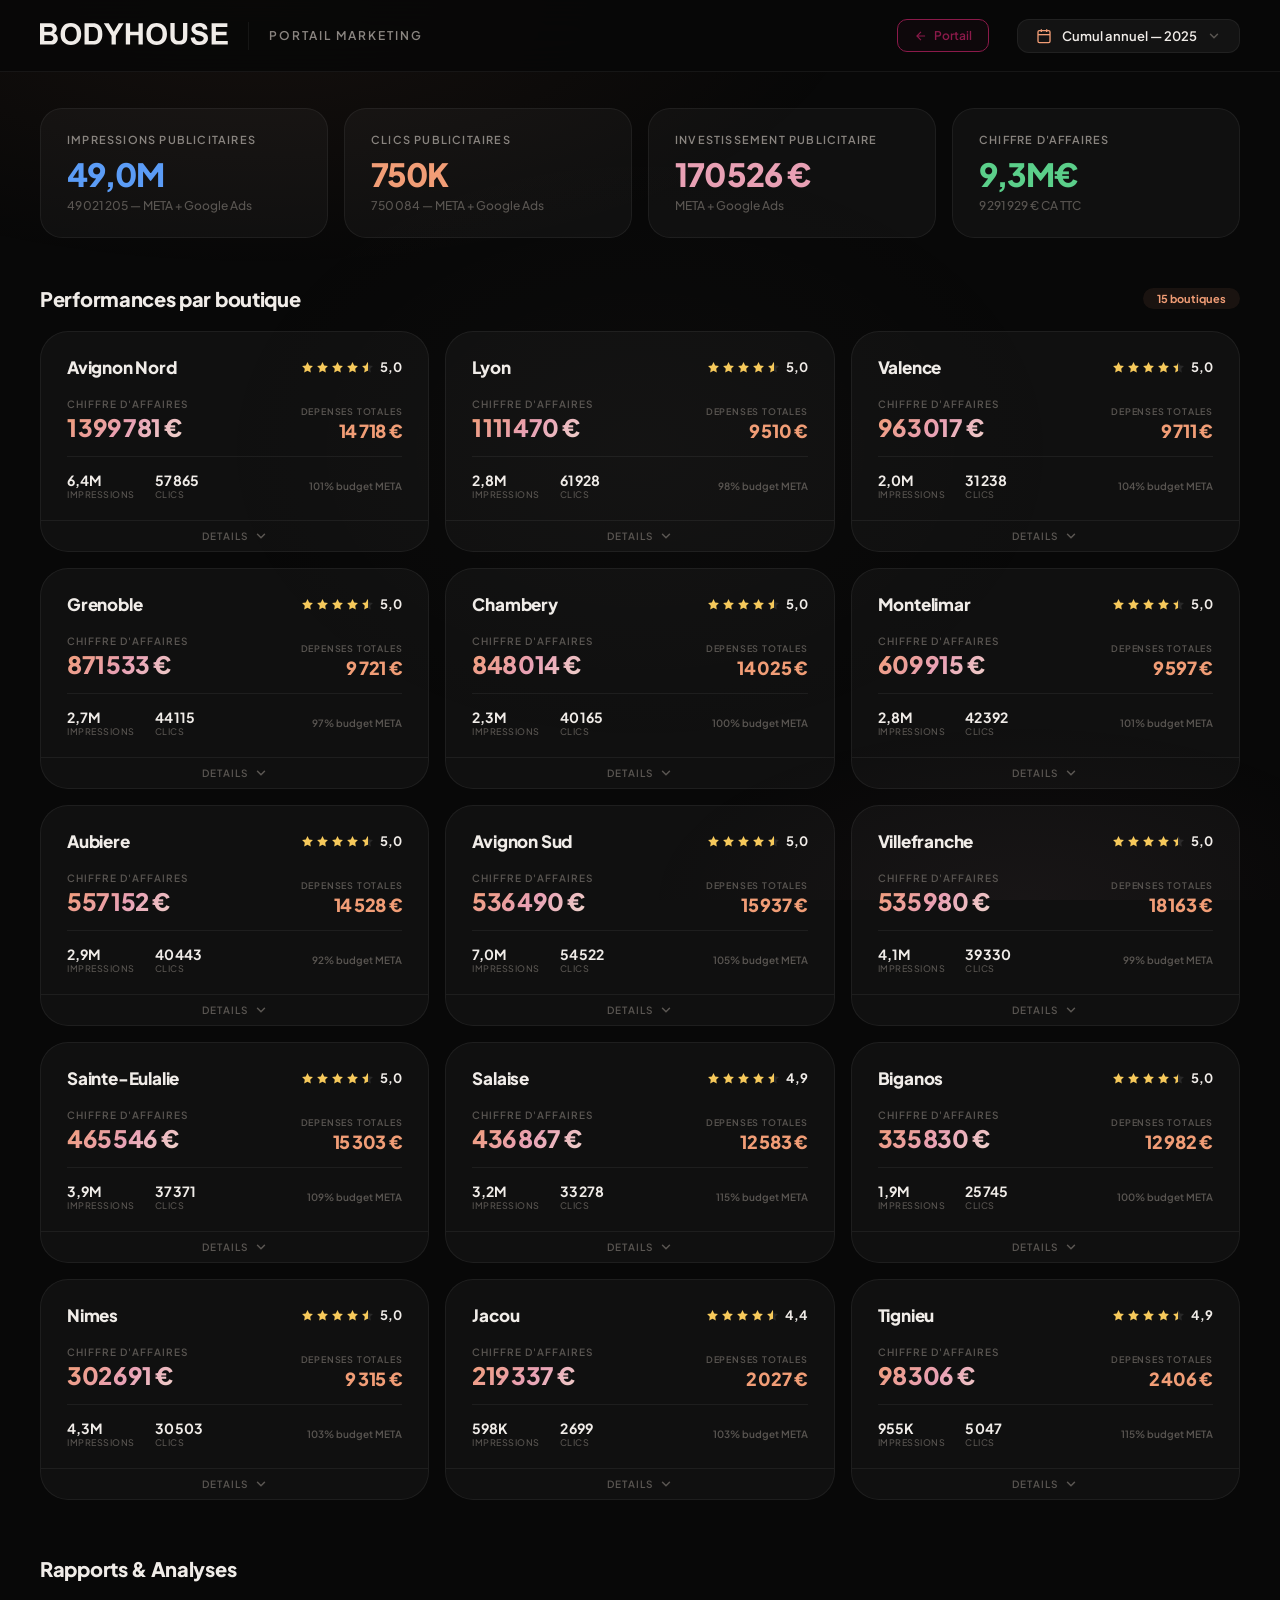
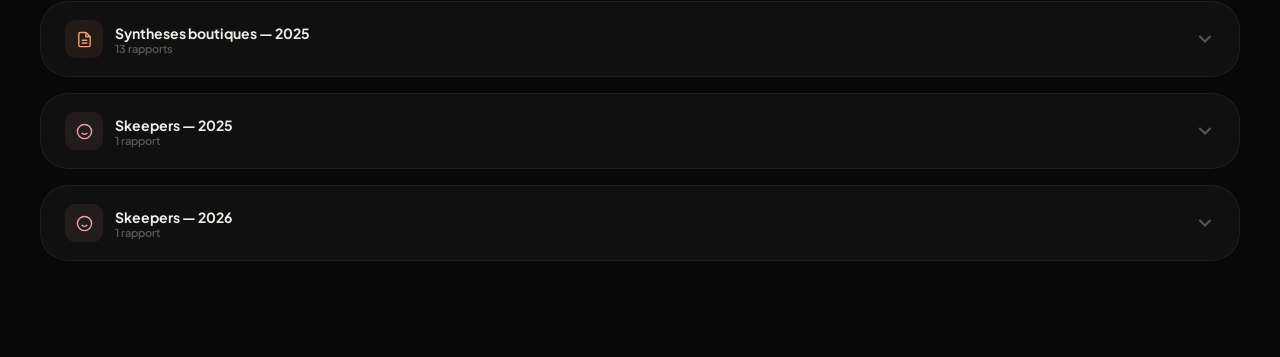
<file: index.html>
<!DOCTYPE html>
<html lang="fr">
<head>
    <meta charset="UTF-8">
    <meta name="viewport" content="width=device-width, initial-scale=1.0">
    <title>Body House — Portail Marketing</title>
    <link href="https://fonts.googleapis.com/css2?family=Plus+Jakarta+Sans:wght@300;400;500;600;700;800;900&display=swap" rel="stylesheet">
    <style>
        *, *::before, *::after { box-sizing: border-box; margin: 0; padding: 0; }

        :root {
            --bg-deep: #080808;
            --bg-primary: #0e0e0e;
            --bg-card: rgba(255,255,255,0.035);
            --bg-card-hover: rgba(255,255,255,0.055);
            --bg-card-inner: rgba(255,255,255,0.04);
            --coral: #F19D76;
            --coral-light: #f5b899;
            --coral-glow: rgba(241,157,118,0.15);
            --coral-soft: rgba(241,157,118,0.08);
            --beige: #f1dbcf;
            --beige-soft: rgba(241,219,207,0.08);
            --rose: #e8a0b4;
            --rose-soft: rgba(232,160,180,0.08);
            --text-primary: #f0ece8;
            --text-secondary: #8a8580;
            --text-tertiary: #5a5652;
            --border: rgba(255,255,255,0.06);
            --border-hover: rgba(241,157,118,0.25);
            --gradient-coral: linear-gradient(135deg, #F19D76 0%, #e87a4f 100%);
            --gradient-premium: linear-gradient(135deg, #F19D76 0%, #e8a0b4 50%, #f1dbcf 100%);
            --gradient-dark: linear-gradient(135deg, rgba(241,157,118,0.12) 0%, rgba(232,160,180,0.06) 100%);
            --shadow-glow: 0 0 40px rgba(241,157,118,0.08);
            --shadow-card: 0 4px 24px rgba(0,0,0,0.3);
            --radius: 16px;
            --radius-lg: 22px;
            --radius-xl: 28px;
            --meta-blue: #5b9cf6;
            --meta-soft: rgba(91,156,246,0.10);
            --google-yellow: #f6c95b;
            --google-soft: rgba(246,201,91,0.10);
            --gmb-green: #5bcf8a;
            --gmb-soft: rgba(91,207,138,0.10);
            --national-purple: #a78bfa;
            --national-soft: rgba(167,139,250,0.10);
            --ease: cubic-bezier(0.25, 0.46, 0.45, 0.94);
            --ease-spring: cubic-bezier(0.34, 1.56, 0.64, 1);
        }

        body {
            font-family: 'Plus Jakarta Sans', -apple-system, BlinkMacSystemFont, sans-serif;
            background: var(--bg-deep);
            color: var(--text-primary);
            min-height: 100vh;
            -webkit-font-smoothing: antialiased;
        }

        /* ═══ AMBIENT BACKGROUND ═══ */
        .page-bg {
            position: fixed;
            inset: 0;
            z-index: 0;
            pointer-events: none;
            background:
                radial-gradient(ellipse 80% 50% at 20% 0%, rgba(241,157,118,0.06) 0%, transparent 60%),
                radial-gradient(ellipse 60% 40% at 80% 100%, rgba(232,160,180,0.04) 0%, transparent 50%),
                radial-gradient(ellipse 50% 50% at 50% 50%, rgba(241,219,207,0.02) 0%, transparent 70%);
        }

        /* ═══ HEADER ═══ */
        .header {
            position: sticky;
            top: 0;
            z-index: 100;
            height: 72px;
            display: flex;
            align-items: center;
            justify-content: space-between;
            padding: 0 40px;
            background: rgba(8,8,8,0.85);
            backdrop-filter: blur(20px);
            -webkit-backdrop-filter: blur(20px);
            border-bottom: 1px solid var(--border);
        }
        .header-left { display: flex; align-items: center; gap: 20px; }

        .logo-bh svg { height: 22px; width: auto; }
        .logo-bh svg path { fill: var(--text-primary); }

        .logo-divider {
            width: 1px;
            height: 28px;
            background: var(--border);
        }
        .logo-label {
            font-size: 12px;
            font-weight: 600;
            color: var(--text-secondary);
            letter-spacing: 2px;
            text-transform: uppercase;
        }

        .header-right { display: flex; align-items: center; gap: 16px; }

        .year-toggle {
            display: flex;
            background: rgba(255,255,255,0.05);
            border-radius: 12px;
            padding: 3px;
            border: 1px solid var(--border);
        }
        .year-btn {
            padding: 8px 22px;
            border: none;
            border-radius: 10px;
            font-family: inherit;
            font-size: 13px;
            font-weight: 700;
            cursor: pointer;
            transition: all 0.3s var(--ease);
            background: transparent;
            color: var(--text-secondary);
        }
        .year-btn.active {
            background: var(--gradient-coral);
            color: #fff;
            box-shadow: 0 2px 16px rgba(241,157,118,0.35);
        }
        .year-btn:hover:not(.active) { color: var(--coral); }

        /* ═══ MAIN ═══ */
        .main {
            position: relative;
            z-index: 1;
            max-width: 1440px;
            margin: 0 auto;
            padding: 36px 40px 80px;
        }

        /* ═══ DATE PICKER ═══ */
        .dp-trigger {
            display: flex;
            align-items: center;
            gap: 10px;
            padding: 8px 18px;
            background: rgba(255,255,255,0.05);
            border: 1px solid var(--border);
            border-radius: 12px;
            cursor: pointer;
            transition: all 0.3s var(--ease);
            color: var(--text-primary);
            user-select: none;
        }
        .dp-trigger:hover { border-color: var(--border-hover); background: rgba(255,255,255,0.08); }
        .dp-trigger.open { border-color: var(--coral); box-shadow: 0 0 20px rgba(241,157,118,0.15); }
        .dp-icon { width: 16px; height: 16px; color: var(--coral); flex-shrink: 0; }
        .dp-label { font-size: 13px; font-weight: 600; white-space: nowrap; }
        .dp-chevron { width: 14px; height: 14px; color: var(--text-tertiary); transition: transform 0.3s var(--ease-spring); }
        .dp-trigger.open .dp-chevron { transform: rotate(180deg); }

        .cal-overlay {
            display: none;
            position: fixed;
            inset: 0;
            z-index: 200;
            background: rgba(0,0,0,0.5);
            backdrop-filter: blur(4px);
            -webkit-backdrop-filter: blur(4px);
        }
        .cal-overlay.show { display: block; }

        .cal-dropdown {
            display: none;
            position: fixed;
            top: 80px;
            right: 40px;
            z-index: 201;
            background: rgba(18,18,18,0.97);
            backdrop-filter: blur(40px);
            -webkit-backdrop-filter: blur(40px);
            border: 1px solid rgba(255,255,255,0.08);
            border-radius: var(--radius-xl);
            box-shadow: 0 24px 80px rgba(0,0,0,0.6), 0 0 60px rgba(241,157,118,0.06);
            overflow: hidden;
            flex-direction: row;
        }
        .cal-dropdown.show { display: flex; }
        .cal-dropdown.show { animation: calSlide 0.35s var(--ease); }
        @keyframes calSlide {
            from { opacity: 0; transform: translateY(-12px) scale(0.97); }
            to { opacity: 1; transform: translateY(0) scale(1); }
        }

        .cal-sidebar {
            width: 180px;
            padding: 20px 14px;
            border-right: 1px solid var(--border);
            display: flex;
            flex-direction: column;
            gap: 4px;
        }
        .cal-year-tabs {
            display: flex;
            gap: 4px;
            margin-bottom: 16px;
            background: rgba(255,255,255,0.04);
            border-radius: 10px;
            padding: 3px;
        }
        .cal-year-tab {
            flex: 1;
            padding: 7px 8px;
            border: none;
            border-radius: 8px;
            font-family: inherit;
            font-size: 12px;
            font-weight: 700;
            cursor: pointer;
            background: transparent;
            color: var(--text-secondary);
            transition: all 0.25s;
        }
        .cal-year-tab.active { background: var(--gradient-coral); color: #fff; }
        .cal-year-tab:hover:not(.active) { color: var(--coral); }

        .cal-preset-label {
            font-size: 9px;
            font-weight: 600;
            color: var(--text-tertiary);
            text-transform: uppercase;
            letter-spacing: 1px;
            padding: 8px 10px 4px;
        }
        .cal-preset {
            padding: 9px 12px;
            border-radius: 10px;
            font-size: 12px;
            font-weight: 600;
            color: var(--text-secondary);
            cursor: pointer;
            transition: all 0.2s;
        }
        .cal-preset:hover { background: rgba(255,255,255,0.05); color: var(--text-primary); }
        .cal-preset.active { background: var(--coral-soft); color: var(--coral); }

        .cal-main {
            padding: 20px 24px 24px;
            min-width: 520px;
        }
        .cal-nav {
            display: flex;
            align-items: center;
            justify-content: space-between;
            margin-bottom: 20px;
        }
        .cal-nav-btn {
            width: 34px; height: 34px;
            border-radius: 10px;
            border: 1px solid var(--border);
            background: transparent;
            color: var(--text-secondary);
            cursor: pointer;
            display: flex; align-items: center; justify-content: center;
            transition: all 0.2s;
        }
        .cal-nav-btn:hover { background: rgba(255,255,255,0.06); color: var(--coral); border-color: var(--border-hover); }
        .cal-nav-btn svg { width: 16px; height: 16px; }
        .cal-nav-title { font-size: 15px; font-weight: 800; letter-spacing: -0.2px; }

        .cal-months { display: flex; gap: 28px; }
        .cal-month { flex: 1; }
        .cal-month-title {
            font-size: 11px;
            font-weight: 700;
            color: var(--text-secondary);
            text-transform: uppercase;
            letter-spacing: 1px;
            margin-bottom: 12px;
            text-align: center;
        }
        .cal-weekdays {
            display: grid;
            grid-template-columns: repeat(7, 1fr);
            gap: 2px;
            margin-bottom: 6px;
        }
        .cal-wd {
            text-align: center;
            font-size: 10px;
            font-weight: 600;
            color: var(--text-tertiary);
            padding: 4px 0;
        }
        .cal-days {
            display: grid;
            grid-template-columns: repeat(7, 1fr);
            gap: 2px;
        }
        .cal-day {
            text-align: center;
            padding: 7px 2px;
            border-radius: 8px;
            font-size: 12px;
            font-weight: 500;
            color: var(--text-secondary);
            cursor: pointer;
            transition: all 0.12s;
            min-width: 32px;
        }
        .cal-day:hover { background: rgba(255,255,255,0.07); color: var(--text-primary); }
        .cal-day.empty { visibility: hidden; pointer-events: none; }
        .cal-day.today { color: var(--coral); font-weight: 700; box-shadow: inset 0 -2px 0 var(--coral); }
        .cal-day.selected, .cal-day.range-start, .cal-day.range-end {
            background: var(--gradient-coral);
            color: #fff;
            font-weight: 700;
        }
        .cal-day.in-range {
            background: rgba(241,157,118,0.12);
            color: var(--coral-light);
            border-radius: 4px;
        }
        .cal-day.range-start { border-radius: 8px 4px 4px 8px; }
        .cal-day.range-end { border-radius: 4px 8px 8px 4px; }
        .cal-day.range-start.range-end { border-radius: 8px; }

        .cal-footer {
            display: flex;
            align-items: center;
            justify-content: space-between;
            padding: 16px 24px;
            border-top: 1px solid var(--border);
            margin-top: 16px;
        }
        .cal-selection-text {
            font-size: 13px;
            font-weight: 600;
            color: var(--coral);
        }
        .cal-apply-btn {
            padding: 8px 20px;
            border: none;
            border-radius: 10px;
            background: var(--gradient-coral);
            color: #fff;
            font-family: inherit;
            font-size: 12px;
            font-weight: 700;
            cursor: pointer;
            transition: all 0.25s;
        }
        .cal-apply-btn:hover { box-shadow: 0 4px 20px rgba(241,157,118,0.4); transform: translateY(-1px); }

        /* ═══ HERO KPI ═══ */
        .kpi-hero {
            display: grid;
            grid-template-columns: repeat(4, 1fr);
            gap: 16px;
            margin-bottom: 48px;
        }
        .kpi-card {
            position: relative;
            background: var(--bg-card);
            border: 1px solid var(--border);
            border-radius: var(--radius-lg);
            padding: 24px 26px;
            overflow: hidden;
            transition: all 0.35s var(--ease);
        }
        .kpi-card:hover {
            background: var(--bg-card-hover);
            border-color: var(--border-hover);
            transform: translateY(-3px);
            box-shadow: var(--shadow-glow);
        }
        .kpi-card::before {
            content: '';
            position: absolute;
            top: 0; left: 0; right: 0;
            height: 2px;
            opacity: 0;
            transition: opacity 0.35s var(--ease);
        }
        .kpi-card:hover::before { opacity: 1; }
        .kpi-card:nth-child(1)::before { background: var(--meta-blue); }
        .kpi-card:nth-child(2)::before { background: var(--coral); }
        .kpi-card:nth-child(3)::before { background: var(--rose); }
        .kpi-card:nth-child(4)::before { background: var(--gmb-green); }

        .kpi-label {
            font-size: 11px;
            font-weight: 600;
            color: var(--text-secondary);
            text-transform: uppercase;
            letter-spacing: 1.2px;
            margin-bottom: 12px;
        }
        .kpi-value {
            font-size: 32px;
            font-weight: 900;
            letter-spacing: -1px;
            line-height: 1;
        }
        .kpi-card:nth-child(1) .kpi-value { color: var(--meta-blue); }
        .kpi-card:nth-child(2) .kpi-value { color: var(--coral); }
        .kpi-card:nth-child(3) .kpi-value { color: var(--rose); }
        .kpi-card:nth-child(4) .kpi-value { color: var(--gmb-green); }

        .kpi-detail {
            font-size: 12px;
            color: var(--text-tertiary);
            margin-top: 8px;
            font-weight: 500;
        }

        /* ═══ SECTION HEADERS ═══ */
        .section-header {
            display: flex;
            align-items: center;
            justify-content: space-between;
            margin-bottom: 20px;
        }
        .section-title {
            font-size: 20px;
            font-weight: 800;
            letter-spacing: -0.3px;
        }
        .section-badge {
            font-size: 11px;
            font-weight: 700;
            background: var(--coral-soft);
            color: var(--coral);
            padding: 4px 14px;
            border-radius: 20px;
        }

        /* ═══ BOUTIQUES GRID ═══ */
        .boutiques-grid {
            display: grid;
            grid-template-columns: repeat(auto-fill, minmax(380px, 1fr));
            gap: 16px;
            margin-bottom: 56px;
            align-items: start;
        }

        .boutique-card {
            background: var(--bg-card);
            border: 1px solid var(--border);
            border-radius: var(--radius-xl);
            overflow: hidden;
            transition: all 0.35s var(--ease);
            cursor: pointer;
        }
        .boutique-card:hover {
            background: var(--bg-card-hover);
            border-color: var(--border-hover);
            box-shadow: var(--shadow-glow);
        }
        .boutique-card.expanded {
            border-color: rgba(241,157,118,0.2);
            box-shadow: 0 0 50px rgba(241,157,118,0.06);
        }
        .boutique-card.inactive {
            opacity: 0.35;
        }

        .card-top {
            padding: 24px 26px 20px;
        }
        .card-name-row {
            display: flex;
            align-items: center;
            justify-content: space-between;
            margin-bottom: 20px;
        }
        .card-name {
            font-size: 17px;
            font-weight: 800;
            letter-spacing: -0.2px;
        }
        .card-badge-inactive {
            font-size: 10px;
            font-weight: 600;
            background: rgba(255,255,255,0.06);
            color: var(--text-tertiary);
            padding: 3px 10px;
            border-radius: 8px;
        }

        .card-hero-row {
            display: flex;
            align-items: flex-end;
            justify-content: space-between;
            gap: 16px;
        }
        .card-ca-block {}
        .card-ca-label {
            font-size: 10px;
            font-weight: 600;
            color: var(--text-tertiary);
            text-transform: uppercase;
            letter-spacing: 1px;
            margin-bottom: 2px;
        }
        .card-ca-value {
            font-size: 24px;
            font-weight: 900;
            background: var(--gradient-premium);
            -webkit-background-clip: text;
            -webkit-text-fill-color: transparent;
            background-clip: text;
            letter-spacing: -0.5px;
        }

        .card-dep-block { text-align: right; }
        .card-dep-label {
            font-size: 9px;
            font-weight: 600;
            color: var(--text-tertiary);
            text-transform: uppercase;
            letter-spacing: 0.8px;
            margin-bottom: 2px;
        }
        .card-dep-value {
            font-size: 18px;
            font-weight: 800;
            color: var(--coral);
            letter-spacing: -0.3px;
        }

        .card-sub-row {
            display: flex;
            align-items: center;
            justify-content: space-between;
            margin-top: 14px;
            padding-top: 14px;
            border-top: 1px solid var(--border);
        }

        .card-stats-mini {
            display: flex;
            gap: 20px;
        }
        .mini-stat {}
        .mini-stat-val {
            font-size: 14px;
            font-weight: 700;
            color: var(--text-primary);
        }
        .mini-stat-label {
            font-size: 9px;
            font-weight: 500;
            color: var(--text-tertiary);
            text-transform: uppercase;
            letter-spacing: 0.5px;
        }

        /* GMB Stars */
        .gmb-rating {
            display: flex;
            align-items: center;
            gap: 6px;
        }
        .gmb-stars {
            display: flex;
            gap: 2px;
        }
        .gmb-stars svg {
            width: 13px;
            height: 13px;
        }
        .star-full { color: #f6c95b; }
        .star-half { color: #f6c95b; }
        .star-empty { color: rgba(255,255,255,0.1); }
        .gmb-note-val {
            font-size: 13px;
            font-weight: 700;
            color: var(--text-primary);
        }
        .gmb-note-label {
            font-size: 9px;
            font-weight: 500;
            color: var(--text-tertiary);
            text-transform: uppercase;
            letter-spacing: 0.5px;
        }

        /* Expand indicator */
        .card-expand-bar {
            display: flex;
            align-items: center;
            justify-content: center;
            padding: 8px;
            border-top: 1px solid var(--border);
            color: var(--text-tertiary);
            font-size: 10px;
            font-weight: 600;
            text-transform: uppercase;
            letter-spacing: 1px;
            gap: 6px;
            transition: color 0.3s;
        }
        .boutique-card:hover .card-expand-bar { color: var(--coral); }
        .card-expand-bar svg {
            width: 14px; height: 14px;
            transition: transform 0.35s var(--ease-spring);
        }
        .boutique-card.expanded .card-expand-bar svg {
            transform: rotate(180deg);
        }

        /* Expandable details */
        .card-details {
            max-height: 0;
            overflow: hidden;
            transition: max-height 0.45s var(--ease);
        }
        .card-details-inner {
            padding: 0 26px 24px;
            display: flex;
            flex-direction: column;
            gap: 12px;
        }

        /* Detail sections */
        .detail-section {
            background: var(--bg-card-inner);
            border-radius: 14px;
            padding: 16px 18px;
            border: 1px solid rgba(255,255,255,0.03);
        }
        .detail-section-title {
            font-size: 10px;
            font-weight: 700;
            text-transform: uppercase;
            letter-spacing: 1px;
            margin-bottom: 12px;
            display: flex;
            align-items: center;
            gap: 8px;
        }
        .detail-section-title .dot {
            width: 7px; height: 7px;
            border-radius: 50%;
        }
        .dot-meta { background: var(--meta-blue); }
        .dot-google { background: var(--google-yellow); }
        .dot-gmb { background: var(--gmb-green); }
        .dot-national { background: var(--national-purple); }
        .ds-meta .detail-section-title { color: var(--meta-blue); }
        .ds-google .detail-section-title { color: var(--google-yellow); }
        .ds-gmb .detail-section-title { color: var(--gmb-green); }
        .ds-national .detail-section-title { color: var(--national-purple); }

        /* National card styling */
        .boutique-card.national-card {
            border-color: rgba(167,139,250,0.2);
        }
        .boutique-card.national-card:hover {
            border-color: rgba(167,139,250,0.4);
            box-shadow: 0 0 40px rgba(167,139,250,0.08);
        }
        .national-badge {
            font-size: 10px;
            font-weight: 700;
            background: var(--national-soft);
            color: var(--national-purple);
            padding: 3px 10px;
            border-radius: 8px;
            text-transform: uppercase;
            letter-spacing: 0.5px;
        }
        .national-card .card-ca-value {
            background: linear-gradient(135deg, #a78bfa 0%, #818cf8 50%, #c084fc 100%);
            -webkit-background-clip: text;
            -webkit-text-fill-color: transparent;
            background-clip: text;
        }
        .national-card .card-dep-value { color: var(--national-purple); }

        .detail-grid {
            display: grid;
            grid-template-columns: repeat(2, 1fr);
            gap: 10px 16px;
        }
        .detail-grid.cols-3 { grid-template-columns: repeat(3, 1fr); }

        .detail-metric {}
        .dm-val {
            font-size: 15px;
            font-weight: 700;
        }
        .dm-label {
            font-size: 10px;
            color: var(--text-tertiary);
            font-weight: 500;
        }

        /* Budget progress */
        .budget-row {
            display: flex;
            align-items: center;
            gap: 12px;
            margin-top: 10px;
        }
        .budget-bar-bg {
            flex: 1;
            height: 5px;
            background: rgba(255,255,255,0.06);
            border-radius: 5px;
            overflow: hidden;
        }
        .budget-bar-fill {
            height: 100%;
            border-radius: 5px;
            transition: width 0.6s var(--ease);
        }
        .fill-ok { background: var(--gmb-green); }
        .fill-warn { background: var(--coral); }
        .fill-over { background: #ef5350; }
        .budget-text {
            font-size: 10px;
            font-weight: 600;
            color: var(--text-tertiary);
            white-space: nowrap;
        }

        /* Site web footer */
        .detail-footer {
            display: flex;
            gap: 20px;
            padding-top: 8px;
        }
        .df-item {}
        .df-val { font-size: 14px; font-weight: 700; }
        .df-label { font-size: 9px; color: var(--text-tertiary); font-weight: 500; text-transform: uppercase; letter-spacing: 0.5px; }

        /* ═══ RAPPORTS DROPDOWN ═══ */
        .rapports-section { margin-top: 8px; }

        .rapports-dropdown {
            background: var(--bg-card);
            border: 1px solid var(--border);
            border-radius: var(--radius-xl);
            overflow: hidden;
            margin-bottom: 16px;
            transition: all 0.35s var(--ease);
        }
        .rapports-dropdown:hover {
            border-color: var(--border-hover);
        }
        .rapports-dropdown-header {
            display: flex;
            align-items: center;
            justify-content: space-between;
            padding: 18px 24px;
            cursor: pointer;
            user-select: none;
            transition: background 0.25s;
        }
        .rapports-dropdown-header:hover {
            background: var(--bg-card-hover);
        }
        .rdh-left {
            display: flex;
            align-items: center;
            gap: 12px;
        }
        .rdh-icon {
            width: 38px; height: 38px;
            border-radius: 10px;
            display: flex; align-items: center; justify-content: center;
            flex-shrink: 0;
        }
        .rdh-icon svg { width: 17px; height: 17px; }
        .rdh-icon-synth { background: var(--coral-soft); color: var(--coral); }
        .rdh-icon-skeepers { background: var(--rose-soft); color: var(--rose); }
        .rdh-title {
            font-size: 14px;
            font-weight: 700;
        }
        .rdh-count {
            font-size: 11px;
            font-weight: 600;
            color: var(--text-tertiary);
        }
        .rdh-chevron {
            width: 20px; height: 20px;
            color: var(--text-tertiary);
            transition: transform 0.35s var(--ease-spring);
        }
        .rapports-dropdown.open .rdh-chevron {
            transform: rotate(180deg);
        }
        .rapports-dropdown-body {
            max-height: 0;
            overflow: hidden;
            transition: max-height 0.45s var(--ease);
        }
        .rapports-dropdown-body-inner {
            padding: 0 24px 20px;
        }

        .rapports-grid {
            display: grid;
            grid-template-columns: repeat(auto-fill, minmax(260px, 1fr));
            gap: 10px;
        }
        .rapport-link {
            display: flex;
            align-items: center;
            gap: 14px;
            padding: 14px 16px;
            background: var(--bg-card-inner);
            border: 1px solid rgba(255,255,255,0.03);
            border-radius: 14px;
            text-decoration: none;
            color: var(--text-primary);
            transition: all 0.25s var(--ease);
        }
        .rapport-link:hover {
            background: var(--bg-card-hover);
            border-color: var(--border-hover);
            transform: translateY(-2px);
            box-shadow: var(--shadow-glow);
        }
        .rapport-icon {
            width: 34px; height: 34px;
            border-radius: 8px;
            display: flex; align-items: center; justify-content: center;
            flex-shrink: 0;
        }
        .rapport-icon svg { width: 15px; height: 15px; }
        .ri-synth { background: var(--coral-soft); color: var(--coral); }
        .ri-skeepers { background: var(--rose-soft); color: var(--rose); }
        .rapport-text {}
        .rapport-label { font-size: 13px; font-weight: 600; }
        .rapport-sub { font-size: 11px; color: var(--text-tertiary); font-weight: 500; }

        /* ═══ RESPONSIVE ═══ */
        @media (max-width: 1100px) {
            .kpi-hero { grid-template-columns: repeat(2, 1fr); }
        }
        @media (max-width: 900px) {
            .header { padding: 0 20px; }
            .main { padding: 24px 20px 60px; }
            .boutiques-grid { grid-template-columns: 1fr; }
        }
        @media (max-width: 768px) {
            .cal-dropdown { right: 10px; left: 10px; flex-direction: column; }
            .cal-sidebar { width: auto; border-right: none; border-bottom: 1px solid var(--border); flex-direction: row; flex-wrap: wrap; padding: 12px; gap: 6px; }
            .cal-year-tabs { margin-bottom: 0; }
            .cal-preset-label { display: none; }
            .cal-preset { padding: 6px 10px; font-size: 11px; }
            .cal-main { min-width: auto; padding: 16px; }
            .cal-months { flex-direction: column; gap: 20px; }
            .cal-day { padding: 6px 1px; font-size: 11px; min-width: 28px; }
        }
        @media (max-width: 640px) {
            .header { height: 60px; padding: 0 16px; }
            .main { padding: 20px 16px 40px; }
            .kpi-hero { grid-template-columns: 1fr 1fr; gap: 10px; }
            .kpi-value { font-size: 24px; }
            .kpi-card { padding: 18px 20px; border-radius: 16px; }
            .logo-label { display: none; }
            .logo-divider { display: none; }
            .rapports-grid { grid-template-columns: 1fr; }
            .year-btn { padding: 6px 14px; font-size: 12px; }
            .period-pills { overflow-x: auto; -webkit-overflow-scrolling: touch; }
            .month-pill { padding: 6px 10px; font-size: 11px; }
            .period-bar { gap: 6px; }
        }

        /* ═══ SCROLLBAR ═══ */
        ::-webkit-scrollbar { width: 6px; }
        ::-webkit-scrollbar-track { background: transparent; }
        ::-webkit-scrollbar-thumb { background: rgba(255,255,255,0.1); border-radius: 3px; }
        ::-webkit-scrollbar-thumb:hover { background: rgba(255,255,255,0.15); }
    </style>
</head>
<body>

<div class="page-bg"></div>

<!-- HEADER -->
<header class="header">
    <div class="header-left">
        <div class="logo-bh">
            <svg viewBox="0 0 231 27" fill="none" xmlns="http://www.w3.org/2000/svg">
                <path d="M0 0.449219H10.4278C12.4884 0.449219 14.037 0.536638 15.0486 0.711476C16.0601 0.886314 16.9718 1.23599 17.771 1.78548C18.5703 2.33497 19.2447 3.0593 19.7692 3.97096C20.3062 4.88261 20.5685 5.89418 20.5685 7.01814C20.5685 8.242 20.2438 9.36596 19.5819 10.3775C18.92 11.4016 18.0333 12.1634 16.8969 12.6754C18.4829 13.1375 19.7068 13.9242 20.5685 15.0482C21.4177 16.1597 21.8548 17.471 21.8548 18.9821C21.8548 20.1685 21.58 21.3174 21.0305 22.4414C20.481 23.5653 19.7192 24.452 18.7701 25.1264C17.821 25.8007 16.6346 26.2129 15.2359 26.3627C14.3617 26.4626 12.2387 26.5126 8.87928 26.5376H0V0.449219ZM5.27012 4.78271V10.8146H8.71693C10.765 10.8146 12.0389 10.7896 12.5384 10.7272C13.4376 10.6148 14.1494 10.3026 14.6614 9.79057C15.1734 9.27854 15.4357 8.59168 15.4357 7.75495C15.4357 6.91823 15.2109 6.29381 14.7738 5.78178C14.3242 5.28224 13.6623 4.97003 12.7882 4.87013C12.2636 4.80768 10.765 4.78271 8.29232 4.78271H5.27012ZM5.27012 15.1606V22.1416H10.1406C12.0389 22.1416 13.2377 22.0917 13.7498 21.9793C14.5365 21.8419 15.1734 21.4922 15.6605 20.9427C16.1475 20.3933 16.3973 19.6564 16.3973 18.7198C16.3973 17.933 16.21 17.2711 15.8228 16.7217C15.4357 16.1722 14.8987 15.7725 14.1744 15.5228C13.4625 15.273 11.9015 15.1481 9.5037 15.1481H5.24514L5.27012 15.1606Z" fill="currentColor"/>
                <path d="M25.2391 13.6499C25.2391 10.9898 25.6387 8.76688 26.438 6.95606C27.0249 5.63228 27.8367 4.43339 28.8607 3.37188C29.8848 2.32285 31.0087 1.53608 32.2326 1.02405C33.8561 0.349676 35.7294 0 37.8524 0C41.6988 0 44.771 1.1864 47.0814 3.57169C49.3917 5.95698 50.5406 9.26642 50.5406 13.525C50.5406 17.7835 49.3917 21.0305 47.1063 23.4158C44.8209 25.8011 41.7488 26.9875 37.9273 26.9875C34.1059 26.9875 30.9588 25.8011 28.6734 23.4408C26.388 21.068 25.2391 17.8085 25.2391 13.6623M30.6591 13.475C30.6591 16.4348 31.3459 18.6702 32.7072 20.1938C34.0684 21.7174 35.8043 22.4792 37.9024 22.4792C40.0004 22.4792 41.7238 21.7174 43.0726 20.2063C44.4213 18.6952 45.0957 16.4223 45.0957 13.4001C45.0957 10.3779 44.4463 8.17992 43.135 6.70629C41.8237 5.23265 40.0878 4.49584 37.9148 4.49584C35.7419 4.49584 33.9935 5.24514 32.6697 6.73127C31.3459 8.21739 30.6715 10.4653 30.6715 13.4625" fill="currentColor"/>
                <path d="M54.6369 0.449219H64.2655C66.4385 0.449219 68.0869 0.611568 69.2359 0.948756C70.772 1.39834 72.0832 2.1976 73.1697 3.34654C74.2562 4.49547 75.093 5.90667 75.6674 7.56763C76.2419 9.24108 76.5166 11.2892 76.5166 13.7369C76.5166 15.8849 76.2544 17.7332 75.7174 19.2943C75.068 21.1925 74.1313 22.7286 72.92 23.9025C72.0083 24.7892 70.772 25.4885 69.2234 25.9881C68.062 26.3502 66.5009 26.5376 64.5652 26.5376H54.6494V0.449219H54.6369ZM59.907 4.85764V22.1416H63.8409C65.3145 22.1416 66.376 22.0542 67.0254 21.8919C67.8746 21.6796 68.5865 21.3174 69.1485 20.8054C69.7104 20.2933 70.1725 19.4566 70.5222 18.2827C70.8844 17.1088 71.0592 15.5228 71.0592 13.4996C71.0592 11.4765 70.8844 9.94043 70.5222 8.85394C70.16 7.77993 69.673 6.93072 69.0236 6.33127C68.3867 5.73183 67.5749 5.31971 66.5883 5.10741C65.8515 4.94506 64.4153 4.85764 62.2673 4.85764H59.907Z" fill="currentColor"/>
                <path d="M87.8311 26.5376V15.5602L78.2774 0.449219H84.4467L90.591 10.7647L96.6105 0.449219H102.68L93.0762 15.5852V26.5376H87.8311Z" fill="currentColor"/>
                <path d="M105.315 26.5376V0.449219H110.573V10.7147H120.901V0.449219H126.171V26.5376H120.901V15.1231H110.573V26.5376H105.315Z" fill="currentColor"/>
                <path d="M130.542 13.6499C130.542 10.9898 130.941 8.76688 131.728 6.95606C132.328 5.63228 133.127 4.43339 134.163 3.37188C135.187 2.32285 136.311 1.53608 137.535 1.02405C139.171 0.349676 141.044 0 143.167 0C147.014 0 150.086 1.1864 152.396 3.57169C154.707 5.95698 155.856 9.26642 155.856 13.525C155.856 17.7835 154.707 21.0305 152.421 23.4158C150.136 25.8011 147.064 26.9875 143.242 26.9875C139.421 26.9875 136.274 25.8011 133.988 23.4408C131.703 21.068 130.554 17.8085 130.554 13.6623M135.974 13.475C135.974 16.4348 136.661 18.6702 138.022 20.1938C139.383 21.7174 141.119 22.4792 143.217 22.4792C145.315 22.4792 147.039 21.7174 148.388 20.2063C149.736 18.6952 150.411 16.4223 150.411 13.4001C150.411 10.3779 149.749 8.17992 148.438 6.70629C147.126 5.23265 145.39 4.49584 143.217 4.49584C141.044 4.49584 139.296 5.24514 137.972 6.73127C136.649 8.21739 135.974 10.4653 135.974 13.4625" fill="currentColor"/>
                <path d="M160 0H165.27V14.1369C165.27 16.3723 165.333 17.8335 165.47 18.4954C165.695 19.5569 166.232 20.4186 167.081 21.068C167.93 21.7174 169.092 22.0421 170.565 22.0421C172.039 22.0421 173.188 21.7424 173.95 21.1304C174.711 20.5185 175.161 19.7692 175.323 18.8825C175.473 17.9958 175.548 16.5097 175.548 14.4491V0H180.818V13.6998C180.818 16.8344 180.681 19.0449 180.394 20.3312C180.106 21.63 179.582 22.7165 178.82 23.6031C178.058 24.4898 177.034 25.2017 175.748 25.7262C174.462 26.2507 172.788 26.5129 170.728 26.5129C168.242 26.5129 166.344 26.2257 165.058 25.6512C163.772 25.0768 162.747 24.3275 162.011 23.4033C161.261 22.4792 160.774 21.5176 160.537 20.506C160.2 19.0074 160.025 16.8094 160.025 13.8871V0H160Z" fill="currentColor"/>
                <path d="M184.954 18.0458L190.074 17.5463C190.386 19.2697 191.011 20.531 191.947 21.3427C192.896 22.1545 194.158 22.5541 195.769 22.5541C197.467 22.5541 198.741 22.192 199.603 21.4801C200.464 20.7683 200.889 19.9191 200.889 18.9574C200.889 18.3455 200.702 17.821 200.352 17.3839C199.99 16.9468 199.353 16.5722 198.454 16.2599C197.842 16.0476 196.431 15.673 194.233 15.1235C191.41 14.4241 189.425 13.5624 188.288 12.5384C186.69 11.1022 185.89 9.35384 185.89 7.29325C185.89 5.96947 186.265 4.72063 187.014 3.5592C187.764 2.39778 188.85 1.52359 190.274 0.911656C191.698 0.312211 193.409 0 195.407 0C198.679 0 201.151 0.724329 202.8 2.14801C204.461 3.58418 205.322 5.5074 205.41 7.89269L200.14 8.12997C199.915 6.79371 199.428 5.81961 198.691 5.23266C197.954 4.6457 196.843 4.35846 195.357 4.35846C193.871 4.35846 192.634 4.67068 191.76 5.30759C191.198 5.70722 190.923 6.25671 190.923 6.93108C190.923 7.54302 191.186 8.08002 191.71 8.51711C192.372 9.07909 193.983 9.65356 196.556 10.2655C199.116 10.8649 201.014 11.5019 202.238 12.1388C203.462 12.7882 204.423 13.6748 205.123 14.7863C205.822 15.8978 206.159 17.2965 206.159 18.945C206.159 20.4436 205.747 21.8423 204.91 23.1411C204.086 24.4399 202.9 25.414 201.389 26.0509C199.865 26.6878 197.979 27 195.706 27C192.409 27 189.874 26.2382 188.101 24.7146C186.328 23.191 185.279 20.9681 184.929 18.0458" fill="currentColor"/>
                <path d="M210.605 26.5376V0.449219H229.95V4.85764H215.875V10.6398H228.976V15.0357H215.875V22.1416H230.449V26.5376H210.605Z" fill="currentColor"/>
            </svg>
        </div>
        <div class="logo-divider"></div>
        <div class="logo-label">Portail Marketing</div>
    </div>
    <div class="header-right">
        <a href="gateway.html" style="display:flex;align-items:center;gap:6px;font-size:12px;color:#8B1A4A;text-decoration:none;padding:8px 16px;border:1.5px solid #8B1A4A;border-radius:10px;transition:all .25s;margin-right:12px;font-weight:600;background:rgba(139,26,74,0.05)" onmouseover="this.style.background='#8B1A4A';this.style.color='#fff'" onmouseout="this.style.background='rgba(139,26,74,0.05)';this.style.color='#8B1A4A'"><svg viewBox="0 0 24 24" fill="none" stroke="currentColor" stroke-width="2" width="14" height="14"><path d="M19 12H5M12 19l-7-7 7-7"/></svg>Portail</a>
        <div class="dp-trigger" id="dpTrigger" onclick="toggleCalendar()">
            <svg class="dp-icon" viewBox="0 0 24 24" fill="none" stroke="currentColor" stroke-width="2"><rect x="3" y="4" width="18" height="18" rx="2"/><line x1="16" y1="2" x2="16" y2="6"/><line x1="8" y1="2" x2="8" y2="6"/><line x1="3" y1="10" x2="21" y2="10"/></svg>
            <span class="dp-label" id="dpLabel">Cumul annuel — 2025</span>
            <svg class="dp-chevron" viewBox="0 0 24 24" fill="none" stroke="currentColor" stroke-width="2.5" stroke-linecap="round"><polyline points="6 9 12 15 18 9"/></svg>
        </div>
    </div>
</header>

<!-- LOADER -->
<div id="dataLoader" style="display:none;position:fixed;inset:0;z-index:9999;background:rgba(8,8,8,0.85);backdrop-filter:blur(8px);display:flex;align-items:center;justify-content:center;flex-direction:column;gap:16px">
    <div style="width:40px;height:40px;border:3px solid rgba(241,157,118,0.2);border-top-color:#F19D76;border-radius:50%;animation:spin .8s linear infinite"></div>
    <div style="color:rgba(255,255,255,0.6);font-size:13px;letter-spacing:0.5px">Chargement des donnees...</div>
</div>
<style>@keyframes spin{to{transform:rotate(360deg)}}</style>

<!-- MAIN -->
<main class="main">

    <!-- CALENDAR DROPDOWN -->
<div class="cal-overlay" id="calOverlay" onclick="closeCalendar()"></div>
<div class="cal-dropdown" id="calDropdown">
    <div class="cal-sidebar">
        <div class="cal-year-tabs">
            <button class="cal-year-tab active" onclick="calSwitchYear('2025')">2025</button>
            <button class="cal-year-tab" onclick="calSwitchYear('2026')">2026</button>
        </div>
        <div class="cal-preset-label">Periodes</div>
        <div class="cal-preset active" onclick="calPreset('annual')">Cumul annuel</div>
        <div class="cal-preset" onclick="calPreset('t1')">Trimestre 1</div>
        <div class="cal-preset" onclick="calPreset('t2')">Trimestre 2</div>
        <div class="cal-preset" onclick="calPreset('t3')">Trimestre 3</div>
        <div class="cal-preset" onclick="calPreset('t4')">Trimestre 4</div>
        <div class="cal-preset-label">Semestres</div>
        <div class="cal-preset" onclick="calPreset('s1')">Semestre 1</div>
        <div class="cal-preset" onclick="calPreset('s2')">Semestre 2</div>
    </div>
    <div class="cal-main">
        <div class="cal-nav">
            <button class="cal-nav-btn" onclick="calNav(-2)"><svg viewBox="0 0 24 24" fill="none" stroke="currentColor" stroke-width="2.5" stroke-linecap="round"><polyline points="15 18 9 12 15 6"/></svg></button>
            <div class="cal-nav-title" id="calNavTitle"></div>
            <button class="cal-nav-btn" onclick="calNav(2)"><svg viewBox="0 0 24 24" fill="none" stroke="currentColor" stroke-width="2.5" stroke-linecap="round"><polyline points="9 18 15 12 9 6"/></svg></button>
        </div>
        <div class="cal-months" id="calMonths"></div>
        <div class="cal-footer">
            <div class="cal-selection-text" id="calSelText">Cumul annuel — 2025</div>
            <button class="cal-apply-btn" onclick="calApply()">Appliquer</button>
        </div>
    </div>
</div>

    <!-- KPI HERO -->
    <div class="kpi-hero" id="kpiHero"></div>

    <!-- BOUTIQUES -->
    <div class="section-header">
        <div class="section-title">Performances par boutique</div>
        <span class="section-badge" id="boutiqueCount">15 boutiques</span>
    </div>
    <div class="boutiques-grid" id="boutiquesGrid"></div>

    <!-- RAPPORTS -->
    <div class="rapports-section">
        <div class="section-header">
            <div class="section-title">Rapports & Analyses</div>
        </div>

        <div class="rapports-dropdown" onclick="toggleDropdown(this)">
            <div class="rapports-dropdown-header">
                <div class="rdh-left">
                    <div class="rdh-icon rdh-icon-synth"><svg viewBox="0 0 24 24" fill="none" stroke="currentColor" stroke-width="2"><path d="M14 2H6a2 2 0 0 0-2 2v16a2 2 0 0 0 2 2h12a2 2 0 0 0 2-2V8z"/><polyline points="14 2 14 8 20 8"/><line x1="16" y1="13" x2="8" y2="13"/><line x1="16" y1="17" x2="8" y2="17"/></svg></div>
                    <div><div class="rdh-title">Syntheses boutiques — 2025</div><div class="rdh-count">13 rapports</div></div>
                </div>
                <svg class="rdh-chevron" viewBox="0 0 24 24" fill="none" stroke="currentColor" stroke-width="2.5" stroke-linecap="round"><polyline points="6 9 12 15 18 9"/></svg>
            </div>
            <div class="rapports-dropdown-body">
                <div class="rapports-dropdown-body-inner">
                    <div class="rapports-grid" id="rapportsSynthGrid"></div>
                </div>
            </div>
        </div>

        <div class="rapports-dropdown" onclick="toggleDropdown(this)">
            <div class="rapports-dropdown-header">
                <div class="rdh-left">
                    <div class="rdh-icon rdh-icon-skeepers"><svg viewBox="0 0 24 24" fill="none" stroke="currentColor" stroke-width="2"><circle cx="12" cy="12" r="10"/><path d="M8 14s1.5 2 4 2 4-2 4-2"/><line x1="9" y1="9" x2="9.01" y2="9"/><line x1="15" y1="9" x2="15.01" y2="9"/></svg></div>
                    <div><div class="rdh-title">Skeepers — 2025</div><div class="rdh-count">1 rapport</div></div>
                </div>
                <svg class="rdh-chevron" viewBox="0 0 24 24" fill="none" stroke="currentColor" stroke-width="2.5" stroke-linecap="round"><polyline points="6 9 12 15 18 9"/></svg>
            </div>
            <div class="rapports-dropdown-body">
                <div class="rapports-dropdown-body-inner">
                    <div class="rapports-grid" id="rapportsSkeepersGrid"></div>
                </div>
            </div>
        </div>

        <div class="rapports-dropdown" onclick="toggleDropdown(this)">
            <div class="rapports-dropdown-header">
                <div class="rdh-left">
                    <div class="rdh-icon rdh-icon-skeepers"><svg viewBox="0 0 24 24" fill="none" stroke="currentColor" stroke-width="2"><circle cx="12" cy="12" r="10"/><path d="M8 14s1.5 2 4 2 4-2 4-2"/><line x1="9" y1="9" x2="9.01" y2="9"/><line x1="15" y1="9" x2="15.01" y2="9"/></svg></div>
                    <div><div class="rdh-title">Skeepers — 2026</div><div class="rdh-count">1 rapport</div></div>
                </div>
                <svg class="rdh-chevron" viewBox="0 0 24 24" fill="none" stroke="currentColor" stroke-width="2.5" stroke-linecap="round"><polyline points="6 9 12 15 18 9"/></svg>
            </div>
            <div class="rapports-dropdown-body">
                <div class="rapports-dropdown-body-inner">
                    <div class="rapports-grid" id="rapportsSkeepers2026Grid"></div>
                </div>
            </div>
        </div>
    </div>

</main>


<script>
let DATA_DAILY = {
"2025":{
"Avignon Nord":{
meta_imp:[[0,26415,40950,39975,40594,36610,30619,29125,28131,30563,32434,35925,32665,30011,29724,29020,31786,33689,37642,35062,31270,33019,29945,32422,33516,35540,33969,30696,29820,24386,0],[0,0,30430,42392,47010,49115,45646,49799,52201,46032,45018,43511,44468,43090,47457,52533,49366,49603,47327,42160,43993,45707,47603,44063,42598,33281,28655,0],[0,0,7399,18357,18707,17936,17463,17291,17495,17061,17920,19814,21862,22508,23634,26524,24738,23465,6134,1177,1179,1534,1640,1649,1420,1547,1145,1138,1201,1523,590],[0,0,0,4684,4758,5817,5054,5480,4578,5063,4817,4189,5765,4180,4969,4683,4392,4294,5389,4946,4360,4597,4849,4050,4419,4512,4042,3771,3642,3828],[0,0,0,0,0,0,0,17504,21509,21765,27728,27549,23000,24639,27670,25945,29289,33532,33519,26948,7,11750,41740,37287,40123,40142,36574,32224,31962,29266,0],[0,21035,15796,28932,29011,26646,25462,23352,25958,22207,22440,21330,17680,22347,26053,23604,27259,24664,23910,21304,21302,23196,23246,21069,19417,23375,19180,16029,17296,0],[6761,8659,8444,11397,15605,17400,18232,16780,16492,14066,8507,9893,12237,14832,15818,18768,17580,14058,13355,13111,16182,19451,16121,14090,12091,14205,14158,14898,13141,12240,17547],[16670,16664,18598,18175,15212,12801,12658,17141,12684,15700,15528,12672,14498,13578,13409,14148,13539,13194,13979,14691,14962,10489,10263,13742,11168,15130,14810,13903,10376,15309,674],[12645,14036,13728,13658,12438,13185,15076,13894,12799,12105,12709,11784,13234,13990,12006,11580,11691,11775,11529,12406,14384,11871,11858,11075,10773,12292,11934,13185,11025,0],[11366,12053,12360,13103,14298,12884,12765,11690,12049,11751,13191,13144,1049,0,0,10535,13835,15106,17249,13519,12131,14238,13278,13871,14909,16130,14600,13534,12483,11738,0],[7816,13265,10395,10152,9719,11853,9895,7159,0,0,0,10203,11822,12097,12557,14557,25140,26119,23981,22265,19672,20242,20467,18836,16533,15735,15114,13474,14846,0],[10237,19650,18102,17525,17833,18664,21944,20557,18706,17878,16795,16658,17924,20474,19506,18963,17796,18007,18917,21852,23690,24697,23618,24815,28115,27990,27402,32297,24261,21746,0]],
meta_clics:[[0,69,103,110,114,90,86,77,65,80,91,84,79,94,79,86,85,88,106,89,95,96,85,96,75,119,108,104,85,93,0],[0,0,155,173,154,133,127,161,157,144,103,128,108,141,127,143,148,129,129,130,129,152,140,131,108,107,97,0],[0,0,18,35,36,35,27,28,18,14,13,84,124,98,97,116,90,92,20,50,43,41,49,34,27,28,24,25,19,33,13],[0,0,0,554,474,554,507,476,464,423,439,365,331,362,387,420,333,278,292,340,361,376,309,297,279,207,270,268,267,219],[0,0,0,0,0,0,0,203,182,158,170,119,129,141,123,104,119,137,124,128,0,50,141,175,145,124,153,120,117,122,0],[0,66,52,95,95,134,101,103,140,91,125,97,97,131,121,91,101,119,98,100,104,102,98,83,98,102,86,59,76,0],[49,68,50,57,51,75,77,62,57,58,58,53,62,76,72,72,66,92,109,86,83,96,107,72,80,94,69,83,51,159,300],[272,263,283,305,195,161,243,226,242,289,237,223,251,276,242,215,241,203,179,180,196,216,236,232,206,361,329,262,215,272,11],[173,168,191,208,174,201,235,192,185,200,213,195,202,207,213,180,234,193,194,224,215,173,192,204,184,224,182,183,156,0],[160,185,178,189,186,190,199,197,217,213,233,244,12,0,0,164,192,216,261,181,153,195,192,195,209,247,246,200,180,146,0],[157,225,191,197,179,287,200,137,0,0,0,192,244,261,252,295,554,483,506,438,436,441,359,376,323,261,277,224,270,0],[158,229,181,208,224,249,264,246,243,172,179,196,190,209,185,243,166,192,201,219,237,204,143,175,182,197,177,324,249,260,0]],
meta_eng:[[0,1,2,3,2,0,2,5,4,2,3,5,1,6,2,2,2,2,6,0,4,6,3,2,5,3,3,4,2,1,0],[0,0,17,15,12,8,6,4,5,4,3,1,7,5,1,4,8,11,4,10,3,6,8,3,0,0,1,0],[0,0,2,6,6,7,7,3,3,1,1,30,41,44,35,37,22,39,11,25,18,20,29,10,12,12,13,15,13,15,5],[0,0,0,17,16,11,14,15,12,10,12,8,11,10,10,12,8,7,5,10,7,9,11,9,4,4,5,7,12,7],[0,0,0,0,0,0,0,47,44,32,41,25,25,35,29,19,35,34,30,33,0,17,30,44,31,27,32,25,25,34,0],[0,10,7,19,18,24,25,12,34,14,16,17,22,23,20,11,23,21,21,22,24,17,23,16,20,21,11,14,21,0],[7,10,11,8,4,3,16,7,5,8,3,10,4,9,15,8,12,20,19,13,17,22,25,17,12,25,7,10,10,14,30],[34,23,55,33,20,24,41,39,45,52,43,41,34,34,33,37,27,32,13,23,36,32,34,40,30,56,56,52,29,57,2],[20,25,38,34,35,35,29,32,39,35,39,28,31,33,37,28,29,23,27,40,34,31,28,39,30,66,44,36,28,0],[27,33,33,26,31,34,44,29,40,45,45,47,3,0,0,24,36,29,37,19,21,18,28,36,41,28,46,31,20,21,0],[21,31,29,31,27,55,38,31,0,0,0,23,33,31,40,36,48,55,71,85,73,89,85,81,69,57,61,49,61,0],[22,56,44,48,61,60,58,55,42,47,62,50,38,56,37,52,38,51,45,45,65,43,41,43,34,35,30,46,42,43,0]],
meta_dep:[[0,20,27,28,31,29,28,28,27,27,29,30,29,28,28,28,26,29,30,28,27,27,27,27,27,29,28,26,25,23,0],[0,0,25,33,33,33,32,34,36,34,32,32,32,33,33,35,32,33,32,31,32,32,34,31,30,30,27,0],[0,0,9,17,19,18,19,19,20,19,19,27,33,34,35,38,35,35,9,4,4,4,4,4,3,4,3,3,4,4,1],[0,0,0,12,12,14,11,12,11,12,12,11,14,11,12,12,12,11,13,12,11,12,12,11,12,12,11,11,11,10],[0,0,0,0,0,0,0,28,36,37,38,37,36,33,36,39,35,39,35,33,0,16,42,45,45,41,42,43,36,35,0],[0,21,16,30,28,32,32,33,30,28,32,31,27,33,32,29,27,32,28,28,30,31,28,28,26,27,29,26,25,0],[10,14,13,15,15,16,14,14,14,17,14,14,13,13,14,14,14,14,16,13,13,13,12,13,11,13,13,12,11,13,18],[16,17,18,17,15,14,15,18,17,18,17,16,16,16,16,17,17,17,16,16,16,16,15,16,15,25,25,25,21,28,1],[21,25,25,25,24,25,27,24,24,23,25,23,26,25,24,23,24,23,25,25,26,24,24,23,23,25,23,24,20,0],[22,24,24,25,25,23,24,23,24,24,25,24,2,0,0,34,27,28,30,22,25,29,27,28,28,29,27,26,26,25,0],[24,27,23,24,24,26,23,16,0,0,0,28,27,29,29,31,64,70,69,63,63,69,68,68,66,66,66,68,69,0],[42,57,49,48,50,53,55,52,48,47,48,51,53,55,51,50,48,48,50,54,49,50,50,50,50,50,48,60,44,41,0]],
google_imp:[[192,373,725,508,567,594,441,415,546,507,369,373,435,459,479,469,416,460,380,351,560,451,484,406,509,397,437,444,495,424,339],[499,361,467,454,421,328,238,583,424,386,442,405,387,393,335,175,350,523,275,358,325,314,309,303,450,407,427,454],[496,404,232,347,539,293,293,352,357,315,369,242,560,282,357,476,436,400,142,58,126,165,182,98,49,75,290,85,133,53,150],[98,132,91,107,209,163,201,225,141,180,154,222,195,194,197,191,216,201,294,266,216,202,145,234,251,261,204,267,184,226],[199,275,224,236,44,0,0,148,177,216,322,305,382,315,548,640,426,353,804,621,434,369,712,503,388,635,550,460,567,484,337],[304,631,351,393,290,476,501,470,354,426,673,599,511,432,387,467,353,328,545,410,364,455,512,325,367,467,448,340,359,603],[218,171,219,302,177,220,162,191,210,221,235,172,269,257,205,250,176,221,254,209,268,195,277,270,146,212,179,336,207,271,141],[200,297,283,235,244,270,206,297,306,254,307,244,144,241,192,210,219,233,225,211,278,145,210,138,289,202,219,219,107,262,244],[390,197,225,275,207,313,295,233,255,197,196,187,203,294,279,233,248,188,142,164,236,243,126,80,124,132,106,37,283,123],[199,218,186,334,189,269,265,234,279,214,250,268,195,128,256,191,205,219,220,205,202,125,194,241,213,190,231,233,174,195,170],[226,192,278,249,185,243,240,244,307,227,187,167,283,191,180,294,195,249,201,133,270,197,196,240,194,190,234,197,194,336],[273,267,226,206,167,310,238,258,200,235,208,168,331,175,256,222,240,204,204,222,270,228,352,308,58,379,174,266,165,272,276]],
google_clics:[[47,92,190,120,161,124,111,104,134,137,114,72,121,112,113,119,110,103,86,73,106,113,94,79,101,77,108,120,117,106,117],[147,98,109,122,126,104,58,185,128,126,126,167,157,181,120,50,102,122,89,80,90,102,78,82,112,106,107,101],[102,84,35,72,109,68,66,93,98,75,83,44,142,79,77,98,88,68,24,23,27,38,36,28,17,13,49,23,50,11,49],[22,35,21,30,57,26,52,54,40,61,77,68,64,67,68,81,85,53,96,57,60,56,59,70,83,60,44,65,72,50],[49,79,72,58,17,0,0,29,43,47,66,73,64,82,100,102,92,54,123,117,82,56,123,90,62,117,83,91,92,89,62],[37,102,68,80,42,79,79,73,65,73,87,85,71,92,67,78,80,71,113,79,86,67,92,75,84,75,79,80,48,112],[56,49,59,68,60,48,56,58,60,46,65,36,51,50,52,48,70,55,61,53,61,52,70,52,47,55,45,62,53,57,49],[52,58,67,58,55,74,53,76,73,57,65,54,60,61,51,44,53,51,47,60,74,44,55,34,85,64,56,50,31,54,58],[86,57,51,62,46,63,63,65,51,58,42,26,44,45,45,38,42,35,37,49,47,46,33,28,41,31,21,6,39,18],[37,45,39,41,34,44,50,44,41,43,52,54,42,23,39,34,42,52,46,54,57,38,46,67,62,39,61,50,51,56,63],[70,69,70,59,58,65,66,63,91,76,70,51,62,65,39,80,58,64,43,40,63,58,52,50,57,46,64,53,43,81],[54,56,61,52,66,79,59,55,60,59,59,40,86,50,65,63,75,62,68,78,78,59,107,94,10,96,48,61,78,69,64]],
google_conv:[[0,1,1,2,2,2,1,3,6,1,0,0,3,0,1,1,0,1,2,0,3,0,1,0,2,0,1,3,2,1,2],[10,2,0,3,2,0,0,0,0,0,0,0,0,0,0,0,0,0,0,0,0,0,0,0,0,0,0,0],[0,0,0,0,0,0,0,0,0,0,0,0,0,0,0,0,0,0,0,0,0,0,0,0,0,0,0,0,0,0,0],[0,0,0,0,0,0,0,0,0,0,0,0,0,0,0,0,0,0,0,0,0,0,0,0,0,0,0,0,0,0],[0,0,0,0,0,0,0,0,0,0,0,0,0,0,1,0,0,0,0,0,0,0,0,0,1,0,0,0,0,5,2],[0,2,2,1,0,2,2,0,2,2,6,1,4,3,0,7,1,3,6,5,1,0,2,3,3,2,2,7,0,6],[0,5,1,3,2,1,6,3,0,1,3,1,2,1,3,2,4,1,5,2,4,0,3,3,1,1,2,5,2,2,3],[4,3,3,5,9,6,2,0,3,2,11,2,4,2,6,5,0,7,2,5,4,8,7,3,12,3,0,0,0,0,0],[0,0,0,0,0,0,0,0,0,0,0,0,0,0,0,0,0,0,0,0,0,0,0,0,0,0,0,0,0,0],[0,0,0,0,0,0,0,0,0,0,0,0,0,0,0,0,0,0,0,0,0,0,0,0,0,0,0,0,0,0,0],[0,0,0,0,0,0,0,0,0,0,0,0,0,0,0,0,0,0,0,0,0,0,0,0,0,0,0,0,0,0],[0,0,0,0,0,0,0,0,0,0,0,0,0,0,0,0,0,0,0,0,0,0,0,0,0,0,0,0,0,0,0]],
google_dep:[[13,21,64,39,45,32,31,29,30,32,35,21,29,33,33,36,30,31,27,21,30,46,33,28,28,29,33,29,31,29,24],[35,26,29,29,24,24,18,28,20,21,18,25,23,21,16,6,21,41,20,22,21,18,15,19,20,19,23,25],[23,20,8,19,39,23,20,24,20,18,15,10,34,24,18,24,19,20,9,5,5,6,6,5,3,2,9,5,4,2,8],[4,6,5,11,9,9,10,9,10,9,9,8,10,9,9,8,10,7,11,10,8,10,7,8,12,8,6,9,9,7],[7,10,9,7,2,0,0,37,35,37,36,29,38,34,36,40,40,23,49,39,33,20,49,32,25,44,34,31,31,32,21],[10,50,28,30,13,27,30,26,27,27,31,34,28,33,27,26,26,15,33,24,25,20,34,26,27,26,23,23,13,32],[10,10,10,10,10,8,9,7,12,8,12,8,10,10,10,8,10,9,10,7,11,9,10,10,6,8,5,14,8,8,8],[9,7,12,10,10,9,8,9,8,9,15,10,10,10,8,6,10,11,9,11,10,7,8,5,12,11,10,10,6,7,8],[19,10,9,20,15,14,16,16,11,13,9,5,11,11,10,10,10,8,6,9,7,9,8,4,5,5,3,1,11,5],[8,9,9,12,9,11,14,12,10,10,10,9,9,5,8,11,11,13,9,9,8,8,7,11,12,6,10,9,9,9,6],[9,11,12,10,11,10,9,10,13,9,8,7,13,12,7,11,9,12,9,9,12,10,8,8,10,7,12,6,7,13],[10,9,11,10,10,10,10,10,10,9,9,6,13,10,9,10,10,10,9,10,9,6,10,10,2,19,9,9,8,8,8]],
gmb_imp:[[232,337,379,360,259,282,280,294,308,302,370,259,324,274,311,267,290,334,250,269,253,316,266,295,346,294,306,307,283,277,288],[382,306,315,330,329,302,345,422,300,398,377,383,365,480,354,251,278,296,303,296,255,76,253,308,294,312,281,42],[286,237,279,287,231,265,261,300,273,298,250,249,267,269,299,209,262,261,266,252,302,329,226,317,276,289,269,239,387,249,311],[276,311,236,268,304,198,280,264,258,258,261,277,259,314,285,260,245,240,270,165,212,217,217,211,227,230,206,214,230,210],[182,214,277,249,291,255,240,251,284,287,211,246,210,235,231,208,225,169,252,252,201,233,248,272,167,252,238,245,244,240,239],[175,265,260,287,234,252,263,195,297,261,257,269,246,274,202,292,248,246,252,245,232,179,263,260,93,84,90,116,70,96],[89,86,91,79,124,80,104,125,82,115,122,125,82,107,122,103,161,246,355,275,333,322,335,325,330,372,298,392,406,368,357],[370,374,332,432,381,411,367,389,371,279,399,390,376,397,361,400,313,376,381,427,364,368,424,292,403,333,375,386,354,379,264],[372,325,312,335,304,330,262,323,275,297,278,281,359,259,276,256,269,296,290,309,280,272,265,298,273,292,293,245,314,294],[287,293,327,323,282,288,284,262,275,261,357,214,268,265,273,298,269,355,299,323,286,269,322,275,323,252,290,275,323,354,328],[362,274,310,325,319,361,376,494,367,587,467,472,446,503,550,448,438,393,455,495,478,538,449,474,444,515,468,514,511,476],[469,464,456,405,486,508,477,469,473,502,525,512,559,528,561,554,493,538,481,598,607,583,564,403,335,569,603,483,68,0,0]],
appels:[[2,6,1,0,0,4,3,4,6,9,2,0,0,12,1,3,1,2,0,1,1,1,1,2,4,0,8,11,4,5,1],[0,0,1,4,2,2,5,3,0,3,2,4,5,9,7,0,2,4,2,4,0,3,0,3,0,2,1,2],[1,1,0,2,4,1,0,0,0,2,2,1,2,3,3,0,1,2,5,1,0,0,0,1,3,2,4,1,4,0,1],[3,0,5,2,1,1,1,6,1,4,3,0,1,4,2,0,1,2,3,0,3,2,1,4,4,1,0,3,3,8],[0,3,3,0,9,4,4,5,5,3,0,2,7,5,1,1,1,0,6,2,0,2,1,1,0,1,2,1,9,3,2],[0,0,0,2,0,3,3,1,7,4,2,2,3,2,0,1,6,2,0,1,2,0,4,2,4,1,2,2,0,3],[2,3,3,4,1,0,4,3,2,0,2,6,0,6,0,1,3,3,3,0,3,0,6,3,6,2,0,0,1,3,2],[1,1,0,8,2,4,1,2,1,0,1,0,0,2,8,0,1,3,6,2,8,4,4,1,2,1,2,5,1,4,0],[6,2,3,6,3,5,3,2,2,0,5,2,4,1,1,4,0,3,0,0,0,3,3,4,1,5,1,0,3,4],[1,5,6,4,0,2,3,4,1,1,2,0,2,5,6,3,2,5,0,2,1,2,1,2,0,0,0,3,1,2,5],[3,0,1,2,1,7,2,2,1,3,1,3,5,3,0,1,1,1,3,2,1,0,0,1,5,0,8,2,0,3],[2,2,1,3,1,1,2,1,1,3,2,1,4,3,4,2,1,1,1,3,2,1,3,2,2,0,4,1,0,0,0]],
itineraires:[[3,15,3,17,0,18,3,12,13,6,14,0,16,5,12,6,7,12,0,10,7,11,1,5,10,5,0,14,6,2,5],[14,0,6,16,4,6,6,27,7,8,13,13,9,19,19,4,5,9,6,13,7,17,0,14,6,15,6,8],[14,0,13,9,8,15,9,16,3,12,11,2,12,8,10,1,5,10,16,0,8,15,6,1,8,12,11,9,17,0,7],[14,9,12,6,20,11,7,11,3,7,15,19,3,7,7,9,12,0,12,5,1,13,11,9,12,10,0,12,4,10],[11,14,17,1,13,3,13,14,15,8,5,11,6,12,0,11,10,0,2,10,2,6,7,14,3,7,5,8,7,0,8],[0,6,9,7,4,16,4,0,18,14,11,4,11,11,2,0,12,5,7,10,17,1,13,13,5,12,5,12,9,6],[16,5,11,2,12,4,13,15,13,12,13,18,0,15,21,9,5,20,11,5,18,18,17,18,11,18,3,17,16,9,25],[22,19,3,25,12,21,22,13,22,0,10,12,22,27,14,20,6,11,20,7,13,17,26,2,24,14,24,9,10,21,11],[14,10,5,17,21,18,3,8,12,15,10,0,21,3,0,9,10,11,8,17,1,0,11,17,7,15,10,1,5,6],[14,12,14,19,5,23,11,13,18,9,21,0,7,0,1,7,12,15,2,11,4,17,12,16,12,11,10,3,15,10,9],[13,4,6,10,7,0,18,23,0,12,14,4,6,8,20,0,12,16,9,2,9,3,5,11,22,20,10,9,22,0],[13,7,6,9,20,16,0,4,18,4,13,12,15,0,19,8,8,5,11,23,13,16,11,6,0,25,13,6,8,0,0]],
notes:[[5,0,0,0,0,5,0,5,5,5,5,0,5,5,5,0,5,0,0,5,5,0,0,5,0,0,5,0,0,0,0],[5,0,5,5,0,5,5,5,0,5,5,5,5,5,5,0,0,0,5,5,0,5,0,5,5,5,5,5],[0,0,0,0,0,5,5,5,0,5,0,0,5,0,5,0,0,0,5,5,5,5,0,5,5,4.7,4.5,5,5,0,0],[5,0,0,5,5,0,0,5,5,5,5,5,0,0,5,0,0,0,5,0,0,0,5,5,0,5,0,0,0,0],[0,0,5,5,5,5,5,0,5,5,0,3,0,5,5,3.7,0,0,0,5,5,5,5,4.9,5,0,5,5,5,5,5],[0,5,0,5,0,5,5,0,0,5,0,5,0,0,0,5,5,5,5,5,5,0,5,5,0,5,4.9,5,0,0],[5,5,0,5,5,0,5,5,5,5,5,5,5,5,5,5,5,5,5,0,5,0,0,5,5,5,0,5,0,5,0],[0,0,0,0,5,5,5,0,0,0,0,5,5,5,5,4.8,0,0,5,5,5,5,5,0,0,0,5,5,5,5,0],[5,5,5,0,5,5,0,5,5,5,0,0,0,0,0,0,5,5,0,0,5,5,0,5,5,5,5,0,0,5],[0,0,0,5,0,5,5,5,5,5,4.8,0,0,5,0,5,5,5,0,0,0,0,0,5,5,0,0,5,0,0,0],[0,0,5,5,5,5,5,5,0,5,5,4.9,4.9,5,5,5,5,5,5,5,5,5,5,4.8,4,4.8,5,4.5,5,5],[5,5,5,5,5,5,0,4.8,5,5,4.8,5,5,5,5,5,5,5,5,5,5,5,5,5,5,5,4.9,5,5,5,5]],
visites:[[67,148,218,184,202,194,153,361,315,325,331,246,237,220,212,224,214,219,220,209,211,228,188,222,251,209,231,222,205,177,146],[170,143,338,195,217,188,157,267,218,217,250,259,260,287,224,138,183,175,176,161,173,174,146,161,184,195,184,151],[128,107,77,120,131,96,112,118,124,107,106,93,152,126,116,127,123,106,87,69,63,84,84,74,55,44,93,52,87,64,103],[59,78,66,68,76,56,73,62,69,58,66,58,73,79,79,65,70,77,65,59,39,67,70,55,44,57,70,68,75,59],[56,66,73,85,85,83,71,115,134,128,159,121,121,134,143,146,152,86,189,182,108,124,172,135,148,198,147,132,179,163,106],[72,175,130,134,120,154,150,130,163,142,136,149,126,160,140,151,155,161,150,127,131,121,152,120,154,168,162,148,122,180],[122,131,108,111,144,127,141,145,120,118,119,132,109,120,126,112,185,129,129,111,147,129,178,161,146,143,141,152,160,145,141],[119,144,175,193,161,149,155,161,151,113,160,143,161,145,161,154,153,141,146,180,165,115,126,119,153,132,163,152,130,130,110],[133,135,112,121,105,120,101,120,112,114,94,79,111,80,87,94,94,89,89,95,94,74,82,35,75,71,71,65,78,56],[75,97,84,83,82,102,76,91,121,119,127,108,101,87,120,99,113,117,126,127,103,89,115,116,117,111,130,114,141,118,110],[122,115,111,85,88,132,122,109,120,127,123,94,127,147,123,131,132,133,138,93,110,102,88,106,118,92,112,85,96,116],[82,92,114,97,181,139,123,118,115,96,129,134,167,144,133,109,115,106,129,145,133,150,153,139,62,163,137,172,123,143,90]],
ca_ttc:[[0,5287,5743,8158,0,4270,2003,4423,3329,3176,7457,0,3124,3578,2869,2867,4990,6788,0,1889,2453,2535,3307,3312,7300,0,2540,3735,3686,4250,4166],[8207,0,3265,4121,3974,4374,7024,10215,0,4422,6183,8476,9660,17670,8959,0,2952,3573,2248,3407,3271,6831,0,2657,3181,3175,3290,3360],[7660,0,3165,2814,2544,3771,5792,5809,0,4717,3086,3360,3141,3993,7383,0,2644,4284,2885,3349,4484,6128,0,2871,1565,3517,3074,3925,7695,0,2283],[2559,4630,3916,3067,7565,0,3062,2750,2433,3274,3809,6382,0,2561,2676,3769,2509,4512,4765,0,2614,2849,1765,2827,3602,5105,0,3845,3499,3040],[0,5129,5585,0,4221,3429,3757,4477,5566,6855,0,2521,3655,3049,3008,3426,4090,0,1802,2865,2629,3101,2929,4908,0,1770,1730,4054,4089,3825,3921],[0,2571,2986,4145,3916,4257,5494,0,4596,3407,1689,5740,3494,5923,0,2572,2375,3784,4428,1973,3276,0,5113,3152,2312,4126,4391,5808,0,2623],[2816,4965,2996,4307,6906,0,6443,3715,3692,5808,3639,5126,0,3024,4300,3969,4426,3456,6371,0,5270,4420,4601,4306,5123,7253,0,5227,7578,4699,4215],[6396,7412,0,5661,6409,5919,5687,8023,6470,0,5618,4454,4687,4787,5019,6814,0,4538,5917,4198,5865,4909,5813,0,3926,3357,4669,3706,5717,5733,0],[3768,4161,2633,3577,5710,6293,0,4648,2798,2589,3596,3440,7800,0,2537,4614,2327,3204,4148,5315,0,2384,2180,3298,2923,3641,6348,0,2905,2932],[3331,3059,5872,9460,0,3615,2200,2763,3177,4130,7693,0,3640,1991,3078,4265,5036,7270,0,4434,3408,2863,3263,3454,6702,0,3123,2410,3269,3249,7551],[6027,0,3610,3039,4264,3278,4147,7800,0,6894,2703,3003,2681,4708,6804,0,3221,3362,3886,4056,4636,7628,0,2253,3162,5332,4902,7427,10131,0],[4434,4547,4491,2490,4508,7938,0,3415,5649,4607,4945,4773,7972,5229,4331,3621,3674,5055,6138,9396,6613,6518,9247,7382,0,9559,7108,0,7575,6725,6861]]
},
"Avignon Sud":{
meta_imp:[[0,28930,39295,41420,41008,37035,33350,31077,30210,31000,34872,36750,33330,30842,32109,30335,33498,36481,40301,38369,34621,35547,33722,36297,35412,39382,37052,35030,34154,26957,0],[0,0,25461,47761,50452,51185,51594,53670,57292,50108,43504,47534,46949,44640,49279,53517,50508,51021,46911,45156,45377,46647,47181,44273,42275,32151,30290,0],[0,0,9352,21275,21652,21403,20914,21137,21803,20629,18938,20228,20300,20276,21708,22778,21217,21141,21079,19608,18365,20769,22811,21874,19475,20013,15787,17655,19164,20561,4958],[0,0,0,4684,4758,5817,5054,5480,4578,5063,4817,4189,5765,4180,4969,4683,4392,4294,5389,4946,4360,4597,4849,4050,4419,4512,4042,3771,3642,3828],[0,0,0,0,0,0,0,9460,12018,11869,13468,12146,11444,28560,30778,25859,28375,31755,28639,28924,14,13020,35563,31681,40497,37660,36371,32078,31472,33446,0],[0,18093,14494,19568,20854,22221,21686,21919,24200,21774,22035,21170,22326,22010,24961,22058,21358,19766,19716,18588,20967,24195,24608,23163,18453,20469,20297,20522,23303,0],[8992,10701,10730,10207,10497,12537,12120,11379,10353,10668,10517,11186,13431,15312,13172,12431,13012,13129,13715,14937,15458,21828,19519,18037,18797,21537,24013,21986,21551,20501,20461],[21530,21515,23835,23342,21731,16709,21261,20990,21994,23657,22959,21718,21849,21378,21785,22599,24839,23246,22214,22009,21366,20226,21385,22606,19793,18844,17814,17387,12329,18077,530],[12441,15427,14581,13986,12960,13790,15554,14203,13345,17862,18850,17785,19487,21523,17135,17385,17711,17329,16802,17980,20207,18350,17712,16790,16513,16208,16351,18545,15357,347],[10906,11718,12004,13087,14497,12359,12779,11571,11832,11859,13489,13899,1077,0,0,10490,13714,14884,17188,13368,12719,15726,13336,13816,14460,16065,14782,13767,12252,12048,459],[9026,14078,11263,10168,10074,10918,10066,7159,0,0,0,10150,12656,12817,13015,13133,24584,23956,22374,19081,17349,17601,19070,18060,15468,15266,14287,12371,13707,1075],[10062,18251,16634,17684,16295,16696,21686,21089,19341,19338,18554,17642,19408,21937,20735,20005,18938,19139,19902,22685,26408,24364,23898,24233,28279,28470,27595,36088,23946,22699,2719]],
meta_clics:[[0,84,113,129,100,93,101,95,83,79,82,93,85,89,92,76,74,114,91,80,98,86,104,79,96,97,79,87,78,75,0],[0,0,82,104,125,115,149,148,146,109,121,137,116,102,127,137,115,135,144,107,107,135,115,108,134,87,74,0],[0,0,56,108,92,98,83,74,82,83,74,75,55,52,61,75,76,74,57,63,61,69,75,89,61,68,43,48,59,65,59],[0,0,0,554,474,554,507,476,464,423,439,365,331,362,387,420,333,278,292,340,361,376,309,297,279,207,270,268,267,219],[0,0,0,0,0,0,0,9,15,10,16,15,14,38,33,35,43,32,40,25,0,26,48,51,50,49,35,39,48,33,0],[0,18,21,34,17,14,33,26,29,15,13,25,28,23,33,18,20,23,19,15,24,30,33,27,14,27,33,23,28,0],[16,12,7,10,13,16,11,13,10,17,20,16,13,12,15,14,9,9,16,15,21,234,216,215,157,213,234,256,185,311,456],[415,444,464,414,354,276,396,309,384,442,366,338,342,370,363,364,397,321,302,276,316,342,340,369,286,318,283,257,186,254,16],[99,100,116,111,109,111,135,115,92,213,262,240,203,260,213,220,261,221,221,247,242,204,223,225,205,211,223,201,184,6],[137,167,184,212,201,221,189,207,211,206,234,226,24,0,0,177,193,217,237,169,168,209,219,188,193,249,270,229,171,185,14],[195,241,210,202,201,172,169,89,0,0,0,167,183,209,157,191,360,354,384,310,308,332,324,313,249,266,252,200,223,17],[146,186,149,185,157,180,211,202,203,133,128,116,145,150,157,150,152,142,145,173,214,158,154,160,175,165,164,422,241,243,27]],
meta_eng:[[0,4,1,4,1,2,1,1,3,1,4,3,4,6,4,3,1,5,3,1,2,2,2,1,2,3,2,0,4,1,0],[0,0,1,2,1,4,4,3,3,0,1,3,5,2,5,1,1,2,2,3,2,0,2,2,3,0,0,0],[0,0,21,55,36,33,27,23,20,29,18,25,13,15,32,29,20,16,18,29,21,28,27,32,21,24,10,15,22,19,26],[0,0,0,17,16,11,14,15,12,10,12,8,11,10,10,12,8,7,5,10,7,9,11,9,4,4,5,7,12,7],[0,0,0,0,0,0,0,2,3,2,4,1,0,4,1,2,7,4,3,6,0,2,4,4,2,2,3,3,4,5,0],[0,3,3,3,2,1,4,1,2,3,2,0,5,3,3,2,1,4,1,2,1,3,2,1,3,2,2,1,5,0],[0,0,1,1,2,4,2,3,2,1,1,1,3,0,0,0,3,2,2,4,4,43,48,32,23,23,24,25,17,33,45],[69,39,71,53,43,46,55,56,67,73,61,65,45,52,52,61,48,42,29,35,54,48,48,57,48,47,51,38,26,56,4],[14,17,19,22,22,24,26,20,19,35,43,48,32,39,48,48,37,35,29,44,39,30,30,43,33,36,46,33,31,0],[24,26,30,23,29,30,44,31,37,38,36,47,5,0,0,17,30,27,31,28,19,24,34,36,36,33,48,36,24,21,3],[26,31,28,29,31,35,35,23,0,0,0,17,37,24,31,50,44,64,70,66,75,76,70,57,49,49,49,51,54,3],[22,44,31,41,35,30,48,47,44,36,44,43,33,45,39,46,47,35,38,39,56,33,34,40,36,45,28,56,42,49,7]],
meta_dep:[[0,20,27,28,31,28,29,28,28,27,29,31,29,28,28,28,26,28,30,29,28,27,27,27,27,29,27,26,25,23,0],[0,0,18,33,33,33,33,34,36,36,32,32,32,33,34,35,33,33,32,31,32,33,34,32,30,29,28,0],[0,0,17,28,28,29,30,30,30,30,28,29,28,29,29,31,29,29,29,28,28,29,30,29,28,28,27,25,28,27,10],[0,0,0,12,12,14,11,12,11,12,12,11,14,11,12,12,12,11,13,12,11,12,12,11,12,12,11,11,11,10],[0,0,0,0,0,0,0,11,13,14,14,13,13,40,44,42,44,47,43,41,0,20,52,50,55,49,50,50,49,47,0],[0,22,17,27,28,29,30,31,31,28,30,28,29,30,32,29,28,28,29,27,29,32,31,29,26,29,29,29,30,0],[11,13,14,13,14,15,13,14,13,13,13,14,14,14,13,13,13,13,14,15,13,22,23,23,23,24,26,23,23,27,29],[29,31,32,30,28,23,28,29,31,33,30,29,29,29,30,30,31,29,29,29,29,29,30,31,28,27,27,27,22,30,1],[17,21,21,21,19,21,23,21,20,29,32,31,33,34,30,31,32,31,32,33,34,32,31,30,30,31,30,33,28,1],[22,24,24,25,25,23,24,23,23,24,26,24,2,0,0,33,27,29,30,22,25,30,27,27,27,29,27,26,26,26,1],[24,28,23,24,24,24,24,16,0,0,0,26,29,31,32,30,65,66,64,62,64,68,68,69,66,68,65,66,68,6],[44,56,48,50,49,50,59,52,47,47,47,51,53,55,51,49,48,48,50,53,54,47,48,49,49,49,47,64,41,41,5]],
google_imp:[[621,547,530,632,422,490,657,595,542,547,525,475,454,501,399,463,500,432,517,447,442,674,425,623,595,742,460,352,302,532,378],[514,638,479,482,391,321,558,357,356,566,587,411,355,446,354,259,488,497,348,298,533,287,505,413,291,354,383,422],[429,351,594,434,351,521,434,412,320,447,369,474,259,514,535,359,412,502,279,402,474,523,407,504,408,437,372,421,443,405,411],[322,457,388,202,209,163,201,225,141,180,154,222,195,194,197,191,216,201,294,266,216,202,145,234,251,261,204,267,184,226],[199,275,224,236,44,0,0,173,317,442,445,382,451,469,559,374,611,757,395,490,621,765,385,462,677,564,682,467,523,500,494],[631,369,522,569,504,459,653,571,449,463,357,594,540,428,525,317,496,487,408,567,485,598,395,514,415,572,489,539,506,295],[214,205,215,215,258,371,242,190,175,200,364,390,234,275,244,153,164,191,340,220,128,197,226,145,249,370,274,246,276,217,209],[246,292,259,293,221,178,315,184,66,94,481,371,191,167,271,274,192,299,266,224,157,317,247,164,236,222,266,345,126,232,62],[139,337,373,344,290,321,235,323,249,281,221,329,263,214,164,211,235,180,216,195,188,300,218,176,262,208,273,262,105,332],[377,302,424,309,286,314,190,327,279,304,173,168,232,505,178,250,274,219,193,296,265,297,229,160,386,327,199,254,193,239,154],[315,344,328,273,289,227,150,341,225,387,312,260,368,156,341,268,292,244,289,257,173,283,291,214,229,198,144,253,274,227],[292,241,249,270,212,267,329,268,279,248,221,274,217,337,221,321,167,233,244,280,298,328,118,74,525,447,260,222,207,277,150]],
google_clics:[[129,109,101,132,70,83,121,114,119,87,122,96,105,91,64,86,92,97,95,94,59,137,63,92,82,105,77,81,48,117,91],[122,106,86,105,79,60,143,110,75,155,142,119,118,174,105,47,90,83,60,74,102,85,95,84,51,68,70,90],[79,60,122,84,49,102,81,95,80,87,77,87,54,119,104,48,68,108,47,121,119,115,85,100,114,114,86,88,97,82,82],[73,87,103,53,57,26,52,54,40,61,77,68,64,67,68,81,85,53,96,57,60,56,59,70,83,60,44,65,72,50],[49,79,72,58,17,0,0,25,72,96,62,70,68,83,88,51,86,123,74,69,75,134,64,90,98,64,94,77,95,70,95],[103,79,94,94,79,73,95,63,62,69,46,79,80,73,73,74,76,86,69,84,73,73,73,84,79,73,80,77,77,42],[35,56,39,37,52,64,47,45,37,35,67,69,48,55,52,29,41,50,80,39,41,42,43,39,57,81,61,50,54,53,50],[48,66,45,65,50,53,65,50,14,13,80,71,57,35,55,63,42,59,72,55,50,85,58,39,62,55,57,61,32,41,13],[26,71,67,58,50,51,46,52,42,55,40,47,46,30,17,31,27,41,33,54,27,43,53,53,53,49,41,39,14,58],[45,46,54,47,35,47,18,38,39,46,38,17,25,64,35,41,48,39,15,55,54,56,58,25,73,49,36,49,54,49,61],[60,64,67,57,60,63,48,70,34,85,88,56,66,50,76,46,66,57,47,47,37,61,64,36,54,55,35,66,75,40],[47,46,43,55,67,58,62,60,54,67,60,74,55,80,55,82,55,63,78,92,78,89,19,12,86,72,71,54,78,73,37]],
google_conv:[[1,0,1,0,1,2,0,3,2,2,0,0,0,2,0,0,0,0,0,0,1,1,0,1,0,0,0,1,0,2,1],[0,2,0,1,0,0,0,0,0,0,1,0,0,0,0,2,0,0,0,1,0,0,0,0,0,1,0,0],[0,0,0,0,0,0,0,0,1,0,0,0,0,0,0,0,0,0,0,0,0,0,0,0,0,0,0,0,0,0,0],[0,0,0,0,0,0,0,0,0,0,0,0,0,0,0,0,0,0,0,0,0,0,0,0,0,0,0,0,0,0],[0,0,0,0,0,0,0,0,0,0,0,0,0,0,0,0,0,0,0,0,0,0,0,1,0,0,0,0,1,2,4],[0,2,4,6,4,2,7,0,6,2,1,1,1,23,0,3,1,2,1,3,12,0,3,7,0,2,1,8,0,4],[7,6,1,2,4,0,4,5,1,1,6,10,1,1,4,5,5,1,3,1,4,1,2,13,1,8,3,7,4,3,1],[3,1,2,9,6,7,4,5,2,0,3,5,6,4,5,6,0,4,11,5,4,22,12,1,3,1,0,0,0,0,0],[0,0,0,0,0,0,0,0,0,0,0,0,0,0,0,0,0,0,0,0,0,0,0,0,0,0,0,0,0,0],[0,0,0,0,0,0,0,0,0,0,0,0,0,0,0,0,0,0,0,0,0,0,0,0,0,0,0,0,0,0,0],[0,0,0,0,0,0,0,0,0,0,0,0,0,0,0,0,0,0,0,0,0,0,0,0,0,0,0,0,0,0],[0,0,0,0,0,0,0,0,0,0,0,0,0,0,0,0,0,0,0,0,0,0,0,0,0,0,0,0,0,0,0]],
google_dep:[[32,33,31,36,23,28,46,35,34,30,40,28,31,29,24,38,33,30,32,29,22,41,24,32,33,42,28,25,16,38,30],[35,34,29,28,23,18,25,20,16,26,26,23,23,22,15,6,24,37,21,21,26,18,21,18,14,19,21,25],[21,18,26,21,13,27,24,24,21,19,21,19,16,27,24,15,18,28,18,20,24,24,18,17,17,20,22,19,23,17,16],[16,27,24,16,9,9,10,9,10,9,9,8,10,9,9,8,10,7,11,10,8,10,7,8,12,8,6,9,9,7],[7,10,9,7,2,0,0,36,35,37,30,35,39,37,35,21,39,51,33,27,30,52,28,30,38,26,47,32,32,25,36],[36,28,24,31,26,25,36,28,24,28,19,31,33,28,30,22,25,28,21,29,31,30,27,25,27,27,23,22,27,14],[9,10,10,8,10,12,9,8,6,6,16,13,10,10,11,4,7,7,19,10,8,7,8,9,8,10,9,8,9,8,8],[7,12,7,13,9,9,10,8,2,2,19,17,9,10,10,11,8,9,11,9,8,13,9,5,11,8,9,14,7,7,2],[4,20,20,20,13,12,12,12,11,11,11,10,10,7,5,8,7,9,8,9,6,8,8,9,8,8,8,7,3,13],[13,10,12,13,9,12,4,10,11,10,10,4,5,20,12,12,12,9,3,12,9,10,10,4,13,12,8,10,11,9,8],[7,13,9,9,14,11,8,12,6,13,11,8,16,8,13,7,11,15,11,11,7,10,11,7,10,10,6,11,12,10],[10,10,11,10,10,9,10,11,10,11,10,11,7,12,10,11,10,10,10,11,8,10,2,2,18,17,9,9,9,9,5]],
gmb_imp:[[222,305,308,281,203,208,235,244,267,260,305,218,266,232,246,221,241,279,224,227,201,255,216,239,277,247,257,258,233,244,255],[318,241,269,274,283,260,279,345,258,325,298,315,321,399,258,205,225,225,235,234,221,60,212,187,235,244,225,194],[176,175,217,215,168,190,194,244,218,245,206,173,212,209,224,189,199,197,206,197,230,242,164,232,201,202,221,206,305,199,230],[196,222,207,213,237,177,246,206,213,189,230,224,210,256,237,224,208,192,227,152,145,192,191,198,204,201,163,201,193,198],[185,200,224,241,260,203,197,207,228,222,185,203,191,202,196,163,211,145,220,209,187,204,211,224,142,206,188,222,200,215,194],[153,212,209,222,194,227,219,155,194,195,211,219,207,231,172,244,215,202,206,181,195,152,198,192,62,78,68,84,60,72],[69,60,72,70,98,76,97,97,79,96,92,105,60,85,97,72,154,179,270,238,300,289,283,281,302,315,251,286,343,307,306],[299,312,290,383,312,335,298,321,302,244,313,329,307,321,320,344,287,331,327,360,311,321,311,247,325,251,301,299,298,288,224],[284,254,240,256,244,269,210,248,217,233,231,226,284,208,218,196,224,230,230,278,233,232,220,257,241,251,239,207,263,232],[235,214,239,261,226,229,212,201,239,214,268,171,210,199,228,261,200,268,222,231,213,213,248,205,261,207,222,211,250,255,251],[286,219,249,223,241,267,261,312,244,339,290,271,287,317,342,293,264,241,293,290,306,330,287,284,283,319,304,335,307,330],[296,294,297,243,326,333,310,287,296,325,327,308,353,296,355,356,323,341,307,366,370,358,311,248,184,328,317,303,37,0,0]],
appels:[[1,4,0,1,0,2,0,0,2,5,2,0,1,0,1,3,1,3,0,1,3,1,2,2,7,0,1,6,1,1,2],[0,0,1,0,4,1,0,4,0,3,7,2,3,1,4,0,0,0,1,1,1,0,0,1,1,1,4,0],[0,1,5,3,1,5,0,1,0,0,3,1,0,1,0,0,3,0,1,1,0,0,0,1,3,0,2,1,0,0,3],[0,2,6,1,5,1,1,1,2,2,2,0,2,3,3,1,2,2,1,0,1,3,0,1,2,3,0,4,0,4],[0,1,1,0,5,0,4,0,0,1,1,3,0,2,2,3,0,2,1,3,1,0,1,0,0,0,0,2,8,0,1],[0,1,1,2,0,1,2,1,2,5,0,0,0,4,0,1,3,1,0,33,1,0,3,1,2,0,2,3,1,3],[1,2,1,2,0,1,2,2,3,2,1,0,1,0,1,3,1,0,0,0,2,1,6,1,1,2,0,0,3,2,0],[1,0,0,2,0,3,0,1,3,0,3,0,0,2,3,1,2,0,3,4,2,2,4,0,1,0,3,0,0,1,0],[1,1,3,1,1,2,0,1,0,0,2,1,0,0,3,0,0,1,4,1,0,2,3,1,2,0,0,1,2,0],[2,5,2,1,2,2,1,2,0,2,0,0,2,3,2,0,1,2,0,0,1,2,0,2,2,0,0,2,2,1,1],[2,0,1,1,2,1,0,2,0,5,1,0,1,2,0,0,2,0,7,8,0,1,0,1,0,0,3,1,0,1],[1,0,1,0,1,2,1,1,0,1,1,2,1,0,1,1,0,1,0,0,0,6,3,1,0,1,1,1,0,0,0]],
itineraires:[[0,8,13,11,0,13,0,7,24,6,14,0,3,11,5,0,11,4,0,7,18,1,5,8,3,0,0,4,5,1,3],[14,2,7,9,2,5,10,11,2,2,23,6,12,17,14,0,3,0,7,2,8,12,0,4,4,2,4,7],[2,1,2,8,8,11,0,10,0,4,4,6,4,7,18,5,8,8,11,3,14,11,0,8,5,0,9,0,20,14,7],[9,5,14,9,16,0,2,4,7,7,10,15,0,9,7,12,11,3,10,10,0,0,11,3,3,7,1,8,7,16],[3,9,5,5,14,0,11,8,2,4,5,8,6,13,4,0,3,7,5,4,1,5,4,6,0,13,14,1,5,8,7],[2,5,1,10,0,3,9,5,0,1,3,3,5,7,0,9,0,3,8,8,7,7,3,1,9,4,10,9,0,5],[10,3,7,7,5,3,19,10,0,11,16,8,0,5,4,10,10,2,13,10,13,11,1,9,15,12,2,2,8,11,11],[9,15,9,12,5,9,6,13,22,6,0,4,19,11,3,10,0,9,13,18,17,19,5,3,12,1,14,14,9,13,5],[4,9,8,7,10,10,4,11,10,8,12,16,15,3,14,9,9,0,9,11,2,9,10,12,10,8,8,2,8,7],[2,10,12,8,1,8,9,6,9,4,16,2,8,4,6,11,5,2,0,5,6,15,2,18,17,2,9,9,7,0,18],[5,0,0,9,11,8,9,9,0,13,13,2,7,10,11,2,0,10,2,11,15,10,5,10,9,4,3,5,8,5],[7,5,1,4,5,12,0,12,9,13,5,8,18,0,0,9,2,18,10,14,4,11,3,9,0,3,5,0,11,0,0]],
notes:[[0,5,0,0,0,0,0,0,0,5,5,0,0,0,0,0,0,0,0,0,0,5,0,0,5,0,0,0,5,5,5],[5,0,0,5,5,0,5,5,0,5,0,5,5,5,0,0,5,0,5,5,5,5,0,0,5,0,0,5],[0,0,0,0,0,5,5,0,0,0,0,0,0,0,0,0,0,0,0,0,0,5,0,5,0,5,5,5,5,0,5],[5,5,5,5,4.8,0,0,0,0,0,0,0,0,0,0,0,0,0,0,0,0,0,0,0,0,0,0,0,0,0],[0,5,0,0,0,0,0,5,5,0,0,5,5,0,5,0,5,0,5,0,0,5,5,5,0,0,0,0,5,5,0],[0,5,0,0,5,0,5,0,0,5,0,5,5,5,0,5,5,0,5,5,0,0,5,0,0,0,5,5,0,5],[0,0,5,5,5,0,5,5,5,0,0,5,0,0,5,5,0,5,0,0,0,5,0,0,5,5,0,0,0,0,0],[0,5,0,5,0,5,0,0,0,5,0,5,5,0,0,0,0,0,5,5,0,5,5,5,0,0,0,5,5,5,0],[0,5,5,5,0,0,0,5,5,0,0,0,0,0,0,0,0,0,5,0,0,0,5,0,5,0,0,0,0,5],[0,0,0,0,0,5,0,0,0,0,0,0,0,0,0,5,0,0,0,0,5,5,0,0,0,0,0,0,0,0,0],[0,0,0,0,5,5,5,5,0,5,5,5,5,5,5,0,5,5,5,5,5,5,0,5,0,0,0,5,5,5],[5,0,0,0,0,0,0,0,5,0,5,5,0,0,5,0,0,5,0,0,0,0,0,0,5,0,5,0,5,5,0]],
visites:[[112,136,156,155,123,116,145,140,134,140,141,124,168,159,125,141,120,133,144,130,93,154,99,139,119,147,142,124,102,164,97],[112,113,160,171,169,132,206,157,176,219,215,188,180,219,155,111,134,149,122,139,143,137,137,128,119,108,106,92],[85,81,118,83,65,109,82,86,83,112,79,103,57,107,107,53,84,131,87,106,114,117,91,106,110,101,86,98,108,89,93],[74,103,111,58,42,30,25,38,35,35,55,35,37,42,29,31,28,39,31,14,24,35,37,35,30,31,23,42,19,34],[19,28,29,41,51,31,44,59,85,91,80,76,72,93,101,66,97,121,84,76,87,114,83,100,112,81,96,93,106,95,100],[83,90,82,97,89,84,79,81,85,80,70,89,104,93,86,85,97,81,62,89,77,92,96,101,113,92,102,98,93,66],[60,67,61,60,57,81,102,73,67,67,77,65,66,78,74,66,63,76,78,63,69,74,71,96,109,103,111,98,105,113,101],[79,91,80,120,93,85,93,75,66,47,90,132,97,101,98,101,75,100,110,103,77,111,90,66,93,90,111,105,71,71,46],[71,85,84,80,76,82,59,69,70,81,79,80,67,57,60,69,71,66,58,90,68,78,82,50,77,71,76,72,50,75],[62,63,88,66,67,68,39,66,69,70,63,50,52,76,63,71,75,72,49,92,77,70,76,45,91,73,54,79,71,72,67],[74,97,88,78,86,107,88,107,44,94,98,79,104,94,97,81,104,86,225,93,91,98,123,95,88,93,73,97,92,76],[81,72,77,72,154,74,86,99,99,58,106,132,94,92,87,97,80,103,93,101,105,126,66,63,106,104,113,136,89,107,56]],
ca_ttc:[[0,2280,1945,3098,0,1637,1114,1981,1787,1285,3423,0,1157,629,801,983,1626,3006,0,1000,2141,1990,1191,1425,3158,0,1731,1373,2649,1222,1902],[2867,0,1166,1973,1669,1472,2364,4610,0,1959,2710,2323,3929,6976,3584,0,1634,1146,719,1314,1302,2438,0,1188,1347,1129,1556,2128],[2687,0,883,1060,1416,1412,1800,1543,0,992,1595,1061,1662,1512,2569,0,0,0,0,0,529,2465,0,956,806,945,1614,1158,4082,0,1376],[1087,1587,2102,1000,2529,0,1053,2100,972,1251,3825,2065,0,1056,1413,1960,1380,1664,1441,0,0,653,1407,1180,834,2551,0,1162,886,1318],[0,2218,2709,0,1075,1536,1704,1411,2263,2780,0,648,537,799,2213,1113,1181,0,860,984,886,541,1961,2596,0,999,912,2248,1623,1831,2559],[0,1399,1860,1393,1476,1618,2414,0,0,1514,1569,1961,1592,2179,0,1190,1263,597,1106,909,2511,0,1603,810,1268,1158,1919,2770,0,1729],[1310,856,1540,973,2486,0,2436,1027,2171,1869,2345,2289,0,0,1607,1726,718,1999,2315,0,1889,2158,811,1266,2191,1821,0,2546,1312,2184,2284],[2624,3452,0,2911,1960,2186,1197,2768,2363,0,1875,1592,2010,3769,1236,2257,0,2453,2274,3029,2882,2827,3867,0,2036,1517,1582,2142,1349,1956,0],[1442,1971,1503,2217,2105,2758,0,1893,2598,1729,1642,1674,2136,0,1032,1400,1557,481,1328,2147,0,1238,1242,1954,1342,2324,2148,0,904,1478],[2427,2728,1288,3465,0,1627,1574,1471,1270,1311,1319,0,895,1084,517,1666,1483,2880,0,445,1406,1402,1520,1637,2740,0,1532,1154,1195,794,1816],[2251,0,1283,1464,901,976,1635,3632,0,2377,1112,1403,876,1601,2668,0,1225,1284,1366,1118,1527,1501,0,1125,1178,544,1803,1848,2207,0],[775,1087,1103,1118,1584,3398,0,1657,1611,943,1510,1386,2215,0,1092,1753,1061,2015,2077,3113,1481,2539,2895,2830,0,1502,3491,0,2743,3131,3712]]
},
"Biganos":{
meta_imp:[[0,9973,35066,33369,36450,31776,26027,25846,24229,26775,31968,36362,28018,4831,0,0,0,0,0,0,0,0,0,0,0,0,0,0,0,0,0],[0,0,0,0,0,0,0,0,0,0,0,0,0,0,0,0,21676,33458,31194,27801,30826,32154,33795,39845,28489,0,0,0],[0,0,35,2002,2086,1996,2000,1946,2047,1863,1722,1732,631,464,543,587,560,488,2102,3475,3736,3755,3977,3616,3121,3470,3317,3336,3805,3589,0],[0,0,0,0,0,0,0,0,0,1080,3621,3895,4406,4088,4051,3837,3338,3893,4163,4690,4416,4333,4597,3798,3605,3429,3752,3580,3037,0],[0,0,0,0,3120,4580,4759,5040,5006,4892,5338,5996,4436,5207,4382,4047,4681,4794,4266,4589,4479,3776,4210,4913,5169,4958,5147,4206,4193,4051,0],[0,2716,6328,5149,4563,4995,4562,5336,4483,3627,3527,3185,3567,3938,4458,4423,6982,4459,4569,3545,4213,5021,5167,4076,4718,3405,3999,4128,4395,0],[3492,4389,4524,4108,5662,6239,6039,4605,3373,3796,3424,4382,4682,4522,3934,4915,4446,4468,4698,5294,5037,5414,5774,4365,4122,4558,4871,4899,4716,4601,5673],[5856,5699,6262,6665,4684,3501,3916,4261,4003,4399,4008,3920,7785,6088,6325,7528,7401,6992,6227,5778,5819,5603,6054,5887,5877,6285,5659,5399,5060,5354,0],[2359,5561,5451,5377,4907,5072,5579,5371,4406,5093,5207,4649,4823,5189,5059,4713,5644,4533,4413,4989,5278,4523,4062,4938,4230,4008,4352,4558,4433,0],[2025,6396,5261,5352,5614,5791,4195,5494,4716,5255,5092,5674,5839,5046,5170,4700,5243,4941,5337,5166,4923,4781,4132,4763,5249,5762,4469,4704,4355,3922,0],[513,6875,1524,4560,3809,3940,4907,4253,4497,4240,3715,3471,4075,4056,3708,4286,4037,0,3754,4339,4169,4613,5529,4792,4434,4232,4016,3818,3628,0],[2243,3810,3666,3472,4117,4258,4705,4717,1692,3059,4413,4016,3571,0,3645,4872,4792,3053,0,5363,6832,6946,6181,5740,8182,7368,7216,6791,5800,5364,0]],
meta_clics:[[0,24,100,119,120,94,92,94,76,75,81,86,81,47,0,0,0,0,0,0,0,0,0,0,0,0,0,0,0,0,0],[0,0,0,0,0,0,0,0,0,0,0,0,0,0,0,0,121,167,120,129,115,129,142,115,101,0,0,0],[0,0,0,11,12,13,10,15,15,11,9,11,1,1,5,3,4,0,9,17,20,12,13,14,11,9,6,9,26,9,0],[0,0,0,0,0,0,0,0,0,6,10,9,17,24,21,19,23,9,25,23,30,13,28,25,31,35,20,30,16,0],[0,0,0,0,27,71,72,87,123,124,103,58,31,13,26,24,28,22,27,23,75,63,42,67,90,66,45,42,55,33,0],[0,16,51,28,33,44,36,46,33,14,23,21,23,25,19,36,44,67,56,60,64,53,62,54,104,68,53,44,48,0],[44,139,99,130,75,101,105,68,2,4,4,9,11,6,8,73,89,58,65,73,63,50,20,10,8,5,6,7,19,77,208],[177,142,141,191,158,161,194,166,199,180,158,174,294,204,203,248,228,196,180,159,177,165,178,174,176,192,189,136,156,153,0],[41,144,123,159,155,114,125,124,95,107,130,120,127,119,139,100,177,148,135,143,148,130,138,119,126,104,103,114,106,0],[54,177,149,149,159,175,117,156,157,140,151,173,192,153,157,147,162,135,147,185,157,155,132,112,127,112,86,100,91,91,0],[38,211,35,144,127,154,176,189,193,157,110,98,114,148,124,174,166,0,123,98,96,82,95,68,76,53,66,58,67,0],[40,70,52,74,74,71,89,86,26,45,71,66,47,0,39,67,71,48,0,75,95,95,76,75,92,78,89,78,127,113,0]],
meta_eng:[[0,3,20,23,18,21,21,19,12,18,9,13,16,7,0,0,0,0,0,0,0,0,0,0,0,0,0,0,0,0,0],[0,0,0,0,0,0,0,0,0,0,0,0,0,0,0,0,32,59,41,24,28,25,27,25,48,0,0,0],[0,0,0,29,22,29,10,8,10,9,6,6,6,3,2,4,7,0,19,25,30,27,35,37,45,29,23,27,10,20,0],[0,0,0,0,0,0,0,0,0,16,30,20,23,25,24,52,51,38,44,27,44,35,43,33,37,28,21,26,16,0],[0,0,0,0,11,58,82,83,85,72,69,43,48,32,17,25,21,23,23,54,39,33,34,29,36,33,47,47,40,36,0],[0,21,48,29,27,23,27,11,28,13,8,12,14,18,12,10,64,66,52,51,40,38,32,33,103,89,84,57,100,0],[53,72,46,38,25,40,36,13,9,7,6,10,6,3,4,102,83,67,57,54,48,34,4,5,1,3,7,2,12,17,10],[14,17,12,14,12,77,53,47,51,69,67,84,56,70,69,97,101,67,69,60,53,42,40,32,29,73,105,95,85,61,0],[36,59,33,24,27,22,27,14,13,25,22,18,18,16,15,14,116,67,79,82,72,78,60,33,12,12,9,12,13,0],[13,70,59,57,37,48,40,110,122,93,91,66,103,93,66,105,137,147,96,114,105,79,54,13,13,19,12,15,8,15,0],[5,41,7,35,29,39,65,55,33,46,39,33,64,124,101,103,97,0,76,76,94,60,123,91,81,73,52,67,109,0],[26,102,100,86,96,91,101,102,42,69,80,67,53,0,47,77,48,28,0,47,67,188,123,84,85,68,88,69,80,56,0]],
meta_dep:[[0,4,18,19,20,19,18,18,17,18,19,19,18,7,0,0,0,0,0,0,0,0,0,0,0,0,0,0,0,0,0],[0,0,0,0,0,0,0,0,0,0,0,0,0,0,0,0,20,34,35,33,36,37,38,43,34,0,0,0],[0,0,0,10,11,11,12,11,13,11,11,11,4,3,3,3,3,3,10,16,17,16,17,16,14,16,16,15,14,14,0],[0,0,0,0,0,0,0,0,0,6,16,17,17,16,16,16,13,15,17,17,16,15,15,14,15,16,16,15,13,0],[0,0,0,0,12,18,20,21,21,20,22,19,19,20,19,19,23,22,19,21,20,18,19,20,21,19,19,17,18,16,0],[0,10,24,18,17,18,18,19,16,16,18,17,18,19,20,18,26,16,17,15,18,19,18,15,20,15,17,18,17,0],[13,16,16,16,18,18,16,14,13,16,16,19,19,17,16,20,16,16,18,18,16,18,19,16,15,18,17,17,16,17,23],[22,25,24,24,18,21,22,23,24,25,23,23,33,21,21,24,23,22,20,21,22,21,24,23,22,24,20,20,19,21,0],[7,22,24,26,24,26,27,25,22,25,25,24,26,26,26,24,28,23,23,26,26,23,21,27,23,24,25,25,24,0],[12,31,24,24,25,24,19,27,23,24,25,25,25,22,23,22,25,24,25,23,23,23,20,24,25,26,21,24,23,22,0],[4,41,10,29,23,25,28,26,27,23,23,24,27,26,25,27,24,0,23,27,27,28,30,26,25,25,26,26,26,0],[19,31,25,23,25,25,27,27,9,19,25,23,22,0,20,28,25,17,0,27,31,30,27,26,31,28,29,28,28,25,0]],
google_imp:[[175,590,338,387,447,297,259,337,289,407,315,415,261,311,281,253,400,255,295,293,349,308,378,434,339,397,302,241,420,276,165],[385,283,0,0,56,436,115,156,147,135,163,141,111,105,165,150,246,154,107,124,123,163,154,142,175,181,115,128],[152,126,173,167,157,117,99,165,131,131,226,188,43,29,93,73,89,70,30,33,21,30,24,40,46,32,35,30,82,42,23],[31,38,81,11,0,0,0,0,0,0,0,0,0,0,0,13,54,109,194,169,164,109,99,127,93,164,128,163,157,166],[199,243,178,199,89,192,137,114,143,208,189,139,112,189,140,91,142,170,187,109,151,140,136,163,174,233,319,160,190,165,145],[192,176,202,220,133,216,179,209,131,138,220,153,139,143,272,154,128,187,138,255,205,182,113,215,146,158,206,198,262,150],[193,166,220,146,146,218,194,190,167,196,249,126,161,183,187,191,221,228,183,307,116,177,185,167,195,139,245,200,254,201,139],[170,200,184,192,153,148,224,118,185,191,177,170,142,137,139,210,227,135,150,144,111,146,164,118,253,131,148,138,176,180,190],[230,200,241,185,204,97,151,109,92,115,141,166,142,168,74,74,192,253,151,53,166,125,71,163,146,121,186,194,72,104],[157,135,183,200,194,136,110,121,150,159,121,253,127,97,103,202,190,139,193,173,117,182,127,170,174,121,144,204,160,166,185],[149,215,243,233,195,193,212,159,237,192,244,200,229,203,76,259,192,222,197,279,89,189,112,204,146,164,173,183,122,167],[197,167,170,203,197,275,226,213,146,175,215,155,122,186,199,262,91,96,185,146,148,178,179,188,339,102,174,133,133,141,144]],
google_clics:[[31,109,78,74,89,69,39,72,56,83,71,83,55,48,53,53,77,59,49,63,68,59,61,73,54,56,63,37,92,58,39],[79,42,0,0,10,65,16,36,27,34,36,34,23,33,33,24,37,33,24,30,34,27,29,29,35,26,27,25],[30,30,25,31,37,30,31,43,24,32,33,36,8,12,19,22,20,17,9,8,17,11,8,17,7,8,9,8,13,9,10],[8,5,10,4,0,0,0,0,0,0,0,0,0,0,0,0,11,19,19,27,26,23,18,19,15,23,22,40,21,29],[20,36,31,26,29,20,26,30,27,22,27,26,27,25,23,23,22,16,27,20,28,26,23,36,23,31,24,29,22,37,28],[27,28,26,35,38,28,35,31,32,17,40,32,26,31,25,26,28,27,14,33,26,22,26,22,22,33,25,31,28,32],[28,20,38,24,27,25,35,29,16,25,31,29,34,36,37,19,40,36,22,38,31,22,28,31,32,33,33,32,28,30,24],[28,31,26,26,30,29,38,26,26,21,36,26,34,30,21,28,30,25,28,35,36,23,23,14,36,21,24,27,32,28,22],[31,24,33,35,24,20,15,26,32,28,15,28,21,26,16,12,21,37,15,17,22,21,20,27,11,25,30,26,23,21],[20,15,29,31,31,24,21,14,28,22,11,29,20,22,18,24,24,17,27,27,29,26,28,25,27,27,24,24,26,25,21],[27,29,31,31,34,27,36,34,33,31,29,34,34,29,27,24,20,36,22,37,19,23,36,21,27,33,27,29,26,21],[34,28,39,31,31,31,27,28,36,29,25,30,42,34,25,35,34,36,31,33,32,26,29,23,35,34,29,21,36,39,33]],
google_conv:[[0,1,1,0,0,1,0,1,1,1,0,1,0,0,0,0,2,0,2,0,0,1,1,0,4,0,0,0,1,0,0],[0,0,0,0,0,0,0,0,0,0,0,0,0,0,0,0,0,0,0,0,0,0,0,0,0,0,0,0],[0,0,0,0,0,0,0,0,0,0,0,0,0,0,0,0,0,0,0,0,0,0,0,0,0,0,0,0,0,0,0],[0,0,0,0,0,0,0,0,0,0,0,0,0,0,0,0,0,0,0,0,0,0,0,0,0,0,0,0,0,0],[0,0,0,0,0,0,0,0,0,0,0,0,0,0,0,0,0,0,0,0,0,0,0,0,0,0,0,0,0,0,0],[0,0,0,0,0,0,0,0,0,0,0,0,0,0,0,0,0,0,0,0,0,0,0,0,0,0,0,0,0,0],[0,0,0,0,0,0,0,0,0,0,0,0,0,0,0,0,0,0,0,0,0,0,0,0,0,0,0,0,0,0,0],[0,0,0,0,0,0,0,0,0,0,0,0,0,0,0,0,0,0,0,0,0,0,0,0,0,0,0,0,0,0,0],[0,0,0,0,0,0,0,0,0,0,0,0,0,0,0,0,0,0,0,0,0,0,0,0,0,0,0,0,0,0],[0,0,0,0,0,0,0,0,0,0,0,0,0,0,0,0,0,0,0,0,0,0,0,0,0,0,0,0,0,0,0],[0,0,0,0,0,0,0,0,0,0,0,0,0,0,0,0,0,0,0,0,0,0,0,0,0,0,0,0,0,0],[0,0,0,0,0,0,0,0,0,0,0,0,0,0,0,0,0,0,0,0,0,0,0,0,0,0,0,0,0,0,0]],
google_dep:[[8,43,29,29,34,23,16,24,21,30,28,34,21,19,22,22,29,24,19,26,24,24,23,31,21,23,24,13,33,21,14],[29,19,0,0,5,50,50,28,28,25,24,29,28,27,20,15,40,40,27,28,24,20,23,25,31,28,26,21],[26,27,20,26,37,28,25,33,22,22,20,37,11,11,11,9,13,10,2,2,2,2,2,2,1,1,2,1,2,4,2],[2,2,3,1,0,0,0,0,0,0,0,0,0,0,0,0,7,18,32,60,60,40,37,33,20,31,23,36,19,24],[19,45,36,32,21,19,24,22,20,16,23,32,22,25,24,21,18,12,36,21,23,21,17,25,17,22,18,19,17,32,19],[23,21,21,36,25,25,21,24,21,11,35,32,29,26,23,23,22,20,13,40,28,28,21,19,19,22,22,28,24,19],[17,15,34,25,22,25,21,21,12,20,30,25,21,23,19,11,25,25,14,41,20,20,20,22,23,18,21,21,17,16,14],[16,18,14,15,19,16,15,15,13,12,23,18,16,14,10,20,19,12,16,18,16,12,10,8,30,14,14,14,17,17,11],[19,16,32,31,18,15,11,15,16,14,6,14,12,16,7,6,15,33,21,16,19,14,14,16,7,14,22,21,13,13],[11,11,27,23,23,16,16,9,14,9,6,27,19,17,17,18,17,12,21,15,16,13,16,15,16,16,14,15,15,14,13],[17,17,17,17,18,14,19,16,15,16,14,17,20,22,13,12,9,18,12,31,18,17,19,12,18,18,15,14,12,10],[16,14,19,14,16,17,14,15,23,17,14,18,16,15,10,23,16,16,15,16,16,11,12,11,27,17,17,14,15,14,14]],
gmb_imp:[[54,92,95,94,51,66,81,88,78,97,93,70,85,60,66,61,82,83,57,63,67,70,68,68,85,75,66,66,68,64,65],[83,56,74,71,74,79,85,97,70,75,71,85,79,93,53,64,65,55,63,78,4,86,56,81,77,70,68,71],[87,83,61,75,83,68,62,77,80,66,61,66,68,58,62,88,62,58,68,68,74,82,94,90,68,62,58,65,68,90,96],[83,84,109,63,70,86,71,71,59,53,61,76,87,54,64,83,59,53,86,89,64,61,67,63,49,79,89,60,55,70],[85,81,54,69,80,46,68,60,57,86,80,62,48,53,66,49,51,62,53,42,59,50,63,69,46,67,56,68,66,76,77],[58,71,79,64,70,67,78,49,81,63,68,72,53,88,60,75,59,51,59,65,66,45,75,58,38,35,39,40,21,34],[39,38,43,34,47,33,43,49,28,38,41,37,28,44,55,41,58,68,97,61,102,86,92,78,68,80,69,77,90,111,94],[99,102,65,110,96,93,83,93,93,78,99,97,118,117,94,118,92,141,113,123,119,89,83,61,105,91,98,94,96,92,72],[83,90,76,88,73,85,60,82,78,58,73,77,77,58,88,53,66,53,63,76,71,89,56,65,67,58,63,53,57,61],[78,60,60,110,64,57,74,59,94,64,69,58,75,63,59,57,77,62,47,76,84,60,87,80,111,60,93,77,94,67,87],[86,72,70,82,94,82,87,113,67,119,103,106,112,89,103,80,105,102,71,114,92,104,134,115,107,110,107,97,115,96],[96,117,96,113,113,129,85,122,114,110,118,141,116,108,121,126,126,124,142,149,169,156,155,101,86,141,135,105,18,0,0]],
appels:[[0,1,1,0,0,1,2,1,0,0,2,0,1,0,0,2,1,1,0,0,0,0,1,0,1,0,2,0,0,0,0],[2,0,2,2,1,2,1,2,0,0,1,0,0,1,0,0,2,3,1,3,2,0,0,1,0,0,0,1],[0,1,1,0,4,0,1,0,1,0,2,0,0,0,0,0,0,0,2,0,1,0,1,1,0,2,0,0,0,0,0],[2,3,0,1,1,0,4,0,0,1,0,1,0,0,3,1,0,1,0,0,1,1,0,2,2,1,1,0,0,5],[3,2,0,0,2,1,0,2,0,0,0,3,0,1,0,1,0,0,2,1,0,1,1,0,0,0,1,0,2,1,1],[0,0,0,3,0,2,14,0,0,0,2,3,0,2,0,1,2,3,2,1,0,0,2,1,1,1,1,3,0,2],[0,2,0,0,3,0,0,2,0,0,4,0,0,1,1,1,0,1,4,0,0,0,0,0,1,2,0,2,0,0,0],[1,0,0,0,0,1,0,0,0,0,0,0,2,0,0,2,0,0,1,3,0,2,0,0,2,1,0,0,1,0,0],[1,0,1,0,0,1,0,0,1,1,0,2,0,0,1,0,0,2,0,0,0,1,1,0,0,0,0,0,1,2],[2,0,0,1,0,0,0,0,1,0,1,0,0,1,0,1,1,1,0,1,1,0,1,2,1,0,0,2,0,1,1],[2,0,3,0,0,0,2,0,0,1,4,1,0,1,1,0,0,0,1,0,1,0,0,2,1,1,2,1,2,0],[6,2,0,0,0,1,0,0,1,0,2,2,3,0,2,1,0,1,0,0,1,1,2,0,1,1,1,0,0,0,0]],
itineraires:[[0,0,4,4,0,0,0,0,3,5,7,0,8,2,5,2,0,3,0,0,6,0,5,2,7,2,1,3,0,0,0],[8,0,0,0,2,13,0,7,3,1,1,6,13,3,3,2,0,0,0,6,4,3,0,0,0,0,7,7],[6,5,2,1,3,5,7,8,0,0,0,5,7,3,0,0,3,0,0,2,5,1,1,0,0,0,10,2,4,0,0],[0,2,2,0,2,2,0,4,0,6,7,2,0,1,5,4,6,0,2,1,4,5,2,0,9,14,5,4,3,17],[0,4,0,1,6,1,7,5,1,11,1,5,4,3,6,0,2,2,1,6,4,7,0,2,0,0,0,0,0,0,2],[0,0,1,0,4,7,4,15,3,0,0,4,10,0,5,1,7,0,3,4,4,2,2,8,8,7,6,15,0,8],[10,3,7,6,10,3,7,10,2,5,0,4,3,6,3,4,1,6,0,0,7,11,4,5,6,8,6,7,4,6,4],[7,12,0,1,3,2,8,2,4,2,0,8,6,7,4,12,1,7,6,17,4,6,5,0,3,10,7,6,4,12,0],[3,2,3,5,0,7,2,10,10,3,0,11,1,3,3,4,4,5,6,9,0,4,5,4,1,3,5,0,0,2],[4,0,1,0,2,5,6,4,0,4,8,0,2,4,5,4,2,1,0,3,0,0,0,2,9,0,0,1,3,4,3],[2,1,1,1,7,3,0,9,4,3,2,1,0,0,5,0,0,2,1,5,0,1,3,4,10,2,1,1,0,0],[12,6,3,0,13,8,2,0,1,0,2,5,9,0,2,9,2,7,4,10,1,0,0,4,16,1,6,6,9,0,0]],
notes:[[0,0,0,0,0,0,0,0,5,0,0,0,0,0,0,0,0,0,0,0,0,5,0,0,0,0,0,0,0,0,5],[0,0,0,0,0,0,0,5,0,0,5,0,0,5,0,0,0,0,0,0,5,0,0,0,0,0,0,0],[5,0,0,5,0,5,0,0,0,0,0,0,0,5,0,0,0,0,0,0,0,0,0,0,0,0,0,0,0,0,0],[0,5,0,0,0,0,0,0,0,5,0,0,0,0,0,0,0,5,0,0,0,0,0,0,0,5,0,0,0,5],[0,0,0,0,0,0,5,0,5,0,0,0,5,0,0,0,0,0,0,5,0,0,5,0,0,5,0,0,5,5,5],[4,0,5,5,0,5,5,0,0,5,5,5,5,5,0,0,0,0,0,0,0,0,5,0,0,5,5,5,0,0],[0,5,0,5,5,0,0,0,0,0,5,0,0,5,5,5,0,5,0,0,5,0,0,0,5,0,0,0,5,0,0],[0,0,0,5,0,0,5,0,5,0,0,5,0,0,0,0,0,0,0,0,0,0,0,0,0,0,0,0,0,0,0],[0,0,0,0,0,0,0,0,0,0,0,0,0,0,0,0,0,0,0,0,0,0,0,0,0,0,0,0,5,0],[0,5,0,0,0,5,0,5,0,0,5,0,0,0,0,0,5,0,0,0,0,0,0,5,5,0,5,5,0,0,0],[5,0,5,0,0,0,5,4.7,0,5,0,0,5,0,5,0,5,5,0,5,4.5,0,0,0,5,5,5,0,5,0],[5,5,0,5,5,5,5,5,5,5,5,0,5,0,0,5,0,5,0,5,0,0,0,5,0,5,0,0,0,0,0]],
visites:[[37,118,122,114,146,93,75,99,87,100,108,101,100,88,54,55,65,51,51,72,65,56,56,78,66,71,51,44,90,60,49],[69,43,34,17,43,79,51,64,58,59,65,64,55,90,61,44,259,66,64,62,75,73,76,65,70,43,43,42],[54,42,42,45,46,53,43,65,52,52,47,55,29,42,45,36,42,37,33,51,46,37,43,40,37,30,31,23,36,41,35],[18,18,24,31,23,21,17,20,29,22,27,36,42,30,37,40,35,38,48,69,40,44,42,47,40,51,48,48,42,39],[40,57,44,55,47,66,56,83,73,103,75,50,50,40,60,39,53,37,61,41,71,68,65,77,85,73,56,51,54,51,36],[43,51,57,55,65,47,73,58,57,22,51,52,49,50,41,54,50,50,42,64,73,43,67,50,60,59,55,52,48,39],[58,76,81,77,74,67,88,49,29,36,49,35,55,50,46,49,66,63,62,66,51,50,61,49,46,44,38,47,49,81,40],[61,48,55,45,52,77,76,77,74,75,77,56,80,59,58,82,63,63,54,76,62,46,57,43,72,56,71,59,67,47,30],[48,75,50,67,43,54,44,62,52,43,39,43,40,46,45,28,75,85,57,55,56,49,53,34,35,34,35,35,41,38],[36,65,68,65,61,57,55,51,66,41,32,49,73,53,51,44,55,57,56,53,62,57,56,50,91,66,50,45,57,56,33],[42,78,58,66,76,91,88,64,68,78,58,44,67,63,71,59,48,40,72,81,60,58,54,52,55,64,59,51,66,32],[49,57,51,67,71,59,59,48,53,33,65,68,70,49,49,55,67,69,49,57,68,72,69,52,76,69,74,60,54,78,54]],
ca_ttc:[[0,1268,1725,1381,0,930,430,925,1216,992,1203,0,937,492,657,739,1211,1803,0,551,1107,634,1383,792,1712,0,371,508,353,985,1035],[2529,0,702,694,1803,1192,2211,2424,0,973,1048,1960,2152,4877,2536,0,307,994,818,403,533,908,0,1162,923,1391,1552,1300],[1306,0,1451,741,894,1348,1725,1621,0,912,841,1135,484,1660,1024,0,592,603,617,1350,1360,1375,0,704,1186,601,711,1410,2114,0,834],[439,252,817,888,1593,247,750,773,915,1021,1010,1258,0,538,357,1250,1020,817,1829,0,1124,997,592,938,512,2351,0,676,736,1763],[0,2332,1138,0,1033,495,1165,529,966,1160,0,1032,632,521,740,1417,700,0,439,742,542,745,1284,1704,0,837,1169,1002,639,597,1035],[0,710,903,1042,671,1129,3955,0,1293,722,785,885,451,1529,0,591,618,325,1099,668,857,0,540,540,526,1159,984,1797,0,344],[1058,1131,531,1178,1442,0,1456,717,678,984,1058,1913,0,822,714,720,833,1081,1052,0,645,848,888,937,655,1060,0,736,1029,883,570],[1812,867,0,941,983,1375,1123,1563,1217,0,1010,667,971,1039,466,1770,0,1664,723,1565,818,814,883,0,834,961,1523,944,740,1618,0],[377,747,496,1515,762,1032,0,840,1120,752,497,1195,1525,0,855,793,647,447,957,1379,0,903,859,817,362,1323,1116,0,1758,287],[906,536,614,1358,0,555,788,903,943,1229,1463,0,1343,444,757,808,1368,1834,0,843,1343,558,805,1628,2206,0,1571,437,295,886,706],[1430,0,813,641,932,797,1955,1474,0,1871,0,808,793,1202,979,0,739,944,443,830,702,1392,0,627,443,515,1418,1393,1561,0],[1376,1207,959,1610,1718,1899,0,1412,979,1393,1260,1571,1129,0,869,897,1614,2310,2639,1830,325,1630,2003,2189,0,1543,3005,0,1382,1778,2091]]
},
"Chambery":{
meta_imp:[[0,10781,27814,29219,29351,26510,22511,20179,19828,21076,24591,24716,23283,16633,11595,10934,14103,15346,17724,17561,15479,16733,13890,13700,14831,15878,12923,14035,12251,11380,0],[7267,14204,12378,11872,11247,10586,10551,12149,13679,12259,11506,11108,11041,10994,11792,13608,12335,11918,11804,11391,11390,11634,12585,11813,11060,10296,9348,0],[0,0,575,2522,2260,2336,2161,2073,2344,2167,1953,1887,1927,1852,1961,2194,1909,1792,2262,3258,3873,3828,4137,3911,3292,3569,3413,3519,3578,3337,0],[0,0,0,1551,5972,6809,6686,6668,6505,6156,6087,6474,7063,6490,6204,4171,4921,5037,4545,4683,4943,4213,4169,4030,3651,3280,3505,3182,2413,0],[0,0,0,0,2806,3476,3409,3205,3289,3541,3679,3909,3471,3696,3154,3237,3413,3536,3366,3378,954,210,3556,3635,4410,4148,4350,2963,3115,3253,0],[0,1702,2820,2647,3310,3155,3330,3614,2196,4455,3160,3142,3368,3913,4557,3897,2803,2973,3020,3121,2915,3667,3396,2107,4472,3341,3241,3367,3699,0],[4031,6686,6050,6095,6193,7002,7258,4837,4930,5043,5071,5577,5642,6360,5575,5348,6029,6282,6108,6581,6855,7150,7464,6478,7022,7715,8335,8165,7137,7881,6948],[7009,7849,8205,8344,5986,5988,6011,6767,6309,6873,6916,9159,9510,7642,1074,0,0,0,0,0,6972,10350,10896,10819,10193,10178,9809,10075,9811,10266,0],[1546,4743,7040,6576,6493,6753,7200,7120,6449,8567,7057,7081,7379,7791,7328,7102,6364,5677,5665,6614,7145,7703,6517,5957,5676,5821,1218,0,0,0],[0,0,0,0,0,6179,8724,7312,6827,8238,7719,7849,0,0,0,2988,10615,8711,10580,9728,8928,8624,8161,9288,10089,12153,10348,10741,10294,8827,0],[2749,9177,6001,5413,5438,6327,6848,6397,6570,6304,6072,6224,4745,5432,5758,5799,4953,5186,4476,4583,5495,5475,5437,5815,4959,5161,5243,5542,5827,0],[3065,6253,5764,5529,5198,5501,6100,5784,5640,5284,5475,5481,6710,7812,6172,7128,5993,5798,6196,6162,8153,7819,7320,6899,7956,7952,8418,8282,8096,6572,0]],
meta_clics:[[0,32,41,59,71,53,56,41,38,29,37,41,39,42,50,59,35,39,46,38,38,40,47,31,35,45,31,32,29,53,0],[77,101,67,60,100,76,52,73,96,83,49,73,88,66,68,71,79,49,58,69,57,73,76,55,96,84,96,0],[0,0,4,23,24,32,29,12,20,15,22,15,16,25,13,10,17,16,27,48,72,57,67,54,45,42,35,40,43,36,0],[0,0,0,12,77,77,76,86,73,79,64,63,72,70,62,51,55,49,57,60,39,46,37,18,33,28,25,34,34,0],[0,0,0,0,49,67,63,59,73,63,67,46,28,37,22,32,31,28,21,35,18,2,60,67,88,54,45,39,67,48,0],[0,23,29,28,37,49,36,36,16,27,20,22,26,44,27,24,33,78,73,72,87,115,84,58,75,80,61,53,70,0],[65,150,151,148,148,133,145,87,11,20,16,14,22,24,144,169,133,128,101,136,138,76,22,23,29,28,35,28,24,139,367],[349,358,286,315,281,291,288,302,261,295,241,266,351,333,36,0,0,0,0,0,236,359,417,341,365,388,386,376,418,394,0],[97,201,225,237,233,217,239,219,212,375,336,278,340,323,282,268,247,232,176,242,257,311,203,158,150,159,24,0,0,0],[0,0,0,0,0,180,333,231,254,242,230,197,0,0,0,95,314,249,353,359,318,301,297,239,262,285,225,238,209,221,0],[164,361,215,217,217,238,268,323,356,325,283,305,218,180,202,185,135,152,104,88,150,158,124,120,112,130,123,106,128,0],[55,149,127,109,118,126,167,110,92,120,99,74,116,88,99,127,125,100,114,144,139,140,133,102,138,160,161,168,177,194,0]],
meta_eng:[[0,0,3,3,0,1,1,3,4,0,0,5,1,2,2,4,4,4,2,3,3,2,2,1,1,0,2,1,2,2,0],[4,5,4,1,9,2,3,5,9,2,5,7,14,12,14,9,4,3,9,7,5,7,9,4,12,8,18,0],[0,0,7,39,21,19,31,15,9,19,15,12,14,16,21,12,16,19,15,11,18,11,10,15,9,10,13,11,17,11,0],[0,0,0,7,16,23,12,21,20,19,21,20,21,20,20,24,50,42,38,32,28,17,18,12,21,13,22,26,15,0],[0,0,0,0,18,59,43,27,32,26,34,58,47,28,28,20,28,22,28,48,16,1,31,40,32,28,56,52,33,38,0],[0,13,34,31,22,23,10,15,16,24,8,6,2,5,8,13,19,19,28,15,14,16,14,18,66,45,34,43,31,0],[32,44,30,31,33,31,37,16,7,6,3,2,3,7,56,58,34,39,35,48,34,23,7,5,6,5,6,8,5,18,27],[22,22,12,17,8,59,28,25,33,24,31,19,67,57,6,0,0,0,0,0,19,54,38,41,54,47,61,84,59,54,0],[3,19,49,38,38,33,37,47,37,40,26,27,27,28,20,14,84,53,58,62,46,40,24,32,23,11,3,0,0,0],[0,0,0,0,0,27,73,60,14,10,13,19,0,0,0,6,120,123,106,79,87,81,59,31,20,31,31,29,23,35,0],[11,69,35,36,27,48,60,49,41,47,35,50,32,53,59,37,32,30,12,22,71,83,56,67,69,51,59,81,78,0],[15,97,64,51,59,60,49,59,56,47,47,34,54,40,45,58,39,29,34,29,36,108,94,74,70,70,75,64,71,55,0]],
meta_dep:[[0,5,11,11,11,11,11,11,10,11,11,11,11,11,10,10,10,11,11,10,10,10,10,10,11,11,10,10,9,9,0],[5,12,11,11,12,11,11,12,13,12,11,11,11,11,12,12,12,11,11,11,11,11,12,11,11,10,9,0],[0,0,3,11,11,11,11,11,12,12,11,11,11,11,12,12,11,11,11,10,11,11,12,11,10,11,10,11,10,10,0],[0,0,0,6,20,21,21,21,20,20,21,21,21,20,19,15,19,18,20,21,20,18,20,19,19,20,21,20,17,0],[0,0,0,0,14,20,20,19,20,21,21,20,19,20,16,19,22,21,19,20,6,2,23,22,25,22,26,20,21,22,0],[0,10,17,14,18,18,19,20,12,28,17,17,17,19,20,17,15,20,18,18,18,21,18,12,25,18,18,18,19,0],[20,33,31,32,34,37,34,26,31,35,35,36,38,36,33,30,31,34,34,36,36,35,33,31,33,37,37,35,31,39,31],[31,34,34,33,25,32,31,33,32,34,34,47,38,30,4,0,0,0,0,0,38,50,50,51,51,56,49,49,48,52,0],[8,24,34,32,33,36,37,35,33,39,33,33,36,35,34,33,33,33,34,38,36,38,31,33,33,36,8,0,0,0],[0,0,0,0,0,40,52,42,39,46,43,42,0,0,0,32,74,52,59,55,51,51,51,52,55,60,52,53,49,49,0],[18,51,32,35,34,34,37,37,37,35,34,36,27,32,39,37,36,35,27,32,38,36,33,35,33,33,34,38,36,0],[19,40,34,33,35,36,37,35,32,34,34,31,39,35,30,37,32,30,34,33,37,35,33,30,36,32,33,33,33,28,0]],
google_imp:[[124,291,345,215,247,269,242,241,202,182,215,151,160,183,183,186,224,239,188,224,215,246,214,241,242,207,176,198,186,197,191],[208,226,208,224,234,182,44,101,81,75,140,141,135,87,194,155,134,117,133,184,100,201,180,133,145,129,102,155],[130,137,132,148,183,103,108,140,156,108,158,144,178,114,154,187,91,102,132,166,119,187,177,119,102,83,101,123,259,83,91],[134,162,102,146,187,161,150,177,183,158,176,134,173,185,188,238,130,138,231,198,151,119,202,191,209,210,218,137,201,141],[158,226,213,168,234,196,222,159,224,159,240,124,152,127,169,219,204,156,204,245,136,113,232,109,147,231,192,249,155,162,221],[227,211,135,187,196,134,149,202,147,247,158,123,161,203,284,63,105,173,137,201,236,228,171,138,189,232,219,310,199,245],[198,226,237,247,295,303,326,296,182,234,210,259,261,227,310,213,248,248,170,348,222,259,283,244,161,190,217,352,219,170,241],[176,255,216,271,219,246,280,282,251,230,221,190,263,247,252,208,242,271,210,224,291,273,269,192,184,198,226,319,173,178,200],[333,344,345,338,295,250,272,292,247,174,256,187,167,221,216,169,226,148,133,243,195,149,215,225,208,249,264,124,194,196],[294,179,203,212,235,264,244,270,149,216,224,270,255,247,208,264,286,159,181,251,299,194,224,261,158,241,216,233,231,230,249],[216,227,267,266,299,243,350,188,171,205,226,266,291,322,365,300,320,258,313,268,257,263,312,170,276,314,352,154,189,275],[257,171,109,145,214,258,223,213,218,161,128,125,243,185,143,171,142,108,123,279,129,115,177,185,130,243,209,153,161,189,129]],
google_clics:[[30,66,58,55,54,55,50,52,49,48,41,27,39,32,38,47,39,48,36,48,42,44,37,42,49,43,45,49,46,51,59],[61,45,43,66,81,53,8,30,23,22,56,57,45,38,55,33,32,22,38,45,30,43,29,33,39,33,18,35],[27,30,30,23,32,24,20,26,27,23,36,37,29,23,38,30,25,33,32,32,38,41,26,32,20,23,13,33,43,26,19],[21,20,34,27,36,26,30,36,28,28,28,37,29,38,29,46,33,17,47,24,28,34,28,28,19,33,26,38,32,21],[27,36,37,32,32,34,33,35,36,25,31,34,24,24,24,34,29,27,37,30,24,35,29,32,28,28,35,28,29,27,36],[35,41,36,29,43,27,33,32,11,44,25,37,22,19,42,20,26,30,33,31,29,34,39,29,29,38,30,32,20,42],[29,44,31,34,30,38,41,39,35,35,35,38,35,32,35,41,28,38,39,26,26,31,35,28,40,32,35,39,49,30,34],[40,45,28,50,42,29,39,28,45,36,33,41,45,37,46,44,41,42,42,49,38,32,45,31,40,40,35,44,28,44,28],[56,57,45,38,40,33,36,44,42,41,35,33,37,24,35,31,35,32,26,34,38,45,28,33,27,31,41,35,34,32],[45,37,35,38,31,44,34,35,36,34,31,29,39,32,37,31,36,42,22,39,44,47,47,45,51,43,38,42,33,41,44],[48,46,47,51,38,37,54,47,33,62,44,53,47,54,52,38,53,42,49,49,42,55,47,38,43,54,38,43,58,36],[40,31,27,33,30,40,34,35,40,38,33,15,47,34,34,36,32,29,26,55,40,36,53,34,20,43,52,33,44,38,38]],
google_conv:[[0,1,0,0,0,1,0,0,0,0,1,0,0,0,0,0,1,0,0,0,0,0,0,0,0,0,0,0,0,0,1],[0,2,0,1,0,0,0,0,0,0,0,0,0,0,0,0,0,0,0,0,0,0,0,0,0,0,0,0],[0,0,0,0,0,0,0,0,0,0,0,0,0,0,0,0,0,0,0,0,0,0,0,0,0,0,0,0,0,0,0],[0,0,0,0,0,0,0,0,0,0,0,0,0,0,0,0,0,0,0,0,0,0,0,0,0,0,0,0,0,0],[0,0,0,0,0,0,0,0,0,0,0,0,0,0,0,0,0,0,0,0,0,0,0,0,0,0,0,0,0,0,0],[0,0,0,0,0,0,0,0,0,0,0,0,0,0,0,0,0,0,0,0,0,0,0,0,0,0,0,0,0,0],[0,0,0,0,0,0,0,0,0,0,0,0,0,0,0,0,0,0,0,0,0,0,0,0,0,2,0,0,0,0,0],[0,0,0,0,0,0,0,0,0,0,0,0,0,0,0,0,0,0,0,0,0,0,0,0,0,0,0,0,0,0,0],[0,0,0,0,0,0,0,0,0,0,0,0,0,0,0,0,0,0,0,0,0,0,0,0,0,0,0,0,0,0],[0,0,0,0,0,0,0,0,0,0,0,0,0,0,0,0,0,0,0,0,0,0,0,0,0,0,0,0,0,0,0],[0,0,0,0,0,0,0,0,0,0,0,0,0,0,0,0,0,0,0,0,0,0,0,0,0,0,0,0,0,0],[0,0,0,0,0,0,0,0,0,0,0,0,0,0,0,0,0,0,0,0,0,0,0,0,0,0,0,0,0,0,0]],
google_dep:[[4,14,13,12,13,11,10,11,10,10,9,6,9,6,8,11,13,11,9,12,11,9,9,10,12,10,8,7,8,8,9],[10,12,11,11,10,24,15,10,10,10,10,9,12,10,12,10,11,5,11,15,7,10,9,10,11,9,5,6],[10,9,10,9,14,11,9,10,10,7,11,12,13,10,12,10,8,8,8,12,11,13,12,8,7,7,4,9,18,9,8],[7,9,14,13,21,21,19,18,18,19,18,18,14,20,14,23,19,8,24,24,18,18,18,19,13,21,16,18,15,9],[12,22,21,18,17,19,19,17,14,10,26,16,17,15,14,19,16,12,17,22,18,15,16,16,14,12,18,14,15,13,18],[17,16,13,12,30,16,19,16,6,30,17,17,9,10,34,16,16,17,17,15,12,18,22,15,13,19,15,14,11,23],[15,24,17,18,14,27,24,21,20,18,18,16,18,17,19,23,13,28,18,20,18,19,21,19,15,17,16,18,21,12,12],[18,19,14,24,21,13,20,15,28,18,19,19,19,18,20,19,18,19,20,18,17,12,28,20,17,17,12,20,20,17,15],[29,39,29,27,27,21,27,27,23,21,18,17,13,12,20,16,17,15,11,14,17,17,11,15,16,18,24,18,17,13],[21,22,18,19,17,22,19,24,21,21,17,17,25,20,20,17,18,19,12,20,26,22,22,20,17,17,16,15,11,18,22],[22,20,21,21,13,14,32,24,24,20,21,18,16,23,22,15,19,18,24,23,21,22,20,13,16,19,24,18,19,17],[20,15,10,9,8,11,9,10,10,10,10,4,13,10,10,9,8,7,6,14,9,9,8,6,4,12,14,8,9,9,8]],
gmb_imp:[[137,218,227,216,126,151,196,196,185,160,230,149,187,176,191,163,167,207,167,185,183,169,186,149,199,190,197,161,175,181,218],[223,182,201,211,207,207,215,230,184,251,248,260,307,308,253,188,181,174,39,199,46,294,187,198,176,158,176,161],[155,110,137,115,129,146,175,159,136,157,147,150,155,150,183,108,148,110,123,121,149,163,108,148,116,132,144,156,176,126,159],[144,146,123,142,136,106,165,112,137,134,121,152,119,131,134,147,148,120,149,101,134,115,138,123,116,130,101,124,117,106],[86,125,117,98,137,152,129,140,127,128,88,131,123,133,105,115,97,85,121,124,124,118,132,124,97,117,124,125,123,125,126],[100,131,113,141,143,111,170,102,126,107,126,129,118,132,111,135,114,125,124,117,125,107,121,111,68,79,53,68,42,61],[58,67,68,78,72,40,72,74,87,60,73,75,36,72,80,67,104,114,184,123,139,142,159,152,152,167,120,154,157,160,156],[148,162,124,152,157,192,176,180,179,131,174,191,197,196,186,189,165,195,196,228,196,196,168,117,179,154,181,180,166,186,129],[186,157,147,149,144,144,118,176,158,174,144,162,186,116,148,135,160,146,165,170,121,136,143,136,126,155,163,140,153,128],[153,164,148,180,117,149,148,166,162,140,164,115,137,141,163,146,157,207,150,148,167,164,148,158,211,126,141,168,149,159,158],[175,165,148,126,180,170,139,216,158,226,183,198,174,180,242,176,194,173,179,196,208,215,172,198,175,207,171,198,229,163],[204,199,211,184,205,252,219,214,181,209,203,204,256,248,219,229,265,216,223,281,317,319,283,206,166,260,298,218,49,0,0]],
appels:[[0,0,3,1,0,0,1,1,5,1,1,0,5,7,0,0,1,1,0,3,1,0,0,0,3,0,2,0,1,1,3],[0,0,1,1,0,1,3,1,0,3,4,5,2,3,2,0,0,0,0,1,0,0,0,1,0,3,0,4],[1,0,0,1,1,0,0,1,0,1,0,3,1,1,0,0,0,1,0,0,1,1,0,2,2,0,2,1,0,0,0],[2,0,0,0,3,0,0,0,2,1,2,3,0,0,1,0,1,0,1,0,1,1,1,0,0,1,0,2,1,4],[3,0,0,0,1,2,2,3,1,4,0,0,1,2,1,2,1,0,5,1,0,1,1,0,0,1,1,2,0,3,1],[0,7,1,2,1,2,1,0,1,3,3,0,0,1,0,2,1,0,0,0,1,2,1,1,0,1,0,0,0,0],[1,6,3,0,0,0,3,2,0,1,0,1,0,2,1,0,1,1,5,2,2,1,0,0,0,1,0,0,1,2,3],[2,0,0,0,1,4,1,0,2,0,1,2,1,0,4,1,0,1,0,2,2,2,2,0,0,2,3,0,1,2,0],[0,2,1,2,1,0,0,0,0,2,0,0,11,0,1,0,0,1,4,0,0,5,1,0,0,4,3,0,2,2],[4,0,1,0,0,1,1,2,2,2,0,0,1,6,1,1,3,2,0,2,1,1,3,0,0,1,2,2,0,1,3],[1,0,6,2,1,0,0,0,0,7,0,0,2,1,0,0,2,3,0,0,2,2,0,0,1,3,3,1,2,0],[7,1,2,1,1,1,0,0,0,2,2,1,2,0,3,1,1,0,1,1,2,2,4,1,1,1,1,1,0,0,0]],
itineraires:[[1,9,11,8,3,8,4,3,13,3,16,0,13,7,6,8,4,9,4,7,8,18,14,13,6,10,12,7,0,14,22],[6,0,15,5,11,5,13,24,3,15,5,16,19,23,10,2,7,3,7,9,16,13,8,3,10,8,12,15],[8,1,11,4,3,9,11,6,0,1,0,9,7,10,12,0,6,7,0,2,5,1,0,12,2,10,9,13,10,0,0],[10,3,9,0,13,0,6,9,0,1,11,15,1,0,15,0,13,5,13,0,5,10,9,9,8,7,8,4,2,3],[2,9,0,0,5,7,0,2,8,7,0,12,5,2,8,0,11,0,3,2,10,5,6,15,7,6,0,7,3,9,10],[2,0,6,2,5,12,8,3,0,4,6,2,7,6,3,10,4,3,0,8,12,0,0,9,1,11,7,8,2,0],[5,9,2,6,9,0,7,7,11,4,7,15,3,4,5,6,8,0,9,0,4,3,13,10,9,18,0,15,8,16,17],[5,14,3,14,9,8,9,9,8,11,15,14,13,16,10,18,3,5,16,11,9,15,21,1,0,7,6,25,10,17,0],[13,4,10,8,0,4,1,10,9,3,6,5,5,0,0,6,1,2,10,9,1,10,0,3,2,7,10,7,7,2],[13,5,6,11,0,9,19,3,2,14,2,3,8,7,1,9,6,9,4,18,13,0,9,5,16,0,9,22,14,10,16],[16,3,6,5,12,7,9,8,2,18,9,12,9,6,17,0,9,2,3,7,14,10,5,19,11,3,10,9,11,6],[8,6,14,5,8,10,7,13,11,0,9,10,8,5,3,4,9,8,9,16,6,12,17,7,4,6,11,6,26,0,0]],
notes:[[0,0,0,5,0,0,0,0,5,0,0,5,0,0,5,0,0,5,0,0,0,0,0,0,0,0,0,5,0,0,0],[5,0,0,0,0,0,5,0,0,0,0,0,5,0,0,0,0,0,5,0,0,5,0,0,5,0,5,0],[4,0,0,0,0,0,0,5,0,0,0,0,0,0,0,5,0,0,0,0,0,5,0,0,5,0,0,5,0,0,0],[0,5,0,0,0,5,5,0,0,0,0,0,0,0,0,0,5,0,5,5,0,0,5,0,0,0,0,0,0,5],[0,0,5,0,5,5,5,0,0,0,0,5,0,0,0,0,5,0,0,4,5,5,5,5,0,0,0,0,0,5,0],[0,0,0,0,0,5,5,0,0,0,0,0,5,0,0,0,0,0,0,5,0,0,0,0,5,0,0,0,0,0],[0,0,0,5,5,0,0,0,5,5,0,0,0,0,5,0,0,5,0,0,0,0,5,0,0,5,0,5,0,0,5],[0,0,5,0,0,0,5,0,5,0,0,5,5,5,0,5,0,5,5,0,0,5,0,0,0,0,0,5,0,5,0],[5,0,0,0,0,0,0,0,0,0,0,5,5,0,5,0,0,0,0,0,0,0,0,5,0,5,0,0,0,0],[0,0,0,5,0,0,0,5,0,0,5,5,0,5,0,0,0,5,0,0,0,0,0,0,0,0,0,0,0,0,0],[5,0,5,0,5,5,0,5,0,5,0,0,0,0,5,0,0,0,5,0,5,5,5,0,5,5,0,0,5,0],[0,0,0,0,0,5,0,5,4,5,5,5,0,0,5,0,0,0,0,0,0,0,5,0,0,5,0,0,0,5,0]],
visites:[[54,109,141,120,105,93,76,88,112,81,102,78,105,95,95,108,91,121,83,121,107,107,100,63,84,100,102,95,84,95,99],[317,128,118,123,144,130,99,106,101,144,149,128,170,176,101,80,84,76,78,118,73,98,95,103,89,98,86,70],[80,69,65,63,60,51,59,62,52,49,58,84,70,57,69,54,63,72,60,72,58,63,43,59,60,49,52,66,85,52,69],[64,76,57,57,59,41,70,81,57,55,56,48,57,88,56,78,93,75,99,55,57,82,75,49,61,77,75,79,105,59],[62,58,63,65,106,101,78,98,79,75,80,101,71,79,50,68,59,57,84,73,61,64,79,88,87,84,72,82,93,66,66],[70,101,72,63,95,76,89,60,43,69,77,77,74,86,79,65,74,84,84,61,64,97,87,74,91,72,72,67,76,72],[93,135,124,116,113,99,116,106,76,75,78,84,88,86,132,116,112,119,136,122,110,100,76,72,97,72,107,88,78,110,106],[111,120,95,144,138,128,143,148,147,136,118,161,135,136,96,73,109,111,117,100,127,124,128,107,118,122,137,140,142,115,62],[115,106,102,105,106,99,92,112,97,125,96,98,104,86,72,93,119,108,98,109,129,139,90,47,52,84,79,63,62,57],[76,71,82,86,58,116,116,98,107,133,104,104,94,74,68,90,145,124,95,141,116,121,118,124,114,111,113,115,117,143,72],[104,148,110,113,98,100,122,121,100,145,130,119,94,106,87,90,88,73,86,104,126,119,106,108,111,105,105,110,87,71],[86,88,119,105,97,120,97,92,82,69,85,57,92,105,90,116,70,89,88,105,109,145,99,115,80,122,123,115,129,114,74]],
ca_ttc:[[0,3832,3360,3309,0,1897,1505,1957,2449,3985,5289,0,2292,3977,1474,2280,2749,4444,0,2247,2004,2252,1419,2336,5082,0,2328,1116,2576,3195,2561],[4497,0,2125,2712,1675,2123,3996,4438,0,2500,4842,4522,6106,11449,5694,0,2067,2278,2465,2024,2075,4778,0,2119,2889,2645,1512,3798],[4342,0,1547,1314,1269,1931,2342,3095,0,1550,1960,1678,1099,2473,3187,0,1747,2406,1382,2353,1861,2700,0,1544,1420,1332,1836,3254,5066,0,2834],[870,1782,2084,3048,3584,0,1801,1971,1333,1459,2982,2298,0,1153,2887,1605,1740,2097,4811,0,0,1421,1830,1497,2437,3743,0,2441,1576,2194],[0,2505,2618,0,1675,2514,1469,1438,2406,3099,0,3309,2165,915,2047,1982,2908,0,1570,874,1700,3124,3684,3404,0,2979,1512,2187,702,2294,2061],[0,1772,2026,2428,3126,2262,2690,0,1075,2243,1056,3099,2068,3759,0,1246,1892,711,1081,1954,2614,0,1020,1800,1218,1552,2013,3833,0,2216],[2400,2049,2131,3240,4299,0,3302,2164,2562,1632,2604,4288,0,2228,1986,2229,2318,2676,3514,0,1563,1854,2256,2249,1815,3928,0,3326,2658,3283,2203],[3669,4011,0,3526,3690,2100,3846,2360,3392,0,2983,2900,3404,2736,2700,6290,0,2357,3595,3191,3403,3608,3456,0,4007,1644,2461,3077,3222,4670,0],[2174,2181,2403,2960,2093,3454,0,2211,1578,1570,2630,2196,4232,0,1754,3596,2629,1761,3215,3054,0,2825,2190,1547,951,4117,4744,0,2119,1879],[2788,1695,2056,5440,0,2092,1496,2767,2646,4462,3903,0,2162,1575,1285,1100,2855,3743,0,1055,1400,2215,1961,3741,5596,0,2076,2784,2445,1977,2492],[3558,0,2724,1598,1552,2644,3681,3376,0,3522,2241,2530,1825,3269,5164,0,2271,944,1415,2209,3412,4017,0,1174,2528,2735,3498,3356,6729,0],[5045,1832,2683,2652,3456,4889,0,2860,3399,1878,2324,3355,6257,1393,2241,3222,4013,2525,4333,4655,2588,5480,6506,4398,0,4047,3452,0,4032,6785,5512]]
},
"Aubiere":{
meta_imp:[[0,1956,10595,11642,11319,11032,9584,8771,8358,8843,9115,9594,8880,8005,8356,8349,8918,9819,9777,8874,8890,9291,8721,9472,10568,10047,9548,8650,8272,7125,0],[0,7488,10739,11323,10888,10661,10408,11212,12943,12526,11498,12423,14348,13270,10207,11459,11488,11164,10834,10155,9769,10318,11664,11101,6238,0,0,0],[0,0,563,2518,2167,1872,1707,1657,1854,1711,1637,1558,1560,1634,1818,1943,1749,1672,2081,3402,3753,3809,3913,4192,3207,3616,3413,3618,3509,3370,0],[0,0,0,3314,9165,8846,8235,8560,8528,8427,8339,9037,10110,9677,9154,6647,5923,5407,5375,5532,5923,5449,5475,5062,4835,4971,7819,28331,23860,0],[0,0,0,0,6407,7786,8453,8868,8350,8784,9554,9703,8541,8666,7748,7084,8488,8674,7543,10251,10353,9719,11114,10597,10973,10916,7836,7184,7035,6734,0],[0,4135,9798,9533,10646,9580,11150,12143,8420,13259,10239,10282,10141,10969,12548,12472,5806,6085,7797,6468,7360,7645,7160,9620,8734,6784,7001,7015,7563,0],[8,11,1218,1435,1236,1370,610,1402,1005,1965,1323,1501,1444,1474,1368,1370,1225,1067,1100,1242,1152,3841,3443,773,410,505,504,435,449,2291,8101],[8986,9480,9932,9972,9304,9749,9787,9246,10014,10415,9807,8120,9880,8846,9136,9728,10270,10142,9621,9188,9773,9182,10070,9843,9221,9637,8170,7888,7473,8389,0],[4836,9889,9231,8078,7350,7886,8807,8803,8269,7748,7400,7246,7855,8088,7383,6796,9040,7983,7542,8409,9541,8255,9542,9232,9077,8919,9173,9670,9154,0],[4343,6414,8614,8836,8466,8669,7517,9481,8696,9089,9584,10165,10502,9341,9202,9018,9129,8347,9365,9396,8575,8374,8042,7789,8683,9390,8595,8346,8189,7776,0],[2589,13156,3630,9737,7981,6587,6060,7021,9850,8242,8451,7871,8127,7765,8207,8616,14524,0,16857,19386,19527,17088,18193,18041,17048,16425,18640,14421,16856,0],[7791,11143,10939,11951,13186,13651,14122,13827,4915,10254,13915,12194,12424,0,14476,13708,14173,9289,0,18645,24172,20058,19641,18498,24566,18744,16974,22721,20057,18218,0]],
meta_clics:[[0,4,32,91,85,68,64,57,46,36,52,64,51,56,44,47,61,62,66,51,42,49,42,42,38,67,51,38,47,47,0],[0,112,141,125,114,129,83,104,113,77,98,93,95,110,51,47,51,57,56,69,55,61,80,52,43,0,0,0],[0,0,10,41,18,14,24,9,9,9,11,8,17,18,22,24,12,17,34,74,61,75,64,74,64,51,49,56,41,43,0],[0,0,0,45,111,136,121,116,108,109,113,89,119,110,95,75,16,17,22,13,13,14,8,15,19,10,19,187,211,0],[0,0,0,0,46,124,104,164,149,173,156,128,78,71,66,52,56,55,34,66,97,98,108,115,127,106,91,96,110,87,0],[0,34,62,70,71,56,56,66,57,98,79,73,75,86,92,79,31,23,16,27,41,13,21,57,118,104,93,78,112,0],[0,0,7,23,17,23,8,20,0,6,4,8,2,1,3,15,10,11,20,12,8,63,83,13,5,10,9,2,5,94,321],[296,226,250,271,238,286,272,267,254,263,246,241,319,286,251,286,217,243,209,200,236,219,220,234,214,207,225,194,186,217,0],[90,183,275,211,179,199,186,227,180,126,149,170,147,152,181,147,215,211,176,221,242,212,201,151,148,186,143,198,162,0],[109,199,153,213,198,178,155,178,171,174,171,184,167,178,160,186,199,241,238,253,200,185,187,148,168,137,159,146,137,113,0],[41,274,66,214,166,138,103,118,222,186,191,189,178,183,155,168,254,0,272,299,293,241,264,251,217,197,179,149,268,0],[134,173,151,167,210,180,194,188,66,112,147,138,153,0,130,149,173,117,0,205,221,216,163,148,193,188,305,391,528,477,0]],
meta_eng:[[0,0,1,4,4,2,1,1,0,1,2,3,2,4,1,6,2,5,2,4,4,2,2,3,4,5,1,3,2,2,0],[0,5,8,9,7,10,5,5,9,4,10,11,16,16,3,2,4,5,2,2,4,6,6,4,6,0,0,0],[0,0,6,34,30,20,16,10,9,21,8,12,14,12,14,9,10,12,18,19,9,14,18,27,17,24,18,20,29,17,0],[0,0,0,18,38,44,37,33,49,40,50,40,58,46,34,30,15,11,9,14,14,7,18,4,9,10,23,71,79,0],[0,0,0,0,18,56,55,47,49,43,44,57,43,43,29,16,17,23,28,42,49,25,34,36,46,54,52,60,53,42,0],[0,22,32,24,27,16,27,19,17,57,29,25,17,21,40,38,11,14,15,14,14,9,15,37,107,70,65,50,47,0],[0,0,5,16,16,8,3,5,2,2,1,2,0,2,0,13,6,6,11,4,2,14,17,3,3,2,3,0,2,11,37],[33,23,36,25,40,48,35,52,38,39,32,35,94,93,76,54,54,48,44,40,43,46,43,45,41,59,78,87,86,43,0],[10,43,60,52,51,46,39,57,24,11,21,21,16,22,28,27,33,50,47,34,45,27,45,45,59,60,63,58,61,0],[35,90,58,49,52,51,36,27,33,30,18,42,32,25,31,50,94,67,72,72,59,63,72,38,42,48,61,47,40,81,0],[10,89,13,77,42,37,26,30,35,31,31,32,44,39,41,38,55,0,120,115,180,142,129,136,128,124,104,113,286,0],[78,188,186,148,126,82,80,91,26,44,50,68,85,0,109,95,89,58,0,93,140,279,172,145,157,126,229,204,164,141,0]],
meta_dep:[[0,1,8,11,11,11,10,10,10,11,11,11,10,10,10,10,10,11,11,10,10,10,10,10,10,11,10,10,9,9,0],[0,5,11,12,12,12,12,13,13,12,12,21,29,29,10,10,9,9,9,9,9,9,10,10,6,0,0,0],[0,0,2,11,10,10,11,11,12,11,11,11,11,12,12,12,11,11,11,11,11,11,12,11,9,11,10,11,10,11,0],[0,0,0,13,30,29,28,28,27,28,28,29,30,28,25,20,24,26,30,31,28,26,28,27,28,29,45,182,158,0],[0,0,0,0,28,40,40,42,41,40,44,37,40,39,37,38,47,43,37,45,38,36,38,37,40,35,31,37,37,37,0],[0,22,34,35,37,34,39,39,27,52,37,35,33,36,38,37,20,32,38,35,39,41,36,48,40,31,33,34,34,0],[0,0,4,5,4,4,2,4,3,6,3,4,4,4,4,4,4,4,4,4,3,11,11,2,1,1,1,1,1,9,30],[31,34,34,32,33,35,32,30,33,33,32,26,35,30,32,34,34,32,31,31,32,31,34,33,31,33,28,29,29,32,0],[18,35,37,34,34,37,38,35,35,36,34,34,36,37,35,33,38,33,34,36,37,33,39,34,33,34,33,34,33,0],[19,34,38,37,34,34,30,38,33,34,34,35,35,33,33,36,36,34,35,33,32,32,30,31,34,36,34,33,32,28,0],[16,60,16,39,33,29,33,37,42,33,34,34,35,34,37,37,60,0,84,97,113,103,105,99,96,94,93,90,116,0],[57,73,67,68,86,74,73,67,25,52,73,64,69,0,66,68,69,49,0,85,99,82,80,72,86,64,82,112,75,66,0]],
google_imp:[[242,647,312,354,400,339,325,300,331,325,309,300,243,231,208,245,462,356,473,350,269,310,425,454,408,394,334,281,331,344,330],[381,412,289,244,175,166,92,187,159,106,166,91,74,134,93,109,167,151,143,126,121,175,250,124,105,130,151,192],[147,146,132,182,163,108,193,148,134,128,162,172,219,190,195,127,164,227,178,136,156,169,126,126,157,209,180,76,131,122,163],[138,171,155,127,189,155,159,143,169,185,223,130,167,171,180,126,155,148,209,129,96,179,185,101,113,172,168,203,223,97],[165,170,154,237,194,117,186,209,225,170,164,215,157,145,171,156,166,170,165,118,169,175,205,225,238,186,205,150,199,200,161],[186,171,208,166,203,292,176,181,164,223,225,152,187,124,187,144,177,221,199,199,198,221,172,283,146,147,151,188,187,138],[199,193,227,100,200,181,255,170,193,168,164,209,132,149,164,156,244,286,118,113,201,179,224,213,210,198,90,169,137,179,223],[134,132,129,217,162,104,190,229,275,210,234,223,135,216,141,172,148,209,166,156,166,175,216,213,181,193,166,235,235,192,190],[212,169,288,229,141,172,209,232,152,182,151,190,176,241,182,175,158,130,178,166,235,151,156,204,208,133,133,102,124,135],[130,152,240,180,236,238,270,154,197,169,193,178,191,200,181,204,206,223,234,144,198,170,136,234,198,149,165,196,211,124,190],[240,247,129,251,267,195,180,186,252,133,223,170,331,199,205,231,241,239,227,278,171,161,181,285,305,220,260,227,295,121],[137,201,301,206,168,194,250,235,244,234,129,249,175,199,247,396,141,154,236,147,185,211,212,244,205,320,226,192,218,148,191]],
google_clics:[[48,108,77,83,82,76,68,76,77,71,68,72,59,68,61,51,82,81,71,60,59,43,84,88,77,70,76,64,68,69,99],[89,81,68,52,52,50,15,44,28,39,48,25,28,57,28,26,39,30,33,37,23,44,33,29,30,26,31,29],[34,29,25,29,33,22,32,37,22,32,32,29,41,32,42,26,28,31,26,26,27,37,29,18,27,33,30,22,35,15,36],[22,27,27,26,34,31,27,32,20,19,29,21,30,20,30,26,24,12,32,19,30,25,33,27,30,25,23,27,29,24],[20,29,36,25,25,27,34,27,23,41,22,28,23,25,25,21,34,17,28,30,25,29,27,22,27,26,26,20,23,32,34],[38,21,38,28,15,50,35,31,19,30,38,26,29,27,28,25,29,26,21,21,32,29,29,26,27,33,21,27,29,32],[29,26,31,22,20,22,39,24,27,16,26,15,26,24,34,20,28,31,27,22,29,28,24,19,18,41,21,34,21,24,19],[30,29,9,40,23,27,18,27,38,21,25,27,31,28,31,21,21,42,30,28,26,25,33,29,24,28,27,24,22,35,20],[28,24,36,27,33,34,29,36,27,26,23,24,27,25,23,23,23,23,27,32,27,27,15,29,28,23,16,17,17,15],[26,26,29,28,22,33,29,30,28,26,23,22,31,30,20,29,34,28,36,44,41,36,35,49,41,26,27,36,41,44,33],[43,36,35,31,42,38,35,38,38,55,41,28,53,41,37,34,38,41,20,49,28,46,24,35,40,35,34,32,45,26],[50,33,47,40,50,26,40,51,40,41,32,37,45,27,34,49,36,34,37,37,33,41,45,41,24,57,42,46,45,48,39]],
google_conv:[[0,0,0,0,0,0,0,0,1,1,0,0,0,0,0,0,0,0,0,0,2,1,0,0,0,0,0,0,0,0,1],[0,0,0,1,0,0,0,0,0,0,0,0,0,0,0,0,0,0,0,0,0,0,0,0,0,0,0,0],[0,0,0,0,0,0,0,0,0,0,0,0,0,0,0,0,0,0,0,0,0,0,0,0,0,0,0,0,0,0,0],[0,0,0,0,0,0,0,0,0,0,0,0,0,0,0,0,0,0,0,0,0,0,0,0,0,0,0,0,0,0],[0,0,0,0,0,0,0,0,0,0,0,0,0,0,0,0,0,0,0,0,0,0,0,0,0,0,0,0,0,0,0],[0,0,0,0,0,0,0,0,0,0,0,0,0,0,0,0,0,0,0,0,0,0,0,0,0,0,0,0,0,0],[0,0,0,0,0,0,0,0,0,0,0,0,0,0,0,0,0,0,0,0,1,0,0,0,0,0,0,0,0,0,0],[0,0,0,0,0,0,0,0,0,0,0,0,0,0,0,0,0,0,0,0,0,0,0,0,0,0,0,0,0,0,0],[0,0,0,0,0,0,0,0,0,0,0,0,0,0,0,0,0,0,0,0,0,0,0,0,0,0,0,0,0,0],[0,0,0,0,0,0,0,0,0,0,0,0,0,0,0,0,0,0,0,0,0,0,0,0,0,0,0,0,0,0,0],[0,0,0,0,0,0,0,0,0,0,0,0,0,0,0,0,0,0,0,0,0,0,0,0,0,0,0,0,0,0],[0,0,0,0,0,0,0,0,0,0,0,0,0,0,0,0,0,0,0,0,0,0,0,0,0,0,0,0,0,0,0]],
google_dep:[[10,32,24,23,24,20,19,21,21,19,17,19,19,18,15,13,28,24,23,18,18,11,21,24,23,21,16,14,15,13,24],[23,18,19,11,13,18,9,10,10,7,7,9,14,8,10,10,9,8,9,8,4,10,14,8,9,8,8,7],[8,6,8,9,15,9,10,10,8,9,8,8,11,7,10,7,7,14,9,9,8,10,7,5,5,12,14,6,9,5,10],[8,10,11,8,12,12,10,12,8,9,15,10,11,7,10,10,9,5,17,11,11,10,13,10,8,8,8,9,16,8],[9,12,11,9,9,10,10,9,11,16,8,10,9,10,9,8,14,8,12,10,9,10,10,9,12,10,10,7,9,10,10],[11,7,13,10,5,18,11,10,6,10,13,12,13,11,9,10,9,8,8,8,13,13,13,9,9,10,7,8,10,12],[11,10,10,8,6,8,17,10,8,6,10,6,10,9,10,6,10,17,10,9,9,10,7,7,7,16,8,10,6,7,8],[10,8,2,19,10,9,5,8,16,9,8,10,10,7,9,4,6,18,12,9,8,8,11,10,9,8,10,8,6,11,6],[10,8,19,20,13,14,13,13,10,9,10,10,10,10,8,9,8,8,9,10,10,9,5,9,8,11,7,5,5,4],[8,8,11,13,9,12,12,12,9,10,8,8,11,11,7,8,12,8,12,10,9,10,9,10,8,6,10,9,11,8,7],[12,11,9,6,10,13,10,10,9,10,8,6,16,11,10,8,10,12,6,15,9,8,6,10,11,10,10,7,13,9],[10,8,11,10,10,5,8,14,10,14,10,9,9,5,8,16,9,9,10,10,9,9,9,9,7,14,10,9,9,9,6]],
gmb_imp:[[106,194,198,149,114,113,145,151,142,155,177,129,154,153,137,124,132,160,120,153,129,116,122,148,168,135,147,146,136,151,138],[151,116,170,142,152,134,164,197,134,188,171,186,212,171,175,116,131,123,109,106,110,99,116,118,108,139,158,122],[127,108,140,139,118,118,121,146,121,138,110,123,136,143,131,103,111,91,115,109,127,131,102,138,111,127,105,112,144,91,142],[109,129,120,109,106,98,119,100,98,114,114,127,96,133,117,125,99,110,153,83,113,112,100,96,99,99,78,103,109,90],[90,80,117,91,129,90,96,104,116,94,80,109,92,101,94,95,91,90,127,101,89,85,94,88,64,86,100,77,78,101,101],[81,97,117,103,102,110,124,72,107,100,114,92,105,97,83,94,83,101,95,102,90,95,87,89,39,47,45,44,31,37],[65,37,48,54,43,34,63,60,65,50,50,57,29,45,63,59,80,77,117,105,143,147,125,124,136,142,106,155,131,128,125],[150,151,110,145,149,144,149,126,128,96,144,146,161,145,169,151,147,145,151,183,145,170,139,97,131,108,123,118,100,117,80],[114,99,113,133,114,121,87,132,117,91,102,103,122,98,104,100,106,113,107,113,108,127,85,107,103,104,113,76,113,102],[91,88,101,126,95,103,107,106,84,81,111,95,107,98,99,94,110,109,117,112,117,119,85,115,146,100,134,103,132,107,147],[134,121,119,99,118,111,144,149,109,162,132,124,98,130,159,111,129,123,126,117,112,140,88,108,100,138,116,138,167,106],[142,124,125,127,135,139,116,139,147,141,132,131,130,94,119,126,137,122,126,169,169,171,129,120,80,151,156,191,34,0,0]],
appels:[[0,3,1,0,0,1,2,1,1,1,2,0,1,1,1,3,0,1,0,4,0,5,0,1,2,0,3,1,2,1,0],[2,0,1,0,0,0,0,0,0,0,1,3,1,2,2,0,11,2,0,1,1,2,0,3,1,1,2,0],[3,0,5,0,3,2,1,0,1,0,0,0,0,3,0,0,1,0,1,3,1,1,0,3,1,2,1,0,0,0,0],[7,2,2,1,4,1,0,6,0,2,0,4,0,2,1,4,5,0,3,0,4,1,1,2,0,0,0,0,1,1],[5,0,1,2,0,1,4,2,1,0,0,4,1,2,2,4,0,0,1,2,3,0,3,0,0,0,2,3,3,4,3],[0,6,0,7,8,2,2,1,4,2,0,1,5,1,0,1,0,0,2,0,0,0,4,0,0,0,1,0,0,0],[0,4,2,2,1,0,0,6,1,2,2,0,0,0,1,5,8,0,0,0,2,2,4,0,3,2,0,1,2,0,3],[1,1,0,0,0,1,4,0,1,0,1,3,2,1,1,3,0,1,0,1,1,1,2,1,5,0,0,1,0,0,1],[2,2,0,2,0,2,0,1,0,2,0,2,0,0,0,3,1,1,1,0,0,3,0,2,1,3,0,0,1,1],[3,2,0,4,0,0,3,1,0,2,0,0,1,1,1,1,0,3,0,4,6,0,0,6,1,0,1,1,0,1,2],[7,0,2,2,1,3,1,3,0,1,1,2,0,2,1,0,2,1,0,0,0,1,0,0,2,0,2,0,3,0],[3,0,5,1,1,2,0,3,2,2,1,5,1,0,0,2,2,2,0,0,0,1,1,1,0,1,2,3,0,0,0]],
itineraires:[[0,5,17,11,1,4,1,8,7,19,13,6,0,10,14,7,4,15,2,8,4,3,0,6,10,9,9,9,0,12,6],[16,5,5,3,8,5,15,14,7,7,7,5,13,26,21,10,7,7,3,5,6,13,4,5,3,9,17,9],[6,0,8,10,11,9,4,6,1,10,5,13,8,12,12,1,8,5,4,6,6,2,0,0,3,5,3,8,9,2,9],[7,4,6,16,5,0,0,3,8,5,8,10,1,4,6,8,9,7,14,0,2,2,0,0,8,21,1,10,13,10],[0,5,9,0,7,7,3,3,1,6,1,0,5,9,6,0,8,1,19,1,5,6,8,2,5,8,0,0,4,12,5],[2,2,1,15,7,0,11,1,0,3,4,0,11,0,0,4,1,7,6,1,5,1,1,5,5,15,0,5,5,13],[10,4,17,8,7,0,6,6,7,4,2,15,1,0,4,8,6,0,14,3,14,7,6,10,4,30,3,3,10,5,7],[13,9,6,10,9,4,1,6,6,5,7,0,8,10,11,2,5,10,9,3,9,27,12,0,11,4,8,19,0,17,4],[5,5,4,8,15,6,0,9,6,1,9,8,3,10,6,6,1,10,6,8,1,10,0,11,0,3,8,0,0,9],[9,5,0,3,1,12,7,16,11,3,8,0,2,3,2,7,5,4,6,8,1,3,9,15,11,0,6,0,7,11,7],[9,5,17,3,1,4,20,6,5,8,2,5,3,5,4,1,1,3,5,4,1,8,5,0,12,4,12,8,7,0],[2,4,7,8,11,13,4,2,5,0,7,15,12,5,8,0,4,5,12,24,4,11,6,4,2,12,6,5,12,0,0]],
notes:[[0,0,5,5,0,0,5,0,0,0,5,0,0,0,5,0,0,0,5,0,0,0,0,5,0,0,0,0,0,0,5],[0,0,5,5,0,0,5,5,0,0,0,0,0,0,0,0,0,0,0,0,0,0,0,0,0,0,0,0],[5,0,0,0,0,0,0,5,0,0,0,0,0,0,0,0,0,0,0,0,0,0,0,5,5,0,0,0,0,5,0],[0,0,0,0,5,5,0,5,0,5,5,5,5,5,5,5,5,0,5,5,5,5,5,0,5,5,5,0,0,0],[0,0,0,0,0,0,0,5,0,5,0,0,0,5,0,0,0,0,0,0,0,0,5,0,0,5,0,0,5,5,5],[0,0,0,5,5,5,5,5,0,0,0,0,5,0,0,0,0,0,0,0,5,5,0,5,0,5,5,5,0,0],[0,0,5,0,0,0,0,0,5,0,5,5,0,0,5,5,5,0,5,0,0,0,0,0,0,5,0,0,0,5,0],[0,5,5,0,5,0,0,5,5,5,5,0,0,5,0,5,5,5,5,5,5,5,5,5,0,5,5,0,5,5,0],[0,0,0,0,5,5,0,0,5,0,0,0,5,5,0,0,0,0,0,0,0,5,0,5,5,4.5,5,0,5,0],[0,0,0,5,0,0,0,0,0,5,5,5,0,5,5,0,0,5,0,0,0,5,0,0,5,0,0,0,5,0,0],[0,0,0,5,5,0,5,5,0,0,5,5,5,0,5,5,4.8,5,5,5,0,5,0,5,0,5,5,5,5,0],[0,5,5,5,5,5,0,5,5,5,5,5,5,0,5,5,5,5,5,5,5,5,0,5,0,0,0,5,5,0,0]],
visites:[[60,146,135,141,133,113,118,117,130,125,113,126,122,122,110,87,137,124,121,140,104,109,106,116,93,115,115,91,128,112,112],[131,264,192,144,128,150,131,156,126,139,177,148,162,153,128,99,84,79,87,84,78,100,85,100,98,58,59,54],[60,56,63,69,71,56,61,53,56,62,56,69,78,55,67,65,54,54,76,49,68,78,50,62,60,56,65,47,74,48,65],[50,60,54,50,67,47,73,55,52,49,53,61,74,58,63,54,71,48,80,63,90,88,64,75,51,66,61,155,124,49],[63,71,69,53,89,112,100,119,118,122,108,96,94,81,65,69,87,79,70,99,69,91,86,88,83,91,95,76,92,74,62],[59,74,75,74,57,82,72,71,65,96,71,82,79,96,98,89,60,75,49,42,62,54,77,61,98,70,73,66,69,49],[62,63,66,71,62,68,62,74,74,46,63,50,51,64,73,70,67,67,68,59,81,77,108,73,85,83,60,76,74,76,77],[96,75,42,103,92,111,88,98,97,99,96,106,118,110,92,112,105,113,92,93,105,87,110,80,95,104,125,93,94,98,62],[87,99,100,77,92,83,84,109,90,99,86,81,87,83,67,89,91,108,92,108,122,119,70,45,73,89,87,91,85,53],[75,74,82,98,92,97,82,80,64,80,81,87,83,92,82,89,111,77,78,122,107,104,117,102,94,75,84,91,112,91,75],[91,144,84,88,105,99,87,110,116,107,122,92,113,116,91,103,113,48,114,164,148,161,134,146,122,142,128,98,140,77],[110,86,101,100,123,83,101,90,95,74,100,93,109,67,96,107,120,112,63,123,105,129,117,79,83,135,148,152,143,142,62]],
ca_ttc:[[0,4174,2674,2747,0,919,1894,1338,794,3057,4251,0,1342,1617,1940,895,2619,3566,0,1247,1178,1065,703,2500,2470,0,951,1274,2150,1142,2830],[4064,289,1989,2163,1430,3065,1859,4030,0,1963,3108,3383,4662,6818,4723,0,1500,1511,1272,1279,935,3360,0,936,1420,1594,1452,888],[3650,0,1498,1317,615,451,1073,2424,0,1586,1776,1600,2047,1768,3147,0,894,1158,1041,949,787,1845,0,1001,591,1248,1354,826,2458,0,1463],[1355,1144,1283,2058,1093,0,980,977,1332,1236,1481,2338,0,1383,1250,1069,984,1890,2224,0,697,945,789,1048,1467,2107,0,1967,1990,1480],[0,1962,3270,0,1246,1201,2500,699,1515,3527,0,1475,1310,901,1117,981,1986,0,1047,1526,1357,1132,2038,2259,0,841,1539,1456,205,2148,2104],[0,1019,1053,1952,2444,1715,1905,0,743,982,1123,1173,1232,1024,0,636,902,1418,437,1641,834,0,1121,1201,983,1306,1528,1851,0,1536],[910,741,1809,1366,2986,0,1050,731,1835,908,2173,1833,0,393,1378,1262,1479,1662,2595,0,1337,1262,999,1246,1759,3194,0,2220,1773,1655,1325],[2344,2786,0,1507,1495,1497,1273,2249,2240,0,1733,2387,2566,1665,1284,3157,0,1832,2016,2328,2383,1655,3150,0,961,1395,2430,1772,2969,2578,0],[1255,1033,1383,2050,2586,3834,0,1598,1818,1289,1389,1946,2271,0,930,1573,1543,1609,1122,2448,0,1672,1086,1462,2125,1245,3066,0,1178,1242],[1303,1048,2896,2867,0,1276,1347,1258,926,2897,1862,0,1071,1587,1070,1518,2377,2674,0,2026,1620,2782,1079,2737,4250,0,1093,1355,2426,1880,1900],[2492,0,1159,1034,1534,1568,6122,2423,0,1908,639,1220,845,1914,2525,0,1534,678,876,1643,1444,4127,0,729,1015,1169,1125,2042,3569,0],[1805,683,1410,1788,2232,2369,0,1492,1466,1714,2008,1892,2642,0,2211,1331,1836,2187,2197,5711,1665,3279,3999,2525,0,2098,2535,996,1823,2600,2648]]
},
"Grenoble":{
meta_imp:[[0,20630,28103,27617,27478,24401,21258,21334,19986,21016,23384,27059,22472,18142,18787,18313,19940,21940,22045,19139,17641,18320,16626,17713,19426,20547,17902,16746,15375,15515,0],[0,0,16854,24257,24115,26602,26583,27345,30011,23849,21043,20794,18235,22297,24652,22361,27159,28816,28355,28357,28393,26882,25676,25099,24735,18130,15700,0],[0,0,2002,3063,2857,3038,3136,3624,3509,3118,2927,2998,2784,3138,3736,4070,3927,3195,3048,3024,3411,4102,4664,4229,3524,3965,3647,3742,4042,4613,4050],[0,0,0,0,0,0,0,0,0,3005,5154,5865,6815,6002,5541,5600,5606,5398,4907,4645,6747,6479,4401,1745,2266,1959,3535,2227,2494,6349],[0,0,0,0,3654,4288,4098,4556,3795,4324,5114,4597,4293,4026,4074,3719,4223,4838,4421,3652,0,1800,4061,4450,4719,4615,4127,4181,3827,4004,4106],[0,1631,1222,2097,2387,2573,2549,2408,2784,2429,2824,3031,2656,3066,3113,2672,3226,2213,2883,3051,2798,3444,2759,2657,2853,2628,2387,2446,3156,2495],[4494,6066,4654,4891,6082,6161,5972,5597,5426,5065,4782,6031,6076,6281,6565,4808,5606,4618,5290,6215,6883,11637,5536,4991,5495,5403,6254,6039,15819,12797,10016],[10091,9345,10382,9915,8410,6530,8868,8441,8209,9574,9545,8778,8638,8569,8984,8967,9835,9087,8566,8854,8942,8251,8919,9271,8175,8108,7351,7497,5247,7470,503],[2663,3091,2747,2560,2554,2505,2917,2964,2721,6765,7083,6947,7272,7925,7006,6943,6649,6498,6523,7200,7964,7024,6602,6215,6039,6351,6313,6795,6038,399],[4945,6058,6321,6975,7469,6857,6582,6075,6447,6168,6720,6796,589,0,0,5887,6257,7497,8491,6726,6671,6889,6917,7261,7832,8217,7668,7109,5993,6139,388],[6015,9179,6948,6338,6189,7870,6527,4296,0,0,0,6513,8065,7704,7912,8796,7996,7771,7442,7046,5641,5866,5858,5698,5161,4984,4640,4408,4453,465],[2401,4881,5124,4757,4954,5031,7096,6825,6167,6077,5835,5448,6046,6481,6131,5889,5531,5800,6153,6618,7844,6864,6808,6682,7633,7139,6914,9050,7037,6429,799]],
meta_clics:[[0,67,86,78,80,70,61,57,48,46,56,57,58,56,65,57,51,54,64,54,50,52,51,69,77,74,61,53,62,50,0],[0,0,77,98,67,78,78,96,84,95,81,69,68,71,82,65,76,68,53,69,66,76,63,91,66,43,42,0],[0,0,45,73,57,48,48,63,61,43,43,45,43,39,55,38,45,38,114,110,103,103,111,78,70,75,73,81,84,95,58],[0,0,0,0,0,0,0,0,0,65,90,100,108,105,104,93,95,88,77,74,95,88,57,34,41,22,43,33,40,79],[0,0,0,0,55,57,63,69,48,80,79,67,89,68,56,56,67,69,69,64,0,19,70,69,52,80,50,67,61,75,66],[0,32,22,52,41,46,52,44,48,37,44,41,37,50,52,38,32,28,46,46,32,39,30,46,45,39,30,34,30,21],[66,59,54,53,61,69,44,59,74,49,60,78,73,99,84,72,67,60,85,87,126,267,102,57,94,85,99,91,469,541,477],[450,391,429,392,332,275,442,397,363,387,366,360,348,336,350,372,370,328,353,326,366,299,342,302,283,307,273,273,203,241,16],[118,162,158,154,156,141,163,154,152,248,300,252,266,273,268,275,249,259,275,247,283,218,237,237,194,215,232,246,222,8],[180,230,222,221,257,245,235,275,270,234,227,272,20,0,0,167,153,165,229,185,180,175,201,184,203,199,232,190,172,157,7],[109,221,157,157,170,177,141,111,0,0,0,167,223,182,163,221,180,173,211,178,175,216,202,198,202,194,154,163,157,11],[77,144,167,150,142,155,168,178,166,98,89,105,91,117,116,85,100,120,97,119,115,103,97,113,117,102,99,132,90,106,7]],
meta_eng:[[0,1,1,2,2,1,0,2,2,1,3,2,1,1,2,2,2,1,0,2,2,0,1,1,2,1,2,0,1,1,0],[0,0,4,1,2,6,4,1,0,5,9,7,1,1,2,2,4,3,2,5,4,2,1,2,1,1,4,0],[0,0,15,25,24,25,18,20,21,22,16,18,16,16,18,16,17,15,45,50,43,36,39,42,30,31,34,40,39,49,33],[0,0,0,0,0,0,0,0,0,15,38,45,37,47,38,57,33,41,29,25,39,37,18,18,6,7,15,19,23,38],[0,0,0,0,27,25,28,38,20,41,29,37,41,32,27,22,26,40,29,31,0,12,37,38,25,47,19,28,22,33,26],[0,13,13,25,24,23,35,19,22,15,23,24,8,23,18,16,13,16,28,12,18,17,14,30,26,20,15,18,16,12],[29,33,28,29,30,33,16,30,37,24,28,38,38,36,37,39,32,34,39,45,52,59,48,33,47,43,43,47,78,52,50],[70,68,48,47,40,33,58,44,48,53,56,58,51,51,44,50,39,30,24,38,50,34,38,39,36,31,33,39,33,45,1],[23,23,28,36,45,26,44,42,29,32,30,47,33,52,41,45,46,46,47,45,41,32,29,42,36,34,30,36,37,1],[29,30,28,32,28,26,42,51,34,35,30,44,4,0,0,28,36,22,36,32,21,33,35,32,31,45,29,28,33,24,0],[9,32,31,36,26,41,21,20,0,0,0,28,38,29,36,48,29,36,56,46,44,57,56,44,33,45,31,33,30,1],[15,21,29,34,20,39,36,34,34,25,29,35,29,53,41,26,27,38,31,37,30,30,34,31,34,33,31,34,24,20,1]],
meta_dep:[[0,10,14,14,15,14,14,14,14,14,15,15,14,13,14,14,14,14,15,14,14,14,13,14,14,15,14,13,12,13,0],[0,0,13,16,16,16,16,17,18,17,16,16,16,16,18,17,16,16,16,15,16,16,17,15,16,14,14,0],[0,0,7,11,10,10,11,11,11,11,11,11,10,11,11,11,11,10,10,9,11,11,11,11,10,11,10,11,11,11,9],[0,0,0,0,0,0,0,0,0,9,15,15,16,15,14,15,14,15,16,15,14,14,15,12,16,16,12,16,10,16],[0,0,0,0,10,11,11,12,11,12,12,11,11,11,11,12,11,12,12,10,0,5,13,13,13,13,12,13,12,12,12],[0,4,3,6,7,8,8,8,7,7,8,8,7,8,7,6,8,6,7,7,7,8,7,7,7,7,7,7,8,6],[10,14,12,12,15,14,13,14,13,13,12,14,13,13,15,11,14,12,13,14,14,22,13,12,13,13,14,12,38,32,25],[23,25,26,24,22,18,23,23,24,27,25,23,24,24,25,25,25,24,23,24,24,23,25,25,23,23,23,22,20,23,1],[13,15,14,14,14,14,15,15,15,24,25,25,25,27,25,25,24,24,25,25,26,25,24,23,24,25,24,24,22,1],[21,24,25,25,25,24,23,23,24,24,24,24,2,0,0,34,26,29,30,24,25,27,27,28,28,29,28,26,25,26,1],[23,28,24,24,24,26,23,15,0,0,0,24,30,28,30,31,29,29,31,29,28,29,29,28,27,27,27,29,27,2],[19,24,23,23,25,24,28,25,21,23,23,25,25,26,25,23,23,23,24,25,25,23,22,23,23,21,22,25,20,19,1]],
google_imp:[[117,247,302,202,191,181,182,172,153,200,250,181,147,132,200,180,173,250,228,219,191,188,183,149,184,152,241,183,180,157,141],[264,169,275,213,193,180,244,225,119,153,215,252,230,170,235,185,182,205,186,180,234,291,240,285,175,221,202,267],[185,211,231,211,307,265,177,195,205,243,224,261,201,259,215,166,263,247,109,84,142,90,140,148,109,125,218,114,166,73,86],[77,105,169,123,132,100,84,140,105,246,159,224,208,210,266,200,149,214,303,220,195,257,273,216,259,297,228,219,267,132],[221,217,290,316,167,217,154,204,188,222,166,232,145,226,181,216,182,167,210,196,197,166,187,129,149,211,293,195,144,195,227],[230,183,237,256,157,264,282,235,247,199,183,144,156,203,219,244,150,193,215,320,114,149,238,220,166,186,175,241,216,307],[161,193,200,209,174,149,218,206,189,154,164,154,146,205,208,407,179,132,179,198,340,145,197,183,158,243,175,257,178,194,192],[207,258,268,250,172,152,186,194,177,114,236,269,185,187,115,248,188,166,166,229,187,137,209,174,173,156,162,266,142,158,132],[236,359,225,362,381,231,240,263,261,236,240,236,228,112,163,160,140,128,191,169,224,161,176,219,199,165,255,316,150,125],[198,196,161,243,151,211,155,237,215,250,317,406,165,205,266,171,209,256,283,139,207,184,240,275,225,236,220,233,293,307,234],[232,250,296,261,251,265,244,218,180,187,220,289,388,148,220,380,196,230,181,244,260,367,316,196,191,169,212,234,173,200],[240,212,199,337,219,213,200,240,269,235,201,237,250,239,282,276,165,191,277,203,232,234,254,165,159,412,233,237,246,204,189]],
google_clics:[[30,58,79,59,49,48,59,57,56,45,66,50,49,45,54,56,44,62,70,49,46,46,42,39,49,23,78,41,42,41,47],[87,68,83,68,65,41,37,57,20,29,59,65,52,48,48,33,39,53,33,43,54,55,30,45,36,33,36,44],[38,34,42,28,53,47,49,47,28,53,48,40,28,53,55,23,48,43,19,29,31,30,30,20,13,15,37,21,24,17,25],[17,15,26,30,34,25,27,16,22,40,35,42,43,30,49,39,39,41,43,38,35,38,47,41,42,44,34,39,40,27],[31,34,50,46,33,26,40,36,45,45,19,45,31,32,36,36,37,27,38,38,31,37,30,45,20,24,49,33,33,36,33],[23,39,38,34,36,33,35,32,33,37,35,39,30,29,38,43,40,21,33,45,34,30,34,38,41,28,27,38,25,46],[30,35,38,28,38,29,40,46,30,39,39,39,23,33,38,44,28,29,35,32,40,41,32,35,41,40,27,52,40,38,35],[43,42,28,34,38,51,41,41,40,12,41,37,36,32,37,36,34,31,31,34,40,35,38,41,31,38,21,42,27,33,20],[48,49,48,45,47,47,43,43,44,32,28,36,37,17,34,30,30,22,24,37,28,30,19,38,42,26,35,40,32,26],[35,39,32,42,24,45,32,38,43,43,34,41,25,35,37,41,45,32,33,32,30,44,32,45,58,32,41,39,42,56,38],[54,44,48,51,49,39,60,55,43,46,42,51,47,40,47,57,52,59,37,44,43,52,43,40,34,34,35,37,48,40],[41,26,31,57,57,56,46,51,39,47,56,50,44,41,39,49,28,50,50,52,46,63,58,34,34,71,68,39,45,56,38]],
google_conv:[[0,0,2,1,1,0,2,0,0,0,0,1,1,0,2,0,1,4,0,0,0,0,0,0,0,0,2,1,0,0,0],[2,0,1,1,1,0,0,0,0,0,0,0,0,0,0,0,0,0,0,0,0,0,0,0,0,0,0,0],[0,0,0,0,0,0,0,0,0,0,0,0,0,0,0,0,0,0,0,0,0,0,0,0,0,0,0,0,0,0,0],[0,0,0,0,0,0,0,0,0,0,0,0,0,0,0,0,0,0,0,0,0,0,0,0,0,0,0,0,0,0],[0,0,0,0,0,0,0,0,0,0,0,0,0,0,0,0,0,0,0,0,0,0,0,0,0,0,0,0,0,0,0],[0,0,0,0,0,0,0,0,0,0,0,0,0,0,0,0,0,0,0,0,0,0,0,0,0,0,0,0,0,0],[0,0,0,0,0,0,0,0,0,0,0,0,0,0,0,0,0,0,0,0,0,0,0,0,0,0,0,0,0,0,0],[0,0,0,0,0,0,0,0,0,0,0,0,0,0,0,0,0,0,0,0,0,0,0,0,0,0,0,0,0,0,0],[0,0,0,0,0,0,0,0,0,0,0,0,0,0,0,0,0,0,0,0,0,0,0,0,0,0,0,0,0,0],[0,0,0,0,0,0,0,0,0,0,0,0,0,0,0,0,0,0,0,0,0,0,0,0,0,0,0,0,0,0,0],[0,0,0,0,0,0,0,0,0,0,0,0,0,0,0,0,0,0,0,0,0,0,0,0,0,0,0,0,0,0],[0,0,0,0,0,0,0,0,0,0,0,0,0,0,0,0,0,0,0,0,0,0,0,0,0,0,0,0,0,0,0]],
google_dep:[[7,16,23,18,13,16,16,15,16,11,18,17,14,13,15,16,12,18,16,14,9,13,15,17,17,7,18,17,14,13,11],[16,17,19,18,15,17,19,14,13,13,13,13,14,15,14,12,14,14,8,10,17,16,9,14,13,11,11,15],[13,10,14,7,14,22,14,13,9,15,15,12,8,18,14,5,12,18,9,5,5,5,6,5,2,4,9,5,5,4,5],[3,3,8,7,6,4,6,3,5,18,14,15,15,10,18,17,14,13,15,20,15,13,18,15,13,14,12,11,19,14],[16,15,18,19,10,8,10,8,12,12,6,15,10,11,12,12,9,9,11,10,9,11,8,11,5,7,18,9,9,9,9],[7,12,12,11,10,9,10,10,12,11,10,8,8,7,15,11,10,5,9,16,10,10,10,11,10,7,6,9,7,14],[11,11,11,8,9,7,8,15,10,9,9,10,6,6,8,19,10,9,9,7,13,9,9,9,8,8,6,13,8,9,7],[9,9,10,11,11,10,10,8,10,2,8,12,15,9,9,10,10,10,10,9,10,9,9,10,8,9,5,14,9,8,4],[11,18,20,17,13,12,12,13,13,8,9,8,7,4,8,6,7,8,6,10,7,8,5,9,10,5,8,16,8,8],[12,12,8,9,6,12,8,10,12,10,8,16,10,10,10,10,10,8,11,8,9,8,7,13,12,6,9,8,8,11,8],[11,9,11,11,10,9,12,11,9,10,8,9,16,8,10,14,9,9,6,11,9,11,15,9,9,8,8,11,9,8],[10,6,8,15,13,10,8,11,11,10,12,9,10,9,8,12,9,9,11,10,9,9,8,6,6,15,13,8,10,9,7]],
gmb_imp:[[135,229,273,207,173,180,213,202,216,189,222,171,184,178,226,199,196,235,167,201,196,181,167,200,204,179,197,198,200,179,187],[241,192,206,222,236,217,233,265,184,245,241,254,285,331,262,142,188,180,137,145,162,233,181,184,129,167,66,176],[123,137,166,162,163,161,158,204,151,190,142,145,169,173,199,140,168,133,153,155,166,171,136,156,149,155,147,178,202,152,184],[170,169,152,196,177,123,190,180,161,165,169,204,140,170,177,174,186,136,154,113,117,133,144,125,146,140,110,158,140,117],[93,122,189,140,161,152,155,169,160,147,113,146,141,128,138,123,146,96,128,132,131,141,117,163,89,131,138,127,140,147,126],[125,154,154,154,151,147,188,109,121,138,144,143,137,152,121,170,163,178,142,131,125,87,146,146,86,70,87,100,65,80],[86,77,90,88,102,83,93,95,101,72,96,90,54,72,86,95,137,139,220,152,182,180,209,167,177,208,145,177,190,194,162],[181,205,147,192,158,203,200,188,229,151,197,222,195,214,189,210,161,198,187,218,197,204,206,149,180,180,212,192,189,199,147],[192,158,166,156,165,196,151,199,187,173,176,183,216,120,168,172,173,162,194,217,156,173,150,172,165,170,191,141,213,179],[173,169,167,210,136,180,157,160,197,169,193,143,150,148,155,165,184,208,132,168,158,175,172,189,238,154,172,167,199,212,197],[243,202,188,223,226,265,218,340,253,430,364,371,316,323,397,355,324,322,331,395,343,420,317,353,372,388,334,355,433,339],[358,342,351,335,356,427,345,357,303,365,375,424,429,287,401,415,470,427,400,476,320,481,466,354,271,489,513,388,86,0,0]],
appels:[[0,2,1,1,0,1,1,2,2,0,3,0,3,6,3,2,4,1,0,2,2,0,6,5,3,1,4,4,0,2,2],[3,0,1,4,1,1,1,1,0,2,1,1,1,4,5,0,2,2,3,2,3,1,0,2,1,1,2,1],[6,2,1,1,2,1,2,1,0,4,0,1,5,4,2,0,1,1,3,2,1,2,1,4,1,1,1,2,2,1,6],[3,1,1,2,2,2,0,0,3,0,4,3,0,4,2,0,4,1,6,0,1,1,0,3,2,0,0,2,2,4],[4,1,0,0,2,3,3,8,0,4,0,1,3,4,1,3,1,1,0,2,0,1,2,6,0,2,4,6,7,1,2],[0,3,3,0,2,1,1,0,2,1,6,1,3,4,0,0,2,3,3,1,4,0,3,5,3,0,2,2,0,0],[1,1,1,6,1,0,1,0,2,1,2,2,0,1,3,3,2,4,6,0,3,6,1,2,7,1,0,4,4,2,5],[1,0,0,2,2,5,2,2,4,0,2,1,4,6,1,1,0,1,2,4,5,2,1,0,1,8,1,0,0,5,0],[2,2,2,1,3,3,0,2,1,6,3,1,3,0,2,4,1,1,3,2,0,2,2,1,3,0,0,0,1,1],[3,1,4,0,0,1,1,1,1,1,2,0,1,3,2,4,5,4,0,1,4,6,4,1,0,0,5,1,5,2,2],[3,0,2,1,2,0,0,1,0,1,0,1,4,1,3,0,2,0,0,1,2,0,0,0,0,3,2,2,1,2],[0,4,1,3,1,0,1,1,4,2,2,2,1,2,1,1,2,1,3,2,1,3,4,7,0,2,5,1,0,0,0]],
itineraires:[[4,16,23,22,4,22,7,5,8,16,11,0,2,8,19,13,17,23,4,17,6,14,11,16,14,5,4,8,6,9,19],[19,0,9,6,0,11,11,24,10,11,14,23,21,29,20,2,11,14,12,1,2,3,3,11,2,8,12,11],[11,2,13,0,1,5,9,16,4,12,13,8,0,11,20,0,0,11,6,10,15,6,2,13,5,2,8,12,11,5,6],[2,6,4,9,19,0,4,9,11,9,7,5,6,12,4,7,0,12,17,2,1,11,12,4,7,6,0,6,8,3],[0,9,8,0,17,8,5,6,8,9,3,7,10,13,4,8,11,0,8,9,7,4,11,15,0,8,8,12,6,1,10],[1,11,10,8,6,14,20,2,2,11,10,5,14,13,3,9,12,10,9,7,15,0,7,4,6,27,1,20,2,16],[10,7,13,11,14,7,4,9,17,5,16,12,0,0,1,8,18,10,13,3,8,14,9,0,9,8,0,11,13,10,6],[13,16,0,14,13,11,21,7,27,0,13,6,10,18,18,8,3,8,10,12,11,11,21,2,19,6,0,11,19,19,3],[3,13,13,10,8,33,2,15,8,16,16,16,26,9,10,10,19,5,8,25,4,9,8,11,6,10,17,2,12,15],[6,14,18,21,0,19,7,11,10,12,20,0,0,7,8,14,11,19,0,0,8,20,22,15,21,0,11,9,16,12,11],[3,0,5,1,6,6,18,23,0,9,5,29,7,18,17,3,4,12,2,11,4,9,2,11,10,9,8,6,11,3],[13,8,1,6,16,19,7,4,12,6,5,13,2,4,14,8,11,15,24,7,11,19,8,11,2,24,17,9,26,0,0]],
notes:[[0,0,0,0,0,0,0,0,0,0,0,0,0,0,5,5,0,0,0,0,0,0,0,0,0,5,0,0,0,0,0],[4.9,0,5,5,5,5,5,5,0,4.4,5,5,4.8,5,5,0,0,5,5,5,5,5,0,4,5,4.7,5,0],[5,0,5,5,5,5,5,4.8,0,5,4.8,5,5,5,4.9,5,0,5,5,5,5,5,0,0,5,0,5,5,4.7,0,0],[5,5,0,5,5,5,5,5,5,5,5,5,0,0,5,4.8,5,0,5,0,0,0,5,5,5,0,0,5,0,0],[0,5,0,0,5,5,4.8,5,5,4.9,0,0,4.9,5,5,5,4.9,0,5,5,5,5,5,5,0,5,5,5,5,5,5],[0,5,5,5,5,5,5,0,0,5,5,5,5,4.9,0,5,5,4.9,5,5,5,5,5,5,5,5,5,5,0,5],[5,5,4.9,5,5,0,5,4.8,5,5,5,5,0,0,5,4.8,5,5,5,0,5,5,5,5,5,5,0,5,5,4,0],[4.5,5,0,5,4.7,5,5,5,5,0,5,5,5,4.9,5,5,0,5,5,4.9,5,4.8,5,0,5,5,5,5,5,5,0],[5,5,0,5,5,5,5,0,0,5,5,4.5,5,0,5,5,4.8,5,5,4.9,5,5,5,5,5,0,5,0,5,5],[5,5,5,5,0,4.8,5,5,4.9,5,5,0,5,0,0,4.8,0,5,5,5,5,5,5,5,5,0,5,0,5,5,5],[4.6,0,5,5,5,5,5,5,0,5,5,5,5,5,5,0,5,5,5,5,5,5,5,5,5,5,5,4.8,5,5],[5,5,5,5,5,5,5,5,5,5,5,5,5,0,0,5,5,5,5,5,5,5,5,5,0,5,5,0,5,5,5]],
visites:[[61,122,127,113,134,112,114,132,152,124,127,110,109,110,112,127,112,117,107,96,103,87,81,76,104,68,111,95,93,96,74],[120,100,267,153,144,136,123,151,153,150,138,169,190,189,124,104,114,112,79,106,108,119,110,105,82,82,98,71],[75,81,91,51,105,87,79,86,58,85,79,66,54,90,92,50,85,67,58,50,67,64,70,70,55,43,60,72,67,48,70],[47,49,57,69,53,63,81,57,58,71,75,86,70,57,86,72,77,71,77,65,69,70,97,62,72,78,63,71,75,76],[38,72,80,87,97,70,67,99,85,71,52,89,71,62,75,69,77,62,77,66,54,86,66,66,61,71,76,71,86,68,60],[70,97,77,75,88,82,99,60,65,90,99,69,71,62,70,96,86,67,58,65,64,74,80,80,97,63,56,76,62,92],[73,81,86,61,103,66,87,88,59,63,82,65,57,69,81,90,76,102,98,79,93,88,89,63,85,96,72,97,107,100,111],[98,87,92,105,107,90,116,114,103,63,98,106,101,115,97,84,97,87,120,109,104,98,93,78,82,96,77,115,86,70,69],[110,92,91,81,76,93,74,67,83,82,76,88,89,73,91,80,72,65,66,83,82,87,63,39,66,61,86,91,74,58],[99,72,74,92,62,79,98,76,92,89,92,100,109,85,91,78,98,93,76,89,90,103,69,86,94,81,103,97,86,107,95],[95,95,101,79,85,91,82,106,81,96,66,89,96,97,90,109,83,72,85,70,75,79,86,72,67,79,70,91,78,92],[97,67,72,103,81,101,99,107,74,61,112,98,95,80,72,98,70,90,102,107,121,111,106,84,70,130,125,94,110,103,88]],
ca_ttc:[[0,3778,3979,5350,0,3148,3047,2913,1929,3274,5816,0,1701,2073,1146,2454,2640,5815,0,1690,1471,2205,3727,2735,4244,0,1807,1012,1779,2886,4826],[6349,0,1796,2354,2862,1982,3496,7504,0,2932,2677,4027,8853,12438,5758,0,1591,2852,2102,1971,3282,4773,0,2715,3007,1585,1209,2559],[4557,0,2526,2680,1817,2559,2664,3963,0,1928,2012,1232,2140,3148,4665,0,1900,1303,2928,1698,1376,4177,0,1398,1608,1040,1960,1713,3326,0,1331],[1425,1273,1625,3186,5127,0,1645,1438,1512,2764,2276,3772,0,2403,2227,1440,1981,1981,3073,0,0,1206,1738,1289,2351,4543,0,1665,1479,2616],[0,3071,2468,0,2888,1990,1658,2448,4354,3006,0,2146,1418,1561,2029,2621,3953,0,846,1926,1423,1116,3228,4131,0,1860,1906,1930,2516,3341,2895],[0,2163,3173,2393,1565,2412,3309,0,0,1883,1568,1816,2422,3555,0,1551,1238,1897,2421,2916,3338,0,1617,1555,1204,3124,2367,2939,0,2168],[1789,1824,2068,3398,4828,0,3416,2082,2576,2398,4486,3372,0,0,1616,2173,3239,2911,3598,0,2834,2680,1683,2221,2736,5549,0,2024,1863,3422,2553],[3082,5185,0,3688,1921,3718,3067,3717,4701,0,3916,1923,2263,3213,2087,3957,0,2086,2119,2651,4703,2617,5405,0,1386,1372,3177,1974,3551,4700,0],[1990,1766,2233,2888,3205,3610,0,2848,2247,2048,1781,3632,5660,0,3135,2408,1865,1857,1695,3517,0,2724,1802,1635,2113,1763,6287,0,2759,2116],[1841,1775,3337,5708,0,2951,2790,2527,2194,3937,3666,0,1814,1505,1019,1817,2678,4987,0,3055,1722,2168,2242,2958,4885,0,2812,2671,2914,2487,4232],[3004,0,3393,1670,2911,2180,2772,5448,0,3117,1285,2671,1900,3898,4496,0,2616,1120,1573,1301,2738,4156,0,2429,2097,1740,2323,4114,5360,0],[3301,2206,1348,2941,5371,4419,0,1838,1081,1253,3195,3311,3455,0,2813,3026,1406,4381,5699,5065,1614,4923,7265,2856,0,4840,4772,0,5118,4346,4458]]
},
"Jacou":{
meta_imp:[[0,1680,11762,14675,14065,13423,12616,12460,14556,11725,13631,14953,12046,10017,10101,10010,10528,10641,11585,10817,10539,10440,9462,9908,10370,10570,9875,9683,9229,8655,0],[1979,13017,9258,0,0,0,0,0,0,0,0,11048,17293,17716,14941,16469,14243,13869,14493,12357,13403,15003,15609,14227,6941,0,0,0],[0,0,810,2463,2148,1691,1798,1594,1955,1706,1701,1708,1774,1678,1862,2059,1861,1811,2041,1981,2323,2789,2901,2703,2008,2105,2177,1966,2248,2448,0],[0,0,0,0,0,0,0,0,0,0,0,0,0,0,0,0,0,0,0,0,0,0,0,0,0,0,0,0,0,0],[0,0,0,0,0,0,0,0,0,0,0,0,0,0,0,0,0,0,0,0,0,0,0,0,0,0,0,0,0,0,0],[0,0,0,0,0,0,0,0,0,0,0,0,0,0,0,0,0,0,0,0,0,0,0,0,0,0,0,0,0,0],[0,0,0,0,0,0,0,0,0,0,0,0,0,0,0,0,0,0,0,0,0,0,0,0,0,0,0,0,0,0,0],[0,0,0,0,0,0,0,0,0,0,0,0,0,0,0,0,0,0,0,0,0,0,0,0,0,0,0,0,0,0,0],[0,0,0,0,0,0,0,0,0,0,0,0,0,0,0,0,0,0,0,0,0,0,0,0,0,0,0,0,0,0],[0,0,0,0,0,0,0,0,0,0,0,0,0,0,0,0,0,0,0,0,0,0,0,0,0,0,0,0,0,0,0],[0,0,0,0,0,0,0,0,0,0,0,0,0,0,0,0,0,0,0,0,0,0,0,0,0,0,0,0,0,0],[0,0,0,0,0,0,0,0,0,0,0,0,0,0,0,0,0,0,0,0,0,0,0,0,0,0,0,0,0,0,0]],
meta_clics:[[0,6,32,50,58,41,47,51,45,21,37,41,47,58,44,68,50,39,56,48,50,67,45,35,52,48,55,46,45,48,0],[20,100,66,0,0,0,0,0,0,0,0,38,74,66,69,58,64,47,78,55,59,75,66,65,21,0,0,0],[0,0,8,31,26,15,16,9,8,11,5,9,13,5,20,16,15,19,9,10,9,14,14,16,4,11,8,10,12,5,0],[0,0,0,0,0,0,0,0,0,0,0,0,0,0,0,0,0,0,0,0,0,0,0,0,0,0,0,0,0,0],[0,0,0,0,0,0,0,0,0,0,0,0,0,0,0,0,0,0,0,0,0,0,0,0,0,0,0,0,0,0,0],[0,0,0,0,0,0,0,0,0,0,0,0,0,0,0,0,0,0,0,0,0,0,0,0,0,0,0,0,0,0],[0,0,0,0,0,0,0,0,0,0,0,0,0,0,0,0,0,0,0,0,0,0,0,0,0,0,0,0,0,0,0],[0,0,0,0,0,0,0,0,0,0,0,0,0,0,0,0,0,0,0,0,0,0,0,0,0,0,0,0,0,0,0],[0,0,0,0,0,0,0,0,0,0,0,0,0,0,0,0,0,0,0,0,0,0,0,0,0,0,0,0,0,0],[0,0,0,0,0,0,0,0,0,0,0,0,0,0,0,0,0,0,0,0,0,0,0,0,0,0,0,0,0,0,0],[0,0,0,0,0,0,0,0,0,0,0,0,0,0,0,0,0,0,0,0,0,0,0,0,0,0,0,0,0,0],[0,0,0,0,0,0,0,0,0,0,0,0,0,0,0,0,0,0,0,0,0,0,0,0,0,0,0,0,0,0,0]],
meta_eng:[[0,1,1,1,1,1,1,3,2,1,2,1,3,0,2,5,5,7,3,1,1,8,4,2,3,4,3,3,3,3,0],[2,12,7,0,0,0,0,0,0,0,0,9,10,7,3,7,5,2,5,4,3,1,3,11,7,0,0,0],[0,0,15,19,23,15,14,8,11,11,11,15,16,17,12,13,17,15,14,7,13,24,11,16,20,13,7,15,12,7,0],[0,0,0,0,0,0,0,0,0,0,0,0,0,0,0,0,0,0,0,0,0,0,0,0,0,0,0,0,0,0],[0,0,0,0,0,0,0,0,0,0,0,0,0,0,0,0,0,0,0,0,0,0,0,0,0,0,0,0,0,0,0],[0,0,0,0,0,0,0,0,0,0,0,0,0,0,0,0,0,0,0,0,0,0,0,0,0,0,0,0,0,0],[0,0,0,0,0,0,0,0,0,0,0,0,0,0,0,0,0,0,0,0,0,0,0,0,0,0,0,0,0,0,0],[0,0,0,0,0,0,0,0,0,0,0,0,0,0,0,0,0,0,0,0,0,0,0,0,0,0,0,0,0,0,0],[0,0,0,0,0,0,0,0,0,0,0,0,0,0,0,0,0,0,0,0,0,0,0,0,0,0,0,0,0,0],[0,0,0,0,0,0,0,0,0,0,0,0,0,0,0,0,0,0,0,0,0,0,0,0,0,0,0,0,0,0,0],[0,0,0,0,0,0,0,0,0,0,0,0,0,0,0,0,0,0,0,0,0,0,0,0,0,0,0,0,0,0],[0,0,0,0,0,0,0,0,0,0,0,0,0,0,0,0,0,0,0,0,0,0,0,0,0,0,0,0,0,0,0]],
meta_dep:[[0,2,9,13,13,13,12,13,12,12,12,13,12,13,12,12,12,13,13,12,12,12,12,12,13,13,12,11,11,10,0],[1,13,11,0,0,0,0,0,0,0,0,20,35,35,17,18,16,15,16,14,15,16,17,17,9,0,0,0],[0,0,5,11,11,10,12,11,12,11,11,11,11,11,11,12,11,11,11,10,11,11,12,11,9,11,10,11,10,10,0],[0,0,0,0,0,0,0,0,0,0,0,0,0,0,0,0,0,0,0,0,0,0,0,0,0,0,0,0,0,0],[0,0,0,0,0,0,0,0,0,0,0,0,0,0,0,0,0,0,0,0,0,0,0,0,0,0,0,0,0,0,0],[0,0,0,0,0,0,0,0,0,0,0,0,0,0,0,0,0,0,0,0,0,0,0,0,0,0,0,0,0,0],[0,0,0,0,0,0,0,0,0,0,0,0,0,0,0,0,0,0,0,0,0,0,0,0,0,0,0,0,0,0,0],[0,0,0,0,0,0,0,0,0,0,0,0,0,0,0,0,0,0,0,0,0,0,0,0,0,0,0,0,0,0,0],[0,0,0,0,0,0,0,0,0,0,0,0,0,0,0,0,0,0,0,0,0,0,0,0,0,0,0,0,0,0],[0,0,0,0,0,0,0,0,0,0,0,0,0,0,0,0,0,0,0,0,0,0,0,0,0,0,0,0,0,0,0],[0,0,0,0,0,0,0,0,0,0,0,0,0,0,0,0,0,0,0,0,0,0,0,0,0,0,0,0,0,0],[0,0,0,0,0,0,0,0,0,0,0,0,0,0,0,0,0,0,0,0,0,0,0,0,0,0,0,0,0,0,0]],
google_imp:[[224,378,308,380,374,346,311,342,391,388,472,363,269,275,239,228,407,385,363,256,206,333,516,404,387,284,255,228,234,290,280],[463,306,231,0,24,301,51,109,236,90,153,139,195,237,211,183,158,224,149,182,233,181,134,200,186,182,213,180],[168,191,138,179,242,160,256,199,225,160,206,149,161,219,179,249,188,187,188,247,177,240,211,174,206,189,114,135,194,161,140],[139,184,222,103,0,0,0,0,0,0,0,0,0,0,0,0,0,0,0,0,0,0,0,0,0,0,0,0,0,0],[0,0,0,0,0,0,0,0,0,0,0,0,0,0,0,0,0,0,0,0,0,0,0,0,0,0,0,0,0,0,0],[0,0,0,0,0,0,0,0,0,0,0,0,0,0,0,0,0,0,0,0,0,0,0,0,0,0,0,0,0,0],[0,0,0,0,0,0,0,0,0,0,0,0,0,0,0,0,0,0,0,0,0,0,0,0,0,0,0,0,0,0,0],[0,0,0,0,0,0,0,0,0,0,0,0,0,0,0,0,0,0,0,0,0,0,0,0,0,0,0,0,0,0,0],[0,0,0,0,0,0,0,0,0,0,0,0,0,0,0,0,0,0,0,0,0,0,0,0,0,0,0,0,0,0],[0,0,0,0,0,0,0,0,0,0,0,0,0,0,0,0,0,0,0,0,0,0,0,0,0,0,0,0,0,0,0],[0,0,0,0,0,0,0,0,0,0,0,0,0,0,0,0,0,0,0,0,0,0,0,0,0,0,0,0,0,0],[0,0,0,0,0,0,0,0,0,0,0,0,0,0,0,0,0,0,0,0,0,0,0,0,0,0,0,0,0,0,0]],
google_clics:[[26,60,48,56,50,46,33,43,39,40,48,41,40,41,24,30,57,51,33,46,14,40,53,43,43,39,43,31,37,49,38],[53,47,30,0,7,45,11,23,27,21,28,25,33,53,41,24,27,30,25,28,36,33,10,27,26,31,26,23],[28,20,23,20,34,20,20,22,20,25,26,28,34,29,30,19,28,24,25,32,23,24,27,22,20,23,20,25,28,22,22],[28,26,32,21,0,0,0,0,0,0,0,0,0,0,0,0,0,0,0,0,0,0,0,0,0,0,0,0,0,0],[0,0,0,0,0,0,0,0,0,0,0,0,0,0,0,0,0,0,0,0,0,0,0,0,0,0,0,0,0,0,0],[0,0,0,0,0,0,0,0,0,0,0,0,0,0,0,0,0,0,0,0,0,0,0,0,0,0,0,0,0,0],[0,0,0,0,0,0,0,0,0,0,0,0,0,0,0,0,0,0,0,0,0,0,0,0,0,0,0,0,0,0,0],[0,0,0,0,0,0,0,0,0,0,0,0,0,0,0,0,0,0,0,0,0,0,0,0,0,0,0,0,0,0,0],[0,0,0,0,0,0,0,0,0,0,0,0,0,0,0,0,0,0,0,0,0,0,0,0,0,0,0,0,0,0],[0,0,0,0,0,0,0,0,0,0,0,0,0,0,0,0,0,0,0,0,0,0,0,0,0,0,0,0,0,0,0],[0,0,0,0,0,0,0,0,0,0,0,0,0,0,0,0,0,0,0,0,0,0,0,0,0,0,0,0,0,0],[0,0,0,0,0,0,0,0,0,0,0,0,0,0,0,0,0,0,0,0,0,0,0,0,0,0,0,0,0,0,0]],
google_conv:[[0,1,0,0,0,0,0,0,0,0,0,0,0,1,0,1,0,0,0,0,0,0,0,0,1,0,0,0,0,0,0],[0,0,0,0,0,0,0,0,0,0,0,0,0,0,0,0,0,0,0,0,0,0,0,0,0,0,0,0],[0,0,0,0,0,0,0,0,0,0,0,0,0,0,0,0,0,0,0,0,0,0,0,0,0,0,0,0,0,0,0],[0,0,0,0,0,0,0,0,0,0,0,0,0,0,0,0,0,0,0,0,0,0,0,0,0,0,0,0,0,0],[0,0,0,0,0,0,0,0,0,0,0,0,0,0,0,0,0,0,0,0,0,0,0,0,0,0,0,0,0,0,0],[0,0,0,0,0,0,0,0,0,0,0,0,0,0,0,0,0,0,0,0,0,0,0,0,0,0,0,0,0,0],[0,0,0,0,0,0,0,0,0,0,0,0,0,0,0,0,0,0,0,0,0,0,0,0,0,0,0,0,0,0,0],[0,0,0,0,0,0,0,0,0,0,0,0,0,0,0,0,0,0,0,0,0,0,0,0,0,0,0,0,0,0,0],[0,0,0,0,0,0,0,0,0,0,0,0,0,0,0,0,0,0,0,0,0,0,0,0,0,0,0,0,0,0],[0,0,0,0,0,0,0,0,0,0,0,0,0,0,0,0,0,0,0,0,0,0,0,0,0,0,0,0,0,0,0],[0,0,0,0,0,0,0,0,0,0,0,0,0,0,0,0,0,0,0,0,0,0,0,0,0,0,0,0,0,0],[0,0,0,0,0,0,0,0,0,0,0,0,0,0,0,0,0,0,0,0,0,0,0,0,0,0,0,0,0,0,0]],
google_dep:[[7,23,18,18,16,16,11,14,16,15,18,16,14,14,8,10,24,19,11,15,4,12,26,19,15,14,13,10,14,15,12],[18,17,9,0,2,38,11,10,12,12,9,9,8,12,13,10,10,10,8,8,12,13,3,8,9,14,10,9],[10,8,9,7,17,11,8,12,9,9,10,9,10,10,14,8,11,9,9,12,8,8,11,11,11,10,7,9,9,8,7],[9,7,16,8,0,0,0,0,0,0,0,0,0,0,0,0,0,0,0,0,0,0,0,0,0,0,0,0,0,0],[0,0,0,0,0,0,0,0,0,0,0,0,0,0,0,0,0,0,0,0,0,0,0,0,0,0,0,0,0,0,0],[0,0,0,0,0,0,0,0,0,0,0,0,0,0,0,0,0,0,0,0,0,0,0,0,0,0,0,0,0,0],[0,0,0,0,0,0,0,0,0,0,0,0,0,0,0,0,0,0,0,0,0,0,0,0,0,0,0,0,0,0,0],[0,0,0,0,0,0,0,0,0,0,0,0,0,0,0,0,0,0,0,0,0,0,0,0,0,0,0,0,0,0,0],[0,0,0,0,0,0,0,0,0,0,0,0,0,0,0,0,0,0,0,0,0,0,0,0,0,0,0,0,0,0],[0,0,0,0,0,0,0,0,0,0,0,0,0,0,0,0,0,0,0,0,0,0,0,0,0,0,0,0,0,0,0],[0,0,0,0,0,0,0,0,0,0,0,0,0,0,0,0,0,0,0,0,0,0,0,0,0,0,0,0,0,0],[0,0,0,0,0,0,0,0,0,0,0,0,0,0,0,0,0,0,0,0,0,0,0,0,0,0,0,0,0,0,0]],
gmb_imp:[[80,120,119,138,71,136,86,113,88,93,110,81,95,91,96,96,101,122,95,83,73,104,86,93,105,107,99,76,99,96,101],[136,99,111,126,103,112,108,151,117,116,133,129,133,166,103,73,107,112,113,100,122,123,96,116,31,33,45,34],[78,66,92,90,71,99,87,114,92,102,91,77,82,88,83,68,86,74,63,78,88,108,74,83,67,101,91,91,107,55,99],[80,92,76,94,93,56,72,65,70,61,67,87,62,101,88,65,75,55,74,59,55,47,78,68,62,52,54,65,61,74],[45,81,72,69,68,52,59,61,77,71,44,63,61,56,55,46,63,41,80,64,57,60,64,56,38,70,69,41,65,50,58],[44,64,67,52,53,63,69,53,58,81,64,51,66,49,48,49,67,73,54,62,66,37,58,58,34,41,52,61,41,57],[33,48,49,73,42,35,56,49,60,58,56,62,32,37,67,48,71,65,92,58,84,88,88,75,64,90,67,99,86,76,83],[67,93,66,104,93,96,82,84,82,73,95,93,88,93,100,93,78,117,113,108,86,85,88,66,94,77,84,118,110,77,64],[102,84,72,79,85,97,56,90,68,76,80,77,101,61,73,62,81,54,68,56,58,61,80,90,47,59,75,64,78,48],[73,76,67,79,56,75,89,60,71,60,90,39,83,59,70,75,69,79,45,84,81,83,90,79,82,57,100,71,86,86,114],[103,63,68,84,85,86,82,86,55,87,88,64,77,79,74,58,88,77,69,75,80,101,63,79,65,79,79,105,84,76],[75,84,60,78,95,83,74,94,79,98,71,100,107,76,105,79,105,86,66,93,68,95,94,89,56,89,78,76,32,0,0]],
appels:[[0,1,0,0,0,0,0,2,1,0,0,0,0,1,2,4,1,1,0,1,1,1,1,3,1,0,1,1,0,1,0],[0,0,1,0,0,1,1,2,0,2,1,2,3,1,0,0,2,0,0,1,2,0,0,1,0,4,1,1],[2,0,0,1,0,2,2,0,0,1,0,0,1,0,1,0,1,0,0,0,0,0,0,1,0,1,0,0,1,0,2],[0,0,0,0,1,0,0,1,0,0,1,0,0,0,0,1,1,1,2,0,2,0,1,0,0,1,0,1,2,2],[2,1,0,0,0,1,3,1,1,0,0,3,2,1,0,2,0,0,0,0,1,1,0,0,0,1,3,0,2,0,0],[0,7,0,2,1,2,1,0,2,2,1,3,2,6,0,1,1,0,0,3,1,0,0,1,0,2,0,1,0,7],[0,0,1,1,0,0,0,0,0,3,1,0,0,1,0,0,0,0,0,0,0,0,0,1,3,0,0,0,0,2,1],[2,0,0,0,0,1,1,0,0,0,0,0,1,2,3,1,0,1,0,2,0,1,0,1,2,1,0,1,0,0,0],[0,3,1,0,1,0,0,1,0,2,0,4,0,0,0,0,0,1,0,0,0,1,0,0,0,0,1,0,0,2],[1,0,0,0,0,1,2,0,1,0,1,0,1,0,0,1,1,0,0,1,0,3,0,1,0,0,1,1,1,0,0],[6,0,0,0,1,0,0,0,0,1,0,0,0,1,1,0,2,0,1,0,0,1,0,0,0,1,1,1,0,0],[2,2,1,0,1,1,0,2,1,0,1,0,1,0,1,1,0,0,1,0,0,0,0,2,0,3,0,0,0,0,0]],
itineraires:[[2,9,9,17,1,0,1,3,4,3,0,0,4,5,0,8,7,11,0,5,6,0,2,0,7,1,7,4,4,2,9],[4,5,3,12,3,12,7,8,2,6,10,3,9,13,9,0,9,3,10,4,5,9,5,2,9,5,4,2],[6,0,7,5,11,8,4,5,1,0,0,15,12,0,8,0,5,0,6,7,0,1,7,2,0,3,0,5,4,4,4],[5,9,9,6,6,0,0,0,6,1,0,9,4,2,3,3,0,3,0,1,7,0,5,5,3,9,0,3,4,3],[11,4,2,0,0,1,5,1,0,4,0,0,5,7,5,1,6,0,10,0,3,3,0,2,5,1,0,0,4,0,2],[6,13,5,15,4,0,3,0,7,7,5,1,0,4,7,9,3,2,2,2,10,1,6,7,0,2,8,4,0,4],[0,5,7,6,2,2,7,5,0,5,6,6,3,0,1,6,3,4,4,4,12,1,4,5,1,8,0,4,0,5,1],[10,11,2,3,7,5,0,1,4,7,5,6,5,8,2,16,0,0,8,4,7,4,6,3,11,4,6,7,0,8,0],[11,7,1,0,7,3,5,11,0,5,2,10,5,9,2,8,1,8,1,6,1,4,1,1,5,3,2,0,7,8],[3,6,2,5,0,1,6,3,0,0,5,0,0,3,5,0,0,9,0,1,1,3,1,1,0,3,0,8,1,3,2],[6,1,4,0,2,8,7,9,0,2,0,5,2,2,1,0,6,0,2,0,1,3,2,0,0,0,5,4,8,0],[6,3,3,0,0,0,0,3,4,0,5,12,5,2,4,6,3,5,5,6,0,0,2,13,0,2,3,1,0,0,0]],
notes:[[0,0,0,0,0,0,0,0,0,0,0,0,0,0,0,0,0,5,0,0,0,0,0,0,0,0,0,0,0,0,0],[0,0,0,0,0,0,0,0,0,0,0,0,0,0,0,0,0,0,0,0,0,0,0,0,0,0,0,0],[0,0,0,0,0,0,0,0,0,0,0,0,0,0,0,0,0,0,0,0,0,0,0,0,0,0,0,0,0,0,0],[0,0,0,0,0,0,0,0,0,0,0,0,0,0,1,0,0,0,0,0,0,0,0,0,0,0,0,0,0,0],[0,0,0,0,0,0,0,0,0,0,0,0,0,0,0,0,0,0,0,0,0,0,0,1,0,1,5,0,0,0,0],[0,0,0,0,0,0,0,0,0,0,0,0,0,0,0,0,0,0,0,0,0,5,0,5,0,0,0,0,0,0],[0,0,0,0,4,0,0,0,0,0,0,0,0,0,0,0,0,0,0,0,0,0,0,0,5,0,0,0,5,0,0],[0,0,0,0,0,0,0,0,0,0,0,0,0,0,0,0,0,0,0,0,0,0,0,0,0,0,0,0,0,0,0],[0,0,0,0,0,0,0,0,0,0,0,5,0,0,0,0,0,0,0,0,0,5,0,0,5,0,0,0,0,0],[0,0,0,0,0,0,0,0,0,0,0,0,0,0,0,0,0,0,0,0,5,0,0,0,0,0,0,5,0,0,0],[0,0,0,5,0,0,0,0,0,0,0,0,0,0,0,0,0,0,0,0,0,5,0,0,0,0,0,0,0,0],[0,0,0,0,0,0,0,5,0,0,5,0,0,5,0,4,0,5,0,0,0,0,0,0,0,0,0,0,0,0,0]],
visites:[[43,72,88,89,65,80,50,60,49,58,60,48,63,81,60,63,81,62,77,73,39,85,53,64,60,54,63,47,55,56,33],[144,123,68,32,42,50,42,46,34,47,54,80,87,87,69,66,64,59,65,63,55,79,58,54,44,28,39,34],[34,25,27,32,28,27,33,35,26,27,31,20,36,28,48,25,39,28,33,45,29,30,43,42,33,32,20,25,29,28,33],[34,44,45,34,32,16,19,19,22,16,17,23,22,14,14,14,21,14,16,15,12,16,14,12,21,15,9,20,22,10],[10,13,21,24,16,17,16,12,23,18,9,13,16,9,10,14,23,8,21,11,23,19,21,24,12,15,18,14,14,17,10],[14,18,16,18,19,24,19,10,18,14,20,15,12,24,18,15,14,27,21,14,14,16,22,12,21,24,10,14,17,30],[23,17,23,24,20,27,25,20,20,29,28,20,13,18,27,25,34,35,26,18,25,11,19,11,17,29,10,19,28,14,15],[10,40,15,31,26,31,19,29,15,31,18,24,24,29,15,34,22,40,39,21,28,21,26,19,17,29,22,32,14,21,9],[18,27,24,24,16,13,4,21,11,19,14,18,48,10,24,6,13,18,15,22,16,15,17,15,12,16,19,16,15,17],[22,30,27,23,12,23,18,14,13,8,19,12,20,9,10,19,19,18,13,30,20,26,26,19,24,21,33,24,21,20,23],[30,23,37,14,15,19,10,26,17,17,25,18,19,20,24,13,23,20,18,19,10,17,17,20,14,15,31,21,22,19],[13,21,22,13,29,30,16,36,27,27,36,31,26,18,31,24,18,21,21,27,15,21,36,21,17,23,15,23,34,37,26]],
ca_ttc:[[0,981,1232,2860,0,446,343,355,1075,548,1181,0,657,551,479,562,975,1387,0,301,425,533,231,754,1284,0,494,398,547,133,1040],[1330,0,615,866,692,815,718,1686,0,659,1888,1547,2868,2529,896,0,808,359,818,773,707,1371,0,160,225,672,925,789],[2032,0,299,207,619,565,617,705,0,791,575,506,663,694,1514,0,140,275,352,318,346,751,0,185,161,259,305,952,469,0,552],[569,366,549,913,630,0,851,535,621,436,839,926,0,426,353,605,419,521,829,0,0,610,511,357,212,790,0,289,260,1073],[0,107,1666,0,382,513,1284,121,727,1326,0,335,298,463,869,408,1152,0,876,803,691,298,672,1075,0,325,249,216,382,537,667],[0,415,647,539,407,422,468,0,323,681,422,921,606,1230,0,470,448,323,610,461,946,0,592,454,426,655,938,1045,0,10],[116,392,969,506,854,0,155,756,1499,474,856,1032,0,185,399,563,556,883,1058,0,1248,394,286,233,1091,1001,0,542,1010,615,1090],[330,1040,0,715,901,1161,584,1420,1373,0,776,259,932,498,723,1264,0,601,918,437,827,859,1031,0,531,617,631,891,702,362,0],[1453,919,532,504,921,1050,0,257,484,705,741,613,771,0,433,434,230,322,652,773,0,655,544,1051,611,1078,1249,0,301,967],[389,277,519,1360,0,25,665,571,950,926,814,0,330,611,876,194,793,763,0,68,1335,250,651,588,1588,0,579,332,454,676,884],[1138,0,723,981,576,984,294,1279,0,862,100,497,415,692,1074,0,678,393,498,366,507,896,0,298,356,611,814,756,1446,0],[1094,721,786,540,520,1183,0,317,821,1180,496,544,1429,0,739,355,525,699,964,1149,0,632,979,1797,0,686,806,0,725,1711,1110]]
},
"Lyon":{
meta_imp:[[0,20199,28185,30831,32106,27925,23850,23545,21945,24162,28249,31426,29057,16569,12103,11082,11650,14972,15851,13898,15868,14715,14329,14286,16676,17200,17132,13412,13479,10074,0],[0,11333,18421,17801,18875,18696,22029,24005,19898,13858,14485,16499,20317,19636,23312,21462,25723,21901,21986,19712,17192,17009,21339,20094,18223,15153,12838,0],[0,0,1256,2559,2646,2973,2780,3573,3353,3719,3038,3493,2849,3326,3958,4192,3658,3426,2463,2562,3189,3402,3895,3666,3191,3207,3253,2977,3338,3520,2962],[0,0,0,1971,3425,4110,3442,3139,3557,3401,3360,3077,4125,3024,3537,3738,3134,3131,2645,3149,3626,3328,2528,1897,1703,1418,2345,1355,2321,2890],[0,0,0,0,3445,3133,3013,3131,2833,3436,3669,3161,3075,3047,3057,2824,2867,3289,3151,2692,0,1273,3313,3561,4076,3853,3785,2844,3407,2974,3245],[0,1977,1971,2421,2815,2925,2738,3176,3123,2721,3117,3135,3414,3153,3531,3648,3446,2978,3238,3544,3846,4288,3422,3562,2616,3020,2468,3201,3655,3570],[4723,4958,4301,4939,5106,5967,5000,5205,4733,4386,4653,4766,5794,5576,5060,5082,5170,4632,4905,4491,5098,10537,9950,9574,10224,10464,10917,10093,9784,9676,10414],[11538,11274,13207,13008,10758,7955,10796,10722,11157,12180,11938,11376,11944,11174,11151,11464,12574,11832,9578,11151,12231,11052,12174,13522,12303,11564,10204,9535,6491,9237,6337],[2912,4180,3820,3416,3681,3722,4212,3953,5729,7412,8136,8457,8615,9338,7838,7900,7576,7683,7983,8390,9215,8420,7944,7808,7643,7513,7386,7968,6747,3791],[6160,7088,7292,7590,8314,8012,7529,6314,6935,7180,8025,8383,528,0,0,6320,8853,8558,10022,7952,7478,8773,8789,8807,9143,9599,9989,8646,7896,7815,5173],[3676,9454,9415,9255,8464,9196,8795,6000,0,0,0,7347,9224,9119,11182,10655,11200,10354,10047,8933,7635,8066,8510,7456,7296,7113,6495,5975,6300,4911],[0,0,0,0,3733,5162,8620,7717,7732,7933,7122,7110,7875,9117,8538,8536,7516,7681,7871,8959,10657,8473,9570,9258,10930,10015,10028,15349,9438,8941,8236]],
meta_clics:[[0,44,82,71,78,57,62,54,44,50,62,67,32,68,59,70,40,64,75,47,63,55,56,47,52,49,68,46,38,62,0],[0,65,71,78,58,57,78,62,71,54,65,71,72,58,75,73,74,62,41,68,63,64,54,63,62,51,54,0],[0,0,35,49,60,58,43,46,74,65,31,50,50,49,57,50,52,42,116,114,135,157,143,119,127,103,112,122,94,117,87],[0,0,0,61,130,143,107,102,108,92,113,116,113,99,108,118,87,103,86,90,87,90,62,59,54,43,75,47,74,94],[0,0,0,0,99,102,123,98,111,102,120,96,92,82,109,103,70,99,113,104,0,38,106,108,129,101,90,75,85,87,88],[0,69,55,76,91,99,73,95,104,77,79,84,93,98,72,93,77,75,79,83,73,91,91,98,69,78,70,76,97,59],[92,96,80,87,89,100,82,124,108,79,92,93,115,115,103,141,156,96,137,125,135,258,267,245,209,205,265,272,247,389,533],[532,436,509,489,396,353,474,454,515,509,509,458,505,496,489,494,502,448,347,423,555,461,487,548,492,425,422,335,257,367,76],[179,257,330,275,270,288,300,342,263,311,311,405,394,411,421,410,320,366,369,342,396,383,432,416,444,369,346,358,308,63],[272,323,350,344,370,359,334,334,398,420,425,434,30,0,0,225,279,286,356,353,276,352,354,374,412,362,439,366,314,261,72],[158,310,259,256,279,269,268,172,0,0,0,183,282,298,310,265,264,273,341,381,327,339,342,301,310,327,262,263,262,103],[0,0,0,0,55,69,94,115,112,127,96,94,137,137,107,98,107,102,95,130,156,72,111,104,126,95,106,211,137,127,105]],
meta_eng:[[0,0,2,4,3,1,0,1,0,0,1,1,3,3,3,1,0,1,2,4,1,3,3,3,1,2,4,2,0,0,0],[0,2,2,4,3,2,8,2,0,1,11,4,1,4,6,0,3,5,2,5,0,3,2,4,5,2,0,0],[0,0,23,24,22,19,16,20,35,33,12,27,18,18,22,15,28,15,45,42,55,50,62,48,49,45,48,55,37,45,49],[0,0,0,27,62,50,38,44,43,33,42,46,44,40,43,46,32,49,33,35,36,32,17,23,25,11,19,12,30,40],[0,0,0,0,33,41,60,40,47,47,44,37,36,31,39,42,39,44,47,56,0,19,54,54,55,35,43,31,41,43,39],[0,25,18,38,46,45,34,39,39,30,35,22,38,38,29,42,32,27,33,31,27,39,41,36,32,37,33,47,44,28],[43,42,39,34,40,36,35,64,46,39,36,41,45,40,43,64,67,41,61,54,64,101,84,92,86,67,84,80,87,69,92],[99,60,98,89,68,49,85,63,98,91,100,98,107,87,93,92,80,69,46,71,79,64,75,88,103,74,70,55,43,61,13],[26,46,46,42,38,59,64,72,42,65,62,95,95,96,74,78,63,82,67,75,79,67,80,88,100,70,89,85,52,10],[42,64,54,66,71,73,75,75,62,104,130,122,8,0,0,51,47,55,69,84,61,71,77,98,122,88,115,93,60,50,13],[16,72,65,44,46,69,52,26,0,0,0,23,43,40,62,60,45,36,64,79,53,77,45,60,49,58,56,40,57,39],[0,0,0,0,14,25,18,19,22,27,29,21,28,25,22,31,28,28,19,34,21,26,23,19,26,17,34,34,35,30,24]],
meta_dep:[[0,7,10,11,11,11,11,10,11,11,11,11,11,11,10,10,10,11,11,10,10,10,10,10,10,11,10,10,10,9,0],[0,7,11,12,12,12,12,12,13,12,12,11,12,12,12,13,12,12,12,11,11,12,13,11,11,11,10,0],[0,0,7,11,10,11,11,11,11,11,9,11,10,10,11,12,11,11,9,9,11,11,11,11,11,11,11,10,11,11,9],[0,0,0,7,12,13,11,11,12,11,12,11,13,10,11,12,10,12,12,13,11,11,11,10,12,13,10,12,10,11],[0,0,0,0,11,10,11,11,11,12,13,10,11,11,11,12,12,12,12,10,0,6,13,13,14,12,14,11,13,12,11],[0,7,6,9,10,12,11,13,11,10,11,11,11,11,11,11,11,9,10,11,11,11,10,11,9,12,9,11,11,9],[11,13,12,13,13,14,12,15,14,13,13,13,14,14,12,13,14,12,13,12,14,23,21,22,23,23,24,21,21,23,23],[23,24,25,24,21,17,21,22,24,25,24,23,23,22,23,23,24,23,20,23,25,25,26,28,26,26,25,25,21,26,11],[15,20,19,17,19,18,19,19,25,26,28,31,29,31,27,30,27,29,31,31,31,30,27,26,26,29,26,28,23,8],[22,25,24,24,25,24,23,22,24,24,24,24,1,0,0,30,29,27,30,24,23,29,27,26,26,28,27,25,25,26,11],[17,26,23,24,23,23,23,15,0,0,0,26,28,28,33,31,28,27,28,27,26,29,29,28,27,27,26,28,28,20],[0,0,0,0,19,18,25,19,18,18,17,19,19,20,19,18,17,18,19,20,20,17,19,18,18,17,18,28,15,16,14]],
google_imp:[[217,577,461,430,417,491,452,327,284,369,380,417,313,402,330,342,288,464,379,418,335,396,281,365,409,432,333,327,357,304,215],[237,263,416,177,339,377,332,331,209,345,196,327,366,363,426,167,265,185,425,492,376,382,379,214,198,302,287,369],[316,380,252,198,362,374,422,272,304,305,196,268,348,237,247,240,267,333,221,102,127,90,123,111,70,90,146,166,112,110,135],[114,109,99,162,216,175,226,206,214,167,151,319,207,155,194,178,200,224,245,170,226,255,250,174,178,189,110,250,148,161],[155,173,247,292,175,219,137,192,196,197,192,225,207,199,415,216,214,221,171,201,293,260,199,182,123,284,466,199,183,235,191],[188,188,240,249,243,178,138,89,363,300,220,244,228,164,134,364,187,234,219,187,149,127,398,220,222,257,190,208,136,252],[225,257,250,253,158,129,213,355,227,229,248,248,220,146,185,179,273,249,262,306,186,284,259,170,375,209,195,196,214,258,179],[253,214,154,255,242,203,243,253,179,203,330,243,279,199,146,270,155,441,266,278,165,246,301,150,211,352,345,207,202,202,181],[229,360,396,314,297,228,132,282,210,165,270,211,258,236,295,228,201,199,200,185,158,182,192,228,188,275,255,209,87,82],[123,383,199,524,357,182,223,145,240,298,239,136,147,162,409,214,290,224,240,262,211,179,312,279,153,123,163,172,188,376,189],[224,237,343,232,260,245,353,238,207,333,197,302,249,251,324,359,353,289,268,244,168,373,276,277,189,267,245,221,269,220],[263,213,280,366,260,228,195,252,289,271,267,216,272,315,335,323,209,274,268,211,199,262,282,253,217,364,272,199,344,198,202]],
google_clics:[[41,94,89,71,66,81,53,60,67,57,58,64,60,59,50,76,59,69,65,61,48,70,57,64,67,60,87,81,64,64,62],[69,85,87,49,104,82,64,90,32,109,55,97,98,142,97,30,59,45,75,72,56,80,42,41,50,56,57,57],[56,43,53,39,70,60,69,48,39,59,48,38,49,70,66,46,43,54,25,23,20,30,37,22,19,26,26,22,29,15,26],[20,27,26,36,37,33,49,41,28,44,33,50,30,34,26,33,36,32,39,24,46,37,30,35,36,43,22,43,39,41],[32,37,36,33,45,43,37,41,38,31,34,42,35,33,44,30,36,33,30,39,41,31,39,36,20,33,53,30,31,33,40],[34,41,43,43,45,30,47,10,52,39,38,37,50,33,21,62,38,35,38,33,40,27,55,35,31,44,42,46,26,41],[45,49,49,42,43,20,49,59,43,38,39,35,37,32,40,40,41,46,50,40,35,48,41,32,64,54,36,43,41,51,28],[36,49,34,44,41,45,51,52,37,31,60,31,42,24,47,43,25,53,35,39,38,46,51,26,32,46,47,32,37,47,25],[39,53,55,45,40,51,23,38,36,38,37,32,38,26,32,32,22,31,31,40,23,38,32,33,39,38,41,23,21,21],[18,46,44,46,39,26,29,32,36,45,51,16,30,24,46,31,39,44,35,47,42,40,45,39,47,22,34,28,32,62,39],[52,38,52,37,46,67,56,51,33,48,47,49,54,46,49,50,50,49,38,43,34,52,39,44,44,47,48,42,49,38],[46,35,45,56,46,47,26,53,41,67,39,51,36,53,49,50,45,50,47,55,27,70,62,45,32,66,60,41,62,52,27]],
google_conv:[[1,0,0,0,0,0,0,0,0,1,2,0,1,0,0,1,2,2,0,0,0,0,1,0,1,2,0,1,0,0,0],[0,4,0,0,0,0,0,0,0,0,0,0,0,0,0,0,0,0,0,0,0,0,0,0,0,0,0,0],[0,0,0,0,0,0,0,0,0,0,0,0,0,0,0,0,0,0,0,0,0,0,0,0,0,0,0,0,0,0,0],[0,0,0,0,0,0,0,0,0,0,0,0,0,0,0,0,0,0,0,0,0,0,0,0,0,0,0,0,0,0],[0,0,0,0,0,0,0,0,0,0,0,0,0,0,0,0,0,0,0,0,0,0,0,0,0,0,0,0,0,0,0],[0,0,0,0,0,0,0,0,0,0,0,0,0,0,0,0,0,0,0,0,0,0,0,0,0,0,0,0,0,0],[0,0,1,0,0,0,0,0,0,0,0,0,0,0,0,0,0,0,0,1,0,0,0,0,0,0,0,0,0,0,0],[0,0,0,0,0,0,0,0,0,0,0,0,0,0,0,0,0,0,0,0,0,0,0,0,0,0,0,0,0,0,0],[0,0,0,0,0,0,0,0,0,0,0,0,0,0,0,0,0,0,0,0,0,0,0,0,0,0,0,0,0,0],[0,0,0,0,0,0,0,0,0,0,0,0,0,0,0,0,0,0,0,0,0,0,0,0,0,0,0,0,0,0,0],[0,0,0,0,0,0,0,0,0,0,0,0,0,0,0,0,0,0,0,0,0,0,0,0,0,0,0,0,0,0],[0,0,0,0,0,0,0,0,0,0,0,0,0,0,0,0,0,0,0,0,0,0,0,0,0,0,0,0,0,0,0]],
google_dep:[[7,23,18,15,14,18,12,16,15,12,18,16,14,14,12,19,13,15,16,15,12,16,14,14,14,15,15,12,14,14,13],[11,13,21,11,16,24,16,15,16,13,14,14,15,15,15,4,8,8,24,26,17,16,12,12,10,12,11,18],[14,14,14,10,15,20,16,15,12,14,13,11,17,16,14,11,8,21,10,5,5,5,6,4,3,4,6,5,5,3,6],[6,5,5,10,10,10,11,10,8,13,9,13,8,9,7,14,11,9,12,6,13,11,10,10,10,10,6,10,9,10],[9,11,10,9,12,9,9,9,9,8,10,11,9,10,17,11,10,10,9,9,11,9,10,9,5,8,19,9,7,9,9],[8,13,13,12,12,8,8,2,16,12,10,10,13,8,5,16,11,9,11,8,8,6,14,11,8,11,9,9,6,10],[11,10,10,9,8,3,9,18,11,9,8,9,9,9,9,8,11,12,10,10,9,9,10,7,14,10,8,8,8,7,5],[10,11,7,10,10,9,9,10,8,9,14,8,12,6,9,9,5,16,11,9,9,9,11,4,7,10,15,9,8,9,5],[9,20,20,17,15,13,6,10,10,11,10,10,9,8,9,10,6,9,9,9,5,9,8,9,10,10,10,6,5,4],[4,14,13,15,13,9,8,9,8,11,13,4,7,6,16,10,12,13,10,10,9,9,9,9,7,4,6,7,7,20,10],[10,8,12,7,11,14,11,11,5,14,10,11,10,10,8,11,11,12,9,11,8,11,8,10,11,9,11,10,9,8],[10,7,10,14,10,10,5,11,8,15,10,11,6,12,11,11,9,10,10,9,5,12,10,7,7,13,12,8,10,8,4]],
gmb_imp:[[353,533,562,562,364,391,406,504,468,464,559,411,469,387,418,398,401,488,383,438,446,431,426,483,507,454,500,429,458,438,507],[588,486,528,533,506,517,512,601,463,559,559,548,653,753,580,369,327,396,355,419,352,464,350,391,404,105,446,378],[394,284,359,375,369,396,397,419,329,370,343,379,350,403,415,316,401,328,312,330,377,382,307,345,288,352,349,401,436,324,410],[372,398,398,342,408,292,392,342,290,360,340,425,341,425,402,390,379,325,373,275,380,331,350,334,297,322,269,365,300,310],[284,303,429,301,382,310,322,367,332,334,221,318,313,277,273,287,312,227,306,324,323,301,305,320,225,320,315,313,337,330,314],[280,341,352,326,334,339,391,259,364,311,272,309,371,320,263,359,263,313,307,277,294,237,353,309,145,133,126,132,101,115],[137,127,124,151,169,100,175,160,156,144,140,196,106,155,161,132,236,318,462,320,456,437,380,370,431,484,330,436,446,458,431],[424,456,366,430,476,453,428,377,473,343,482,440,443,455,417,420,336,443,461,446,411,398,428,290,419,421,411,446,368,482,326],[446,418,413,427,374,414,326,422,359,327,398,365,432,328,365,327,314,332,327,435,327,351,320,355,336,350,390,343,395,344],[337,358,378,440,310,374,361,372,358,372,401,347,380,349,355,335,381,403,363,445,384,416,394,404,434,312,387,368,412,373,414],[492,345,361,418,441,476,477,617,499,790,629,634,597,645,739,627,633,591,599,648,615,667,607,671,599,645,599,674,730,682],[697,658,662,621,720,690,597,627,598,694,674,690,709,730,632,707,654,685,679,800,588,809,746,546,446,739,761,582,105,0,0]],
appels:[[0,4,4,2,0,4,0,3,3,4,7,0,4,2,2,4,3,6,0,1,4,1,2,3,2,0,4,1,2,0,4],[3,0,1,2,2,2,4,1,0,6,6,5,5,2,6,0,1,13,5,2,1,1,0,0,3,3,2,1],[2,2,1,5,1,2,3,0,0,3,1,4,7,2,2,2,2,2,0,1,2,0,0,5,3,0,1,2,5,1,1],[3,1,4,3,2,0,6,6,1,2,2,2,0,4,3,0,12,0,2,0,3,2,1,3,0,2,0,4,2,4],[3,4,4,0,2,2,4,12,4,4,0,3,1,2,0,1,0,0,7,1,1,0,2,3,0,2,1,5,4,3,4],[0,3,2,0,7,1,1,2,5,1,1,1,3,4,1,4,0,3,4,2,1,0,5,2,1,1,1,2,0,2],[4,0,1,2,1,4,1,3,4,3,5,0,1,3,1,6,3,1,1,0,3,1,5,3,3,1,0,4,4,5,5],[2,2,0,2,4,2,4,1,5,0,7,4,23,4,11,2,1,2,7,3,2,7,4,0,2,3,1,1,7,1,0],[2,2,0,0,5,2,0,1,1,0,1,2,5,0,4,2,1,4,0,1,0,4,2,2,5,10,1,1,3,5],[2,0,4,1,0,7,1,4,0,1,1,0,4,2,4,3,4,2,0,4,2,3,0,3,0,2,3,5,3,3,5],[14,0,3,1,2,4,2,4,0,6,5,2,7,2,8,3,2,1,4,0,2,7,1,1,0,2,2,3,1,2],[0,3,0,3,2,2,1,2,2,3,3,7,2,2,3,2,3,1,1,2,2,9,4,0,0,5,1,0,0,0,0]],
itineraires:[[0,23,21,16,3,13,14,26,21,16,20,4,15,11,13,5,9,19,20,8,6,14,21,24,10,4,20,10,7,1,2],[18,9,9,18,14,14,9,21,0,10,18,28,40,48,39,2,22,11,14,26,12,23,12,17,10,14,15,17],[19,0,4,7,16,14,17,19,3,10,14,4,13,24,23,0,12,13,10,6,3,16,3,15,9,15,16,18,16,0,9],[0,8,6,3,15,6,9,13,10,15,8,12,0,8,4,3,13,7,18,8,10,4,15,19,14,22,4,22,10,6],[6,8,22,3,9,3,14,18,12,12,0,0,12,5,4,5,19,3,5,2,10,1,13,20,0,12,6,3,8,12,9],[0,15,8,14,15,18,26,0,7,6,14,3,18,10,1,10,10,11,14,7,2,3,10,21,17,8,22,13,7,16],[12,20,10,13,34,3,16,23,5,12,13,18,5,13,18,19,16,20,18,7,21,17,17,14,15,15,7,19,17,19,17],[25,15,3,18,22,19,17,6,26,5,26,10,21,17,8,21,0,22,16,17,17,20,18,5,16,17,10,19,16,25,5],[13,19,16,14,30,27,3,8,14,12,13,4,26,7,14,16,17,6,19,40,12,15,25,18,4,19,32,7,14,17],[7,15,18,32,3,21,17,14,12,8,29,6,24,13,18,5,12,20,3,11,9,19,8,23,28,4,16,14,22,24,20],[24,5,19,7,14,26,29,17,8,20,19,17,13,22,20,4,41,7,15,21,13,24,7,20,14,8,13,17,24,0],[19,20,17,19,23,23,5,20,16,15,17,21,27,12,18,6,19,10,30,33,4,27,23,11,3,29,22,5,17,0,0]],
notes:[[0,0,0,0,0,0,0,0,0,0,5,0,0,0,0,0,0,0,0,0,5,0,0,0,0,0,0,5,0,0,5],[5,0,5,5,5,5,5,5,0,0,0,0,0,5,4,5,5,5,5,5,5,5,0,5,5,0,0,0],[4.5,0,0,0,5,5,0,5,5,0,0,5,5,5,0,5,0,5,0,5,5,0,0,0,0,0,5,0,5,0,0],[5,0,0,5,5,0,0,5,0,0,0,5,0,0,0,5,0,5,4.7,0,5,5,5,5,0,0,0,5,5,5],[0,5,5,0,5,0,5,0,0,5,0,0,5,0,0,5,5,0,0,0,5,0,0,5,0,0,0,0,0,0,5],[0,5,0,5,0,0,5,0,0,0,0,0,0,0,0,5,0,5,0,0,0,0,5,5,5,0,0,0,0,0],[0,0,5,4.7,5,5,5,5,5,5,0,5,5,0,0,0,0,5,0,0,5,5,5,4,5,5,0,0,0,0,0],[0,5,5,0,5,0,0,5,5,0,5,5,5,5,0,5,5,5,0,5,5,4.8,5,0,0,5,3,5,5,0,0],[5,0,0,5,5,4.8,4,5,0,0,5,5,4,0,5,5,5,5,5,5,0,5,5,5,5,4.8,5,0,5,5],[5,5,5,5,0,5,5,5,5,5,5,5,5,5,5,0,5,5,5,5,5,4.8,5,5,5,5,5,5,5,5,5],[5,0,5,5,0,5,5,5,0,5,5,0,5,3.7,4.9,0,5,5,0,5,0,5,5,0,0,5,5,5,5,0],[5,5,0,5,5,5,0,5,5,5,0,5,5,5,5,5,4.5,5,5,5,0,0,5,5,0,0,0,0,0,5,0]],
visites:[[59,170,173,153,124,153,110,131,158,140,164,151,149,149,126,152,131,160,164,140,146,146,149,117,133,129,166,142,127,161,105],[108,227,250,176,194,240,195,295,200,269,262,279,299,363,248,159,226,266,236,237,223,281,221,231,264,223,221,177],[149,74,160,126,128,132,142,119,170,149,157,139,159,138,167,152,132,134,141,129,159,150,116,152,122,120,145,132,136,105,129],[120,115,148,132,113,113,140,124,102,104,117,130,96,122,148,122,124,129,145,97,154,143,124,135,157,147,110,217,119,141],[101,128,111,130,130,120,102,116,172,97,95,112,106,103,112,98,90,100,88,120,105,130,100,122,87,131,153,121,102,117,106],[90,130,108,115,132,115,132,83,145,124,91,98,119,108,80,135,111,104,88,92,84,101,152,104,111,120,111,128,113,122],[147,156,127,141,130,107,137,125,115,120,107,137,104,134,119,117,126,108,115,116,171,158,134,108,145,154,116,150,126,140,122],[123,135,116,147,148,135,172,151,116,82,165,152,116,115,115,156,150,167,167,154,148,140,108,91,140,125,157,146,114,153,90],[136,139,108,144,116,114,84,131,91,134,154,129,138,118,122,133,146,132,106,103,104,137,101,60,88,105,95,91,98,100],[97,109,137,140,114,119,107,84,121,114,143,108,119,102,121,123,145,151,109,150,127,115,124,110,109,118,124,104,91,139,124],[161,114,147,131,123,138,128,146,94,148,121,100,122,115,138,136,158,126,136,131,111,126,121,114,121,107,114,123,130,103],[106,89,118,125,109,127,62,130,110,68,104,114,131,133,119,133,110,137,115,141,122,159,137,112,77,152,151,118,154,147,100]],
ca_ttc:[[0,4509,5966,5573,0,2874,1668,2231,4241,4277,6229,0,3169,2265,2159,3875,4557,5812,0,2502,1845,2043,2098,3770,7011,0,5054,2207,2121,2867,2246],[4813,0,2515,2191,2253,3413,4134,9247,0,4854,3882,5208,8372,13200,8775,0,2180,1951,2708,2407,3261,7059,0,1599,2160,2972,2970,3710],[4808,0,1743,2280,3614,2184,2705,5222,0,2674,2550,2325,3200,5181,4893,0,1495,3514,2792,2806,4276,5365,0,2231,1541,1642,2793,2705,6764,0,2551],[2466,1959,2308,2420,3974,0,2040,1947,2978,2214,2813,5439,0,1569,1773,1530,3631,4234,5013,0,1643,2035,4387,2745,3158,3332,0,2119,3038,2241],[0,4282,2540,0,1896,2363,3223,3170,3607,3184,0,1633,2289,1924,2886,2799,4721,0,2860,2749,2369,2519,3027,4981,0,1918,2501,2403,1830,2670,2847],[0,3129,2433,2392,2039,3893,5996,0,2060,1128,1888,1722,3446,3997,0,2924,1714,1404,2072,1297,1913,0,1853,3404,1930,1972,2904,3595,0,3744],[3434,3261,2771,3608,5540,0,4135,3419,3033,2771,3894,4762,0,2401,2231,3540,3312,3149,4965,0,3984,3907,2811,3888,3577,4583,0,2472,2841,3609,2688],[4827,4942,0,7052,4959,4446,3671,3442,4465,0,3631,2308,5089,4433,1946,4618,0,4604,3965,3380,3368,3482,5095,0,2825,3134,2196,3821,4394,6055,0],[3675,2632,2688,3631,4125,3318,0,2459,1851,1854,2076,2618,3950,0,3204,1949,3874,1959,3868,6121,0,2859,2673,2502,3256,3212,7702,0,2560,2755],[2532,3772,3320,5928,0,3258,2712,2700,2513,5030,5838,0,2905,3431,2148,3336,5107,5792,0,2128,3247,3055,2252,3999,7077,0,2731,2464,2142,4790,5575],[7528,0,2763,3173,2137,3651,3872,6116,0,3890,3998,2785,2679,5234,8167,0,2953,3687,2226,2425,3894,6777,0,1998,2994,2582,4108,4304,6145,0],[3670,3239,2816,3863,5886,7819,0,1791,3317,3100,3505,6149,6288,2071,3177,3473,3502,4111,4716,7360,2770,6069,8125,7245,0,5779,6447,0,6680,4413,6213]]
},
"Montelimar":{
meta_imp:[[0,10576,25050,25990,25941,23368,21043,20108,18688,19497,20000,20206,20422,15381,16318,17861,18719,21089,20118,19499,17415,18158,17643,18179,18693,18925,18105,16288,16005,17215,16131],[19289,20591,20432,21830,19261,16268,20213,23261,21964,20006,19287,18090,17755,16554,20938,21993,21082,19426,19599,19403,19278,20939,21207,20707,18823,21198,16814,0],[0,0,986,3488,3930,3938,3966,4066,4638,4106,3730,3939,3921,4300,4287,4881,4235,4324,3035,3419,4107,3835,4844,4173,3951,3757,3663,3363,4208,4087,3936],[0,0,0,1298,4713,5129,4519,4431,5051,3925,4392,5072,6008,5022,4950,4555,4530,3431,2770,1753,4250,5060,4309,1139,1847,1374,1667,1435,735,6702],[0,0,0,0,3868,6131,5008,4089,3371,3915,4554,5161,4644,3957,3821,3755,4241,4691,4168,3120,733,570,3794,4151,4921,4061,3654,3680,3795,3694,3964],[0,1811,3006,3600,4044,4040,4028,3897,4372,4547,4509,4223,4263,4816,5420,4809,4719,5355,4808,4799,4244,5515,5483,4864,4504,4336,4158,3719,4776,4738],[4622,7021,5614,5797,6120,7264,6464,6341,5913,6195,5884,6378,6799,6855,4599,6919,6494,5838,6582,7335,6122,10398,12078,11667,12186,12048,13160,12165,11755,10051,7693],[7513,7850,8137,8312,7172,7399,7681,6878,7226,7572,8012,7180,7217,7245,1383,0,0,0,0,0,7021,10873,10955,12356,11168,10042,10255,10283,8408,9986,4309],[1502,2284,2367,2107,2298,2373,2584,2476,3046,7394,6315,6465,7024,7413,7148,6395,6212,5828,5943,6330,7029,6152,6124,5468,5536,5424,1375,0,0,0],[0,0,0,0,0,7256,7611,7482,7454,7025,8219,7507,0,0,0,4100,11281,9439,12088,11247,10941,10545,9482,9403,10645,11015,10013,9447,9522,8977,0],[3365,12027,9044,8120,8046,9142,7701,8136,9218,9094,8513,8129,8702,7302,7954,8111,7787,7919,7344,6820,6485,6437,6665,6616,6193,6056,6242,5436,6356,0],[3959,8253,7664,6970,6197,6818,7278,7386,7659,7583,6986,6073,7403,8991,8336,9818,8098,7655,8111,8687,9813,9676,9609,8434,11598,10596,11024,11112,11381,8530,0]],
meta_clics:[[0,22,75,49,61,63,62,53,47,32,49,35,44,67,53,37,45,31,59,35,38,45,38,53,54,50,35,42,57,61,62],[84,90,59,52,55,72,47,72,57,65,59,44,72,68,83,86,71,83,59,55,57,66,75,69,67,58,51,0],[0,0,19,102,69,71,67,74,81,59,47,75,52,57,46,51,38,52,39,66,57,68,48,55,41,36,38,44,43,44,48],[0,0,0,8,42,58,48,45,52,38,41,54,78,38,53,52,64,33,42,24,30,50,32,15,20,8,14,12,2,35],[0,0,0,0,32,41,48,29,35,33,34,36,38,28,38,36,38,44,45,38,4,6,37,43,37,24,37,34,35,41,41],[0,18,29,32,28,38,42,36,42,39,37,32,37,47,52,39,36,47,30,30,28,36,50,45,42,41,44,19,36,21],[30,41,33,36,34,58,34,27,52,42,32,42,33,37,34,47,58,56,48,53,51,386,600,430,403,312,303,363,315,305,384],[355,343,416,368,269,309,332,306,368,340,344,318,304,300,70,0,0,0,0,0,290,479,463,452,435,385,401,372,298,340,124],[64,110,112,109,114,103,107,123,150,309,254,259,281,266,294,261,292,225,244,227,248,211,206,206,229,219,39,0,0,0],[0,0,0,0,0,272,283,320,328,286,363,289,0,0,0,127,287,212,324,292,254,264,227,227,287,249,259,256,253,207,0],[67,239,174,177,157,255,239,212,238,197,177,170,175,138,183,181,148,169,153,174,146,197,181,187,140,147,165,133,139,0],[116,177,150,125,136,151,166,157,158,205,163,150,187,207,174,195,142,148,131,164,190,165,182,123,195,153,194,152,222,178,0]],
meta_eng:[[0,0,1,0,2,3,2,1,1,1,2,1,3,2,4,1,1,2,5,1,1,1,3,1,2,2,0,1,2,3,1],[0,5,1,1,3,1,0,1,5,2,3,4,4,5,6,5,4,6,5,9,3,3,4,9,11,2,5,0],[0,0,6,41,28,27,30,27,44,22,18,27,19,28,15,19,14,18,11,9,7,29,20,17,16,11,14,16,12,19,18],[0,0,0,2,19,22,15,13,16,15,14,18,19,15,20,13,19,10,15,3,15,15,4,3,2,3,2,1,0,13],[0,0,0,0,17,6,4,5,3,14,9,13,14,9,13,16,17,20,19,14,3,2,16,21,14,9,13,12,19,18,17],[0,8,12,13,21,18,23,18,16,14,13,13,14,20,15,17,13,20,18,13,10,22,23,26,19,17,18,14,17,10],[15,15,12,12,16,21,17,10,17,18,12,18,11,11,9,16,30,21,19,24,22,50,77,55,39,26,43,39,32,31,28],[27,21,42,24,26,23,19,27,29,29,30,23,15,27,9,0,0,0,0,0,19,25,38,33,30,48,37,29,17,31,6],[4,13,17,11,10,13,14,23,15,27,7,22,29,28,38,21,27,20,20,14,22,17,22,20,17,10,5,0,0,0],[0,0,0,0,0,22,27,25,22,23,30,23,0,0,0,10,42,28,38,36,23,26,32,39,34,36,37,34,25,20,0],[6,32,14,24,20,39,27,22,31,24,18,15,16,12,16,25,17,18,20,32,26,37,36,47,25,30,27,30,27,0],[10,38,30,21,25,13,28,9,25,32,18,28,29,26,31,35,26,27,20,26,29,23,25,30,37,30,23,30,43,38,0]],
meta_dep:[[0,6,14,15,15,14,14,14,14,14,15,15,14,14,14,14,14,15,15,14,14,14,13,14,14,15,13,13,12,13,12],[13,14,12,13,13,13,13,13,14,13,12,12,12,13,13,13,12,12,12,12,12,13,13,12,12,12,11,0],[0,0,4,11,11,10,11,11,12,10,11,11,10,11,11,12,10,11,9,10,11,11,12,11,10,11,10,10,11,10,9],[0,0,0,3,12,13,11,11,12,11,11,12,13,11,12,11,11,12,12,13,10,11,12,11,11,13,10,12,7,12],[0,0,0,0,8,11,11,11,11,12,12,11,11,11,11,11,13,13,12,10,3,2,13,14,14,12,12,13,12,12,12],[0,5,8,9,11,11,11,12,11,10,11,11,10,12,12,11,11,11,11,10,10,11,11,10,10,10,11,9,10,9],[9,14,13,13,13,15,13,13,12,14,14,14,14,13,10,14,13,13,14,14,12,20,22,21,23,24,25,24,23,23,22],[21,23,25,23,21,22,22,21,23,24,24,21,21,21,4,0,0,0,0,0,27,35,36,39,37,36,37,36,34,37,10],[9,14,14,14,14,15,15,14,16,25,23,24,26,26,25,24,25,24,24,25,26,24,25,23,24,25,6,0,0,0],[0,0,0,0,0,38,32,30,31,31,34,28,0,0,0,35,44,38,42,38,35,35,34,35,39,37,35,37,34,33,0],[32,36,24,23,24,26,22,25,27,23,23,22,24,23,25,25,22,24,22,23,23,24,24,23,23,23,22,22,24,0],[21,27,23,23,23,25,25,23,23,25,24,23,26,25,23,25,20,22,23,24,25,24,22,20,25,22,23,23,23,18,0]],
google_imp:[[129,340,260,304,334,199,197,209,198,262,304,284,209,225,185,208,212,297,223,178,163,209,210,238,193,268,294,237,172,247,190],[192,278,204,234,188,154,94,110,41,99,78,98,116,119,86,91,97,103,138,96,58,69,59,113,123,75,102,86],[64,79,81,75,123,79,63,77,107,101,77,136,143,155,54,86,75,75,81,83,132,86,55,132,60,83,95,93,81,101,89],[87,90,108,81,86,108,109,81,57,81,91,80,94,84,108,97,102,93,76,79,77,95,75,67,46,82,93,114,81,88],[100,111,110,97,130,112,70,44,92,107,82,97,84,79,101,144,116,107,109,88,81,71,102,141,129,103,99,60,100,75,91],[78,171,64,138,115,152,90,101,123,82,157,102,179,133,144,132,107,87,105,127,88,127,142,106,137,123,106,97,86,116],[64,101,126,133,126,100,107,125,130,143,129,146,120,85,161,113,126,130,255,153,105,71,113,99,162,163,141,163,144,135,70],[184,121,120,115,131,84,134,124,121,132,156,120,125,158,240,115,174,86,108,109,131,200,111,99,108,110,151,134,82,146,122],[167,151,200,123,122,123,143,146,122,111,180,126,88,119,118,93,117,153,201,195,88,126,136,129,87,132,142,144,133,96],[118,134,77,136,131,157,146,138,169,88,125,107,125,90,134,161,73,127,157,76,114,140,111,141,137,121,104,134,172,96,76],[149,157,226,128,141,71,122,216,113,150,104,115,110,132,96,151,129,123,125,175,124,145,169,137,131,129,106,147,163,138],[198,111,127,191,148,140,121,107,135,161,159,124,170,173,125,147,121,158,99,140,118,126,153,142,138,256,101,119,112,104,149]],
google_clics:[[33,82,58,56,49,51,43,46,29,49,75,55,42,43,44,40,45,53,54,47,46,43,38,40,60,38,70,49,37,61,56],[47,69,45,56,68,56,21,45,20,27,30,34,38,45,23,28,15,23,31,21,17,27,24,20,25,23,21,27],[26,21,18,28,32,24,22,30,11,31,19,32,23,37,24,20,19,22,19,13,38,24,13,22,23,23,22,26,27,18,19],[19,21,27,22,20,28,18,18,16,20,21,20,17,21,19,23,12,20,17,16,14,14,19,15,18,10,13,30,13,6],[14,13,24,19,32,19,17,15,13,23,14,14,16,24,11,18,23,13,17,19,17,19,23,11,19,16,18,13,14,19,18],[17,26,19,21,19,20,14,24,20,22,13,14,40,18,18,18,22,17,23,13,15,23,24,20,19,21,21,24,19,22],[18,20,23,17,20,18,20,11,23,26,17,24,20,17,19,20,24,15,30,29,19,16,23,20,14,41,27,24,23,31,20],[36,29,27,24,24,21,25,16,36,22,24,20,20,21,33,22,25,21,23,20,16,30,21,21,19,17,15,28,26,27,21],[17,27,21,26,19,19,22,16,19,22,24,19,24,14,28,11,12,15,33,20,17,20,20,15,26,17,22,20,17,11],[20,20,12,24,12,16,19,22,23,24,29,21,17,14,23,26,16,15,18,24,22,28,16,24,40,17,21,20,39,23,14],[34,21,28,31,24,35,23,31,32,27,26,21,33,21,27,31,31,21,15,27,29,30,25,37,30,27,17,19,46,22],[29,26,29,38,32,46,34,30,34,35,38,31,33,29,33,37,32,25,35,37,38,40,36,23,22,41,36,29,38,35,27]],
google_conv:[[0,5,0,1,0,3,0,0,0,0,0,0,0,2,0,1,0,0,0,0,1,0,0,0,2,0,0,1,1,0,1],[0,1,0,0,0,0,0,0,0,0,0,0,0,0,0,0,0,0,0,0,0,0,0,0,0,0,0,0],[0,0,0,0,0,0,0,0,0,0,0,0,0,0,0,0,0,0,0,0,0,0,0,0,0,0,0,0,0,0,0],[0,0,0,0,0,0,0,0,0,0,0,0,0,0,0,0,0,0,0,0,0,0,0,0,0,0,0,0,0,0],[0,0,0,0,0,0,0,0,0,0,0,0,0,0,0,0,0,0,0,0,0,0,0,0,0,0,0,0,0,0,0],[0,0,0,0,0,0,0,0,0,0,0,0,0,0,0,0,0,0,0,0,0,0,0,0,0,0,0,0,0,0],[0,0,0,0,0,0,0,0,0,0,0,0,0,0,0,0,0,0,0,0,0,0,0,1,0,1,0,0,0,0,0],[0,0,0,0,0,0,0,0,0,0,0,0,0,0,0,0,1,0,0,1,0,0,0,0,0,0,0,0,0,0,0],[0,0,0,0,0,0,0,0,0,0,0,0,0,0,0,0,0,0,0,0,0,0,0,0,0,0,0,0,0,0],[0,0,0,0,0,0,0,0,0,0,0,0,0,0,0,0,0,0,0,0,0,0,0,0,0,0,0,0,0,0,0],[0,0,0,0,0,0,0,0,0,0,0,0,0,0,0,0,0,0,0,0,0,0,0,0,0,0,0,0,0,0],[0,0,0,0,0,0,0,0,0,0,0,0,0,0,0,0,0,0,0,0,0,0,0,0,0,0,0,0,0,0,0]],
google_dep:[[9,22,17,17,16,14,14,14,9,15,25,20,15,13,13,11,13,19,19,12,13,12,12,14,17,12,15,15,9,17,13],[16,14,10,11,12,15,20,16,13,12,11,9,11,10,8,8,2,7,20,14,11,9,10,6,11,10,9,9],[10,10,7,7,13,14,11,10,5,11,6,13,10,12,12,12,9,9,8,3,20,11,9,8,9,9,7,12,10,8,7],[11,11,11,8,8,12,13,11,10,11,9,9,8,11,9,9,9,16,10,11,10,8,14,10,9,5,8,17,9,4],[9,7,11,9,13,15,9,9,10,11,11,9,7,11,6,7,18,10,12,9,9,9,12,5,12,9,10,9,9,7,8],[11,10,11,9,8,16,9,10,12,10,6,6,17,12,10,9,13,11,10,7,6,12,11,10,10,10,9,11,9,8],[8,8,14,11,13,10,8,5,8,10,11,11,9,8,8,6,6,7,18,13,9,9,9,7,5,16,8,9,9,10,6],[11,8,10,10,9,10,10,5,14,8,9,6,7,7,14,11,12,9,10,5,6,11,16,11,7,7,5,12,9,9,7],[4,15,21,17,11,11,10,8,9,9,11,9,9,7,9,4,4,5,18,13,14,10,8,9,9,7,10,9,7,5],[11,13,6,12,7,9,8,14,9,11,14,10,6,5,10,17,11,11,11,9,10,10,4,7,13,6,6,6,20,8,7],[11,10,7,13,11,9,8,12,13,10,10,8,11,12,10,10,10,8,6,16,12,10,10,10,9,9,5,4,16,8],[10,10,5,12,10,14,10,9,9,10,12,8,12,11,10,9,10,11,9,9,9,10,7,4,8,19,9,9,9,9,6]],
gmb_imp:[[108,158,157,171,121,113,124,143,125,144,158,119,163,113,140,130,129,157,109,125,138,124,131,137,142,147,159,135,142,148,141],[175,161,157,150,147,157,134,188,139,170,209,211,180,235,185,116,103,129,128,155,18,140,104,88,120,133,101,129],[145,96,132,110,119,127,117,129,126,160,109,114,99,144,150,113,119,97,118,109,134,163,107,129,119,134,130,122,148,90,140],[119,120,113,131,136,104,127,116,129,122,129,155,116,135,154,140,138,120,137,78,120,105,124,97,115,91,104,114,91,92],[98,107,128,118,122,113,107,115,112,103,93,102,118,114,105,104,100,75,120,121,90,103,114,115,74,133,111,116,98,110,101],[89,119,114,93,105,116,140,95,138,108,126,115,140,108,90,129,119,132,126,107,110,86,118,114,74,55,48,59,38,45],[55,60,68,53,62,42,88,88,67,69,69,80,45,68,75,50,102,115,178,126,158,145,160,129,135,143,118,158,168,136,155],[137,154,144,182,150,162,181,169,202,121,180,218,160,171,193,199,127,162,150,162,151,166,176,111,158,112,122,175,159,161,104],[163,110,146,131,134,140,109,148,122,122,124,145,155,104,132,121,117,119,117,134,110,127,110,122,115,127,134,95,141,111],[129,113,122,163,100,127,132,115,119,122,158,91,115,104,122,128,130,147,115,137,121,118,111,128,155,100,140,121,139,158,139],[157,96,121,148,150,187,175,250,213,328,288,278,235,275,287,252,220,253,268,278,292,300,262,268,263,305,270,322,299,297],[303,311,309,254,292,278,268,244,252,266,293,279,292,226,287,289,287,289,293,319,355,333,333,257,181,330,318,280,56,0,0]],
appels:[[0,4,0,1,1,2,3,3,0,1,1,0,0,0,0,0,2,2,0,1,2,0,1,2,1,0,5,7,0,0,0],[1,0,0,3,2,0,1,5,0,2,3,0,5,2,0,0,2,1,0,0,4,0,0,2,1,2,3,0],[1,0,0,1,0,0,1,2,0,0,1,3,1,0,1,0,1,1,0,1,1,1,0,0,1,1,1,2,0,0,0],[0,2,0,1,1,0,1,2,2,1,3,0,0,1,1,0,2,3,1,1,0,0,0,1,0,1,0,0,0,0],[0,1,0,0,3,1,0,0,0,1,0,2,2,2,3,2,1,0,2,2,0,0,4,1,0,1,0,6,0,2,1],[0,1,1,2,0,0,3,0,0,3,2,1,2,1,0,2,0,1,0,2,4,0,4,0,1,1,1,0,0,3],[2,0,5,2,0,0,1,1,1,0,3,1,0,1,0,2,2,1,1,0,2,1,3,0,2,4,0,2,2,0,0],[4,1,0,1,0,4,3,0,3,0,1,1,1,2,7,1,0,1,0,5,4,2,2,0,0,0,0,1,1,0,0],[1,1,1,2,2,3,0,1,3,1,1,1,1,0,2,4,0,3,2,0,0,6,0,1,2,2,1,0,0,2],[1,1,1,1,0,2,2,1,0,0,1,0,0,1,3,1,3,0,0,3,1,1,0,0,2,0,1,2,1,0,3],[3,0,1,1,1,1,4,1,0,1,4,2,2,2,1,0,3,3,2,0,3,0,0,1,0,1,0,3,1,0],[3,3,0,2,3,2,1,1,0,1,2,2,0,0,2,2,0,0,2,4,1,0,0,0,0,3,0,0,0,0,0]],
itineraires:[[0,7,9,9,3,2,11,5,2,12,7,0,5,6,2,7,4,2,0,8,6,10,9,5,12,2,7,10,6,6,5],[7,1,3,1,8,3,4,23,8,9,15,4,15,19,9,7,9,10,9,9,11,10,2,7,7,8,3,4],[10,1,3,6,17,11,16,8,0,7,10,0,3,6,14,5,3,5,4,8,3,1,3,14,5,17,4,10,10,1,1],[2,10,2,11,17,0,0,8,5,1,12,9,0,6,4,9,4,2,22,5,2,0,12,11,6,0,2,7,5,23],[0,7,0,4,9,11,5,9,15,16,4,9,4,14,8,9,6,0,6,2,9,3,1,12,5,5,9,5,10,4,9],[2,7,4,6,0,6,13,3,5,1,6,3,3,1,0,8,11,4,7,5,2,1,0,2,7,3,0,10,4,8],[9,3,5,10,18,0,0,4,0,10,11,12,3,4,8,18,1,5,21,0,8,5,10,7,6,12,1,13,6,10,11],[11,12,6,13,11,19,13,7,19,3,18,8,14,8,7,14,7,10,4,16,15,20,13,0,7,6,8,8,5,11,10],[11,4,8,8,11,8,1,0,8,8,8,10,12,8,11,3,13,4,6,6,2,3,10,2,6,11,12,0,8,8],[5,1,9,16,3,8,4,1,6,0,8,0,0,6,8,9,1,6,2,2,8,18,5,5,8,2,0,4,7,11,6],[10,0,2,2,8,0,9,9,0,1,7,7,0,6,7,1,3,4,8,7,7,8,3,7,1,10,10,4,14,7],[0,10,12,0,5,13,6,8,0,6,12,4,10,7,6,6,7,9,21,10,0,13,5,11,2,0,12,3,10,0,0]],
notes:[[0,5,0,0,0,0,0,0,0,0,0,0,0,0,0,0,0,0,0,0,0,0,5,0,0,0,0,0,0,0,0],[5,5,5,5,5,5,5,5,0,0,4.8,5,0,4.7,0,0,3,4,5,0,0,0,0,0,5,0,0,0],[5,0,0,5,0,0,5,0,0,5,0,0,5,0,0,0,0,5,5,5,5,5,0,0,5,0,5,0,0,0,0],[0,0,0,5,5,0,0,4,0,5,5,5,5,5,5,5,5,0,5,0,0,0,0,0,5,0,0,0,0,5],[0,0,5,0,0,5,5,0,0,5,0,0,5,5,0,0,0,0,5,0,0,0,0,5,0,5,5,5,0,0,5],[0,0,5,5,5,5,0,0,0,5,0,5,0,5,0,0,5,0,5,5,5,0,0,4.8,5,5,5,5,0,0],[0,0,0,5,5,0,5,0,5,5,5,0,0,0,0,5,5,5,0,0,5,0,5,4,0,5,0,0,5,5,5],[0,5,0,5,0,5,5,0,5,0,5,5,5,5,5,0,0,5,0,5,5,5,0,0,5,0,0,5,0,0,0],[0,0,5,0,5,5,0,5,5,0,0,5,5,0,0,0,0,0,0,5,0,5,0,5,5,5,5,0,0,0],[5,0,5,5,0,5,5,4.5,5,5,0,0,0,0,5,5,5,5,0,0,5,0,5,5,0,0,5,0,0,5,0],[5,0,0,4.5,0,5,5,5,0,5,5,0,5,5,5,0,0,0,5,0,5,5,0,0,0,5,5,5,5,5],[0,5,0,5,5,5,0,5,5,0,5,5,5,0,0,5,0,0,0,5,0,0,5,0,0,0,0,0,5,0,0]],
visites:[[42,114,91,88,88,94,70,61,68,82,89,76,76,79,66,72,80,93,91,77,81,76,66,82,83,80,85,71,259,109,164],[94,106,101,98,112,95,78,111,91,101,115,115,133,126,74,75,60,64,63,59,55,66,43,54,70,65,55,42],[47,29,44,64,44,53,36,55,43,55,42,47,41,39,48,37,52,36,46,40,64,49,31,33,40,50,50,47,59,41,50],[45,48,45,45,43,45,39,49,52,57,44,45,48,46,57,51,39,44,47,42,52,30,30,41,42,33,37,52,42,29],[44,34,41,44,63,56,28,52,35,54,40,51,65,55,39,39,47,43,49,44,45,48,65,42,48,58,55,36,42,56,41],[56,56,59,45,44,36,39,33,49,47,48,41,55,44,49,62,52,41,72,35,33,39,56,50,42,40,36,49,42,60],[37,46,63,45,55,51,55,45,53,62,43,53,38,42,65,39,52,60,66,52,64,72,72,82,76,91,91,91,71,72,90],[102,92,80,76,86,100,104,104,118,63,77,73,78,84,84,95,95,108,101,110,97,87,90,73,86,70,63,66,80,76,58],[39,57,57,88,88,80,57,46,54,52,60,54,74,40,54,44,54,49,59,53,58,60,53,15,51,44,50,36,50,40],[47,35,33,41,30,42,58,55,60,64,63,47,61,45,56,70,52,52,71,58,53,71,57,60,87,47,52,52,54,51,47],[74,50,70,59,56,75,68,58,65,73,59,59,67,57,66,60,78,41,50,55,51,63,45,61,58,57,43,49,53,48],[59,61,58,68,75,72,65,64,61,46,74,58,74,65,61,97,94,67,67,82,82,85,74,40,61,80,79,75,74,66,56]],
ca_ttc:[[0,3403,2956,3955,0,1464,2202,1256,1494,3553,3459,0,1451,1283,1377,746,1697,3296,0,1042,996,1956,1979,3596,2418,0,1027,1038,870,1365,2737],[4313,0,1222,1360,1513,2085,2153,5437,0,1557,4195,3768,5283,8078,4070,0,1986,1679,1260,2498,1572,2321,0,844,1342,1366,1126,1886],[2392,0,1109,1824,2763,1313,1897,2325,0,2086,1361,1249,1171,1861,2192,0,583,816,1144,608,2181,2469,0,964,1604,969,1253,1148,2732,0,1048],[1063,1745,1313,2303,4100,0,953,1141,889,1090,2908,2517,0,1488,2111,1059,1547,1597,2232,0,569,1667,1910,1077,1984,1999,0,1336,1185,1242],[0,835,932,0,1407,2909,2218,686,3072,1448,0,593,1005,1219,1163,1486,1466,0,1381,1297,1144,1165,1236,1953,0,524,1339,712,585,1645,2980],[0,1300,1625,1548,827,1530,2246,0,563,1811,790,1148,1262,2013,0,1153,1606,1613,1512,1152,1784,0,1031,2248,1089,1638,2476,3142,0,1648],[1963,1702,1359,2153,3038,0,2006,1458,2149,1672,2029,2992,0,423,1744,2177,1569,1137,3297,0,1525,1674,1430,1215,2144,3239,0,1851,1908,1953,2139],[3416,3430,0,3119,1540,2899,2533,2473,3266,0,2282,1952,2338,2262,1386,3330,0,1870,1806,2604,2267,1756,3010,0,2098,2730,1576,2698,2689,2882,0],[2535,1789,880,2078,2549,3609,0,1065,2164,1266,1431,1510,3738,0,1590,1169,2197,1276,1219,2697,0,1681,1320,1471,1971,2438,2031,0,1136,743],[906,1712,1964,3514,0,1387,1983,1328,2602,1613,3145,0,1775,1027,1932,1777,2197,3154,0,1496,1555,1968,1783,2202,2417,0,1422,1019,1732,1663,2333],[2332,0,1233,1914,746,1254,2592,3629,0,1959,1507,283,1306,2148,3246,0,1510,920,943,518,2275,2905,0,987,1877,902,2193,2943,3547,0],[1532,1212,1295,1491,2797,4361,0,2016,1909,3012,1995,2626,3641,0,2208,1795,1641,2209,3846,5127,2072,3320,3830,4982,0,2799,3837,0,3104,2916,2584]]
},
"Nimes":{
meta_imp:[[0,0,0,0,0,0,0,0,0,0,0,0,0,0,0,0,0,0,0,0,0,0,0,0,0,0,0,0,0,0,0],[0,0,0,0,0,0,0,0,0,0,0,0,0,0,0,0,0,0,0,0,0,0,0,0,0,0,0,0],[0,0,0,0,0,0,0,0,0,0,0,0,0,0,0,0,0,0,0,0,0,0,0,0,0,0,0,0,0,0,0],[0,0,0,0,0,0,0,0,0,0,0,0,0,0,0,0,0,0,0,0,0,0,0,0,0,0,0,0,0,0],[0,0,0,0,0,0,0,0,0,0,0,0,0,0,0,0,0,0,0,0,0,0,0,0,0,0,28278,18741,13001,44451,91465],[110890,59397,34982,55492,57643,62112,70213,69373,66887,50348,40193,13844,14131,14015,16926,14422,14558,15984,13053,13474,15796,14748,13499,12809,13663,10623,10247,11080,12263,0],[18832,27752,26474,27507,28105,34078,31505,26364,26185,28347,37239,38041,41000,49053,33257,32260,31656,32641,32880,37894,37325,37414,42873,38960,36199,34391,38723,36107,34731,23298,21098],[20122,19908,21403,21576,20375,17996,20907,20557,21764,23570,23538,22526,21234,19928,21662,22858,24616,22897,21506,20188,19566,19156,19881,22852,20025,20193,17338,17613,12467,17994,702],[656,5168,11467,15345,15098,16301,19849,16404,15389,15420,14777,15121,15786,16881,14010,15146,13697,13178,12831,14409,16424,13864,13346,12732,13108,13236,13660,14865,13278,0],[12226,13796,14539,15963,17874,14999,14718,13009,13338,13792,14188,16321,1226,0,0,12834,8011,14542,19891,16887,13960,16350,15480,16164,17678,21485,19017,17644,16482,14617,0],[10447,19904,14650,13452,13072,14234,12668,10129,0,0,0,37935,11136,8521,10337,13110,13817,14985,12500,11646,11700,13123,14761,13474,12617,11295,11269,9422,9915,0],[7681,10693,10497,10004,10369,11438,12831,12125,10777,10136,9976,9217,10274,11756,10803,10484,10619,10428,10791,12975,14416,14528,13152,13149,15285,15819,16247,17271,15582,13682,0]],
meta_clics:[[0,0,0,0,0,0,0,0,0,0,0,0,0,0,0,0,0,0,0,0,0,0,0,0,0,0,0,0,0,0,0],[0,0,0,0,0,0,0,0,0,0,0,0,0,0,0,0,0,0,0,0,0,0,0,0,0,0,0,0],[0,0,0,0,0,0,0,0,0,0,0,0,0,0,0,0,0,0,0,0,0,0,0,0,0,0,0,0,0,0,0],[0,0,0,0,0,0,0,0,0,0,0,0,0,0,0,0,0,0,0,0,0,0,0,0,0,0,0,0,0,0],[0,0,0,0,0,0,0,0,0,0,0,0,0,0,0,0,0,0,0,0,0,0,0,0,0,0,168,236,272,324,308],[318,221,179,306,257,296,266,264,264,254,227,60,83,56,96,57,66,57,84,95,85,102,108,74,50,77,75,56,50,0],[122,167,199,182,195,218,201,121,149,158,106,142,160,148,167,206,223,224,246,263,249,113,123,143,128,156,140,133,174,217,262],[237,224,265,216,259,243,254,259,216,288,287,226,224,209,192,219,206,201,170,189,198,239,191,256,215,234,210,181,172,181,23],[20,103,155,163,136,134,172,155,133,152,104,117,158,157,189,162,189,163,149,120,152,171,136,140,103,106,101,115,100,0],[137,141,143,152,186,140,155,106,110,95,105,140,7,0,0,111,141,114,184,132,115,146,100,96,126,118,152,107,94,107,0],[105,164,124,119,106,126,111,93,0,0,0,205,158,123,140,177,117,142,156,133,126,152,137,102,93,87,90,82,86,0],[64,79,96,79,90,91,109,83,70,51,75,42,45,50,46,49,46,47,38,70,101,86,42,56,71,67,66,126,159,130,0]],
meta_eng:[[0,0,0,0,0,0,0,0,0,0,0,0,0,0,0,0,0,0,0,0,0,0,0,0,0,0,0,0,0,0,0],[0,0,0,0,0,0,0,0,0,0,0,0,0,0,0,0,0,0,0,0,0,0,0,0,0,0,0,0],[0,0,0,0,0,0,0,0,0,0,0,0,0,0,0,0,0,0,0,0,0,0,0,0,0,0,0,0,0,0,0],[0,0,0,0,0,0,0,0,0,0,0,0,0,0,0,0,0,0,0,0,0,0,0,0,0,0,0,0,0,0],[0,0,0,0,0,0,0,0,0,0,0,0,0,0,0,0,0,0,0,0,0,0,0,0,0,0,45,43,43,47,44],[54,56,24,31,31,37,49,31,29,25,14,14,6,6,7,6,7,5,9,18,9,5,14,7,26,34,27,13,17,0],[31,30,25,35,36,30,23,10,8,6,5,4,10,6,58,62,33,55,33,34,41,13,7,9,4,11,6,9,18,28,34],[49,27,35,30,50,25,27,37,44,27,32,65,83,110,89,92,90,76,53,59,53,45,54,40,37,104,119,84,90,64,1],[0,49,30,36,34,29,29,19,35,41,24,24,25,37,29,60,72,74,75,86,76,73,45,31,22,27,18,21,8,0],[71,59,58,53,65,50,35,21,13,13,23,16,0,0,0,96,184,177,168,97,82,131,32,8,14,22,20,23,22,40,0],[17,29,18,30,24,43,62,44,0,0,0,30,113,149,115,132,113,121,109,106,83,78,113,162,103,68,58,96,94,0],[99,176,141,118,119,107,111,105,88,77,73,60,66,59,40,43,43,45,48,41,47,187,100,119,110,69,82,89,99,127,0]],
meta_dep:[[0,0,0,0,0,0,0,0,0,0,0,0,0,0,0,0,0,0,0,0,0,0,0,0,0,0,0,0,0,0,0],[0,0,0,0,0,0,0,0,0,0,0,0,0,0,0,0,0,0,0,0,0,0,0,0,0,0,0,0],[0,0,0,0,0,0,0,0,0,0,0,0,0,0,0,0,0,0,0,0,0,0,0,0,0,0,0,0,0,0,0],[0,0,0,0,0,0,0,0,0,0,0,0,0,0,0,0,0,0,0,0,0,0,0,0,0,0,0,0,0,0],[0,0,0,0,0,0,0,0,0,0,0,0,0,0,0,0,0,0,0,0,0,0,0,0,0,0,35,39,36,56,67],[72,54,34,61,59,62,66,66,57,60,51,16,16,16,17,15,15,16,17,14,15,13,20,25,12,12,12,12,11,0],[24,40,40,34,34,37,34,28,33,34,33,35,38,33,37,33,32,33,33,35,33,31,31,35,32,34,34,31,33,30,34],[31,33,35,33,32,27,32,33,34,35,33,34,31,31,34,32,34,32,31,31,31,33,34,37,33,38,32,32,28,35,4],[3,31,37,37,38,41,43,39,39,39,38,40,40,41,38,42,38,36,36,37,39,36,33,34,35,37,36,38,33,0],[34,32,35,34,37,32,33,31,33,33,35,36,3,0,0,51,32,39,44,32,36,42,36,41,41,43,41,37,37,38,0],[30,41,32,35,33,38,33,24,0,0,0,67,39,36,38,42,40,43,39,36,40,42,43,40,38,37,38,38,38,0],[33,35,34,32,35,37,36,35,32,32,34,33,37,36,35,34,33,32,34,35,35,34,32,31,32,31,32,33,32,25,0]],
google_imp:[[0,0,0,0,0,0,0,0,0,0,0,0,0,0,0,0,0,0,0,0,0,0,0,0,0,0,0,0,0,0,0],[0,0,0,0,0,0,0,0,0,0,0,0,0,0,0,0,0,0,0,0,0,0,0,0,0,0,0,0],[0,0,0,0,0,0,0,0,0,0,0,0,0,0,0,0,0,0,0,0,0,0,0,0,0,0,0,0,0,0,0],[0,0,0,0,0,0,0,0,0,0,0,0,0,0,0,0,0,0,0,0,0,0,0,0,0,0,0,0,0,0],[0,0,0,0,0,0,0,0,0,0,0,0,0,0,0,0,0,0,0,0,0,0,0,0,0,16,140,90,85,136,122],[168,152,157,136,150,208,135,202,130,182,150,135,124,110,119,199,156,150,221,159,113,144,243,151,183,122,151,211,167,145],[126,198,154,157,206,152,136,193,188,254,103,158,161,203,158,180,227,210,130,193,249,142,125,165,204,149,178,298,228,159,189],[159,195,138,133,186,273,170,194,245,189,181,98,177,206,239,177,211,185,213,112,130,160,168,257,82,147,210,167,170,124,117],[140,207,316,142,134,97,167,143,171,122,151,181,123,78,157,252,196,234,145,179,210,183,186,156,16,230,136,227,143,137],[119,148,260,128,264,160,192,152,184,216,159,194,178,127,169,212,215,136,192,181,234,241,168,203,260,223,125,164,179,152,181],[231,192,155,197,183,181,305,213,216,236,119,216,211,186,166,209,169,194,137,282,171,163,238,178,125,164,167,135,193,174],[177,208,165,281,208,190,207,203,161,190,181,127,191,142,192,175,218,166,118,169,198,185,193,128,133,340,143,211,148,192,143]],
google_clics:[[0,0,0,0,0,0,0,0,0,0,0,0,0,0,0,0,0,0,0,0,0,0,0,0,0,0,0,0,0,0,0],[0,0,0,0,0,0,0,0,0,0,0,0,0,0,0,0,0,0,0,0,0,0,0,0,0,0,0,0],[0,0,0,0,0,0,0,0,0,0,0,0,0,0,0,0,0,0,0,0,0,0,0,0,0,0,0,0,0,0,0],[0,0,0,0,0,0,0,0,0,0,0,0,0,0,0,0,0,0,0,0,0,0,0,0,0,0,0,0,0,0],[0,0,0,0,0,0,0,0,0,0,0,0,0,0,0,0,0,0,0,0,0,0,0,0,0,4,21,18,16,20,20],[23,27,25,37,23,27,22,25,23,27,23,20,26,22,10,31,24,21,31,21,23,18,29,28,25,22,21,24,19,35],[25,29,30,23,30,32,31,30,23,31,26,33,20,28,28,22,38,29,23,18,39,25,35,24,35,28,17,34,29,31,28],[29,36,21,25,23,49,33,34,33,17,31,22,32,32,25,29,39,18,29,32,30,38,15,35,22,24,34,29,36,32,8],[26,26,34,32,30,23,22,24,29,21,19,23,26,7,17,32,27,21,17,23,27,34,28,28,1,37,20,23,24,23],[13,19,38,33,16,24,27,26,25,24,23,20,30,17,21,25,30,31,22,29,16,43,31,17,38,19,22,22,24,23,26],[36,33,41,31,38,21,39,37,34,30,31,37,32,30,40,24,34,34,7,42,28,26,30,27,31,34,30,33,37,26],[38,33,27,33,27,31,30,29,36,35,41,35,45,33,37,32,38,31,30,39,36,38,47,27,17,51,28,23,28,33,24]],
google_conv:[[0,0,0,0,0,0,0,0,0,0,0,0,0,0,0,0,0,0,0,0,0,0,0,0,0,0,0,0,0,0,0],[0,0,0,0,0,0,0,0,0,0,0,0,0,0,0,0,0,0,0,0,0,0,0,0,0,0,0,0],[0,0,0,0,0,0,0,0,0,0,0,0,0,0,0,0,0,0,0,0,0,0,0,0,0,0,0,0,0,0,0],[0,0,0,0,0,0,0,0,0,0,0,0,0,0,0,0,0,0,0,0,0,0,0,0,0,0,0,0,0,0],[0,0,0,0,0,0,0,0,0,0,0,0,0,0,0,0,0,0,0,0,0,0,0,0,0,0,0,0,0,0,0],[0,0,0,0,0,0,0,0,0,0,0,0,0,2,0,0,0,0,0,0,0,0,0,0,0,0,0,0,0,0],[0,0,0,0,0,0,0,0,0,0,0,0,0,0,0,0,0,0,0,0,0,0,0,0,0,0,0,0,0,0,0],[0,0,0,0,0,0,0,0,0,0,0,0,0,0,0,0,0,0,0,0,0,0,0,0,0,0,0,0,0,0,0],[0,0,0,0,0,0,0,0,0,0,0,0,0,0,0,0,0,0,0,0,0,0,0,0,0,0,0,0,0,0],[0,0,0,0,0,0,0,0,0,0,0,0,0,0,0,0,0,0,0,0,0,0,0,0,0,0,0,0,0,0,0],[0,0,0,0,0,0,0,0,0,0,0,0,0,0,0,0,0,0,0,0,0,0,0,0,0,0,0,0,0,0],[0,0,0,0,0,0,0,0,0,0,0,0,0,0,0,0,0,0,0,0,0,0,0,0,0,0,0,0,0,0,0]],
google_dep:[[0,0,0,0,0,0,0,0,0,0,0,0,0,0,0,0,0,0,0,0,0,0,0,0,0,0,0,0,0,0,0],[0,0,0,0,0,0,0,0,0,0,0,0,0,0,0,0,0,0,0,0,0,0,0,0,0,0,0,0],[0,0,0,0,0,0,0,0,0,0,0,0,0,0,0,0,0,0,0,0,0,0,0,0,0,0,0,0,0,0,0],[0,0,0,0,0,0,0,0,0,0,0,0,0,0,0,0,0,0,0,0,0,0,0,0,0,0,0,0,0,0],[0,0,0,0,0,0,0,0,0,0,0,0,0,0,0,0,0,0,0,0,0,0,0,0,0,3,18,10,11,10,8],[10,10,10,13,9,11,11,12,9,12,10,9,12,9,4,17,11,10,10,9,9,7,17,11,11,9,8,9,8,10],[9,10,10,7,10,12,8,9,7,15,9,10,6,9,10,7,14,9,9,4,15,10,9,7,11,9,5,10,11,7,8],[10,9,5,7,5,19,13,11,10,5,13,9,9,9,8,10,12,6,11,9,9,12,4,13,8,7,10,8,10,10,1],[7,10,20,17,10,8,9,10,7,7,6,8,9,2,5,15,17,12,8,11,10,11,10,9,0,16,10,10,8,8],[5,5,16,14,9,10,10,11,9,9,9,7,11,7,8,10,13,9,7,9,5,12,12,5,17,8,9,8,8,8,8],[10,9,10,6,9,6,17,13,12,9,9,10,9,9,10,7,10,10,2,19,11,11,11,8,9,9,8,8,10,7],[10,9,11,9,9,11,10,10,10,9,11,9,10,8,8,7,15,9,9,10,9,9,9,7,4,17,9,9,9,8,5]],
gmb_imp:[[107,149,172,179,189,168,127,133,150,134,158,152,157,117,124,100,120,146,104,117,133,149,117,126,174,118,132,135,125,128,136],[169,146,146,135,154,166,150,181,132,164,174,170,186,231,176,23,148,131,120,32,95,109,106,112,132,11,119,117],[79,89,112,117,81,117,109,133,120,146,109,108,120,119,121,85,106,109,95,109,109,131,78,117,97,130,108,115,155,94,163],[149,159,139,153,134,85,111,87,116,92,107,125,112,130,123,124,105,94,142,71,90,110,91,99,104,92,78,92,89,99],[86,112,117,101,100,95,103,100,96,103,87,102,81,70,91,93,99,66,107,82,72,91,84,92,67,104,93,61,85,103,90],[78,109,108,102,102,88,99,78,88,92,97,96,107,86,84,96,84,96,129,91,79,55,115,89,54,52,37,64,37,47],[37,59,52,51,56,39,41,57,59,57,63,66,45,48,74,66,63,97,161,127,165,133,164,147,148,146,115,147,150,163,144],[152,166,139,170,156,165,163,175,186,128,169,165,162,156,162,154,144,164,161,168,137,147,158,139,164,161,170,180,178,137,104],[141,135,128,134,139,162,91,139,135,118,119,113,127,93,99,116,120,116,111,122,100,144,111,102,104,119,119,96,119,108],[109,117,131,150,86,120,111,106,105,97,141,90,135,105,115,121,128,150,107,112,119,134,111,124,153,96,125,127,122,137,146],[161,110,116,130,171,166,150,216,163,228,213,213,204,195,236,186,194,194,212,197,224,236,197,209,198,255,225,250,249,245],[197,225,241,188,216,238,161,201,188,207,225,196,217,174,227,203,232,202,209,242,264,249,223,179,152,251,228,217,27,0,0]],
appels:[[0,0,0,1,0,2,0,1,4,1,1,0,2,2,0,0,0,0,1,0,1,3,1,1,3,0,0,0,1,0,1],[1,0,0,1,0,0,0,0,0,0,1,0,3,1,0,0,3,1,0,1,0,0,0,0,0,1,0,3],[0,0,0,1,0,1,1,1,0,0,0,0,2,1,0,0,0,0,0,2,1,0,0,0,1,1,2,0,0,0,0],[1,0,1,0,0,0,2,1,0,0,0,0,1,1,1,1,1,2,0,0,0,0,2,1,0,0,0,0,0,1],[0,0,1,0,3,1,3,0,1,0,0,1,3,1,1,0,0,0,0,1,0,0,0,2,0,2,0,0,2,0,0],[0,1,0,2,0,5,0,0,0,1,1,1,1,2,1,0,0,1,0,0,0,0,0,1,1,0,2,0,0,5],[0,0,2,2,1,0,0,1,2,1,0,0,0,0,1,0,0,0,0,0,0,0,2,0,0,2,0,2,2,4,3],[2,5,0,2,1,4,3,0,0,0,2,0,0,0,2,2,0,5,2,2,2,0,1,0,2,2,1,2,1,5,0],[1,0,3,1,0,1,0,0,1,0,3,0,1,0,1,0,1,4,2,2,0,1,0,2,3,2,0,0,3,26],[0,2,5,0,0,5,2,1,2,1,1,0,2,1,0,0,0,1,0,2,0,2,0,0,2,0,1,1,0,1,1],[2,0,1,0,0,0,3,0,0,0,0,2,1,1,0,0,3,0,9,1,0,1,0,0,1,2,3,1,2,0],[1,1,1,2,6,5,0,2,1,1,1,3,3,0,6,3,3,1,1,1,0,5,1,1,0,3,2,1,0,0,0]],
itineraires:[[0,3,5,17,2,3,11,3,2,6,7,7,10,10,1,16,3,6,3,7,6,5,4,0,4,0,0,4,4,0,9],[7,3,2,3,6,12,6,1,2,9,3,13,13,15,8,6,12,7,9,6,9,4,0,3,3,2,3,4],[12,0,2,5,13,8,9,3,0,2,0,6,16,1,2,0,6,3,5,4,6,4,4,1,2,2,0,0,6,7,6],[3,9,3,6,14,5,6,2,2,1,1,2,0,8,10,3,2,4,5,0,8,3,0,1,2,5,9,7,4,6],[5,1,4,0,9,3,0,1,6,1,2,0,0,0,14,2,0,2,7,1,3,1,0,4,12,2,4,0,0,0,10],[0,7,8,0,7,6,3,4,2,6,5,5,0,9,5,11,0,9,3,8,4,0,10,10,4,2,1,5,2,3],[3,5,5,0,8,1,12,3,7,7,2,17,1,4,5,11,5,5,0,0,4,4,2,7,7,15,0,2,8,6,0],[6,8,3,17,10,16,15,21,4,5,12,10,8,15,14,12,3,9,14,14,17,12,4,3,18,7,9,5,5,9,3],[18,8,14,8,7,15,3,1,4,7,8,9,9,0,7,4,6,0,0,7,1,12,8,3,0,1,3,2,12,7],[0,5,6,14,6,7,6,1,3,7,11,4,1,0,5,5,10,0,5,3,6,11,5,4,11,6,9,12,3,20,11],[8,2,6,10,13,8,6,4,1,14,3,2,11,6,7,1,18,6,0,10,7,8,1,4,5,8,9,9,8,0],[6,7,2,10,6,19,0,4,7,6,0,7,5,0,9,11,11,7,3,20,15,2,20,8,4,11,3,0,11,0,0]],
notes:[[0,0,0,0,0,0,0,0,0,0,0,0,0,0,0,0,0,5,0,0,0,0,0,0,0,0,0,0,0,5,0],[0,0,0,0,0,0,0,0,0,5,0,0,0,0,0,0,0,0,0,0,0,0,0,0,0,0,0,0],[0,0,0,0,0,0,0,0,0,0,0,0,0,0,0,0,0,0,0,0,0,0,0,0,0,0,0,0,0,0,0],[0,0,0,0,0,0,0,0,0,0,0,0,0,0,0,0,0,0,0,0,0,0,0,0,0,0,0,0,0,0],[0,0,5,0,0,0,0,0,0,0,0,0,0,0,0,0,0,0,0,0,0,0,0,0,0,0,0,0,0,0,0],[0,5,5,5,5,5,0,5,0,0,0,5,5,5,0,0,0,5,5,0,0,0,0,0,0,5,0,0,0,0],[0,5,0,0,5,0,0,0,0,0,0,0,0,0,5,5,0,5,5,0,5,0,5,5,0,5,0,0,0,5,0],[0,0,0,0,5,0,0,0,4.7,0,0,0,5,0,5,5,5,5,0,0,0,0,0,0,0,5,0,0,0,0,0],[5,0,5,0,4.5,5,0,0,5,5,5,5,0,5,5,0,5,0,0,5,0,0,5,5,5,4.8,5,0,5,5],[0,0,5,0,0,0,0,5,5,0,4.8,0,5,5,5,0,0,5,5,5,5,5,5,5,5,0,0,5,5,5,5],[5,0,5,5,0,0,5,5,0,5,0,5,0,5,5,0,5,5,5,0,5,5,0,5,5,5,4.5,5,0,0],[0,5,0,5,5,5,0,5,4.7,5,0,5,5,0,5,5,5,0,0,0,0,5,0,0,0,0,0,0,0,5,0]],
visites:[[19,30,24,19,23,26,19,30,18,17,26,15,35,33,21,19,17,22,15,23,22,23,19,22,21,21,18,13,24,28,32],[27,23,32,21,35,25,25,27,31,28,32,54,46,34,25,20,22,22,16,17,14,17,18,23,16,23,17,20],[15,9,20,19,12,20,20,12,22,21,11,12,23,15,13,13,22,14,11,22,26,29,9,14,20,26,18,23,27,10,21],[18,29,14,27,26,14,19,11,22,21,14,17,26,34,17,18,16,7,19,8,13,24,17,14,14,21,18,28,21,18],[19,14,18,21,26,31,17,23,14,14,10,27,15,11,17,13,17,13,15,21,18,19,26,25,12,9,74,85,122,154,99],[101,97,119,124,107,99,89,113,131,108,129,49,61,64,66,65,59,65,55,54,54,52,94,59,50,76,58,61,46,38],[80,110,99,102,106,134,111,100,93,117,93,101,100,80,96,105,115,121,139,110,140,83,71,103,112,114,110,103,111,90,64],[64,59,67,65,71,97,80,84,95,85,83,67,70,66,64,88,71,58,89,76,79,92,70,55,75,63,56,74,73,74,42],[43,52,50,74,54,49,48,61,38,54,50,39,66,44,44,46,47,48,31,33,30,71,51,42,26,66,45,52,41,40],[53,59,72,62,59,56,50,42,66,50,43,48,32,30,40,49,70,64,63,66,48,73,57,43,82,69,72,65,79,70,44],[59,99,83,61,81,58,84,65,40,51,38,78,94,86,88,70,74,72,100,87,68,56,68,47,53,55,60,65,61,43],[63,58,59,61,58,61,61,56,70,48,74,148,66,50,51,47,64,41,49,63,65,111,83,61,46,71,64,49,64,79,39]],
ca_ttc:[[0,2058,1305,1171,0,1477,1324,246,1135,1029,1406,0,600,463,393,387,644,964,0,945,748,137,582,831,1889,0,576,665,380,837,824],[829,0,382,676,1244,1367,744,1527,0,1209,986,1110,2498,3019,1737,0,746,583,679,519,326,747,0,648,468,517,417,698],[1318,0,407,478,189,636,635,1377,0,134,806,782,460,776,1099,0,702,372,457,1087,540,1818,0,413,244,331,193,677,799,0,406],[346,281,208,446,960,0,629,745,116,440,349,1333,0,687,683,540,1042,433,756,0,0,723,222,377,567,795,0,827,456,547],[0,332,796,0,647,440,510,692,1506,995,0,688,303,640,538,134,814,0,380,451,322,164,512,703,0,591,350,611,541,1070,781],[0,454,1171,693,891,487,433,0,0,597,130,706,827,1105,0,589,942,447,666,735,980,0,790,963,265,1801,1101,943,0,490],[848,1322,844,940,1191,0,725,1251,430,958,1320,1473,0,0,887,1196,1301,683,1540,0,954,1196,868,808,1421,1158,0,1174,1530,1562,503],[1889,1622,0,1025,1066,1907,1346,2029,2658,0,1877,1317,1278,1123,627,1992,0,1195,1041,1760,1293,602,1497,0,831,646,904,1680,984,1805,0],[1594,851,525,1002,1622,2057,0,1316,949,1631,1446,1280,1221,0,1022,570,915,1490,1096,1179,0,814,1007,626,653,1909,1418,0,484,606],[865,611,1427,1789,0,867,770,1288,400,1265,1916,0,1516,1710,1256,370,804,3469,0,682,1350,868,813,977,2703,0,436,1317,659,178,949],[1545,0,871,1621,549,807,1102,1688,0,1512,633,853,1616,1371,1812,0,629,889,1637,1011,350,1224,0,816,631,328,1121,2005,1834,0],[1323,668,542,1498,1246,2510,0,1742,1467,877,702,1093,1828,0,1255,930,862,1381,730,1668,1304,2684,2692,1675,0,699,2294,0,931,2042,925]]
},
"Sainte-Eulalie":{
meta_imp:[[0,20862,58339,58490,51653,49575,46758,38195,32535,43806,27821,45797,45481,29148,23208,29155,34479,46304,41180,32189,30219,24298,26481,28396,33908,40275,23604,22952,28592,21543,10266],[20963,42514,30588,14941,27444,24999,11153,13648,15027,27232,19701,15838,13984,22888,21474,22129,30594,21382,22082,19484,16649,17210,16689,20111,18285,16984,14965,0],[0,0,738,2746,2635,2336,2225,2044,2113,2175,2089,1911,1971,2017,2016,2345,2173,2105,2444,3456,4445,4688,4704,4562,4212,4308,4035,4172,4286,3769,0],[0,0,0,2849,13628,16054,15089,14066,14803,14205,14496,15367,15349,16146,14605,9697,6713,8232,8305,8295,8844,8090,7877,6569,6462,6566,6494,8067,7617,0],[0,0,0,0,6028,9312,8811,9191,9211,10538,9847,10526,8589,8583,7845,7812,8613,8580,7836,11821,3126,1146,13223,14854,16360,16058,10077,9036,8434,8612,0],[0,4330,6310,6339,8825,9093,8574,10204,6904,13034,11131,10963,11685,12332,13519,12370,5024,5792,6384,5552,5653,6549,6432,3880,10841,7315,6614,6535,7520,0],[4206,7164,7123,7760,7788,8008,8187,11462,10020,10075,10545,10337,10748,10925,4337,8037,8299,8534,8718,10160,10537,9469,10724,11200,11582,13147,13655,12698,11462,10429,9031],[9240,8936,9668,10196,8249,8503,8178,9009,8718,8912,9674,9235,9609,8381,1287,0,0,0,0,0,9278,20170,21951,21240,22131,14700,13277,12918,14130,11390,0],[1052,4998,7282,7900,8018,7933,8765,8743,10218,13578,10469,9890,10695,11121,10952,9596,13053,11297,10815,11978,12788,11078,8616,5278,6042,5786,973,0,0,0],[0,0,0,0,0,4885,7190,8201,6749,7577,8756,8670,0,0,0,4831,12795,10974,12001,11975,10955,10180,10529,10406,11831,12364,11204,11194,9924,9572,1],[5026,10370,8085,7133,7378,7141,6495,7545,6790,6911,6648,6547,5372,6028,5209,5491,5080,4873,4939,6155,6434,6286,7023,6304,5990,6165,5785,5552,5035,0],[2887,6657,6113,5780,5957,6783,6906,7394,7214,6484,7110,5144,5574,6226,6443,6451,5832,5527,6175,6342,8130,7671,6943,6054,8288,7952,8279,8349,7346,6513,0]],
meta_clics:[[0,99,227,235,222,203,166,174,124,173,140,152,194,152,179,161,184,169,187,168,151,156,124,159,179,226,140,150,167,169,133],[185,171,168,85,97,101,74,72,87,118,84,109,110,107,108,137,89,85,100,80,55,94,91,88,75,62,47,0],[0,0,5,26,24,21,19,14,22,25,17,16,13,8,19,20,17,17,32,37,44,35,61,59,42,53,34,41,32,43,0],[0,0,0,39,133,156,128,146,129,125,140,129,133,152,140,111,82,86,84,81,91,123,118,99,106,91,76,62,49,0],[0,0,0,0,41,49,77,70,88,106,79,61,88,52,36,32,39,44,46,73,20,7,85,126,129,111,82,117,134,113,0],[0,33,61,65,59,91,96,107,68,75,65,78,73,98,105,98,30,31,17,16,8,11,9,10,138,111,73,84,74,0],[62,150,142,128,143,163,169,144,107,99,122,128,158,107,64,121,116,102,114,116,163,190,142,153,124,157,150,164,112,139,193],[158,191,147,189,131,144,171,125,156,152,172,159,207,221,29,0,0,0,0,0,112,223,255,227,239,173,213,214,219,177,0],[27,81,137,118,137,123,148,144,135,154,106,129,152,165,148,142,107,104,123,95,117,111,103,105,84,88,16,0,0,0],[0,0,0,0,0,40,134,194,185,180,184,166,0,0,0,81,261,181,202,229,203,192,153,181,194,158,178,165,143,138,1],[57,171,112,106,98,111,116,185,221,199,225,232,155,181,172,146,141,132,136,116,109,108,132,132,98,105,101,96,112,0],[49,107,102,88,106,115,96,109,111,97,89,94,115,113,94,94,95,86,101,110,109,92,82,94,85,116,96,91,101,105,0]],
meta_eng:[[0,16,52,54,51,51,41,46,43,38,32,17,42,43,35,44,44,27,29,24,38,35,28,41,33,35,31,29,45,38,41],[39,40,58,70,44,37,27,38,40,69,33,51,61,53,49,34,21,10,6,10,7,14,11,15,9,0,1,0],[0,0,12,49,29,21,37,26,26,28,31,21,20,24,29,31,26,25,24,16,22,15,17,21,15,18,14,15,14,16,0],[0,0,0,12,62,66,53,54,65,46,52,65,52,71,59,57,136,122,89,92,62,59,66,47,60,38,58,90,79,0],[0,0,0,0,35,66,82,59,74,47,59,80,90,50,29,30,27,33,39,34,5,2,55,35,51,34,51,79,72,66,0],[0,34,69,43,45,46,43,39,36,52,30,24,36,29,41,36,18,15,13,15,8,6,13,5,149,143,84,65,87,0],[36,40,40,34,33,35,26,56,28,26,33,16,26,22,49,164,99,120,82,108,91,77,82,101,102,101,67,61,46,57,42],[35,41,34,42,21,31,17,20,23,21,23,21,112,93,18,0,0,0,0,0,42,60,72,55,98,86,112,126,114,80,0],[1,8,47,50,52,43,55,63,67,44,44,31,29,26,30,27,121,125,101,93,85,73,64,31,23,26,2,0,0,0],[0,0,0,0,0,28,76,264,139,148,180,138,0,0,0,40,257,168,141,183,138,151,96,29,38,51,41,34,30,37,0],[16,47,38,42,32,39,57,69,53,45,50,55,79,189,127,87,87,99,86,93,118,176,149,118,96,104,92,113,167,0],[41,143,126,132,123,70,82,60,63,58,49,37,44,32,56,40,32,29,37,35,38,204,160,127,126,95,98,71,87,93,0]],
meta_dep:[[0,14,35,38,39,36,35,35,34,35,37,34,36,35,35,32,35,36,38,35,33,35,31,34,36,37,34,29,34,31,13],[27,32,30,15,17,17,15,18,16,17,17,17,16,17,18,18,15,13,14,13,12,14,14,14,13,13,12,0],[0,0,3,11,11,11,12,12,12,11,11,11,11,11,11,12,11,11,12,12,11,11,12,11,10,10,10,10,10,9,0],[0,0,0,14,40,44,42,40,41,40,42,42,43,41,37,27,34,40,43,42,41,37,39,37,38,42,41,39,34,0],[0,0,0,0,26,38,40,40,38,42,42,39,40,40,36,38,44,42,37,49,11,7,43,44,47,44,34,46,45,47,0],[0,22,27,29,37,38,37,41,27,54,35,35,35,38,40,36,17,33,38,36,39,43,38,22,59,35,35,36,36,0],[21,32,32,33,36,36,33,45,35,35,34,34,34,33,15,32,32,34,36,37,38,36,32,31,33,36,35,33,33,33,33],[32,35,34,33,29,34,31,33,33,34,34,33,35,32,5,0,0,0,0,0,38,52,55,54,54,42,53,53,57,43,0],[8,25,36,34,35,37,39,35,42,43,34,34,36,36,36,32,41,33,33,38,37,32,30,30,36,37,6,0,0,0],[0,0,0,0,0,31,41,49,41,45,47,43,0,0,0,40,76,56,57,53,53,53,50,52,57,56,54,53,49,49,0],[37,48,32,33,34,34,32,39,37,34,33,33,30,35,35,36,32,32,29,34,37,37,37,34,34,34,32,35,31,0],[20,40,35,34,34,37,35,34,35,32,36,33,39,36,34,33,31,31,34,35,37,33,32,30,34,32,34,32,32,28,0]],
google_imp:[[550,817,823,899,703,721,708,714,644,666,715,526,604,694,535,780,625,754,813,768,987,718,682,732,841,783,551,661,425,519,731],[696,565,376,312,313,189,126,155,136,115,125,141,196,193,135,113,97,226,170,143,162,125,111,151,214,114,167,137],[169,161,122,121,130,156,169,126,130,119,280,124,152,126,138,152,263,191,263,194,190,241,358,262,174,139,115,182,353,194,185],[196,153,173,203,247,230,243,295,239,284,208,169,155,201,220,155,204,266,187,157,227,232,228,288,151,197,199,230,243,140],[162,242,336,171,226,171,217,249,207,262,209,150,209,188,285,168,202,237,207,216,212,192,177,229,209,254,238,170,160,179,188],[164,186,159,236,358,344,236,150,199,212,351,276,249,276,141,215,244,202,269,199,193,250,284,177,175,133,210,230,146,199],[302,520,439,333,428,374,428,152,147,168,156,156,137,137,145,183,247,93,185,102,173,257,85,161,163,133,116,197,204,211,176],[243,230,246,321,251,243,198,180,224,175,340,171,218,190,233,237,273,182,197,241,213,274,240,183,274,333,251,261,224,215,185],[230,449,296,357,438,297,417,338,329,212,246,272,158,141,215,157,129,114,149,140,98,254,173,149,151,346,226,225,218,85],[168,332,335,351,264,197,210,213,204,225,252,231,252,266,318,207,277,206,217,208,244,213,334,340,302,226,289,160,199,267,240],[229,253,309,370,250,258,215,258,219,270,267,275,283,316,274,331,312,167,234,229,396,331,278,258,166,233,180,183,225,204],[178,179,221,238,329,293,254,270,266,198,244,244,267,227,208,252,287,161,283,318,168,172,236,148,340,247,215,296,271,246,201]],
google_clics:[[102,141,136,132,103,111,114,119,101,96,113,86,85,99,83,108,96,120,107,110,115,101,89,87,103,92,101,106,89,86,113],[107,68,91,52,66,42,20,49,16,25,33,31,44,80,25,20,22,31,26,29,36,22,18,37,32,20,24,22],[30,26,26,36,34,35,37,33,26,27,32,19,26,34,27,18,37,27,39,37,47,37,40,33,30,39,20,37,53,29,31],[34,31,27,33,48,33,34,35,42,31,28,36,29,33,31,27,28,34,33,32,29,35,34,36,26,31,29,33,37,31],[31,29,39,25,32,27,32,38,27,34,30,37,35,30,44,33,28,40,33,22,42,30,33,36,31,38,29,26,34,34,25],[27,42,33,32,40,39,37,29,27,31,36,36,26,43,37,22,43,35,37,32,37,33,38,32,35,27,41,41,31,28],[36,48,61,52,44,47,74,28,20,31,28,22,23,27,29,22,34,27,34,12,28,33,30,25,30,27,29,41,30,20,31],[34,38,26,45,40,35,36,36,21,25,54,37,37,31,31,32,36,34,28,37,34,34,37,23,31,40,35,34,32,30,37],[28,49,48,37,43,45,39,38,39,34,35,31,33,15,29,36,28,24,23,36,10,21,26,20,21,34,36,30,26,18],[26,38,36,43,30,33,30,37,25,28,41,34,29,32,24,31,36,32,25,31,35,20,40,34,49,33,35,34,43,41,39],[47,35,43,46,38,40,36,43,26,64,40,39,37,30,51,36,43,40,35,32,52,41,33,28,33,36,36,36,42,31],[38,23,39,53,37,49,36,50,45,42,38,51,49,37,32,41,43,42,47,49,46,45,44,26,43,45,35,29,47,41,23]],
google_conv:[[0,1,2,2,0,2,0,0,2,1,1,0,0,0,1,0,0,0,0,0,0,0,0,0,0,0,0,0,1,0,0],[0,1,0,0,0,0,0,0,0,0,0,0,0,0,0,0,0,0,0,0,0,0,0,0,0,0,0,0],[0,0,0,0,0,0,0,0,0,0,0,0,0,0,0,0,0,0,0,0,0,0,0,0,0,0,0,0,0,0,0],[0,0,0,0,0,0,0,0,0,0,0,0,0,0,0,0,0,0,0,0,0,0,0,0,0,0,0,0,0,0],[0,0,0,0,0,0,0,0,0,0,0,0,0,0,0,0,0,0,0,0,0,0,0,0,0,0,1,0,0,0,0],[0,0,0,0,0,0,0,0,0,0,0,0,0,0,0,0,0,0,0,0,0,0,0,0,0,0,0,0,0,0],[0,0,0,0,0,0,0,0,0,0,0,0,0,0,0,0,0,0,0,0,0,0,0,0,0,0,0,0,0,0,0],[0,0,0,0,0,0,0,0,0,0,0,0,0,0,0,0,0,0,0,0,0,0,0,0,0,0,0,0,0,0,0],[0,0,0,0,0,0,0,0,0,0,0,0,0,0,0,0,0,0,0,0,0,0,0,0,0,0,0,0,0,0],[0,0,0,0,0,0,0,0,0,0,0,0,0,0,0,0,0,0,0,0,0,0,0,0,0,0,0,0,0,0,0],[0,0,0,0,0,0,0,0,0,0,0,0,0,0,0,0,0,0,0,0,0,0,0,0,0,0,0,0,0,0],[0,0,0,0,0,0,0,0,0,0,0,0,0,0,0,0,0,0,0,0,0,0,0,0,0,0,0,0,0,0,0]],
google_dep:[[31,62,50,49,43,46,45,45,39,41,45,39,33,42,33,49,42,47,42,47,46,42,39,37,43,41,41,40,36,29,38],[48,30,23,13,12,15,7,7,7,7,6,7,7,8,8,7,7,7,6,6,9,5,4,8,10,6,7,6],[8,6,7,7,7,7,8,8,6,5,10,7,8,6,5,4,12,8,10,10,10,9,16,9,9,8,4,9,19,9,8],[10,10,7,9,15,11,12,10,12,10,10,11,8,10,9,7,9,14,10,11,9,10,10,13,8,9,8,10,13,8],[8,8,15,8,11,7,9,12,8,10,10,12,11,8,14,9,8,13,9,7,12,10,10,11,9,10,10,9,8,9,7],[8,10,7,9,15,14,10,8,9,11,12,13,9,13,11,5,13,9,11,9,11,10,10,10,10,7,10,12,9,7],[12,20,30,20,18,19,24,8,7,7,7,6,6,7,7,5,11,6,9,3,6,11,6,7,6,6,6,8,7,4,7],[8,11,7,13,10,11,9,9,5,6,19,10,11,9,9,9,10,8,7,12,10,9,12,6,8,11,10,9,9,6,8],[7,20,20,16,17,16,14,15,13,11,10,9,9,3,7,8,6,5,5,8,2,6,8,6,6,15,11,11,9,4],[8,11,11,13,9,9,9,10,7,9,17,12,10,10,8,10,10,10,6,9,9,5,12,9,13,9,9,9,9,8,9],[10,8,9,14,10,11,10,10,5,14,9,14,12,8,12,8,11,9,8,8,14,13,13,9,9,8,9,8,9,7],[10,5,10,15,10,10,9,11,11,9,8,11,12,10,7,9,11,10,10,9,9,10,7,4,14,14,10,7,10,9,5]],
gmb_imp:[[118,175,192,201,133,102,176,172,169,168,199,158,181,116,148,139,159,192,124,145,142,155,157,146,191,150,171,156,165,176,177],[206,158,170,166,184,210,179,216,173,192,165,209,194,259,173,109,128,152,143,124,38,134,114,118,37,134,149,140],[161,91,141,135,148,136,141,152,130,118,133,111,127,128,133,96,139,117,136,130,139,147,113,126,140,138,125,121,143,108,152],[125,145,154,133,154,115,137,127,131,121,110,155,121,147,115,157,120,127,142,96,104,105,140,124,116,139,106,106,103,128],[121,136,119,91,140,125,113,122,123,136,88,140,99,109,116,114,113,82,137,112,109,82,112,117,91,118,111,105,120,130,124],[102,154,141,130,137,118,150,81,131,108,118,125,120,135,86,108,110,104,117,132,91,82,117,88,69,68,71,80,44,64],[82,80,67,69,76,48,97,66,68,86,76,92,56,107,92,86,105,133,158,114,171,117,134,120,133,131,122,136,148,153,126],[163,152,102,154,150,159,140,169,179,105,159,164,149,172,143,144,133,176,176,183,159,175,160,115,158,155,181,143,148,169,123],[147,177,134,138,153,150,112,159,123,138,132,129,137,114,120,95,121,121,113,145,104,133,110,103,104,119,120,114,116,121],[128,105,122,137,109,117,128,106,139,132,159,121,125,114,98,130,152,133,132,141,171,153,153,154,169,110,157,158,150,155,150],[184,134,155,146,155,143,148,159,122,193,177,152,181,160,173,139,160,135,124,171,134,151,178,168,166,165,165,189,186,155],[182,133,148,170,166,169,125,178,180,154,147,143,185,149,154,155,161,155,151,237,188,187,218,107,102,172,156,137,26,0,0]],
appels:[[0,0,0,1,0,2,2,3,0,0,1,0,5,3,1,0,1,2,0,0,0,1,0,0,2,0,0,0,1,0,0],[0,0,2,1,0,1,3,3,0,3,3,1,2,17,6,0,4,0,0,0,1,3,0,1,1,3,4,1],[1,0,0,1,3,2,4,1,0,1,1,2,6,1,1,0,4,1,0,1,3,2,0,2,0,1,1,1,0,0,2],[1,0,1,6,0,0,0,2,1,2,0,1,1,1,0,1,9,2,0,0,0,0,0,1,1,2,0,1,0,0],[3,0,2,0,1,1,1,0,1,0,0,0,0,2,2,2,1,0,0,1,0,1,0,1,0,0,1,3,4,2,0],[0,0,1,0,0,2,2,0,2,3,0,3,3,1,0,0,4,1,0,2,3,0,0,3,1,3,2,3,0,1],[2,0,0,2,0,0,4,0,2,0,4,2,0,3,2,2,2,0,1,0,0,0,0,2,1,0,1,2,1,0,0],[1,0,0,1,0,2,1,1,2,0,1,0,0,5,0,2,0,1,0,1,1,2,0,0,1,0,2,1,0,1,0],[3,1,0,0,1,0,0,3,1,1,1,0,5,0,0,2,2,0,3,1,2,1,1,0,1,0,1,0,4,3],[4,2,2,2,1,3,4,1,2,2,4,0,2,0,2,2,0,1,1,8,1,3,1,0,3,0,0,2,0,2,1],[6,0,2,2,1,2,1,2,0,4,0,3,1,2,1,0,1,1,2,4,6,0,0,2,4,3,2,4,1,0],[1,2,2,1,0,0,0,1,2,2,3,3,3,2,1,4,2,2,1,1,1,2,1,0,0,1,1,0,0,0,0]],
itineraires:[[0,10,12,0,2,5,5,11,2,2,7,0,9,7,0,2,9,8,3,3,1,7,13,3,4,1,3,0,5,0,0],[8,0,10,6,7,12,11,17,0,5,12,10,7,26,9,3,12,9,4,5,12,0,2,16,4,15,2,5],[7,0,0,2,9,10,8,11,10,0,1,5,9,0,3,0,11,6,1,1,6,3,2,4,9,0,5,7,0,15,6],[0,3,9,0,8,0,6,2,5,0,3,9,0,0,12,4,16,8,4,0,2,9,0,9,3,8,3,1,9,0],[3,0,12,1,1,6,9,0,8,6,4,6,3,3,8,6,3,3,5,2,5,1,4,0,0,3,6,6,5,4,1],[0,1,4,6,1,5,3,11,3,9,14,11,12,8,0,7,9,0,2,10,8,1,8,8,0,6,6,2,0,10],[10,6,5,11,4,2,8,8,4,4,5,6,9,5,11,4,9,3,12,0,3,10,0,2,6,10,6,12,8,5,6],[12,12,5,0,4,4,1,12,12,8,12,9,13,7,5,12,3,9,9,16,3,3,14,4,13,13,14,3,7,2,1],[5,5,3,8,0,18,2,6,10,4,5,7,6,3,5,15,3,13,8,15,0,0,1,6,5,4,12,3,9,4],[4,10,1,0,16,7,11,1,0,6,8,4,7,3,4,0,14,20,0,29,6,6,2,20,12,0,9,9,14,10,7],[0,2,1,6,1,0,7,3,0,20,0,11,0,1,4,2,7,9,7,1,7,17,4,5,5,12,3,3,4,0],[1,0,2,17,0,5,8,5,3,7,2,0,6,1,17,6,4,11,9,7,4,11,8,0,5,6,0,0,6,0,0]],
notes:[[0,0,0,0,0,0,0,0,5,0,0,0,0,0,0,0,0,0,0,0,0,0,0,0,0,0,0,0,0,0,0],[0,0,0,0,0,0,5,0,5,5,0,5,0,0,0,0,0,0,0,0,5,0,0,0,0,0,0,0],[0,0,0,0,5,0,0,5,0,5,0,0,5,5,0,0,0,5,5,0,0,0,0,5,5,5,5,0,5,0,5],[0,5,5,0,5,0,0,0,5,0,5,0,0,5,0,5,0,5,0,0,0,4,5,0,5,5,0,5,5,0],[0,5,5,0,5,0,0,5,5,5,0,5,5,5,5,5,4.7,0,5,5,5,0,5,5,0,0,0,0,0,5,5],[0,0,0,0,5,0,5,0,0,5,0,5,5,4.6,0,0,5,0,0,5,5,0,5,0,0,5,0,5,0,0],[0,0,0,5,4.5,0,0,0,5,5,0,5,0,0,5,0,5,0,5,0,5,5,0,0,5,5,0,5,0,0,0],[0,5,5,5,0,0,5,5,5,5,0,0,5,0,0,0,0,0,0,0,0,5,0,0,5,0,0,0,0,0,0],[0,0,0,0,0,0,0,5,0,0,0,0,5,0,5,0,0,0,0,5,0,0,0,0,0,0,5,0,5,0],[0,0,5,5,5,5,0,0,0,0,5,0,0,0,0,0,0,5,5,0,0,0,0,5,0,0,0,5,0,5,0],[0,0,0,5,0,5,0,0,5,0,5,0,0,0,0,5,5,5,0,0,5,5,0,5,0,0,5,0,5,0],[0,5,0,5,5,5,0,0,5,5,0,0,5,0,0,0,0,0,0,5,0,5,5,5,0,0,0,0,0,0,0]],
visites:[[83,173,223,217,179,189,176,183,129,168,162,156,163,151,152,174,173,196,172,153,157,193,133,141,145,159,154,168,132,155,278],[167,149,153,120,141,137,106,112,131,143,109,147,128,167,82,99,89,89,80,69,59,61,58,78,72,64,61,38],[47,53,50,70,70,51,71,52,56,59,45,55,52,56,49,33,69,55,62,65,94,77,62,59,74,60,59,63,65,51,52],[55,58,68,65,73,66,58,61,59,60,80,64,46,65,81,74,92,93,107,94,103,91,94,111,88,98,78,146,80,57],[54,68,66,51,94,71,80,100,114,108,101,107,102,79,84,77,95,80,87,94,73,55,109,88,103,99,93,91,95,99,60],[47,77,73,82,91,82,111,70,70,80,99,82,87,112,102,108,101,87,78,53,83,68,61,69,116,107,82,84,73,58],[86,134,136,124,122,138,149,127,93,105,97,80,107,112,83,105,103,92,108,70,120,112,133,112,116,117,94,110,123,120,98],[114,106,87,103,88,96,110,122,101,94,129,92,105,89,64,75,79,86,69,80,101,104,123,102,102,109,130,118,136,118,56],[63,95,90,91,126,99,75,102,89,99,99,83,84,76,99,83,95,97,108,90,66,73,98,41,73,72,65,55,55,53],[57,67,74,94,56,90,99,124,126,127,132,117,62,61,68,80,141,128,109,126,138,94,114,125,146,103,119,116,124,98,91],[97,103,126,148,88,105,100,134,118,128,106,114,101,126,139,107,121,99,102,113,99,106,96,97,93,91,84,92,116,57],[78,90,97,113,100,114,89,118,103,63,72,106,91,99,83,80,98,94,96,88,99,125,100,77,68,111,103,88,119,98,50]],
ca_ttc:[[0,1420,2772,2727,0,1706,741,920,2183,2041,3404,0,1562,848,644,2074,1515,1920,0,1030,1110,763,1110,1260,1476,0,2218,578,723,950,1232],[1865,0,1115,1275,889,2470,2473,4100,0,2313,2957,1660,2037,7250,3819,0,471,577,448,492,1313,949,0,494,517,1879,980,1301],[1907,0,613,1020,1369,1070,1887,2635,0,706,899,829,1402,1219,1646,0,1460,966,475,963,993,2026,0,743,1617,1128,1033,1602,2039,0,1342],[830,634,624,1778,1766,0,820,1428,824,424,2333,2776,0,1086,680,1096,823,629,2444,0,0,990,852,1678,895,2508,0,1049,1367,439],[0,1620,1929,0,1883,896,1349,832,1445,1092,0,1195,1629,1137,1183,1497,1452,0,591,748,1384,1526,1161,1794,0,364,529,1601,651,1012,965],[0,1093,918,1218,1482,1404,1745,0,776,473,1267,1504,1312,2063,0,874,1450,671,1043,799,1569,0,948,1096,709,1142,1310,2204,261,694],[565,1178,837,1016,1825,0,1689,1072,1077,942,1370,1602,0,1806,1106,798,1620,1856,2667,0,1038,1598,1363,890,1608,2576,0,2250,1065,1047,1194],[1766,4002,0,1905,1750,1330,1783,2090,2472,0,1043,1138,1271,2500,808,1436,0,1110,1306,1938,978,1643,2188,0,2018,1151,1165,1830,2295,2733,0],[1877,1205,1329,1668,2396,1659,0,1679,1036,740,1242,1693,2864,0,1612,1184,1229,743,1586,1930,0,933,1107,699,1034,1989,2564,0,1562,283],[943,1783,2528,4104,0,1692,1160,1453,1461,2599,3289,0,941,571,1041,541,2463,2376,0,2152,1696,1264,1221,1272,2353,0,934,1272,1418,2054,1312],[2814,0,804,816,308,1388,2002,3598,0,2691,417,1114,878,810,2144,0,1447,1488,781,1340,1832,4129,0,812,972,866,785,1370,2423,0],[1759,1067,1168,1168,1269,3196,0,1447,1326,1095,1747,2025,3003,0,2064,1475,898,1179,2558,3911,677,2720,2722,3126,0,2059,2604,0,1113,2309,2369]]
},
"Tignieu":{
meta_imp:[[0,11945,27142,27216,27143,23296,20977,19770,17884,20005,22293,24602,22020,5575,0,0,0,0,0,0,0,0,0,0,0,0,0,0,0,0,0],[0,0,0,0,0,0,0,0,0,0,0,0,0,0,0,0,16563,29956,32588,31486,33378,37020,34822,31653,33579,25347,23239,22239],[0,0,1581,9174,9277,7595,8245,8984,10756,8958,9014,8479,7742,7544,8302,9727,8120,8134,7799,5984,10035,9689,10260,9048,8780,10316,9071,8332,6623,9650,9247],[0,0,0,878,2905,3315,3190,3007,3191,2968,3039,3363,3238,2035,3125,3057,3369,4026,4242,4190,4371,4387,4073,3696,3452,3363,3316,2960,2161,2151],[0,0,0,0,0,0,0,0,0,0,0,0,0,0,0,0,0,0,0,0,0,0,0,0,0,0,0,0,0,0,0],[0,0,0,0,0,0,0,0,0,0,0,0,0,0,0,0,0,0,0,0,0,0,0,0,0,0,0,0,0,0],[0,0,0,0,0,0,0,0,0,0,0,0,0,0,0,0,0,0,0,0,0,0,0,0,0,0,0,0,0,0,0],[0,0,0,0,0,0,0,0,0,0,0,0,0,0,0,0,0,0,0,0,0,0,0,0,0,0,0,0,0,0,0],[0,0,0,0,0,0,0,0,0,0,0,0,0,0,0,0,0,0,0,0,0,0,0,0,0,0,0,0,0,0],[0,0,0,0,0,0,0,0,0,0,0,0,0,0,0,0,0,0,0,0,0,0,0,0,0,0,0,0,0,0,0],[0,0,0,0,0,0,0,0,0,0,0,0,0,0,0,0,0,0,0,0,0,0,0,0,0,0,0,0,0,0],[0,0,0,0,0,0,0,0,0,0,0,0,0,0,0,0,0,0,0,0,0,0,0,0,0,0,0,0,0,0,0]],
meta_clics:[[0,51,106,83,93,78,90,72,64,65,69,65,81,35,0,0,0,0,0,0,0,0,0,0,0,0,0,0,0,0,0],[0,0,0,0,0,0,0,0,0,0,0,0,0,0,0,0,154,265,251,198,222,219,232,195,212,167,145,116],[0,0,11,53,50,39,50,45,55,44,61,40,43,42,45,49,27,43,49,44,45,43,36,43,40,46,31,23,32,40,27],[0,0,0,3,15,7,5,7,6,10,7,5,8,3,5,21,33,24,42,36,32,33,36,34,27,25,20,31,20,28],[0,0,0,0,0,0,0,0,0,0,0,0,0,0,0,0,0,0,0,0,0,0,0,0,0,0,0,0,0,0,0],[0,0,0,0,0,0,0,0,0,0,0,0,0,0,0,0,0,0,0,0,0,0,0,0,0,0,0,0,0,0],[0,0,0,0,0,0,0,0,0,0,0,0,0,0,0,0,0,0,0,0,0,0,0,0,0,0,0,0,0,0,0],[0,0,0,0,0,0,0,0,0,0,0,0,0,0,0,0,0,0,0,0,0,0,0,0,0,0,0,0,0,0,0],[0,0,0,0,0,0,0,0,0,0,0,0,0,0,0,0,0,0,0,0,0,0,0,0,0,0,0,0,0,0],[0,0,0,0,0,0,0,0,0,0,0,0,0,0,0,0,0,0,0,0,0,0,0,0,0,0,0,0,0,0,0],[0,0,0,0,0,0,0,0,0,0,0,0,0,0,0,0,0,0,0,0,0,0,0,0,0,0,0,0,0,0],[0,0,0,0,0,0,0,0,0,0,0,0,0,0,0,0,0,0,0,0,0,0,0,0,0,0,0,0,0,0,0]],
meta_eng:[[0,14,22,17,15,26,26,14,9,11,20,11,12,5,0,0,0,0,0,0,0,0,0,0,0,0,0,0,0,0,0],[0,0,0,0,0,0,0,0,0,0,0,0,0,0,0,0,48,63,47,42,66,54,56,41,37,25,46,49],[0,0,1,24,13,15,4,0,4,4,2,0,2,2,0,2,7,1,8,16,11,6,11,8,4,8,5,4,4,7,4],[0,0,0,2,2,5,7,5,5,5,16,11,14,8,5,18,26,18,18,23,20,24,17,13,18,15,17,16,17,8],[0,0,0,0,0,0,0,0,0,0,0,0,0,0,0,0,0,0,0,0,0,0,0,0,0,0,0,0,0,0,0],[0,0,0,0,0,0,0,0,0,0,0,0,0,0,0,0,0,0,0,0,0,0,0,0,0,0,0,0,0,0],[0,0,0,0,0,0,0,0,0,0,0,0,0,0,0,0,0,0,0,0,0,0,0,0,0,0,0,0,0,0,0],[0,0,0,0,0,0,0,0,0,0,0,0,0,0,0,0,0,0,0,0,0,0,0,0,0,0,0,0,0,0,0],[0,0,0,0,0,0,0,0,0,0,0,0,0,0,0,0,0,0,0,0,0,0,0,0,0,0,0,0,0,0],[0,0,0,0,0,0,0,0,0,0,0,0,0,0,0,0,0,0,0,0,0,0,0,0,0,0,0,0,0,0,0],[0,0,0,0,0,0,0,0,0,0,0,0,0,0,0,0,0,0,0,0,0,0,0,0,0,0,0,0,0,0],[0,0,0,0,0,0,0,0,0,0,0,0,0,0,0,0,0,0,0,0,0,0,0,0,0,0,0,0,0,0,0]],
meta_dep:[[0,6,16,17,18,17,16,16,15,16,17,17,16,7,0,0,0,0,0,0,0,0,0,0,0,0,0,0,0,0,0],[0,0,0,0,0,0,0,0,0,0,0,0,0,0,0,0,22,35,34,35,35,35,38,32,35,33,33,31],[0,0,4,14,14,14,13,15,16,14,14,14,14,14,15,15,14,14,14,12,14,15,15,14,13,15,14,14,13,12,11],[0,0,0,6,16,17,15,16,16,15,16,16,17,12,15,15,13,15,16,16,15,15,15,14,15,15,16,15,13,13],[0,0,0,0,0,0,0,0,0,0,0,0,0,0,0,0,0,0,0,0,0,0,0,0,0,0,0,0,0,0,0],[0,0,0,0,0,0,0,0,0,0,0,0,0,0,0,0,0,0,0,0,0,0,0,0,0,0,0,0,0,0],[0,0,0,0,0,0,0,0,0,0,0,0,0,0,0,0,0,0,0,0,0,0,0,0,0,0,0,0,0,0,0],[0,0,0,0,0,0,0,0,0,0,0,0,0,0,0,0,0,0,0,0,0,0,0,0,0,0,0,0,0,0,0],[0,0,0,0,0,0,0,0,0,0,0,0,0,0,0,0,0,0,0,0,0,0,0,0,0,0,0,0,0,0],[0,0,0,0,0,0,0,0,0,0,0,0,0,0,0,0,0,0,0,0,0,0,0,0,0,0,0,0,0,0,0],[0,0,0,0,0,0,0,0,0,0,0,0,0,0,0,0,0,0,0,0,0,0,0,0,0,0,0,0,0,0],[0,0,0,0,0,0,0,0,0,0,0,0,0,0,0,0,0,0,0,0,0,0,0,0,0,0,0,0,0,0,0]],
google_imp:[[89,210,212,245,342,350,220,220,223,160,140,126,213,138,135,169,200,160,241,161,181,239,324,173,194,247,178,135,121,183,155],[260,180,0,0,43,98,92,168,162,102,169,152,170,233,164,126,90,172,91,90,133,179,111,152,154,140,133,119],[118,130,144,119,123,166,142,109,106,141,214,162,157,114,102,126,201,149,168,136,245,168,138,210,264,224,132,305,162,146,162],[129,155,309,179,125,170,156,155,125,153,141,130,109,128,290,119,181,127,139,110,239,138,142,211,73,191,129,172,162,113],[143,191,142,150,34,0,0,0,0,0,0,0,0,0,0,0,0,0,0,0,0,0,0,0,0,0,0,0,0,0,0],[0,0,0,0,0,0,0,0,0,0,0,0,0,0,0,0,0,0,0,0,0,0,0,0,0,0,0,0,0,0],[0,0,0,0,0,0,0,0,0,0,0,0,0,0,0,0,0,0,0,0,0,0,0,0,0,0,0,0,0,0,0],[0,0,0,0,0,0,0,0,0,0,0,0,0,0,0,0,0,0,0,0,0,0,0,0,0,0,0,0,0,0,0],[0,0,0,0,0,0,0,0,0,0,0,0,0,0,0,0,0,0,0,0,0,0,0,0,0,0,0,0,0,0],[0,0,0,0,0,0,0,0,0,0,0,0,0,0,0,0,0,0,0,0,0,0,0,0,0,0,0,0,0,0,0],[0,0,0,0,0,0,0,0,0,0,0,0,0,0,0,0,0,0,0,0,0,0,0,0,0,0,0,0,0,0],[0,0,0,0,0,0,0,0,0,0,0,0,0,0,0,0,0,0,0,0,0,0,0,0,0,0,0,0,0,0,0]],
google_clics:[[16,33,48,37,35,36,22,28,20,24,23,22,27,25,22,24,26,20,26,21,29,26,27,19,36,29,28,21,18,34,26],[33,11,0,0,5,15,22,56,60,30,64,61,69,100,54,26,21,39,28,25,36,47,27,40,38,41,30,23],[24,19,25,34,37,34,38,30,31,31,37,31,29,29,32,29,34,34,48,41,66,45,27,39,47,29,32,55,46,29,38],[37,31,61,30,30,29,37,33,31,31,31,30,18,28,47,26,27,34,35,19,37,28,33,33,25,27,30,39,29,26],[17,41,26,29,9,0,0,0,0,0,0,0,0,0,0,0,0,0,0,0,0,0,0,0,0,0,0,0,0,0,0],[0,0,0,0,0,0,0,0,0,0,0,0,0,0,0,0,0,0,0,0,0,0,0,0,0,0,0,0,0,0],[0,0,0,0,0,0,0,0,0,0,0,0,0,0,0,0,0,0,0,0,0,0,0,0,0,0,0,0,0,0,0],[0,0,0,0,0,0,0,0,0,0,0,0,0,0,0,0,0,0,0,0,0,0,0,0,0,0,0,0,0,0,0],[0,0,0,0,0,0,0,0,0,0,0,0,0,0,0,0,0,0,0,0,0,0,0,0,0,0,0,0,0,0],[0,0,0,0,0,0,0,0,0,0,0,0,0,0,0,0,0,0,0,0,0,0,0,0,0,0,0,0,0,0,0],[0,0,0,0,0,0,0,0,0,0,0,0,0,0,0,0,0,0,0,0,0,0,0,0,0,0,0,0,0,0],[0,0,0,0,0,0,0,0,0,0,0,0,0,0,0,0,0,0,0,0,0,0,0,0,0,0,0,0,0,0,0]],
google_conv:[[1,0,0,0,1,2,0,0,0,0,1,2,0,1,0,0,1,0,1,2,0,0,0,0,0,0,0,1,0,0,0],[0,0,0,0,0,0,0,0,0,0,0,0,0,0,0,0,0,0,0,0,0,0,0,0,0,0,0,0],[0,0,0,0,0,0,0,0,0,0,0,0,0,0,0,0,0,0,0,0,0,0,0,0,0,0,0,0,0,0,0],[0,0,0,0,0,0,0,0,0,0,0,0,0,0,0,0,0,0,0,0,0,0,0,0,0,0,0,0,0,0],[0,0,0,0,0,0,0,0,0,0,0,0,0,0,0,0,0,0,0,0,0,0,0,0,0,0,0,0,0,0,0],[0,0,0,0,0,0,0,0,0,0,0,0,0,0,0,0,0,0,0,0,0,0,0,0,0,0,0,0,0,0],[0,0,0,0,0,0,0,0,0,0,0,0,0,0,0,0,0,0,0,0,0,0,0,0,0,0,0,0,0,0,0],[0,0,0,0,0,0,0,0,0,0,0,0,0,0,0,0,0,0,0,0,0,0,0,0,0,0,0,0,0,0,0],[0,0,0,0,0,0,0,0,0,0,0,0,0,0,0,0,0,0,0,0,0,0,0,0,0,0,0,0,0,0],[0,0,0,0,0,0,0,0,0,0,0,0,0,0,0,0,0,0,0,0,0,0,0,0,0,0,0,0,0,0,0],[0,0,0,0,0,0,0,0,0,0,0,0,0,0,0,0,0,0,0,0,0,0,0,0,0,0,0,0,0,0],[0,0,0,0,0,0,0,0,0,0,0,0,0,0,0,0,0,0,0,0,0,0,0,0,0,0,0,0,0,0,0]],
google_dep:[[6,16,24,18,19,17,17,17,14,15,14,12,16,16,16,14,11,15,13,14,13,16,16,11,18,16,13,14,10,14,12],[18,6,0,0,5,12,5,5,4,7,5,4,6,5,6,5,5,5,4,5,5,7,5,4,4,5,4,6],[5,4,6,5,4,5,5,5,4,3,7,9,6,4,4,4,6,5,8,7,8,6,4,7,10,7,7,9,6,5,8],[6,5,12,7,5,6,8,7,6,7,6,5,3,5,12,7,7,7,7,4,11,7,8,7,4,5,6,10,6,5],[3,11,7,6,2,0,0,0,0,0,0,0,0,0,0,0,0,0,0,0,0,0,0,0,0,0,0,0,0,0,0],[0,0,0,0,0,0,0,0,0,0,0,0,0,0,0,0,0,0,0,0,0,0,0,0,0,0,0,0,0,0],[0,0,0,0,0,0,0,0,0,0,0,0,0,0,0,0,0,0,0,0,0,0,0,0,0,0,0,0,0,0,0],[0,0,0,0,0,0,0,0,0,0,0,0,0,0,0,0,0,0,0,0,0,0,0,0,0,0,0,0,0,0,0],[0,0,0,0,0,0,0,0,0,0,0,0,0,0,0,0,0,0,0,0,0,0,0,0,0,0,0,0,0,0],[0,0,0,0,0,0,0,0,0,0,0,0,0,0,0,0,0,0,0,0,0,0,0,0,0,0,0,0,0,0,0],[0,0,0,0,0,0,0,0,0,0,0,0,0,0,0,0,0,0,0,0,0,0,0,0,0,0,0,0,0,0],[0,0,0,0,0,0,0,0,0,0,0,0,0,0,0,0,0,0,0,0,0,0,0,0,0,0,0,0,0,0,0]],
gmb_imp:[[120,202,199,182,153,118,158,186,149,183,218,158,154,143,150,148,145,175,113,151,145,157,131,150,161,127,195,132,137,131,181],[177,181,191,163,162,168,184,236,168,219,229,239,290,281,226,112,36,159,138,31,130,175,96,119,131,111,158,136],[154,96,148,143,119,154,156,155,127,145,128,133,131,168,165,114,153,112,113,134,158,159,114,129,117,123,134,132,202,109,137],[127,132,134,121,126,87,138,99,111,108,108,134,99,131,148,163,123,116,123,77,133,113,116,111,92,117,95,112,100,95],[100,102,139,88,141,102,109,139,100,95,62,120,104,105,95,107,99,74,107,112,146,150,122,128,87,118,129,142,125,124,116],[74,117,112,110,123,116,131,64,110,106,91,107,105,110,70,131,86,103,121,89,111,71,128,94,44,43,38,43,25,42],[40,37,41,69,55,2,23,34,28,22,28,30,15,30,29,27,35,63,80,53,80,86,65,55,74,96,61,73,104,79,78],[85,108,61,95,94,83,79,73,85,45,91,96,81,98,106,83,73,83,76,83,80,75,111,44,62,77,83,86,71,102,54],[78,65,72,46,7,9,1,3,2,5,3,4,4,3,0,0,3,6,0,6,3,2,1,2,2,3,1,1,4,0],[4,1,3,7,3,6,2,5,2,2,0,3,5,3,1,5,6,2,5,1,2,3,5,0,4,2,1,1,3,5,4],[2,0,3,2,7,5,6,2,6,2,0,2,1,2,5,1,1,4,2,5,9,0,9,4,6,10,1,1,3,1],[3,1,0,1,5,1,6,7,1,4,1,6,1,1,1,8,2,5,1,2,5,1,5,2,0,6,4,6,2,0,0]],
appels:[[0,1,0,1,0,3,1,0,0,2,0,0,1,0,0,1,0,1,1,3,1,1,0,2,1,0,0,0,0,1,0],[0,0,1,1,0,2,1,1,0,0,1,1,0,2,1,0,0,0,1,1,0,0,0,0,2,1,0,0],[1,1,1,5,0,0,1,2,0,1,0,3,0,1,1,0,0,0,1,0,0,0,1,0,0,0,0,2,1,0,1],[0,0,0,1,0,0,2,0,1,0,3,1,0,0,0,1,0,1,0,0,1,0,0,0,1,0,0,0,0,0],[0,0,1,0,1,0,0,5,1,2,0,0,0,2,0,0,0,0,1,1,0,0,1,1,0,0,0,2,1,1,1],[1,1,1,2,0,4,2,0,2,1,0,0,3,2,0,0,0,1,1,1,0,0,0,3,1,0,1,0,0,0],[0,1,0,3,2,0,2,4,1,2,3,2,0,1,1,3,3,0,3,0,2,0,0,5,0,1,0,3,4,5,1],[1,3,1,0,2,1,5,0,2,0,0,6,0,2,3,4,0,3,3,0,4,3,1,0,1,1,4,1,0,4,0],[1,1,2,3,0,0,0,0,0,1,1,0,3,0,1,1,0,0,1,1,0,0,0,0,0,0,0,0,1,0],[1,0,1,0,0,1,0,0,0,2,0,2,1,2,0,1,1,0,0,1,0,1,0,0,0,0,2,1,0,0,0],[0,0,1,0,0,0,0,1,0,1,0,0,0,1,0,0,2,0,0,0,0,0,0,0,0,0,0,0,0,0],[1,0,0,1,1,1,0,0,0,0,0,1,0,1,1,0,1,1,2,1,0,0,1,0,0,0,0,0,0,0,0]],
itineraires:[[2,3,13,6,2,1,4,0,0,7,0,5,11,2,5,0,2,5,0,5,4,1,0,12,7,2,4,4,8,5,7],[4,6,14,5,4,0,10,5,2,2,0,3,12,8,5,4,4,5,6,0,11,9,8,4,1,1,2,4],[3,0,4,3,0,6,4,2,0,0,0,4,2,0,8,0,0,6,2,2,11,5,0,4,4,2,5,6,9,2,0],[3,1,1,0,7,3,1,2,4,7,8,1,0,0,10,0,1,3,5,0,3,6,0,0,8,0,0,1,3,0],[2,1,10,1,8,9,4,12,5,3,0,0,0,0,2,6,4,0,12,3,3,5,10,10,0,2,5,0,0,4,5],[0,5,2,0,0,2,11,0,3,9,0,4,3,2,0,7,2,0,5,5,3,0,5,4,4,5,3,8,2,5],[8,1,3,2,3,0,0,0,0,0,1,0,0,5,3,0,0,0,5,1,2,4,0,2,12,5,0,9,3,4,4],[3,4,0,4,0,11,0,6,0,0,7,3,0,4,1,0,0,0,2,5,0,0,1,4,0,0,2,1,2,1,0],[3,5,0,0,1,0,0,0,0,0,0,3,2,0,0,3,0,0,0,0,0,0,2,2,0,1,2,0,0,1],[6,1,0,0,0,0,0,2,3,3,8,12,3,0,2,0,6,0,1,7,0,1,1,1,0,0,0,0,0,0,13],[0,3,0,3,0,0,0,0,12,1,0,0,0,0,0,0,0,3,0,7,1,0,0,1,5,2,1,0,6,0],[0,0,0,1,3,0,2,0,1,0,6,0,1,0,0,0,2,1,0,0,0,3,0,2,0,0,2,2,0,0,0]],
notes:[[0,0,0,0,0,0,0,0,0,0,0,0,0,0,0,0,0,0,0,0,0,0,0,0,0,0,0,0,0,0,0],[0,0,0,0,0,0,0,0,0,0,5,0,0,0,0,0,0,0,0,0,5,5,0,5,5,0,0,5],[0,0,0,4.5,5,0,0,0,0,0,0,0,0,5,0,0,0,0,0,0,0,0,0,0,5,0,0,0,0,0,0],[0,5,0,0,0,0,0,0,0,0,0,0,0,0,0,0,0,0,0,0,0,0,0,0,0,0,0,0,0,0],[0,0,0,0,0,0,0,0,0,0,0,0,0,0,0,0,0,0,0,0,0,0,0,0,0,0,0,5,0,0,0],[0,0,0,0,0,0,0,0,0,0,0,0,0,0,0,0,0,0,0,0,0,0,0,0,0,0,0,0,0,0],[4,0,0,0,0,0,0,0,0,0,0,0,0,0,0,0,0,0,0,0,0,0,0,0,0,0,0,0,0,0,0],[0,0,0,0,0,0,0,0,0,0,0,0,0,0,0,0,0,0,0,0,0,0,0,0,0,0,0,0,0,0,0],[0,0,0,0,0,0,0,0,0,0,0,0,0,0,0,0,0,0,0,0,0,0,0,0,0,0,0,0,0,0],[0,0,0,0,0,0,0,0,0,0,0,0,0,0,0,0,0,0,0,0,0,0,0,0,0,0,0,0,0,0,0],[0,0,0,0,0,0,0,0,0,0,0,0,0,0,0,0,0,0,0,0,0,0,0,0,0,0,0,0,0,0],[0,0,0,0,0,0,0,0,0,0,0,0,0,0,0,0,0,0,0,0,0,0,0,0,0,0,0,0,0,0,0]],
visites:[[33,55,81,69,78,62,57,55,48,48,49,44,63,43,24,24,30,24,30,34,30,25,27,23,29,32,26,35,25,24,28],[36,32,27,22,12,34,36,61,57,51,72,80,81,113,63,33,68,117,90,83,93,107,97,100,101,90,81,69],[35,20,58,46,41,48,51,41,66,44,72,55,54,55,49,59,44,46,58,58,86,64,43,63,58,43,56,45,52,39,40],[40,37,54,44,31,40,44,24,33,29,40,36,22,30,59,42,38,57,57,42,49,42,44,49,34,41,44,47,28,40],[21,42,38,39,23,18,18,15,16,13,9,16,12,13,12,11,11,14,13,32,18,28,9,22,9,21,15,16,14,14,18],[17,19,16,19,28,28,30,11,14,24,20,18,20,15,6,21,15,18,11,17,14,9,28,16,18,18,14,21,19,29],[22,41,23,25,19,6,15,7,17,19,6,11,11,18,13,17,18,9,12,9,18,8,17,11,13,27,9,26,16,9,16],[13,21,8,20,22,14,14,10,23,9,11,21,17,11,20,18,15,25,14,15,20,19,14,14,8,20,12,12,10,18,10],[14,11,9,18,3,3,2,1,2,5,10,9,0,0,0,0,0,0,0,0,0,0,0,0,0,0,0,1,0,1],[0,0,0,0,0,0,0,0,0,0,0,0,0,0,0,0,0,0,0,0,0,0,0,0,0,0,0,0,2,1,0],[0,0,0,0,0,0,0,0,0,0,0,0,0,0,0,0,0,0,0,0,0,0,0,0,0,0,0,0,0,0],[0,0,0,0,0,0,0,0,0,0,0,0,0,0,0,0,0,0,0,0,2,0,0,0,0,0,0,0,0,0,0]],
ca_ttc:[[0,626,951,1420,0,903,34,289,369,1202,248,0,630,576,306,657,538,1863,0,1054,550,812,229,594,940,0,393,152,628,733,429],[1018,0,702,568,219,723,1133,2813,0,1001,1230,1548,2112,5171,1006,0,498,381,670,217,914,1708,0,643,369,299,420,1419],[919,0,850,500,658,382,757,514,0,413,425,191,137,1337,1086,0,162,678,176,1127,241,786,0,287,601,89,382,544,809,0,147],[719,379,406,701,1252,0,482,686,675,439,533,743,0,515,819,323,564,827,423,0,292,478,575,300,511,1215,0,393,245,972],[0,866,824,0,328,244,648,605,868,1019,0,896,35,356,228,668,622,0,203,437,207,529,575,930,0,234,479,233,57,820,552],[0,437,169,102,632,719,706,0,346,274,305,868,474,1064,0,183,856,176,260,638,371,0,14,177,348,509,291,578,0,423],[350,0,0,0,0,0,0,0,0,0,0,0,0,0,0,0,0,0,0,0,0,0,0,0,0,0,0,0,0,0,0],[0,0,0,0,0,0,0,0,0,0,0,0,0,0,0,0,0,0,0,0,0,0,0,0,0,0,0,0,0,0,0],[0,0,0,0,0,0,0,0,0,0,0,0,0,0,0,0,0,0,0,0,0,0,0,0,0,0,0,0,0,0],[0,0,0,0,0,0,0,0,0,0,0,0,0,0,0,0,0,0,0,0,0,0,0,0,0,0,0,0,0,0,0],[0,0,0,0,0,0,0,0,0,0,0,0,0,0,0,0,0,0,0,0,0,0,0,0,0,0,0,0,0,0],[0,0,0,0,0,0,0,0,0,0,0,0,0,0,0,0,0,0,0,0,0,0,0,0,0,0,0,0,0,0,0]]
},
"Valence":{
meta_imp:[[0,3231,15435,14448,13230,14421,14916,13733,13453,15328,16145,16274,15426,15028,14826,15492,15822,16354,17036,16775,15635,15615,14792,15801,17075,17998,17032,15428,15033,13163,0],[0,16942,27340,23864,22113,22090,21347,22998,24026,23873,23355,23720,20689,20600,21763,22869,22967,22036,22498,22136,21869,22858,23246,22337,12987,0,0,0],[0,0,848,4308,3714,3579,3523,3689,4617,4183,3959,4105,3657,4032,4693,5059,4540,4522,3285,2548,3432,3935,4619,4387,3761,4129,4077,4094,4441,4407,4496],[0,0,0,1477,4848,5825,5497,4694,4654,4388,3947,4412,5392,4797,5248,4502,5015,4148,4249,2808,5310,4842,3322,1232,1754,1082,1121,1164,1136,4391],[0,0,0,0,0,0,0,0,0,0,0,0,0,0,0,0,0,0,0,0,0,0,0,0,0,0,0,0,0,0,0],[0,4631,8913,8171,7725,7838,8375,8330,9155,8459,8895,8657,8505,9652,9884,10139,10227,9380,9186,8674,9510,11532,10880,9666,9539,8032,8609,8661,9750,9610],[5038,7042,6159,6309,6760,8159,6970,6942,6318,6016,5745,6748,7567,7737,6710,5997,5785,5851,6303,7170,7381,6451,6531,6073,6355,6731,7006,6978,5487,5025,3520],[3676,3495,3584,4382,3132,3328,3297,2639,2803,3252,3234,2712,2666,3018,2902,3086,3384,3122,2810,2580,2972,3156,3260,3664,3304,2930,2625,2435,2402,2550,179],[1658,3039,3020,2942,2956,2933,2951,3063,2719,2724,2660,2563,2737,2942,2730,2544,2675,2446,2711,2631,3517,3062,2880,3290,2824,2411,2329,2504,2480,0],[1596,2445,2177,2423,2531,2812,2584,2392,2597,2394,2511,2776,2538,2503,2153,2057,2286,1999,1934,2182,1917,1883,1785,1924,1988,2070,1970,1846,1815,1534,0],[1567,3343,951,1900,1821,2590,2376,2482,2830,2956,2941,2796,2500,2323,2685,2913,2351,0,2036,2123,2256,2391,2313,2238,2105,1942,1831,1565,1717,0],[1359,2215,1930,1741,1946,2110,2469,2289,799,1622,2305,1994,1966,0,2172,2609,2568,1607,0,2558,4132,3472,3294,3128,4188,3750,3557,3726,2555,2696,0]],
meta_clics:[[0,13,49,33,27,74,94,114,82,80,76,105,72,70,72,70,78,75,82,73,58,75,69,75,76,100,70,83,71,55,0],[0,105,117,133,112,110,145,136,144,112,100,229,227,151,194,136,229,157,174,185,149,170,144,137,79,0,0,0],[0,0,3,45,35,40,26,26,39,34,15,18,25,24,26,31,21,29,47,91,102,73,107,82,76,60,74,86,82,83,78],[0,0,0,29,91,100,96,77,100,61,80,73,91,104,77,97,74,56,60,42,86,75,54,21,49,26,14,25,22,66],[0,0,0,0,0,0,0,0,0,0,0,0,0,0,0,0,0,0,0,0,0,0,0,0,0,0,0,0,0,0,0],[0,61,187,179,165,134,132,170,158,142,129,137,146,147,168,165,149,135,137,118,111,126,125,127,141,132,95,105,114,120],[53,87,66,73,77,78,81,60,64,60,69,96,84,92,77,83,75,89,100,105,106,111,89,96,88,90,86,81,79,126,246],[214,198,194,232,149,224,232,194,198,185,202,160,160,193,167,148,154,148,164,131,208,226,216,181,183,143,151,144,147,158,5],[93,130,136,156,139,142,165,138,133,113,125,132,119,155,190,119,123,145,165,154,171,159,195,305,277,188,146,139,158,0],[72,109,97,103,88,159,138,127,138,127,115,150,133,140,100,97,74,71,72,79,84,67,75,75,70,76,62,45,42,52,0],[11,79,25,49,59,74,67,58,66,69,58,76,72,45,44,41,52,0,31,46,53,70,68,58,67,58,60,34,57,0],[17,54,60,51,69,36,58,44,21,28,52,39,36,0,38,40,50,33,0,35,63,52,44,45,60,53,50,70,80,65,0]],
meta_eng:[[0,0,2,1,3,2,5,5,3,2,1,3,5,3,4,3,4,9,8,3,1,4,6,1,3,2,4,4,5,2,0],[0,2,6,5,2,1,1,1,2,3,4,10,10,8,8,11,8,12,8,11,6,13,8,6,5,0,0,0],[0,0,0,17,18,14,12,13,20,18,8,7,8,8,8,17,14,20,18,13,29,27,46,37,29,26,23,31,28,23,24],[0,0,0,7,30,37,28,27,17,17,20,26,21,35,26,37,23,18,20,16,34,21,16,2,10,2,0,5,11,27],[0,0,0,0,0,0,0,0,0,0,0,0,0,0,0,0,0,0,0,0,0,0,0,0,0,0,0,0,0,0,0],[0,27,59,60,46,37,43,44,44,40,39,44,49,34,71,52,51,44,46,35,33,49,47,48,32,42,34,28,38,47],[19,21,24,20,22,28,33,19,20,25,16,33,29,36,24,23,32,35,38,34,35,35,27,41,30,35,27,26,34,34,23],[24,30,24,27,13,19,45,28,43,40,33,25,27,30,19,25,28,36,16,23,33,35,36,38,27,24,26,17,31,25,0],[12,23,25,29,26,27,23,21,24,18,33,21,22,26,29,24,20,29,29,28,32,18,13,27,24,23,20,26,19,0],[12,14,14,22,22,22,35,27,18,30,35,28,17,27,17,21,11,7,3,6,3,8,4,5,2,0,1,4,6,1,0],[0,2,4,3,6,12,11,9,12,9,10,14,11,12,10,15,5,0,2,10,10,8,6,9,10,3,14,6,8,0],[2,13,8,5,3,5,9,6,3,9,10,10,11,0,11,6,14,8,0,4,17,13,11,10,6,14,11,11,5,2,0]],
meta_dep:[[0,4,18,19,19,22,26,27,26,28,28,29,27,27,27,27,27,28,29,27,26,26,25,26,27,28,25,25,24,22,0],[0,15,30,32,32,31,33,34,35,31,31,32,31,31,33,32,32,31,32,30,31,32,33,31,19,0,0,0],[0,0,2,11,10,10,11,11,12,11,11,11,10,11,11,12,11,11,9,8,11,11,12,11,10,11,11,11,11,11,10],[0,0,0,4,12,13,12,11,12,10,11,12,13,12,11,11,11,11,12,13,11,11,12,10,12,13,10,12,7,12],[0,0,0,0,0,0,0,0,0,0,0,0,0,0,0,0,0,0,0,0,0,0,0,0,0,0,0,0,0,0,0],[0,11,22,21,20,21,21,23,23,21,22,21,20,22,22,22,21,21,21,19,23,22,20,20,21,19,22,20,21,18],[9,14,13,13,13,15,13,13,13,13,13,14,15,13,13,13,13,13,13,14,13,13,13,12,13,13,13,13,12,12,13],[12,14,13,14,11,13,12,11,13,14,14,12,12,13,13,13,13,13,13,13,14,14,14,14,14,13,13,13,13,13,1],[9,15,15,15,16,16,16,16,15,15,15,14,16,16,15,15,15,14,15,16,18,16,17,17,16,19,18,15,14,0],[10,14,13,14,14,15,14,14,14,14,14,14,14,13,13,13,14,14,13,15,13,13,13,13,14,14,13,12,12,11,0],[20,20,7,16,14,14,13,14,15,14,13,14,14,13,15,15,12,0,12,14,15,17,15,15,14,14,14,14,15,0],[12,18,13,13,14,14,14,14,5,10,15,14,14,0,12,15,15,10,0,14,22,16,16,16,17,16,16,18,13,14,0]],
google_imp:[[132,147,170,197,174,207,164,178,184,114,208,179,151,149,141,163,182,262,174,188,148,193,156,160,166,178,169,178,221,180,222],[289,169,234,192,128,123,46,178,120,100,152,115,142,111,111,131,123,139,119,175,139,153,142,191,152,109,146,122],[172,111,122,142,168,195,76,114,102,120,161,151,112,194,167,139,181,138,155,168,173,151,138,245,141,107,156,166,160,138,154],[99,143,232,104,150,167,106,115,146,124,217,149,132,168,84,188,165,142,197,143,103,135,162,173,133,143,132,148,149,133],[153,102,140,156,153,146,164,123,170,174,176,158,154,197,180,157,146,104,123,174,188,121,86,168,159,144,159,161,205,105,176],[175,210,183,150,98,143,149,174,176,154,297,177,119,187,141,75,164,172,136,132,168,210,83,108,89,113,125,149,183,203],[105,192,175,164,120,190,98,172,105,161,177,173,154,165,161,161,193,146,166,186,201,137,170,165,153,205,180,157,172,171,85],[161,168,126,151,105,193,151,133,150,169,220,167,129,164,178,137,137,167,212,249,151,214,167,149,241,164,245,184,164,223,160],[216,279,192,286,118,165,204,236,115,215,170,144,115,147,174,165,153,122,187,217,172,120,194,134,117,113,143,135,78,67],[105,100,169,266,163,125,194,164,242,155,101,146,185,160,140,158,169,217,156,141,169,234,126,156,168,134,192,183,215,192,132],[188,253,270,223,223,206,199,155,217,121,177,188,159,269,145,164,153,166,187,156,240,202,199,211,213,192,191,124,143,237],[202,178,205,177,146,170,203,195,180,219,212,224,224,192,173,113,228,152,191,182,218,192,192,186,204,215,123,217,156,131,169]],
google_clics:[[74,62,95,92,77,97,84,88,83,46,99,96,77,72,62,94,95,120,81,93,80,90,73,84,86,104,78,97,137,90,121],[144,109,109,99,76,58,12,49,42,29,45,33,36,26,40,20,42,36,31,40,32,44,25,44,32,27,40,22],[31,29,30,26,34,44,28,30,24,32,31,37,35,45,37,33,37,31,33,35,39,32,28,29,28,26,33,43,35,26,33],[33,25,39,22,25,24,29,33,29,18,25,28,23,25,21,23,27,24,29,33,32,27,30,33,32,33,19,29,21,26],[26,24,31,25,31,28,21,26,29,36,19,26,24,30,32,30,25,22,20,23,28,23,28,26,25,27,22,23,23,29,21],[29,26,25,23,29,34,26,23,24,13,48,32,18,30,25,29,34,24,36,23,30,28,34,30,45,27,28,20,30,32],[26,32,29,30,33,29,29,27,29,36,25,37,19,22,25,37,30,31,25,27,34,36,33,24,23,37,36,26,32,34,16],[36,29,39,29,29,32,43,31,41,29,52,31,31,35,39,28,34,39,36,33,23,42,33,24,43,30,43,30,30,29,23],[32,41,34,31,26,28,32,25,35,33,25,23,25,18,25,25,22,22,27,30,26,27,26,27,15,26,24,15,24,20],[20,12,27,38,18,28,27,24,25,29,25,14,35,28,24,28,34,28,35,30,37,38,37,31,34,21,42,38,41,48,32],[42,34,44,43,39,35,51,28,41,48,54,56,35,50,48,41,40,49,36,37,42,45,20,38,41,37,32,38,32,47],[39,35,45,49,40,38,54,36,40,50,44,42,49,44,45,51,61,40,49,55,54,53,37,36,41,51,56,39,49,44,31]],
google_conv:[[4,0,0,1,1,1,3,1,2,0,2,0,1,3,0,1,2,1,3,0,4,1,0,1,3,0,1,2,3,5,3],[2,1,2,2,1,0,0,0,0,0,0,0,0,0,0,0,0,0,0,0,0,0,0,0,0,0,0,0],[0,0,0,0,0,0,0,0,0,0,0,0,0,0,0,0,0,0,0,0,0,0,0,0,0,0,0,0,0,0,0],[0,0,0,0,0,0,0,0,0,0,0,0,0,0,0,0,0,0,0,0,0,0,0,0,0,0,0,0,0,0],[0,0,0,0,0,0,0,0,0,0,0,0,0,0,0,0,0,0,0,0,0,0,0,0,0,0,0,0,0,0,0],[0,0,0,0,0,0,0,0,0,0,0,0,0,0,0,0,0,0,0,0,0,0,0,0,0,0,0,0,0,0],[0,0,0,0,0,0,0,0,0,0,0,0,0,0,0,0,0,0,0,0,0,0,0,0,0,0,0,0,0,0,0],[0,0,0,0,0,0,0,0,0,0,0,0,0,0,0,0,0,0,0,0,0,0,1,0,0,0,0,0,0,0,0],[0,0,0,0,0,0,0,0,0,0,0,0,0,0,0,0,0,0,0,0,0,0,0,0,0,0,0,0,0,0],[0,0,0,0,0,0,0,0,0,0,0,0,0,0,0,0,0,0,0,0,0,0,0,0,0,0,0,0,0,0,0],[0,0,0,0,0,0,0,0,0,0,0,0,0,0,0,0,0,0,0,0,0,0,0,0,0,0,0,0,0,0],[0,0,0,0,0,0,0,0,0,0,0,0,0,0,0,0,0,0,0,0,0,0,0,0,0,0,0,0,0,0,0]],
google_dep:[[29,53,45,44,24,35,30,34,68,43,39,46,45,38,36,40,45,34,42,39,45,39,40,38,34,32,39,37,33,36,37],[36,26,28,27,23,26,11,11,10,12,10,11,12,13,11,11,10,10,9,15,8,12,9,12,13,8,10,6],[9,13,11,7,11,16,10,12,11,11,10,10,10,13,10,10,12,11,12,10,13,12,8,8,14,9,10,12,10,8,10],[10,8,17,10,11,11,10,10,9,7,12,13,10,10,10,9,8,9,9,15,11,8,11,11,10,10,5,9,8,8],[10,10,11,9,11,10,7,12,9,13,7,10,7,12,13,10,10,10,7,8,14,11,9,9,9,12,9,9,9,9,6],[9,9,12,11,10,12,8,9,7,2,20,17,12,11,11,10,10,8,13,5,10,16,10,8,10,10,4,6,11,8],[10,8,8,12,10,11,9,8,10,9,8,12,7,10,9,12,9,11,10,8,10,9,9,7,10,11,11,8,9,10,5],[10,6,13,10,10,9,10,7,9,8,14,10,10,10,10,8,8,10,8,11,9,9,10,6,11,8,12,9,8,9,5],[10,19,20,16,13,13,13,10,12,12,9,9,7,6,6,9,9,9,9,10,10,10,7,9,5,9,8,5,5,5],[5,3,10,20,11,13,12,12,10,10,8,5,11,9,8,8,11,9,11,12,11,11,10,8,7,4,10,7,10,13,8],[10,10,11,10,10,8,14,8,11,10,10,9,7,15,10,11,8,9,9,9,11,12,5,11,9,11,10,9,7,10],[10,9,10,11,10,8,10,8,9,13,11,8,10,11,10,10,11,9,10,9,9,10,6,7,13,12,9,8,9,8,5]],
gmb_imp:[[142,224,227,220,151,158,153,195,170,162,232,164,181,152,166,174,158,196,132,171,169,144,176,191,185,175,221,187,183,197,217],[235,178,243,201,200,195,220,230,206,232,250,238,247,329,239,152,159,185,148,193,184,212,139,167,176,205,206,177],[194,138,155,162,158,173,181,199,195,173,156,157,142,198,221,156,169,147,146,158,156,215,156,176,138,158,172,186,210,154,188],[172,167,176,177,183,144,176,183,153,155,170,203,160,186,204,187,169,151,181,118,153,139,176,109,150,150,126,159,139,146],[134,158,202,133,174,165,168,181,195,185,164,180,163,178,159,145,157,140,192,176,168,169,172,186,128,168,156,151,166,170,161],[145,185,184,195,191,186,217,144,226,160,172,184,176,188,169,171,187,193,148,153,163,161,178,164,86,62,79,77,47,70],[70,65,79,79,73,58,85,87,83,83,87,84,48,79,82,84,116,151,236,186,202,179,227,181,201,228,156,235,238,212,205],[195,208,178,232,224,215,219,196,215,151,220,266,194,230,203,237,193,229,229,227,204,206,201,133,199,189,201,239,179,211,148],[211,173,158,182,139,197,155,170,161,157,162,156,193,125,186,148,169,171,184,182,145,196,153,155,120,177,165,153,212,164],[168,157,178,199,134,176,190,176,188,204,218,164,158,169,154,146,171,204,171,183,192,170,164,180,202,139,181,180,193,210,205],[216,163,215,227,262,283,266,416,349,525,457,453,429,419,496,451,423,413,428,472,447,494,433,473,418,484,425,501,482,446],[481,461,440,410,443,447,419,399,378,461,442,425,420,465,427,473,455,462,413,514,534,533,551,399,322,567,543,483,73,0,0]],
appels:[[0,1,9,4,0,2,3,1,1,8,4,0,2,2,2,1,3,0,0,2,2,3,1,4,1,1,9,0,1,4,1],[0,1,2,2,6,5,2,5,0,1,2,3,4,4,1,0,4,1,4,2,2,1,0,2,2,6,1,6],[3,1,4,6,0,7,1,1,0,3,2,1,4,1,4,0,3,1,1,1,3,0,1,2,4,1,5,2,1,0,1],[4,2,2,2,0,0,0,3,1,3,1,1,0,1,3,1,6,1,2,0,2,3,1,4,3,0,0,5,1,4],[1,3,0,0,3,1,2,3,4,4,0,3,4,4,2,3,0,0,1,2,2,2,2,1,0,2,1,0,4,1,0],[0,1,4,2,2,3,0,0,2,2,2,0,23,2,0,2,3,1,1,3,0,0,6,5,3,0,3,3,0,1],[0,0,2,1,0,0,0,4,2,2,4,3,0,4,2,2,0,2,1,0,2,3,3,2,3,2,0,1,2,2,0],[1,4,0,2,7,4,1,2,2,0,4,2,6,4,6,3,0,1,2,3,1,1,3,0,4,6,5,1,3,1,0],[3,1,0,2,2,2,0,0,1,4,0,1,2,0,2,1,0,1,2,0,0,0,0,0,2,0,3,0,5,3],[0,1,1,0,0,3,1,0,1,1,0,1,3,1,1,2,2,1,1,2,4,3,1,1,0,0,3,1,2,6,3],[7,1,1,2,2,1,4,5,0,1,2,4,0,4,2,0,7,8,4,0,0,0,0,1,1,1,0,2,4,1],[1,2,2,1,2,2,0,5,5,1,2,1,2,0,1,3,5,4,2,2,0,3,13,1,0,4,5,0,0,0,0]],
itineraires:[[0,11,11,10,7,11,7,2,11,7,9,12,2,8,3,0,11,17,6,9,10,4,6,12,7,2,0,5,0,2,5],[8,2,11,15,10,9,10,9,2,10,4,11,7,22,13,3,0,4,0,2,8,13,7,10,0,8,3,5],[19,0,8,4,3,7,10,22,2,9,9,2,4,11,6,0,12,0,1,6,0,8,1,0,4,6,10,7,15,0,7],[7,7,4,0,2,4,18,9,7,10,0,3,0,11,5,11,0,0,5,2,4,11,13,4,1,8,3,0,1,1],[9,14,6,0,11,11,7,4,6,19,3,14,13,8,4,7,11,0,8,4,4,9,12,5,5,6,11,0,6,10,2],[4,11,10,5,0,8,13,1,5,12,16,2,13,5,7,14,12,12,6,5,10,0,11,0,13,9,6,4,2,3],[7,4,8,11,7,4,9,7,5,11,16,12,7,5,8,17,11,5,12,5,13,6,4,11,6,12,3,9,10,4,8],[9,15,8,23,12,7,8,6,8,0,8,12,5,7,14,9,0,11,13,13,15,20,13,1,16,3,8,7,4,10,5],[3,9,5,12,6,17,0,7,16,2,10,8,10,1,14,12,8,16,17,9,0,9,14,8,9,10,9,1,4,9],[7,3,4,12,1,5,8,9,7,6,2,2,3,7,0,15,7,20,0,11,9,0,8,5,5,0,14,23,10,8,12],[17,2,13,10,6,5,11,9,6,13,3,6,3,16,8,3,8,3,7,7,10,10,4,2,2,2,7,6,14,0],[4,5,8,5,12,8,10,6,6,2,13,12,5,0,7,17,10,14,12,13,9,9,15,3,3,14,18,3,14,0,0]],
notes:[[0,0,4,0,0,0,0,0,0,5,0,0,0,0,5,0,5,0,0,0,0,0,0,0,0,0,0,0,0,0,5],[5,0,0,0,0,5,0,5,0,5,0,5,5,5,5,0,0,5,0,0,5,4.5,0,5,5,5,4.8,5],[4.8,0,0,0,5,0,4.8,4.8,0,5,0,5,5,5,5,0,0,5,0,0,5,4.8,0,0,5,5,5,4.8,5,0,5],[0,0,4.3,5,0,0,5,5,0,0,0,5,0,5,5,0,5,5,5,0,0,5,0,0,0,5,0,0,0,0],[0,4,5,0,0,5,0,0,0,5,5,5,5,0,5,0,5,0,5,5,5,5,5,5,0,0,5,0,0,5,0],[5,5,5,5,5,0,5,0,5,5,0,5,0,5,0,5,0,5,0,5,5,0,0,0,5,5,5,5,5,5],[5,0,5,0,0,0,0,5,5,5,5,5,5,5,5,5,5,5,5,0,5,0,5,5,5,5,5,0,0,5,0],[5,5,0,5,5,0,5,0,5,0,0,5,5,5,5,5,0,5,0,5,5,5,5,0,4.9,5,0,0,5,5,0],[5,0,0,5,0,0,0,5,5,4,5,0,0,0,0,5,0,5,5,5,0,5,0,5,5,5,4.9,0,5,5],[5,5,5,5,0,5,5,0,5,5,5,0,5,5,0,5,4.8,5,0,0,5,0,5,5,5,0,5,5,5,4.7,5],[4.9,0,4.5,5,5,5,5,5,0,5,5,5,5,5,4.9,5,5,5,5,5,5,5,0,4.8,5,5,5,5,5,0],[5,5,5,5,4,5,0,4,5,0,5,0,5,5,5,5,0,5,5,5,5,4.8,5,5,5,5,5,0,4.3,5,5]],
visites:[[104,105,131,101,87,170,129,152,114,110,131,148,129,111,98,145,124,146,141,131,114,143,126,124,123,146,125,155,155,154,139],[175,299,215,184,135,169,134,181,161,177,156,170,218,182,134,107,166,112,134,135,129,154,98,118,102,61,84,52],[69,60,74,69,65,71,55,59,47,67,54,65,63,83,82,72,74,65,60,60,87,58,48,71,54,71,58,63,79,46,69],[76,53,75,60,65,67,59,76,62,60,55,70,70,81,83,71,76,54,62,67,66,67,80,70,79,69,71,128,85,60],[76,58,78,62,99,65,81,76,120,83,66,81,57,74,51,65,38,61,64,68,65,86,72,61,68,77,86,56,71,67,56],[68,85,55,63,71,73,67,59,98,53,68,70,54,76,62,83,93,73,72,70,77,69,85,69,73,76,74,52,77,56],[74,65,84,95,104,75,91,77,68,85,72,72,59,80,82,94,68,73,90,81,79,77,70,60,79,89,76,81,103,79,70],[91,77,78,102,102,103,114,98,80,74,120,103,121,89,102,74,94,91,112,121,109,109,71,68,92,85,85,94,106,97,57],[79,74,78,67,84,79,68,67,76,69,57,56,56,52,48,60,48,57,72,67,67,70,79,29,37,55,52,47,58,64],[46,51,60,62,66,67,72,71,85,99,84,76,69,80,73,62,75,70,75,65,80,83,82,72,84,56,68,68,90,102,73],[92,74,111,86,84,82,86,77,64,86,95,104,55,73,78,66,78,59,64,67,58,70,60,76,76,72,54,76,52,83],[77,66,81,72,82,81,71,71,78,63,77,94,95,94,88,103,101,90,95,91,102,95,93,72,73,102,111,88,101,108,66]],
ca_ttc:[[0,3814,5268,5213,0,2865,1831,2388,2523,3469,4545,0,2723,2250,2360,2565,2911,3556,0,1762,1345,1297,2029,3260,5198,0,2281,2044,2370,2810,3515],[4738,0,2633,3074,3252,2367,5742,4989,0,4094,3166,4640,7324,13078,5367,0,1855,2100,1784,1869,1938,3716,0,2364,2060,1914,3086,3977],[5169,0,3249,1605,2055,2799,3224,3963,0,2298,2637,2027,2442,3095,3825,0,1424,1850,1628,1871,3191,5513,0,1550,1600,1339,1505,4306,3676,0,2986],[1764,2417,2001,3283,2541,0,1944,1616,1503,2273,2837,3983,0,2537,1550,1851,2001,2311,3417,0,521,1695,1674,1645,2533,2584,0,2754,1887,1776],[0,2916,4241,0,3404,2459,2746,1479,2736,4988,0,2011,2104,1851,2052,1995,3986,0,2384,1604,1314,2120,2951,2629,0,2306,3506,1997,1110,2160,2883],[0,3428,2539,1281,1909,2606,4304,0,2218,2534,1965,1876,3110,4265,0,3357,1982,2040,2296,2799,3732,0,2215,2811,2598,3073,2292,2960,0,1908],[2600,2542,2206,2803,3510,0,4250,2346,2842,1975,4052,4981,0,1608,3673,3803,3719,1806,5812,0,2448,2191,4098,2116,3366,4476,0,2289,3036,2274,3281],[2777,4834,0,2932,2468,2616,2954,2819,4139,0,2596,2611,2681,3203,2334,4540,0,3307,3866,5094,5019,3809,5071,0,1921,1884,2840,2723,3226,4767,0],[2321,2948,2148,3493,3953,4981,0,1209,2528,1473,2686,3694,4245,60,2998,2467,1617,2543,4231,4116,0,2045,1458,1750,1431,3050,4252,0,3193,2447],[1970,2678,4596,4226,0,3352,4370,3870,2131,4313,3238,0,2150,3269,2708,3705,4365,6445,0,2505,2057,1902,2595,4295,4429,0,2495,2936,3416,4351,3449],[5579,0,3546,2806,3801,3401,2956,4165,0,5635,2422,3051,2288,3166,5058,332,2060,2646,2284,2426,3467,5152,0,2648,1970,3136,3349,4614,6453,0],[3009,3230,3408,2118,3364,5576,0,2279,2408,2167,2483,3234,6578,1954,2213,2839,2011,3141,6432,5581,2474,5270,7858,6343,0,6134,6206,0,5133,4599,3203]]
},
"Salaise":{
meta_imp:[[0,13229,21231,21860,22940,19446,16433,14822,14397,14565,16516,17652,15138,3523,0,0,0,0,0,0,0,0,0,0,0,0,0,0,0,0,0],[0,0,0,0,0,0,0,0,0,10441,12937,14268,13182,14244,15505,16422,14872,14421,14167,14401,13416,14468,15580,13494,12413,12017,11187,0],[0,0,1407,2921,2505,2751,2576,2845,2802,2658,2440,2433,2256,2316,2472,2820,2512,2373,4632,6767,7367,7396,8493,7765,6147,6824,6839,6704,7662,7000,0],[0,0,0,2279,4363,4781,4300,4262,4070,4097,3913,4385,4808,4219,4158,3813,4077,4107,4299,4559,4826,4802,4281,4138,4143,4064,4038,3464,2961,0],[0,0,0,0,6178,8466,5193,5773,5350,5861,5927,5682,5505,7280,7358,7103,8961,9605,7938,6995,2,3727,8875,9096,10079,9706,9002,8310,7968,8267,5107],[0,6024,4157,6177,6568,7133,7478,7635,7513,6904,7272,6626,6945,6955,7631,7039,7510,6142,6653,6480,6664,7598,7476,8159,6393,5996,5561,5591,5648,1054],[23985,24313,23602,22667,21958,25142,23068,27256,27272,25591,24296,25729,28854,28528,26269,26031,26815,26035,26978,29454,27471,19667,25213,25601,25034,26063,28431,26739,27227,23035,291],[5043,10952,13161,13014,10961,8894,11267,11445,11866,12863,12392,13196,12791,12131,12546,13374,14070,14041,11435,12010,11253,10557,11065,12053,10521,11995,10637,8941,7610,9249,3179],[4538,10865,10411,10546,9410,9041,12446,10734,10819,9973,9849,10368,10609,11937,10218,11776,11028,10785,11041,11735,13763,11953,10190,9250,9384,9094,9484,10227,9175,4402],[9338,9057,9393,9060,10165,10061,10371,9720,9957,10141,11344,12022,955,0,0,8213,10757,10839,12982,10598,8970,10711,9869,9924,11110,12806,11942,11130,10429,9690,5678],[5549,10367,8508,8010,7205,7199,7683,5411,0,0,0,6677,8559,8591,9654,9957,9131,8813,9586,9270,8901,8886,9249,8388,7727,7129,7634,7101,7390,3535],[4954,7139,7061,6974,7295,8069,8868,8194,7464,7025,7263,6483,7391,8267,7758,7445,7316,7369,7752,8495,10063,7723,9210,9080,10117,10384,10711,11775,9021,9034,3084]],
meta_clics:[[0,69,73,104,107,63,68,92,68,82,75,77,74,14,0,0,0,0,0,0,0,0,0,0,0,0,0,0,0,0,0],[0,0,0,0,0,0,0,0,0,75,68,83,77,71,57,71,72,60,75,87,68,69,80,84,66,62,53,0],[0,0,9,25,17,19,18,14,19,19,16,9,8,9,17,21,14,16,26,64,60,47,66,58,60,55,54,48,60,50,0],[0,0,0,11,19,32,39,40,30,38,27,36,32,36,28,30,42,30,26,36,39,34,41,25,33,28,29,35,33,0],[0,0,0,0,34,62,78,105,92,112,88,82,64,65,61,89,62,69,87,65,0,34,92,83,106,84,66,63,68,74,41],[0,59,31,88,93,68,53,72,59,29,59,76,61,59,62,47,59,36,50,92,86,75,37,101,69,113,71,77,85,35],[423,234,225,205,177,193,195,145,151,164,135,156,157,131,189,153,141,171,166,195,183,121,96,116,112,105,149,115,176,192,0],[158,226,242,230,171,168,193,179,208,190,194,189,195,228,198,207,222,212,187,189,187,163,163,194,150,186,159,216,171,191,17],[68,260,226,125,171,176,126,172,146,160,152,135,116,145,125,142,149,165,141,133,144,164,127,135,127,111,144,153,132,31],[110,111,138,119,162,190,173,148,191,149,202,209,15,0,0,109,111,87,145,99,145,169,146,147,145,151,139,129,128,111,28],[87,152,119,163,130,137,135,81,0,0,0,155,161,131,146,200,181,151,183,172,150,135,140,140,121,106,130,102,142,4],[95,128,113,111,118,115,145,97,97,75,87,61,69,88,87,73,78,80,68,114,87,58,80,76,93,104,102,98,62,90,15]],
meta_eng:[[0,31,60,56,47,42,45,49,31,34,29,39,30,9,0,0,0,0,0,0,0,0,0,0,0,0,0,0,0,0,0],[0,0,0,0,0,0,0,0,0,15,10,10,6,13,13,18,19,13,14,10,10,9,12,19,15,11,16,0],[0,0,13,31,25,39,24,19,19,26,16,20,20,35,21,28,29,18,26,41,36,37,48,35,37,35,24,28,40,43,0],[0,0,0,9,19,20,28,24,20,32,30,20,21,15,19,17,24,24,32,36,24,14,25,20,34,30,23,21,8,0],[0,0,0,0,14,36,20,28,21,14,19,25,23,14,17,7,13,19,28,17,0,5,10,20,24,17,22,14,11,5,5],[0,11,14,14,19,21,20,21,14,11,14,14,12,11,9,8,15,18,17,13,16,12,11,40,27,20,30,28,22,2],[68,37,37,27,34,49,39,38,34,31,29,37,29,24,65,61,46,49,51,52,49,23,14,26,24,16,18,17,36,31,0],[27,28,27,30,19,12,27,30,29,31,17,51,35,39,44,39,47,59,25,28,33,30,23,28,30,39,46,39,31,26,2],[3,42,39,22,26,24,14,30,28,25,34,31,31,22,20,34,47,62,44,43,47,53,28,24,29,20,31,19,17,2],[29,35,34,42,35,35,43,50,39,33,41,57,1,0,0,16,47,70,56,33,45,55,31,36,29,29,25,17,21,17,6],[6,37,21,25,18,16,24,11,0,0,0,24,30,20,20,23,22,14,32,37,37,50,52,66,59,45,45,53,30,0],[63,102,58,63,46,35,33,28,22,25,44,54,50,38,30,33,28,31,27,28,42,112,81,50,57,57,59,42,31,50,1]],
meta_dep:[[0,15,22,23,24,23,23,22,22,23,23,25,23,6,0,0,0,0,0,0,0,0,0,0,0,0,0,0,0,0,0],[0,0,0,0,0,0,0,0,0,17,22,22,23,23,24,25,23,23,22,22,22,23,24,22,22,21,19,0],[0,0,9,14,13,15,14,15,16,15,15,15,14,15,15,16,15,15,25,33,31,33,35,32,27,32,32,31,33,29,0],[0,0,0,10,17,17,16,16,16,16,16,17,17,15,16,16,15,15,16,17,15,15,15,15,15,15,16,14,12,0],[0,0,0,0,24,24,19,24,24,26,26,25,24,23,24,26,24,26,24,24,0,12,28,29,28,28,28,27,24,24,8],[0,18,10,20,23,25,24,25,23,19,19,18,19,19,20,19,20,16,17,18,18,19,18,23,16,16,15,17,17,1],[49,51,52,54,54,59,56,55,53,52,50,54,58,52,49,51,52,52,53,57,53,38,51,52,53,56,57,53,58,43,0],[21,28,31,28,25,22,28,28,29,31,29,31,26,27,28,29,29,28,22,28,27,28,28,30,26,31,26,25,23,25,3],[5,31,28,27,28,28,31,29,31,27,27,29,29,31,27,33,28,27,28,28,30,28,27,25,27,27,27,27,25,6],[24,25,28,27,31,27,29,26,26,28,28,28,2,0,0,40,31,30,33,27,27,33,31,30,31,34,31,29,28,29,8],[25,33,28,28,26,29,28,18,0,0,0,29,31,33,34,35,33,32,34,31,35,33,33,32,31,30,32,33,30,4],[25,30,29,29,31,33,33,31,29,29,31,31,34,32,32,30,30,30,30,31,32,28,32,28,28,28,29,32,24,25,2]],
google_imp:[[186,406,342,358,427,260,271,351,402,311,362,323,271,215,265,389,271,297,302,266,272,312,294,246,308,279,279,246,201,311,365],[440,217,0,0,19,347,50,103,68,56,76,77,72,150,115,132,108,109,95,138,128,108,133,58,98,96,61,90],[66,47,91,110,110,56,41,60,82,48,95,113,107,39,75,92,116,120,117,110,85,128,105,171,105,87,81,85,104,78,96],[118,104,66,82,103,144,79,90,120,137,91,121,109,125,117,92,61,115,111,129,85,90,107,157,98,113,138,146,128,96],[118,140,188,110,109,197,140,272,173,208,250,185,135,134,260,217,136,157,98,143,121,175,207,170,224,252,237,191,142,171,194],[250,156,119,122,171,134,173,165,148,158,206,88,114,135,162,137,123,186,219,176,134,254,93,153,117,99,134,147,129,156],[111,107,171,217,172,229,227,201,184,134,209,96,156,114,151,168,288,143,117,243,127,160,193,160,198,145,178,152,185,154,157],[219,237,223,215,207,224,207,225,231,223,221,206,148,258,188,230,281,154,221,128,209,205,237,274,152,189,198,129,178,213,243],[327,269,254,209,307,185,282,177,211,215,209,230,207,233,219,212,162,195,287,188,247,189,207,211,164,104,80,95,93,115],[153,241,245,193,208,229,289,196,176,234,256,249,212,268,221,194,142,202,301,249,161,194,243,232,191,243,242,240,188,215,211],[232,270,280,269,249,215,208,297,275,246,260,331,308,297,349,212,204,238,306,201,171,206,243,236,218,204,250,217,237,225],[200,233,179,246,314,225,295,236,273,231,226,214,273,215,247,260,184,182,183,193,193,229,264,171,191,273,181,254,197,270,191]],
google_clics:[[58,97,98,77,72,76,70,73,59,59,74,48,57,40,49,82,59,68,62,68,53,65,54,58,64,48,87,70,66,87,89],[93,38,0,0,10,69,10,27,18,19,20,27,35,51,43,24,27,28,18,33,34,27,25,21,21,18,14,19],[23,5,16,16,22,18,14,16,18,14,20,25,20,11,30,17,27,14,27,21,22,22,25,27,21,20,14,18,31,11,27],[16,27,24,19,20,24,24,21,19,21,18,17,22,21,25,20,16,20,21,16,25,13,14,30,18,23,14,16,21,15],[18,18,24,15,35,30,25,29,30,45,26,35,33,19,23,34,30,26,24,25,23,28,33,36,26,23,30,26,30,26,27],[25,26,27,36,25,33,31,26,18,32,30,37,17,24,22,27,27,24,23,31,29,33,21,28,26,30,28,33,23,29],[25,37,27,32,29,30,33,27,27,28,37,29,17,25,23,22,30,25,30,31,33,27,26,26,32,34,37,23,37,35,26],[39,37,33,44,44,29,40,43,32,29,46,31,32,34,32,31,46,34,39,41,29,31,39,47,36,32,35,36,29,36,29],[41,48,35,33,29,37,35,36,32,33,34,38,31,26,24,22,29,27,33,35,29,31,26,34,26,19,22,17,21,16],[16,30,25,27,26,33,33,32,35,29,33,24,26,31,35,34,30,27,34,37,30,31,34,35,43,21,31,42,52,40,38],[51,43,40,53,44,52,51,51,38,43,37,51,42,38,49,46,41,46,31,53,35,44,43,45,39,24,49,43,37,37],[40,42,44,50,45,50,35,42,55,46,47,42,49,41,47,50,46,52,65,50,53,57,59,50,26,54,55,42,50,47,28]],
google_conv:[[0,0,0,1,2,0,0,1,1,0,0,0,0,0,0,0,0,0,0,0,0,0,0,0,0,0,1,0,0,0,3],[1,0,0,0,0,0,0,0,0,0,0,0,0,0,0,0,0,0,0,0,0,0,0,0,0,0,0,0],[0,0,0,0,0,0,0,0,0,0,0,0,0,0,0,0,0,0,0,0,0,0,0,0,0,0,0,0,0,0,0],[0,0,0,0,0,0,0,0,0,0,0,0,0,0,0,0,0,0,0,0,0,0,0,0,0,0,0,0,0,0],[0,0,0,0,0,0,0,0,0,0,0,0,0,0,0,0,0,0,0,0,0,0,0,0,0,0,0,0,0,0,0],[0,0,0,0,0,0,0,0,0,0,0,0,0,0,0,0,0,0,0,0,0,0,0,0,0,0,0,0,0,0],[0,0,0,0,0,0,0,0,0,0,0,0,0,0,0,0,0,0,0,0,0,0,0,0,0,0,0,0,0,0,0],[0,0,0,0,0,0,0,0,0,0,0,0,0,0,0,0,0,0,0,0,0,0,0,0,0,0,0,0,0,0,0],[0,0,0,0,0,0,0,0,0,0,0,0,0,0,0,0,0,0,0,0,0,0,0,0,0,0,0,0,0,0],[0,0,0,0,0,0,0,0,0,0,0,0,0,0,0,0,0,0,0,0,0,0,0,0,0,0,0,0,0,0,0],[0,0,0,0,0,0,0,0,0,0,0,0,0,0,0,0,0,0,0,0,0,0,0,0,0,0,0,0,0,0],[0,0,0,0,0,0,0,0,0,0,0,0,0,0,0,0,0,0,0,0,0,0,0,0,0,0,0,0,0,0,0]],
google_dep:[[9,22,17,16,16,16,15,16,15,15,16,11,14,9,11,26,16,17,14,17,13,15,13,13,14,11,16,10,13,18,13],[19,9,0,0,3,29,12,12,14,11,11,9,11,11,12,9,10,11,8,17,14,10,15,7,6,7,3,6],[7,2,6,7,13,8,6,6,6,4,5,11,9,6,7,5,8,4,9,7,5,7,6,6,5,10,6,6,7,3,8],[6,8,7,6,5,10,8,6,6,8,7,6,7,7,7,7,4,6,9,6,8,3,4,13,6,7,4,6,8,5],[6,7,9,6,12,12,12,11,13,14,9,13,12,7,11,24,14,13,10,10,7,11,15,15,12,9,13,11,11,8,9],[12,12,10,12,8,11,9,8,6,10,16,13,11,11,9,10,10,8,8,12,10,13,9,10,9,8,8,9,6,13],[10,9,10,11,9,9,11,9,11,10,13,10,6,9,8,7,15,13,10,12,9,9,6,8,11,12,11,6,9,9,8],[12,13,12,15,14,11,13,14,10,10,19,14,12,12,12,10,16,13,13,13,10,10,12,18,11,11,12,12,9,13,11],[17,26,14,18,14,17,15,16,12,13,16,16,14,12,12,12,14,12,13,12,11,13,10,13,11,11,7,6,7,5],[6,14,18,14,12,17,17,16,14,12,14,11,12,12,12,12,13,10,15,14,11,12,11,13,12,7,10,18,16,11,11],[14,14,12,14,12,14,15,14,12,13,11,16,14,12,17,15,10,13,12,17,11,13,14,13,12,8,16,13,12,12],[13,14,14,14,12,15,10,12,16,13,14,12,15,13,13,13,12,13,13,11,10,10,18,13,7,18,12,11,12,12,6]],
gmb_imp:[[119,172,168,130,91,153,105,128,120,144,178,133,127,101,122,110,113,137,99,102,122,94,118,149,144,118,150,118,129,117,127],[157,127,156,160,152,162,151,189,191,188,203,199,211,267,202,152,137,113,142,180,145,154,119,175,166,177,189,51],[186,127,146,139,140,151,152,170,153,159,120,135,114,176,167,116,153,120,115,129,184,181,162,179,126,153,153,178,170,121,154],[130,150,144,149,166,134,173,161,138,158,165,199,175,181,182,158,167,154,148,107,164,162,172,118,110,134,94,127,90,109],[106,106,143,129,156,119,112,157,124,136,120,139,111,113,121,114,109,111,125,142,126,131,128,137,103,148,109,130,137,138,140],[119,127,131,139,131,146,154,104,138,128,103,121,131,127,101,137,132,131,128,110,121,105,152,127,59,51,50,54,35,44],[59,49,64,62,62,37,51,76,65,56,55,90,44,59,63,48,84,118,178,152,158,158,160,135,167,190,128,160,157,164,171],[155,183,135,173,188,180,185,142,175,115,190,212,162,163,146,154,145,154,154,146,136,130,154,107,115,130,134,149,105,144,104],[129,104,113,124,103,140,95,128,114,126,116,130,153,97,135,109,111,131,149,133,107,119,123,125,104,129,117,123,131,123],[122,108,124,156,98,133,150,121,148,131,163,104,115,120,117,123,134,151,95,131,148,109,117,132,171,101,118,121,155,138,117],[165,129,134,176,199,185,209,274,206,310,254,261,271,254,305,266,249,220,192,226,213,217,209,208,207,198,256,257,310,268],[252,213,199,185,212,235,226,229,227,260,259,234,273,283,247,246,278,271,262,317,280,322,293,240,157,289,268,215,57,0,0]],
appels:[[0,0,0,1,0,3,0,1,0,2,2,0,0,0,1,1,0,2,0,0,2,0,1,1,1,0,0,0,1,0,2],[1,0,0,1,2,0,0,1,0,0,0,2,3,4,1,0,3,0,0,0,5,2,0,0,0,2,0,0],[1,0,0,2,0,1,2,0,0,1,0,3,2,0,0,0,3,0,2,0,0,0,0,3,0,0,0,0,0,0,1],[0,0,0,0,0,0,1,1,0,4,1,0,0,2,0,1,1,5,0,0,0,1,0,5,0,1,0,1,0,2],[2,0,2,0,3,3,0,1,1,3,0,0,1,0,1,6,2,1,2,0,0,2,0,0,0,2,1,7,0,3,2],[1,0,1,1,1,9,0,0,1,0,0,1,0,0,0,0,1,1,0,1,0,0,1,0,3,0,2,0,0,0],[0,1,0,1,1,0,2,2,1,1,2,1,0,0,0,0,0,3,1,0,0,1,1,0,0,0,0,0,1,2,0],[1,0,0,3,1,1,2,1,1,0,1,6,1,2,2,1,0,1,0,1,2,0,0,0,0,1,0,0,1,1,0],[7,1,2,0,0,1,0,0,1,0,2,1,3,0,0,2,0,7,0,2,0,1,0,0,0,2,0,0,0,3],[1,5,1,3,0,2,1,2,0,0,0,0,2,1,0,0,1,0,0,1,0,6,2,4,1,0,0,0,2,0,1],[1,0,0,1,3,0,5,3,0,4,4,3,1,1,0,0,2,2,3,0,0,1,0,2,1,1,2,1,4,0],[1,1,2,1,3,1,0,4,1,7,5,2,0,0,3,2,1,2,0,2,1,3,4,1,0,2,0,1,0,0,0]],
itineraires:[[0,9,8,2,6,7,0,1,9,5,7,0,4,0,2,0,5,9,0,1,10,5,3,0,2,0,0,10,7,7,0],[11,0,7,0,4,0,11,2,1,1,8,4,9,5,3,2,3,2,15,0,2,17,0,2,1,5,7,7],[3,0,11,2,6,0,3,7,11,4,0,1,1,2,7,0,0,0,1,7,6,10,0,6,1,4,7,2,5,6,0],[2,8,7,2,1,3,10,0,3,4,6,4,1,0,3,9,4,3,8,1,2,11,8,5,0,0,0,0,2,1],[0,2,3,0,0,0,3,6,0,14,0,3,2,0,3,5,6,0,1,2,4,4,3,5,1,0,4,10,1,7,0],[1,3,3,7,0,4,6,2,5,2,1,4,2,4,0,4,0,3,13,0,6,4,2,0,0,7,7,0,5,2],[5,3,2,3,0,2,5,6,0,6,5,0,0,0,2,0,10,11,11,3,9,11,8,6,7,7,0,9,5,3,1],[3,15,5,0,8,12,0,8,6,3,11,3,7,11,0,8,1,9,1,10,3,5,7,0,20,7,2,9,2,12,14],[7,4,8,6,6,7,5,5,7,4,4,6,10,0,10,32,1,9,4,0,5,12,2,7,1,0,7,0,0,4],[0,11,2,14,0,5,0,5,4,6,9,4,2,0,0,5,0,5,4,9,9,4,8,5,4,6,12,3,13,12,6],[0,7,0,14,13,12,13,3,6,10,8,14,0,6,5,9,4,3,5,9,1,10,0,7,14,4,13,10,12,0],[5,4,8,22,9,10,6,9,10,5,6,7,7,0,11,7,14,15,22,7,11,16,12,5,2,6,9,6,8,0,0]],
notes:[[0,0,5,0,0,0,0,0,0,0,0,0,0,0,0,0,0,0,0,0,0,0,5,5,0,0,0,0,0,5,0],[0,0,0,0,0,0,5,0,0,0,0,0,0,0,0,0,0,0,0,0,0,0,0,0,0,0,0,0],[0,0,0,0,0,0,5,0,0,0,0,5,0,5,5,0,5,0,0,0,0,5,0,0,5,0,0,0,0,0,0],[0,0,0,0,0,0,5,0,0,5,0,5,0,0,0,0,0,0,0,0,0,0,0,0,0,0,0,0,0,0],[5,5,0,0,5,0,0,0,0,0,0,0,5,0,0,0,0,0,0,5,0,0,0,5,0,0,0,0,0,0,0],[0,0,0,0,0,0,0,0,5,0,0,0,0,0,0,0,0,0,0,5,0,0,5,0,0,0,0,0,0,5],[0,0,5,0,0,0,5,0,0,0,5,0,0,0,0,0,5,0,5,0,0,5,0,0,0,0,0,0,0,5,0],[0,0,5,0,0,0,0,5,5,0,5,0,0,0,0,0,0,5,0,5,5,0,0,0,0,0,0,0,5,5,5],[0,5,5,0,5,5,0,0,0,5,5,0,5,0,0,0,5,5,0,0,0,0,0,0,0,0,0,0,0,5],[5,0,0,0,0,0,0,0,5,5,0,0,0,0,0,0,0,0,0,5,5,0,4.7,0,0,0,0,0,5,0,0],[0,5,0,0,5,0,1,5,0,5,0,5,0,0,0,0,0,0,0,0,5,0,0,0,0,0,5,0,0,0],[0,0,0,0,0,0,0,0,0,0,0,0,0,5,0,0,0,0,0,5,0,0,0,0,0,0,0,0,5,0,0]],
visites:[[58,94,109,96,107,97,73,86,77,83,90,66,82,55,49,68,58,69,51,60,58,61,49,58,64,61,76,54,61,70,85],[88,51,35,32,26,88,54,67,43,131,81,196,92,123,75,51,57,51,57,64,59,68,55,59,63,54,51,43],[43,24,32,28,43,21,30,31,29,45,37,32,40,34,50,30,32,21,38,31,31,36,27,37,32,31,26,36,49,19,41],[30,37,39,29,30,31,34,36,30,34,27,30,44,38,55,47,54,38,38,37,46,46,44,47,47,47,37,50,50,29],[22,34,39,33,71,63,69,57,57,70,61,70,53,47,38,42,52,49,42,37,31,42,67,63,63,68,49,33,38,28,46],[37,67,51,68,56,49,50,54,41,52,48,57,48,49,40,56,52,45,46,52,36,47,44,47,68,63,56,44,50,62],[71,67,60,82,73,69,80,81,72,62,72,82,56,70,69,75,63,84,95,81,88,82,86,55,60,58,62,56,94,88,61],[66,57,67,86,75,76,93,90,77,69,87,89,67,84,84,72,86,88,68,79,77,65,60,77,60,86,72,74,65,74,46],[56,60,69,63,56,67,68,77,77,83,79,67,71,74,61,72,82,69,71,65,55,68,73,32,37,56,54,46,58,41],[36,70,60,68,75,63,66,80,86,52,84,55,50,49,49,55,64,59,68,76,67,65,60,56,67,64,62,72,77,78,66],[61,84,80,95,75,91,76,78,46,43,51,67,98,68,94,88,81,72,77,108,76,89,81,83,65,68,95,61,84,59],[85,84,71,79,61,79,71,73,70,57,73,78,72,75,103,77,74,73,86,75,84,103,90,66,54,100,79,72,63,79,38]],
ca_ttc:[[0,1744,2656,3208,0,1263,819,863,935,1609,1814,0,821,728,955,533,1895,1881,0,620,1394,658,1025,2061,2123,0,1269,1208,785,1542,2035],[2089,0,697,1381,996,1753,1506,3001,0,1455,2237,2187,3089,5608,2975,0,589,848,1160,980,1336,2196,0,916,1841,1738,1035,1230],[1082,0,1125,1148,1212,1536,715,2200,0,817,1687,1157,748,3344,1756,0,903,928,848,627,3716,1410,0,285,796,830,1079,1541,1880,0,292],[816,1246,1137,809,1398,0,1132,1225,231,738,1200,2938,341,1334,2035,361,878,845,2043,0,0,458,948,1257,1313,1250,0,722,478,1320],[0,1255,2278,0,1853,726,576,1365,1408,1550,0,817,1426,794,1471,1154,1685,0,1088,812,381,1146,1403,2248,0,686,803,1275,145,418,808],[0,1413,1679,817,865,1409,2193,0,439,651,1365,571,668,1078,0,690,432,300,2030,390,1446,0,873,542,438,1517,1584,1159,0,1887],[1418,868,1686,2094,1574,0,1130,1950,2103,961,1644,1445,0,0,807,677,917,2313,2234,0,1357,2095,2655,1041,1150,2067,0,958,1895,859,1681],[1939,1994,0,671,2076,1459,1405,1894,2226,0,1736,1021,1419,1498,1499,1428,0,1109,1540,1380,1642,997,1340,0,1825,1032,2682,842,1349,1106,0],[1399,1200,941,918,2409,2454,0,812,1352,1661,1133,1551,2206,0,1072,1045,923,1561,1683,2556,0,2184,853,509,1229,786,1478,0,1437,947],[1078,1252,1438,1856,0,2432,843,461,1973,1651,1435,0,1020,1275,592,933,1763,1427,0,1866,649,1868,1880,937,1378,0,1077,1606,1318,1139,1072],[1802,0,736,650,1015,2120,2268,2074,0,823,1041,674,568,2136,2513,0,1021,669,1334,2039,1236,1134,0,1100,1865,1206,1174,1540,2702,0],[738,1857,994,1078,1138,1789,0,1751,1076,1261,2709,2536,2508,883,1246,1672,1368,2106,2882,4257,1352,2759,3334,2862,0,2145,1784,0,1695,1437,1595]]
},
"Villefranche":{
meta_imp:[[0,2338,10757,10205,9389,11224,14746,13723,13943,15251,16002,16109,13463,13293,15079,13124,13631,14497,14750,14173,14734,15016,13374,13743,17039,15259,15110,14377,14687,12378,309],[0,12306,20858,18595,16745,16177,15521,15901,17002,16590,17176,15913,14732,14415,14888,15629,14734,15017,14431,14763,13963,15115,15811,14880,8917,0,0,0],[0,0,2014,5436,4278,0,0,0,0,0,0,1752,5144,6291,6485,7979,7297,6363,6336,8279,10957,10896,11086,11759,8457,9918,10309,10139,9742,9060,0],[0,0,0,4059,10556,11022,10767,10926,10398,10252,9788,10633,12093,11334,11342,7740,8417,8750,9013,9242,9623,9224,9132,7643,7992,7475,7982,7263,5306,0],[0,0,0,0,6386,7745,7593,7991,7374,7596,8243,9799,7500,5106,17172,15139,17654,17231,19735,17408,18730,19221,22282,21312,23245,21951,19293,18208,18829,18090,14412],[0,9561,19847,16301,15306,15080,15861,16336,14953,18700,16957,16469,16056,17652,20209,18917,14981,14145,14614,12927,14627,16504,15448,17564,15487,14334,14753,14250,16277,10424],[6714,16795,16539,16234,17035,19545,18685,17200,15984,17124,16195,17771,19256,19576,18286,19317,17468,17013,18399,21064,19578,17676,17726,17022,16828,17753,19174,18148,16400,15704,13408],[13908,13992,14929,15196,13845,14540,12980,12786,14064,14483,14208,13262,15923,13976,13951,15421,16205,15307,14193,14842,14188,13780,14509,15281,14088,12902,12539,12469,10518,12576,8074],[6459,12160,14699,11789,11728,12077,13944,13356,11411,11982,11326,11196,11735,13070,11775,11395,12545,10787,9764,10756,12158,10891,12346,11133,10419,10301,7914,12546,11081,4682],[7848,12240,10448,12344,12680,12403,11277,11329,10982,10785,11872,13394,13067,11687,11021,10535,11646,11569,12551,12675,11670,11486,10443,10244,11691,12226,10809,10795,12014,10194,5448],[2672,11279,4088,8484,7677,7861,8053,7730,8265,7855,8172,7111,7535,7262,7352,8034,7172,0,5788,7468,7255,7676,9404,8909,7300,7748,7093,5911,6385,2402],[3696,6628,6979,7125,6764,8187,8551,8395,3131,6377,8247,7559,7808,0,8193,8605,8959,5857,0,9520,14562,12205,10856,10620,13455,12721,13365,13571,10967,10248,3309]],
meta_clics:[[0,10,37,32,38,65,104,75,79,75,79,75,55,82,102,76,88,81,83,94,68,98,91,75,116,106,80,80,81,103,1],[0,65,128,139,108,129,98,111,151,92,116,116,97,101,87,110,108,96,96,88,90,95,114,102,55,0,0,0],[0,0,28,54,38,0,0,0,0,0,0,14,28,21,28,15,23,15,43,152,164,174,141,165,118,150,148,121,129,97,0],[0,0,0,47,106,131,125,107,137,104,92,131,123,107,121,88,73,60,79,72,69,70,77,73,63,58,82,73,55,0],[0,0,0,0,66,93,93,104,107,92,83,85,70,40,83,87,86,77,64,50,70,76,101,72,85,54,67,69,72,76,28],[0,41,70,69,70,79,74,75,47,51,60,60,56,84,64,91,38,40,30,31,28,54,38,73,92,64,67,73,71,14],[28,120,121,119,111,134,119,85,37,45,44,37,46,43,37,94,77,80,103,87,75,56,27,24,14,12,26,20,31,96,255],[267,217,245,246,257,279,191,193,204,187,205,184,313,258,245,229,216,200,181,191,233,210,200,214,195,190,225,191,198,211,21],[85,202,261,184,206,193,195,214,171,152,158,154,138,165,187,152,247,213,170,191,209,190,188,236,198,214,196,223,207,18],[158,188,167,165,168,171,161,188,196,177,193,181,182,161,185,157,166,139,159,160,151,134,129,122,137,138,118,111,114,112,10],[67,288,59,174,161,162,214,187,213,202,204,175,176,194,197,188,137,0,131,162,123,133,151,179,150,109,105,98,99,25],[77,109,118,91,110,111,93,121,36,72,87,111,91,0,95,94,97,75,0,142,142,114,110,106,111,125,114,142,265,196,34]],
meta_eng:[[0,1,2,5,2,1,5,2,3,1,3,6,0,5,1,7,5,4,5,5,5,2,3,4,6,5,7,2,4,3,0],[0,0,15,25,15,15,21,12,18,13,9,10,12,15,16,16,12,7,10,8,7,12,14,16,11,0,0,0],[0,0,22,52,38,0,0,0,0,0,0,3,13,19,23,22,34,21,47,45,57,62,57,53,39,52,54,50,60,35,0],[0,0,0,20,43,54,64,59,72,55,43,63,58,52,58,46,57,46,40,47,40,37,37,35,42,35,42,31,27,0],[0,0,0,0,30,62,52,50,33,43,53,46,43,27,38,18,25,21,26,26,23,21,46,24,30,21,39,43,28,42,4],[0,22,42,31,24,24,22,27,15,23,17,29,13,22,21,17,13,11,16,11,12,13,17,22,82,49,47,47,44,5],[16,41,38,29,41,25,25,17,14,13,6,9,10,11,7,66,40,51,37,34,35,29,8,8,8,6,12,6,7,27,35],[31,21,25,17,23,13,10,16,14,12,11,19,73,53,42,39,45,50,31,38,41,32,30,28,28,30,63,69,56,42,4],[19,39,58,53,40,57,53,45,43,14,29,17,13,26,20,13,83,63,54,58,77,42,48,31,25,22,26,26,34,4],[31,64,55,49,39,50,32,97,77,65,73,42,59,45,68,56,99,74,58,62,55,49,38,15,27,15,14,28,19,19,0],[17,66,16,38,36,33,67,41,60,46,61,40,64,108,87,83,55,0,61,77,54,111,73,59,49,43,43,44,48,8],[20,53,27,26,36,71,55,59,24,30,33,44,30,0,47,50,44,26,0,56,53,143,102,75,94,78,67,76,114,90,8]],
meta_dep:[[0,3,15,16,16,18,22,22,22,23,23,24,22,27,33,33,34,35,36,33,33,33,32,32,34,34,32,32,30,29,1],[0,14,31,32,32,31,32,33,35,30,32,31,32,32,33,34,32,31,30,31,31,32,33,30,19,0,0,0],[0,0,12,31,26,0,0,0,0,0,0,10,34,43,40,45,42,40,41,34,42,39,44,43,31,42,41,41,40,40,0],[0,0,0,18,43,42,41,40,38,40,40,42,43,40,39,28,39,39,41,43,39,37,39,37,39,41,41,38,33,0],[0,0,0,0,32,40,39,42,41,41,43,40,39,27,38,37,44,42,43,37,37,36,41,38,39,35,33,35,35,35,17],[0,19,42,35,34,35,37,39,31,48,36,34,33,36,39,36,24,32,36,33,39,41,37,47,36,31,33,33,34,9],[10,32,32,33,36,38,34,30,28,34,33,37,36,36,33,41,32,32,35,37,33,31,35,33,32,36,36,33,29,34,30],[29,31,32,31,29,32,28,28,31,30,30,27,34,27,29,31,31,29,27,30,28,28,30,30,28,28,27,27,25,28,7],[16,28,46,33,34,37,38,35,31,34,33,34,36,38,35,34,40,32,33,36,37,33,36,33,33,34,33,38,33,6],[25,39,33,36,35,33,32,35,33,32,35,36,34,32,33,30,36,33,35,34,32,32,29,32,35,36,33,32,32,27,6],[34,49,12,34,29,31,35,32,33,30,31,29,31,32,31,33,29,0,26,34,33,37,37,33,30,32,32,29,36,4],[28,38,35,33,32,38,36,35,13,27,36,35,35,0,34,37,35,24,0,40,46,38,39,38,44,40,42,45,39,35,3]],
google_imp:[[142,111,157,157,94,134,188,157,118,113,229,125,88,110,169,143,113,262,181,131,109,153,218,118,212,137,187,144,61,128,100],[173,116,202,125,192,209,224,317,266,270,375,284,393,281,372,320,386,391,393,346,318,404,254,482,543,282,366,355],[439,206,344,802,352,307,363,373,303,449,447,479,373,318,321,304,520,450,468,418,319,349,311,407,542,337,366,438,472,340,514],[489,442,337,370,438,486,474,369,333,383,344,415,394,414,338,459,405,327,355,395,506,425,437,344,186,322,405,420,266,274],[333,460,488,411,289,352,363,374,385,495,470,238,310,358,354,450,548,388,450,476,382,535,465,556,438,336,322,429,425,429,374],[438,405,403,378,312,421,518,387,323,370,477,454,412,547,479,350,386,487,586,550,410,533,458,513,536,484,277,283,320,538],[383,361,360,464,387,522,514,384,279,416,495,318,482,432,399,457,480,452,398,249,506,597,417,566,314,392,272,690,294,429,397],[410,520,429,463,317,351,368,337,442,347,524,363,337,513,303,332,411,481,435,454,333,241,335,332,751,377,367,381,446,410,267],[416,858,684,589,368,303,444,487,449,498,473,404,358,393,312,369,394,447,339,344,484,421,318,384,270,396,302,177,444,504],[493,580,305,420,304,438,607,479,478,433,405,462,528,394,324,394,489,400,492,502,475,418,377,523,334,387,509,475,657,348,462],[441,531,528,477,545,491,296,446,525,480,364,479,530,511,546,651,490,405,412,491,342,368,511,429,436,358,353,413,462,487],[346,289,463,502,336,353,425,463,421,490,342,327,467,424,461,586,414,399,471,318,476,515,418,360,398,522,377,456,462,394,347]],
google_clics:[[58,27,45,53,18,48,66,69,30,36,90,20,21,25,34,28,30,59,28,57,45,50,58,28,55,20,52,30,24,41,41],[45,34,64,37,49,49,38,94,46,48,108,66,123,90,64,40,74,71,72,57,70,67,44,99,80,59,85,82],[75,35,57,97,59,66,67,83,59,80,86,81,73,58,84,64,91,55,73,79,57,73,62,60,96,70,63,78,65,47,90],[70,75,71,51,70,78,82,65,61,58,65,64,59,57,62,62,64,65,68,48,67,57,72,62,57,68,54,63,53,41],[54,74,70,48,64,68,61,54,70,64,64,52,64,63,42,67,75,47,68,57,62,54,70,72,57,65,57,57,67,67,59],[63,61,53,62,73,62,92,56,45,72,79,63,77,71,67,55,64,56,72,68,57,66,77,70,66,72,63,71,48,75],[49,51,65,65,72,68,79,68,68,64,70,71,60,59,65,63,85,83,74,41,72,78,58,63,64,73,34,97,55,62,65],[71,70,59,85,76,68,67,67,94,51,71,61,62,57,61,69,63,78,61,70,78,52,61,40,87,52,67,59,67,78,43],[59,96,93,80,62,75,44,77,70,52,64,55,60,50,36,46,52,49,46,60,59,51,46,54,56,58,61,26,70,67],[62,55,60,49,57,43,73,58,71,61,50,50,66,51,50,54,62,68,70,69,70,61,65,59,68,49,82,63,83,82,69],[88,72,76,72,64,92,69,77,88,74,76,80,67,83,97,85,78,73,70,65,80,72,82,77,72,70,64,69,99,74],[83,56,83,90,85,93,83,86,79,90,79,86,97,71,96,90,81,82,88,115,102,110,104,82,75,109,98,68,101,89,79]],
google_conv:[[4,0,0,0,0,2,2,3,0,2,1,1,2,1,1,0,0,1,0,4,0,0,2,0,4,2,2,1,3,3,2],[0,1,0,2,1,0,0,0,0,0,0,0,0,0,0,0,0,0,0,0,0,0,0,0,0,0,1,0],[0,0,0,0,0,0,0,0,0,0,0,0,0,0,0,0,0,0,0,0,0,0,0,0,0,0,0,0,0,0,0],[0,0,0,0,0,0,0,0,0,0,0,0,0,0,0,0,0,0,0,0,0,0,0,0,0,0,0,0,0,0],[0,0,0,0,0,0,0,0,0,0,0,0,0,0,0,0,0,0,0,0,0,0,0,0,0,0,0,0,0,0,0],[0,0,0,0,0,0,0,0,0,0,0,0,0,0,0,0,0,0,0,0,0,0,2,0,0,0,0,0,0,0],[0,0,0,0,0,0,0,0,0,0,0,0,0,0,0,1,0,0,0,0,0,0,0,0,0,0,0,0,0,0,0],[0,0,1,0,1,0,0,0,0,0,1,0,0,0,0,0,0,0,4,0,0,0,0,0,0,0,0,0,0,0,0],[0,0,0,0,0,0,0,0,0,0,0,0,0,0,0,0,0,0,0,0,0,0,0,0,0,0,0,0,0,0],[0,0,0,0,0,0,0,0,0,0,0,0,0,0,0,0,0,0,0,0,0,0,0,0,0,0,0,0,0,0,0],[0,0,0,0,0,0,0,0,0,0,0,0,0,0,0,0,0,0,0,0,0,0,0,0,0,0,0,0,0,0],[0,0,0,0,0,0,0,0,0,0,0,0,0,0,0,0,0,0,0,0,0,0,0,0,0,0,0,0,0,0,0]],
google_dep:[[15,18,16,17,11,17,15,16,17,16,19,15,14,13,15,14,14,17,14,13,13,14,15,12,18,14,14,17,12,14,9],[18,15,26,29,20,45,22,21,22,20,20,22,22,24,23,20,22,23,19,21,20,21,13,26,26,19,20,19],[21,11,14,39,21,20,21,25,16,21,23,23,25,17,20,15,32,20,23,22,16,21,14,15,31,20,15,24,19,11,24],[21,23,20,14,21,25,24,21,21,18,20,22,20,17,20,20,21,21,21,17,26,20,26,20,15,18,15,28,19,12],[18,24,24,15,19,19,19,15,19,18,30,19,21,22,15,22,25,18,23,20,19,18,23,23,19,20,17,16,19,20,17],[20,20,20,21,22,18,26,16,14,22,27,20,25,23,22,16,16,16,23,24,18,19,23,19,19,22,17,16,12,27],[21,21,20,20,19,20,22,19,20,20,24,22,18,19,20,17,23,24,18,10,19,30,19,18,20,16,7,34,19,17,17],[19,20,16,24,20,19,13,17,30,16,21,18,19,17,18,18,17,24,20,22,19,14,14,10,33,18,18,17,16,18,10],[15,38,38,31,22,23,14,24,22,18,22,19,17,16,12,15,17,19,16,18,17,16,13,16,17,17,18,7,20,22],[20,21,19,14,19,14,32,24,23,19,18,13,20,15,16,21,21,20,21,20,18,18,18,16,16,11,19,14,21,22,18],[21,19,20,18,17,27,18,20,21,19,19,19,16,22,21,21,20,20,17,20,21,17,19,19,19,19,14,17,23,17],[19,12,19,27,20,20,19,19,20,20,19,19,20,16,20,21,20,18,18,20,17,20,19,13,17,25,18,15,20,16,14]],
gmb_imp:[[132,188,243,255,117,102,153,176,174,199,203,150,153,146,195,169,140,179,154,157,147,165,140,186,198,164,161,166,160,156,174],[202,185,173,193,200,175,191,231,172,217,223,237,266,332,207,141,149,45,153,136,143,180,111,142,153,157,178,136],[163,114,144,157,118,128,145,154,124,148,127,146,129,175,172,133,167,136,112,126,152,165,124,151,117,153,138,148,182,103,149],[118,131,159,126,148,106,164,139,159,135,136,160,153,167,186,165,177,141,149,121,146,141,156,134,124,145,127,156,134,136],[104,140,210,133,177,138,147,147,137,127,117,149,143,115,119,144,121,113,135,136,136,122,132,128,102,138,139,121,134,118,126],[118,140,143,122,140,144,147,113,173,126,106,119,147,122,127,160,105,140,138,110,143,104,160,113,49,62,51,72,47,49],[64,52,54,69,73,26,75,80,86,70,59,94,33,49,70,55,99,114,215,126,174,181,155,128,188,190,161,207,201,169,203],[210,212,150,189,178,190,167,142,198,137,198,195,148,154,123,180,145,151,170,191,149,147,170,80,142,131,124,160,137,183,111],[123,104,143,128,123,128,106,143,124,128,144,146,183,117,117,126,136,128,145,163,115,135,116,136,119,122,146,110,138,114],[117,120,119,182,105,119,128,132,121,125,167,122,135,102,138,128,150,147,139,148,144,130,118,141,132,91,136,123,143,152,130],[168,144,110,143,142,158,162,203,174,248,148,207,189,185,244,216,196,204,178,207,208,237,208,221,203,231,218,263,298,223],[221,236,263,222,215,248,196,203,196,230,223,313,273,187,241,255,269,287,271,313,202,326,256,191,130,244,257,200,53,0,0]],
appels:[[0,0,2,0,0,0,2,3,1,1,0,0,0,2,3,1,3,3,0,0,3,0,1,4,1,0,0,4,0,0,1],[0,0,1,1,3,2,3,0,0,2,5,5,3,1,2,1,2,1,1,4,0,2,0,1,1,3,0,1],[0,0,1,3,3,1,2,0,0,1,1,2,2,4,0,0,0,1,0,1,1,0,0,0,1,1,2,1,2,0,0],[0,0,0,1,1,0,1,1,0,0,0,0,0,2,1,3,2,2,0,0,0,0,1,1,2,0,0,0,0,0],[0,3,1,0,3,1,15,3,0,0,0,1,2,2,0,0,1,0,1,0,3,1,0,2,2,2,1,4,0,0,1],[0,1,1,0,0,0,0,0,1,0,0,1,6,1,0,0,0,1,0,2,0,0,4,1,1,0,1,0,0,0],[0,1,0,0,0,0,0,2,1,1,1,1,2,0,2,3,2,2,2,0,1,0,0,1,0,0,0,2,0,0,1],[3,0,0,0,0,3,1,1,1,2,0,2,0,2,1,2,0,2,0,1,0,0,2,0,2,2,0,3,0,2,0],[0,0,1,0,0,1,0,0,0,1,1,1,2,0,1,1,1,2,2,2,0,3,3,0,0,2,3,0,0,3],[4,0,2,3,0,0,1,0,7,1,1,0,2,2,1,0,1,2,0,0,1,1,1,0,1,1,1,4,3,0,3],[9,0,5,1,0,0,3,9,0,2,2,2,1,0,0,0,1,0,1,0,1,0,0,2,1,0,1,0,1,0],[3,1,4,0,0,2,2,0,2,3,2,0,1,0,0,0,1,4,0,2,0,1,2,2,0,1,1,0,0,0,0]],
itineraires:[[1,5,19,12,2,0,3,2,8,8,11,8,0,9,8,9,11,13,0,4,5,5,2,9,15,1,2,4,5,7,11],[3,3,6,5,5,11,13,13,3,19,5,4,22,43,15,4,2,0,6,6,13,10,2,9,6,11,4,9],[14,4,3,9,6,9,12,6,5,1,6,10,15,10,14,3,9,6,7,5,8,11,0,0,0,14,0,5,14,4,0],[5,5,9,6,8,3,3,3,2,1,12,9,2,6,0,2,6,0,3,0,0,3,2,8,6,5,6,11,10,0],[0,5,13,2,4,2,1,7,3,7,11,5,6,4,4,7,7,5,5,5,14,9,8,4,0,0,0,0,6,3,3],[0,6,10,7,8,6,10,2,7,8,2,6,6,7,2,2,9,0,2,5,6,0,0,6,3,7,11,13,3,0],[10,0,6,0,4,0,2,6,9,3,8,6,0,1,1,4,5,0,1,0,9,7,3,5,2,15,3,8,8,13,9],[12,20,4,1,4,0,11,11,9,2,18,8,11,7,0,13,4,15,9,8,5,20,8,3,9,10,8,11,11,13,0],[10,13,1,13,6,7,0,4,7,6,6,15,19,6,6,9,9,5,0,13,0,0,6,10,6,9,10,0,5,4],[0,4,6,10,0,6,10,6,6,4,8,4,0,8,5,3,7,13,0,10,5,6,11,10,14,0,11,6,4,7,10],[14,5,5,13,3,2,8,2,1,11,0,11,7,6,10,2,11,16,9,1,7,10,5,8,5,8,7,15,10,0],[7,12,9,8,2,5,5,3,8,8,0,14,7,3,10,10,8,9,13,20,5,21,14,11,3,10,13,2,4,0,0]],
notes:[[0,0,0,5,0,0,0,0,5,0,5,0,0,0,0,0,5,0,5,5,0,0,0,0,0,0,0,5,0,0,0],[0,0,0,5,5,0,0,5,0,0,0,0,5,5,0,0,0,0,0,0,0,5,0,0,0,5,5,0],[5,0,0,0,0,0,0,5,0,0,0,0,0,5,5,0,0,0,0,0,5,5,0,0,0,5,5,5,5,5,5],[5,0,5,5,5,0,5,0,0,5,0,5,0,0,0,5,5,0,5,0,0,5,5,5,5,5,0,0,5,5],[0,5,0,0,0,5,0,5,0,0,0,0,0,0,0,0,5,0,0,5,5,5,5,5,0,0,0,0,0,5,0],[0,0,0,0,0,0,5,0,0,5,0,5,0,0,0,0,5,0,0,4.5,0,0,0,0,0,5,5,0,0,0],[0,5,0,5,0,0,0,0,0,5,0,0,0,0,0,0,0,0,5,0,0,0,0,0,0,0,0,0,0,5,0],[0,0,0,5,5,0,5,0,0,0,0,0,5,5,0,0,0,0,0,0,0,0,0,0,0,0,0,0,0,0,0],[5,0,0,0,0,0,0,0,0,5,5,0,5,0,0,0,5,0,0,5,0,5,0,0,0,5,5,5,0,0],[0,0,0,5,0,0,0,0,0,5,0,0,0,0,0,0,5,0,0,0,0,5,0,0,5,0,0,0,0,0,0],[0,0,0,0,0,0,0,0,0,5,0,0,0,0,0,0,0,0,0,0,0,0,0,0,0,0,0,0,0,0],[0,0,5,5,5,0,0,0,0,5,0,5,5,5,0,0,0,0,5,5,0,5,0,0,0,0,5,0,0,0,0]],
visites:[[54,38,52,54,23,107,85,95,60,55,86,45,61,45,70,59,71,80,59,97,62,71,96,56,81,56,65,64,43,86,45],[46,188,111,75,93,93,56,104,81,85,123,133,212,174,129,108,150,121,97,113,106,112,93,142,114,75,96,78],[76,41,69,110,61,69,81,80,66,76,87,88,84,86,74,68,103,69,72,87,80,66,63,76,111,71,74,82,68,57,94],[68,89,72,65,71,94,83,80,73,67,83,65,78,83,90,81,114,91,101,78,111,106,121,127,75,94,91,102,87,54],[67,85,72,73,104,107,119,99,127,88,105,94,100,104,75,85,94,74,99,97,85,121,81,91,95,98,82,91,88,101,63],[71,101,94,98,74,100,112,84,89,99,110,122,96,89,89,103,71,78,83,71,68,90,81,89,98,86,95,96,68,71],[85,119,114,123,116,107,133,95,91,95,88,91,66,99,92,103,100,97,108,89,99,80,67,72,85,79,45,121,108,108,103],[75,71,94,101,101,111,106,103,98,67,104,98,88,112,87,105,88,116,92,108,97,72,81,76,100,85,105,119,90,102,77],[84,106,134,93,83,99,89,100,94,65,66,74,73,69,66,60,96,94,90,81,90,77,92,35,96,84,98,90,127,83],[70,96,84,99,113,102,94,71,120,98,110,106,112,74,95,108,100,121,124,105,102,105,97,119,116,95,132,96,122,120,86],[124,142,114,126,104,120,120,132,134,108,140,138,102,137,161,149,98,78,100,88,111,83,129,129,107,99,103,109,108,100],[118,67,95,138,108,125,112,117,92,81,117,105,124,95,131,136,132,121,134,165,158,147,148,125,86,155,116,127,156,135,92]],
ca_ttc:[[0,1790,2031,3581,0,532,1154,1484,2074,2276,3721,0,1037,799,1137,2714,1240,3501,0,1247,1046,793,739,1143,2942,0,414,2095,694,2218,1799],[2089,0,697,1381,996,1753,1506,3001,0,1455,2237,2187,3089,5608,2975,0,589,848,1160,980,1336,2196,0,916,1841,1738,1035,1230],[2732,0,1045,1349,899,616,2227,3678,0,1865,1797,1654,2402,2344,4148,0,871,814,1376,770,1905,1964,0,239,629,1392,1255,2178,2181,0,926],[1182,480,1265,2296,862,0,1280,1177,1088,500,1297,1914,0,954,966,1966,1892,1702,1919,0,0,1283,1068,719,2269,1962,0,2128,2166,1271],[0,2498,3372,0,1408,2163,1876,1004,2099,4009,0,930,1321,1564,576,1587,3271,0,1596,724,2032,1813,1170,2793,0,1348,844,1527,725,1278,1736],[0,2457,956,644,1299,1424,4858,0,813,1124,576,1462,1678,2544,0,1882,1153,466,1030,963,1758,0,674,987,244,1589,1148,1705,0,1196],[1178,2497,2090,1401,1966,0,1126,1872,1611,1631,1524,2846,0,0,1540,1113,1013,2554,3785,0,1517,678,886,1379,1382,2134,0,1708,652,1763,1647],[3113,2803,0,1993,2646,1865,1964,2277,1674,0,725,1946,2861,2452,0,3108,0,2070,1758,1782,1885,2141,2007,0,1223,1318,1297,1464,1668,3156,0],[843,2245,1032,1457,2128,2197,0,1603,1345,1327,1034,1229,2629,0,1142,888,893,2055,1993,2005,0,1087,891,687,579,2176,2900,0,1547,893],[1480,1548,1363,4407,0,623,1130,1270,1190,1915,3121,0,1005,907,695,699,1180,2846,0,1067,1052,1780,1569,2287,2050,0,985,1228,1517,839,2783],[3507,0,974,1552,791,1563,1827,2260,0,1570,0,621,1780,2184,2667,0,2135,1004,1039,1296,2108,2455,0,1307,1487,1041,1772,2638,2718,0],[1237,1300,1260,1383,1522,3076,0,1652,2348,1996,1598,4547,5331,0,1238,1748,3808,2579,2808,5852,0,4527,3866,4577,0,2344,3986,0,2953,1803,2515]]
}
}
};

let BUDGETS = {
"2025":{
"Avignon Nord":{meta:[800,800,400,160,800,800,400,700,700,700,1200,1500],google:[800,800,400,160,800,800,300,300,300,300,300,300]},
"Avignon Sud":{meta:[800,800,800,160,800,800,495,700,700,700,1200,1500],google:[800,800,800,160,800,800,300,300,300,300,300,300]},
"Biganos":{meta:[0,500,300,300,500,500,500,700,700,700,700,700],google:[0,700,300,300,700,700,700,500,500,500,500,500]},
"Chambery":{meta:[300,300,300,500,500,500,1000,1000,1000,1000,1000,1000],google:[300,300,300,500,500,500,600,600,600,500,500,500]},
"Aubiere":{meta:[300,300,300,1000,1000,1000,1000,1000,1000,1000,1700,2000],google:[300,300,300,300,300,300,300,300,300,300,300,300]},
"Grenoble":{meta:[400,400,300,300,300,300,495,700,700,700,700,700],google:[400,400,300,300,300,300,300,300,300,300,300,300]},
"Jacou":{meta:[300,300,300,0,0,0,0,0,0,0,0,0],google:[300,300,300,0,0,0,0,0,0,0,0,0]},
"Lyon":{meta:[300,300,300,300,300,300,495,700,700,700,700,700],google:[400,400,300,300,300,300,300,300,300,300,300,300]},
"Montelimar":{meta:[300,300,300,300,300,300,495,700,700,700,700,700],google:[300,300,300,300,300,300,300,300,300,300,300,300]},
"Nimes":{meta:[0,0,0,0,0,1000,1000,1000,1000,1000,1000,1000],google:[0,0,0,0,0,300,300,300,300,300,300,300]},
"Sainte-Eulalie":{meta:[300,300,300,1000,1000,1000,1000,1000,1000,1000,1000,1000],google:[300,300,300,300,300,300,300,300,300,300,300,300]},
"Tignieu":{meta:[0,400,400,400,0,0,0,0,0,0,0,0],google:[0,200,200,200,0,0,0,0,0,0,0,0]},
"Valence":{meta:[800,400,300,300,300,300,400,400,500,400,400,400],google:[800,400,300,300,300,300,300,300,300,300,300,300]},
"Salaise":{meta:[0,400,400,400,600,600,800,800,800,800,900,900],google:[0,200,200,200,200,200,400,400,400,400,500,500]},
"Villefranche":{meta:[800,800,800,1000,1000,1000,1000,1000,1000,900,900,1000],google:[400,600,600,600,600,600,600,600,600,700,700,600]}
}
};

let DATA_NATIONAL = {};

// ═══ COLUMN ALIAS MAP (The Sheep FR → Supermetrics EN) ═══
var COLUMN_ALIASES={
'Nom de la campagne':'Campaign name',
'Nom de l\'ensemble de publicités':'Ad set name',
'Nom de la publicité':'Ad name',
'Nom du groupe d\'annonces':'Ad group name',
'Coût (EUR)':'Cost (EUR)',
'Portée':'Reach',
'Clics (tous)':'Clicks (all)',
'CTR (tous)':'CTR (all)',
'Fréquence':'Frequency',
'CPM (coût pour 1000 impressions)':'CPM',
'Prospects sur Facebook':'Facebook leads',
'Cost per on-Facebook lead':'Cost per lead',
'J\'aime la page':'Page likes',
'Commentaires sur les publications':'Post comments',
'Réactions aux publications':'Post reactions',
'Partages de publications':'Post shares',
'Enregistrements de publications':'Post saves',
'Coût par conversion':'Cost per conversion',
'Clics':'Clicks',
'Conversion type name':'Conversion type',
'Total conversion value':'Conversion value',
'URL de la miniature de la création':'Ad creative thumbnail URL',
'URL de l\'image de la création':'Ad creative image URL'
};
function normalizeRow(row){
var out={};
for(var k in row){
if(!row.hasOwnProperty(k))continue;
var nk=COLUMN_ALIASES[k]||k;
out[nk]=row[k];
}
return out;
}
function normalizeRows(rows){
if(!rows||!rows.length)return rows;
var sample=rows[0],needsNorm=false;
for(var k in sample){if(COLUMN_ALIASES[k]){needsNorm=true;break;}}
if(!needsNorm)return rows;
return rows.map(normalizeRow);
}
var _missingCols={};
function safeCol(row,col){
  if(row && col in row) return row[col];
  if(!_missingCols[col]){_missingCols[col]=true;console.warn('⚠️ Colonne manquante: '+col)}
  return '';
}
function showMissingWarning(){
  var cols=Object.keys(_missingCols);
  if(!cols.length)return;
  var d=document.createElement('div');
  d.style.cssText='position:fixed;top:0;left:0;right:0;padding:8px 16px;background:#f59e0b;color:#000;font:13px/1.4 sans-serif;text-align:center;z-index:99999;';
  d.textContent='⚠️ '+cols.length+' colonne(s) manquante(s) dans les donn\u00e9es : '+cols.join(', ');
  document.body.appendChild(d);
  setTimeout(function(){d.remove()},15000);
}


// ═══ LIVE DATA CONFIG (Supermetrics → Google Sheets → Auto-fetch) ═══
const PUB_BASE = 'https://docs.google.com/spreadsheets/d/e/2PACX-1vSXUlg5-6tPscJUJlh1WyhplAlX1VEqVJoB34GmPStGweo4abDmyGqZnnOS_wbUMe45TYwz1FHVjdzD/pub?output=csv&single=true&gid=';
const LIVE_URLS = {
    perf2026: PUB_BASE + '408396970',
    perfNational: PUB_BASE + '279586220',
    nationalMeta: PUB_BASE + '678081604'
};

// ═══ SUPERMETRICS RAW DATA (decimals) for spend correction ═══
const RAW_GIDS = {
    'Avignon Nord': {fb:'1587824591', google:'1309541472'},
    'Avignon Sud': {fb:'1680113452', google:'1443109470'},
    'Aubiere': {fb:'1338222433', google:'701232783'},
    'Biganos': {fb:'0', google:'575812573'},
    'Chambery': {fb:'1823747396', google:'858404703'},
    'Grenoble': {fb:'1452214060', google:'30605893'},
    'Jacou': {fb:'1062426748', google:'1604639697'},
    'Lyon': {fb:'1107793576', google:'12535154'},
    'Montelimar': {fb:'641439972', google:'164658364'},
    'Sainte-Eulalie': {fb:'1641626942', google:'356986542'},
    'Salaise': {fb:'191610825', google:'892162120'},
    'Valence': {fb:'738804308', google:'1943104534'},
    'Villefranche': {fb:'1599818358', google:'962834519'}
};

// Month column mapping: [start_col, num_days, subtotal_col]
const MONTH_COLS = [
    [5,31,36],[37,28,65],[66,31,97],[98,30,128],[129,31,160],[161,30,191],
    [192,31,223],[224,31,255],[256,30,286],[287,31,318],[319,30,349],[350,31,381]
];

// Row offsets from boutique name row in PERFORMANCES BOUTIQUES CSV
const ROW_OFFSETS = {
    meta_budget:1, meta_imp:2, meta_clics:3, meta_eng:4, meta_dep:5,
    google_budget:7, google_imp:8, google_clics:9, google_dep:11,
    gmb_imp:14, appels:15, itineraires:16, notes:17,
    visites:20, ca_ttc:26
};

// CSV name → portal display name
const NAME_MAP = {
    'AVIGNON NORD':'Avignon Nord','AVIGNON SUD':'Avignon Sud','AUBIERE':'Aubiere',
    'BIGANOS':'Biganos','CHAMBERY':'Chambery','GRENOBLE':'Grenoble','JACOU':'Jacou',
    'LYON':'Lyon','MONTELIMAR':'Montelimar','NIMES':'Nimes','N\u00ceMES':'Nimes',
    'SAINTE-EULALIE':'Sainte-Eulalie','VALENCE':'Valence',
    'SALAISE':'Salaise','VILLEFRANCHE':'Villefranche'
};

// ═══ CSV PARSER ═══
function csvLine(l){const r=[];let c='',q=false;for(let i=0;i<l.length;i++){const ch=l[i];if(ch==='"'){if(q&&l[i+1]==='"'){c+='"';i++}else q=!q}else if(ch===','&&!q){r.push(c);c=''}else c+=ch}r.push(c);return r}
function pN(v){if(!v||!v.trim())return 0;let s=v.trim().replace(/[\s\u00a0\u202f]/g,'').replace(/[€%]/g,'').replace(/,/g,'.');const n=parseFloat(s);return isNaN(n)?0:n}
async function fetchCSV(url){const r=await fetch(url+(url.indexOf('?')>-1?'&':'?')+'_t='+Date.now());if(!r.ok)throw new Error('HTTP '+r.status);return await r.text()}

function extractDailyRow(fields){
    const monthly=[];
    for(let m=0;m<12;m++){
        const[start,numDays]=MONTH_COLS[m];
        const days=[];
        for(let d=0;d<numDays;d++) days.push(pN(fields[start+d]||''));
        monthly.push(days);
    }
    return monthly;
}

function extractBudgetRow(fields){
    const budgets=[];
    for(let m=0;m<12;m++) budgets.push(pN(fields[MONTH_COLS[m][2]]||''));
    return budgets;
}

function parsePerf2026(csvText){
    const lines=csvText.split('\n');
    const boutiques={}, budgets={};
    for(let i=0;i<lines.length;i++){
        const fields=csvLine(lines[i]);
        const label=(fields[0]||'').trim();
        const upper=label.toUpperCase();
        if(!NAME_MAP[upper]) continue;
        const name=NAME_MAP[upper];
        const getRow=off=>{const ri=i+off;return ri<lines.length?csvLine(lines[ri]):[]};
        const b={};
        b.meta_imp=extractDailyRow(getRow(ROW_OFFSETS.meta_imp));
        b.meta_clics=extractDailyRow(getRow(ROW_OFFSETS.meta_clics));
        b.meta_eng=extractDailyRow(getRow(ROW_OFFSETS.meta_eng));
        b.meta_dep=extractDailyRow(getRow(ROW_OFFSETS.meta_dep));
        b.google_imp=extractDailyRow(getRow(ROW_OFFSETS.google_imp));
        b.google_clics=extractDailyRow(getRow(ROW_OFFSETS.google_clics));
        b.google_dep=extractDailyRow(getRow(ROW_OFFSETS.google_dep));
        b.gmb_imp=extractDailyRow(getRow(ROW_OFFSETS.gmb_imp));
        b.appels=extractDailyRow(getRow(ROW_OFFSETS.appels));
        b.itineraires=extractDailyRow(getRow(ROW_OFFSETS.itineraires));
        b.notes=extractDailyRow(getRow(ROW_OFFSETS.notes));
        b.visites=extractDailyRow(getRow(ROW_OFFSETS.visites));
        b.ca_ttc=extractDailyRow(getRow(ROW_OFFSETS.ca_ttc));
        boutiques[name]=b;
        const bud={meta:extractBudgetRow(getRow(ROW_OFFSETS.meta_budget)),google:extractBudgetRow(getRow(ROW_OFFSETS.google_budget))};
        budgets[name]=bud;
    }
    return {boutiques,budgets};
}

function parseNationalMeta(csvText){
    const lines=csvText.split('\n');
    if(lines.length<2)return null;
    const header=csvLine(lines[0]);
    const ci={};
    const engCols=[];
    header.forEach((h,i)=>{
        const n=h.trim().toLowerCase();
        if(n==='date')ci.date=i;
        else if(n==='impressions')ci.imp=i;
        else if(n.includes('clics'))ci.clics=i;
        else if((n.startsWith('co\u00fbt')||n.startsWith('cout'))&&!n.includes('cpm'))ci.dep=i;
        if(n.includes('aime')||n.includes('commentaire')||n.includes('r\u00e9action')||n.includes('partage')||n.includes('enregistrement'))engCols.push(i);
    });
    const dailyMap={};
    for(let i=1;i<lines.length;i++){
        const f=csvLine(lines[i]);
        if(!f[ci.date])continue;
        const date=f[ci.date].trim();
        if(!/^\d{4}-\d{2}-\d{2}$/.test(date))continue;
        const imp=pN(f[ci.imp]||''),clics=pN(f[ci.clics]||''),dep=pN(f[ci.dep]||'');
        let eng=0;for(const c of engCols)eng+=pN(f[c]||'');
        if(!dailyMap[date])dailyMap[date]={imp:0,clics:0,eng:0,dep:0};
        dailyMap[date].imp+=imp;dailyMap[date].clics+=clics;dailyMap[date].eng+=eng;dailyMap[date].dep+=dep;
    }
    const result={};
    for(const[date,vals]of Object.entries(dailyMap)){
        const[year,ms,ds]=date.split('-');
        const month=parseInt(ms)-1,day=parseInt(ds)-1;
        if(!result[year]){
            result[year]={nat_imp:[],nat_clics:[],nat_eng:[],nat_dep:[]};
            for(let m=0;m<12;m++){
                const dim=new Date(parseInt(year),m+1,0).getDate();
                result[year].nat_imp.push(new Array(dim).fill(0));
                result[year].nat_clics.push(new Array(dim).fill(0));
                result[year].nat_eng.push(new Array(dim).fill(0));
                result[year].nat_dep.push(new Array(dim).fill(0));
            }
        }
        if(day<result[year].nat_imp[month].length){
            result[year].nat_imp[month][day]+=vals.imp;
            result[year].nat_clics[month][day]+=vals.clics;
            result[year].nat_eng[month][day]+=vals.eng;
            result[year].nat_dep[month][day]+=vals.dep;
        }
    }
    return result;
}

function parsePerfNational(csvText){
    const lines=csvText.split('\n');
    let natRow=-1;
    for(let i=0;i<lines.length;i++){
        const f=csvLine(lines[i]);
        if((f[0]||'').trim().toUpperCase()==='NATIONAL'){natRow=i;break}
    }
    if(natRow<0)return{data:null,budget:[]};
    const getRow=off=>{const ri=natRow+off;return ri<lines.length?csvLine(lines[ri]):[]};
    const data={
        nat_imp:extractDailyRow(getRow(2)),
        nat_clics:extractDailyRow(getRow(3)),
        nat_eng:extractDailyRow(getRow(4)),
        nat_dep:extractDailyRow(getRow(5))
    };
    const budget=extractBudgetRow(getRow(1));
    return{data,budget};
}

async function loadLiveData(){
    const loader=document.getElementById('dataLoader');
    if(loader)loader.style.display='flex';
    try{
        const[perf2026Text,perfNatText,natMetaText]=await Promise.all([
            fetchCSV(LIVE_URLS.perf2026),
            fetchCSV(LIVE_URLS.perfNational),
            fetchCSV(LIVE_URLS.nationalMeta)
        ]);
        // Parse boutique data 2026
        const{boutiques,budgets:bud2026}=parsePerf2026(perf2026Text);
        // Grenoble: pas de données 2026, afficher en inactif
        if(!boutiques['Grenoble']){
            const emptyM=()=>Array.from({length:12},()=>[]);
            boutiques['Grenoble']={meta_imp:emptyM(),meta_clics:emptyM(),meta_eng:emptyM(),meta_dep:emptyM(),google_imp:emptyM(),google_clics:emptyM(),google_dep:emptyM(),gmb_imp:emptyM(),appels:emptyM(),itineraires:emptyM(),notes:emptyM(),visites:emptyM(),ca_ttc:emptyM()};
        }
        DATA_DAILY['2026']=boutiques;
        BUDGETS['2026']=bud2026;
        // Parse national from PERFORMANCES NATIONAL (matrix format)
        const{data:natPerf,budget:natBudget}=parsePerfNational(perfNatText);
        // Parse national from NATIONAL META (Supermetrics rows for historical + recent)
        const natMeta=parseNationalMeta(natMetaText);
        // Merge: use PERFORMANCES NATIONAL for 2026 (more complete), NATIONAL META for other years
        if(natMeta){
            for(const[year,d]of Object.entries(natMeta)){
                if(year!=='2026')DATA_NATIONAL[year]=d;
            }
        }
        if(natPerf)DATA_NATIONAL['2026']=natPerf;
        if(!DATA_NATIONAL.budget)DATA_NATIONAL.budget={};
        if(natBudget&&natBudget.some(v=>v>0))DATA_NATIONAL.budget['2026']=natBudget;
        console.log('[Body House] Donnees 2026 chargees depuis Google Sheets');
    }catch(err){
        console.error('[Body House] Erreur chargement donnees live:',err);
    }
    if(loader)loader.style.display='none';
    // Correct spend in background (non-blocking)
    correctSpendFromRaw().then(function(){
        if(typeof renderCurrentView==='function')try{renderCurrentView()}catch(e){}
    });
}

async function correctSpendFromRaw(){
    try{
        var years=['2025','2026'];
        var corrections=0;
        var entries=Object.entries(RAW_GIDS);
        // Batch 3 boutiques at a time to avoid throttling
        for(var b=0;b<entries.length;b+=3){
            var batch=entries.slice(b,b+3);
            var results=await Promise.all(batch.map(async function(entry){
                var boutique=entry[0],gids=entry[1];
                try{
                    var fbText=await fetchCSV(PUB_BASE+gids.fb);
                    var gText=await fetchCSV(PUB_BASE+gids.google);
                    return{boutique,fbText,gText};
                }catch(e){return{boutique,error:e.message}}
            }));
            for(var res of results){
                if(res.error){console.warn('[Body House] Correction '+res.boutique+':',res.error);continue}
                var boutique=res.boutique,fbText=res.fbText,gText=res.gText;
                for(var year of years){
                    if(!DATA_DAILY[year]||!DATA_DAILY[year][boutique])continue;
                    var fbMonthly=aggregateRawSpend(fbText,year);
                    var gMonthly=aggregateRawSpend(gText,year);
                    for(var m=0;m<12;m++){
                        if(fbMonthly[m]!==null&&DATA_DAILY[year][boutique].meta_dep&&DATA_DAILY[year][boutique].meta_dep[m]){
                            var oldSum=DATA_DAILY[year][boutique].meta_dep[m].reduce((a,b)=>a+b,0);
                            if(oldSum>0&&Math.abs(fbMonthly[m]-oldSum)>0.01){
                                DATA_DAILY[year][boutique].meta_dep[m]=DATA_DAILY[year][boutique].meta_dep[m].map(v=>v*(fbMonthly[m]/oldSum));
                                corrections++;
                            }
                        }
                        if(gMonthly[m]!==null&&DATA_DAILY[year][boutique].google_dep&&DATA_DAILY[year][boutique].google_dep[m]){
                            var oldSumG=DATA_DAILY[year][boutique].google_dep[m].reduce((a,b)=>a+b,0);
                            if(oldSumG>0&&Math.abs(gMonthly[m]-oldSumG)>0.01){
                                DATA_DAILY[year][boutique].google_dep[m]=DATA_DAILY[year][boutique].google_dep[m].map(v=>v*(gMonthly[m]/oldSumG));
                                corrections++;
                            }
                        }
                    }
                }
            }
        }
        if(corrections>0)console.log('[Body House] Depenses corrigees: '+corrections+' mois (2025+2026) ajustes avec donnees Supermetrics');
    }catch(e){console.warn('[Body House] Correction globale:',e)}
}

function aggregateRawSpend(csvText,year){
    var monthly=Array(12).fill(null);
    var lines=csvText.replace(/\r\n/g,'\n').split('\n');
    if(lines.length<2)return monthly;
    var header=csvLine(lines[0]);
    var dateIdx=-1,costIdx=-1;
    header.forEach(function(h,i){
        var lc=h.trim().toLowerCase();
        if(lc==='date')dateIdx=i;
        if((lc.includes('co\u00fbt')||lc.includes('cout'))&&lc.includes('eur'))costIdx=i;
    });
    if(dateIdx===-1||costIdx===-1)return monthly;
    for(var i=1;i<lines.length;i++){
        var fields=csvLine(lines[i]);
        var date=(fields[dateIdx]||'').trim();
        if(!date.startsWith(year))continue;
        var m=parseInt(date.split('-')[1])-1;
        if(m<0||m>11)continue;
        var cost=pN(fields[costIdx]||'');
        if(monthly[m]===null)monthly[m]=0;
        monthly[m]+=cost;
    }
    return monthly;
}

const MONTH_NAMES = ['Janvier','Fevrier','Mars','Avril','Mai','Juin','Juillet','Aout','Septembre','Octobre','Novembre','Decembre'];
const MONTH_SHORT = ['Jan','Fev','Mar','Avr','Mai','Jun','Jul','Aou','Sep','Oct','Nov','Dec'];
const WEEKDAYS = ['L','M','M','J','V','S','D'];

const RAPPORTS = [
    { label: 'Aubiere', file: 'synthese-bodyhouse-aubiere-2025.pdf' },
    { label: 'Avignon Nord', file: 'synthese-bodyhouse-avignon-nord-2025.pdf' },
    { label: 'Avignon Sud', file: 'synthese-bodyhouse-avignon-sud-2025.pdf' },
    { label: 'Biganos', file: 'synthese-bodyhouse-biganos-2025.pdf' },
    { label: 'Chambery', file: 'synthese-bodyhouse-chambery-2025.pdf' },
    { label: 'Grenoble', file: 'synthese-bodyhouse-grenoble-2025.pdf' },
    { label: 'Jacou', file: 'synthese-bodyhouse-jacou-2025.pdf' },
    { label: 'Lyon', file: 'synthese-bodyhouse-lyon-2025.pdf' },
    { label: 'Montelimar', file: 'synthese-bodyhouse-montelimar-2025.pdf' },
    { label: 'Sainte-Eulalie', file: 'synthese-bodyhouse-sainte-eulalie-2025.pdf' },
    { label: 'Salaise', file: 'synthese-bodyhouse-salaise-2025.pdf' },
    { label: 'Valence', file: 'synthese-bodyhouse-valence-2025.pdf' },
    { label: 'Villefranche', file: 'synthese-bodyhouse-villefranche-2025.pdf' }
];

// ═══ STATE ═══
let currentYear = '2025';
let selMode = 'annual'; // 'annual' or 'range'
let selStart = {month: 0, day: 0}; // 0-indexed
let selEnd = {month: 11, day: 30};
let calViewMonth = 0;
let calViewYear = 2025;
let calSelStartDay = null; // {year, month, day} — day is 1-indexed for display
let calSelEndDay = null;
let calOpen = false;

// ═══ DATA HELPERS ═══
function daysInMonth(year, month) {
    return new Date(year, month + 1, 0).getDate();
}

function firstDayOfMonth(year, month) {
    const d = new Date(year, month, 1).getDay();
    return d === 0 ? 6 : d - 1;
}

function sumDaily(arr, fromM, fromD, toM, toD) {
    let total = 0;
    for (let m = fromM; m <= toM; m++) {
        const ma = arr[m];
        if (!ma) continue;
        const sd = m === fromM ? fromD : 0;
        const ed = m === toM ? Math.min(toD, ma.length - 1) : ma.length - 1;
        for (let d = sd; d <= ed; d++) total += (ma[d] || 0);
    }
    return total;
}

function avgDaily(arr, fromM, fromD, toM, toD) {
    let vals = [];
    for (let m = fromM; m <= toM; m++) {
        const ma = arr[m];
        if (!ma) continue;
        const sd = m === fromM ? fromD : 0;
        const ed = m === toM ? Math.min(toD, ma.length - 1) : ma.length - 1;
        for (let d = sd; d <= ed; d++) {
            if (ma[d] > 0) vals.push(ma[d]);
        }
    }
    return vals.length ? vals.reduce((a,b) => a+b) / vals.length : 0;
}

function getBoutiqueData(name) {
    const b = DATA_DAILY[currentYear] && DATA_DAILY[currentYear][name];
    if (!b) return { meta_imp:0, meta_clics:0, meta_eng:0, meta_dep:0, meta_budget:0, google_imp:0, google_clics:0, google_dep:0, gmb_imp:0, appels:0, itineraires:0, gmb_note:0, visites:0, ca_ttc:0 };

    let fromM, fromD, toM, toD;
    if (selMode === 'annual') {
        fromM = 0; fromD = 0; toM = 11; toD = 30;
    } else {
        fromM = selStart.month; fromD = selStart.day;
        toM = selEnd.month; toD = selEnd.day;
    }

    // Budget: sum monthly values for months overlapping selection
    const bud = BUDGETS[currentYear] && BUDGETS[currentYear][name] || {meta:[], google:[]};
    let metaBudget = 0, googleBudget = 0;
    const budFromM = selMode === 'annual' ? 0 : fromM;
    const budToM = selMode === 'annual' ? 11 : toM;
    for (let m = budFromM; m <= budToM; m++) {
        metaBudget += (bud.meta[m] || 0);
        googleBudget += (bud.google[m] || 0);
    }

    return {
        meta_imp: sumDaily(b.meta_imp, fromM, fromD, toM, toD),
        meta_clics: sumDaily(b.meta_clics, fromM, fromD, toM, toD),
        meta_eng: sumDaily(b.meta_eng, fromM, fromD, toM, toD),
        meta_dep: sumDaily(b.meta_dep, fromM, fromD, toM, toD),
        meta_budget: metaBudget,
        google_imp: sumDaily(b.google_imp, fromM, fromD, toM, toD),
        google_clics: sumDaily(b.google_clics, fromM, fromD, toM, toD),
        google_dep: sumDaily(b.google_dep, fromM, fromD, toM, toD),
        gmb_imp: sumDaily(b.gmb_imp, fromM, fromD, toM, toD),
        appels: sumDaily(b.appels, fromM, fromD, toM, toD),
        itineraires: sumDaily(b.itineraires, fromM, fromD, toM, toD),
        gmb_note: avgDaily(b.notes, fromM, fromD, toM, toD),
        visites: sumDaily(b.visites, fromM, fromD, toM, toD),
        ca_ttc: sumDaily(b.ca_ttc, fromM, fromD, toM, toD)
    };
}

function getNationalData() {
    const n = DATA_NATIONAL[currentYear];
    if (!n) return null;
    let fromM, fromD, toM, toD;
    if (selMode === 'annual') { fromM = 0; fromD = 0; toM = 11; toD = 30; }
    else { fromM = selStart.month; fromD = selStart.day; toM = selEnd.month; toD = selEnd.day; }
    const imp = sumDaily(n.nat_imp, fromM, fromD, toM, toD);
    const clics = sumDaily(n.nat_clics, fromM, fromD, toM, toD);
    const eng = sumDaily(n.nat_eng, fromM, fromD, toM, toD);
    const dep = sumDaily(n.nat_dep, fromM, fromD, toM, toD);
    if (imp === 0 && clics === 0 && dep === 0) return null;
    const budArr = DATA_NATIONAL.budget[currentYear] || [];
    let budget = 0;
    const bfm = selMode === 'annual' ? 0 : fromM;
    const btm = selMode === 'annual' ? 11 : toM;
    for (let m = bfm; m <= btm; m++) budget += (budArr[m] || 0);
    return { imp, clics, eng, dep, budget };
}

// ═══ FORMATTERS ═══
function fmt(n) { return (n || 0).toLocaleString('fr-FR'); }
function fmtE(n) { return (n || 0).toLocaleString('fr-FR') + ' \u20ac'; }
function fmtShort(n) {
    if (n >= 1000000) return (n / 1000000).toFixed(1).replace('.', ',') + 'M';
    if (n >= 1000) return Math.round(n / 1000) + 'K';
    return String(n);
}

// ═══ PERIOD LABEL ═══
function getPeriodLabel() {
    if (selMode === 'annual') return 'Cumul annuel \u2014 ' + currentYear;
    const yr = parseInt(currentYear);
    const sDay = selStart.day + 1;
    const eDay = selEnd.day + 1;
    // Check if full month(s) selected
    if (selStart.day === 0 && selEnd.day >= daysInMonth(yr, selEnd.month) - 1) {
        if (selStart.month === selEnd.month) return MONTH_NAMES[selStart.month] + ' ' + currentYear;
        return MONTH_NAMES[selStart.month] + ' \u2014 ' + MONTH_NAMES[selEnd.month] + ' ' + currentYear;
    }
    const sLabel = sDay + ' ' + MONTH_SHORT[selStart.month];
    const eLabel = eDay + ' ' + MONTH_SHORT[selEnd.month];
    if (selStart.month === selEnd.month && selStart.day === selEnd.day) return sLabel + ' ' + currentYear;
    return sLabel + ' \u2014 ' + eLabel + ' ' + currentYear;
}

// ═══ CALENDAR ═══
function toggleCalendar() {
    calOpen = !calOpen;
    document.getElementById('calDropdown').classList.toggle('show', calOpen);
    document.getElementById('calOverlay').classList.toggle('show', calOpen);
    document.getElementById('dpTrigger').classList.toggle('open', calOpen);
    if (calOpen) {
        calViewYear = parseInt(currentYear);
        if (selMode === 'range') {
            calViewMonth = selStart.month;
            if (calViewMonth % 2 !== 0) calViewMonth--;
        } else {
            calViewMonth = 0;
        }
        renderCalendar();
    }
}

function closeCalendar() {
    calOpen = false;
    document.getElementById('calDropdown').classList.remove('show');
    document.getElementById('calOverlay').classList.remove('show');
    document.getElementById('dpTrigger').classList.remove('open');
}

function calNav(delta) {
    calViewMonth += delta;
    if (calViewMonth < 0) { calViewMonth += 12; calViewYear--; }
    if (calViewMonth > 10) { calViewMonth -= 12; calViewYear++; }
    if (calViewYear < 2025) { calViewYear = 2025; calViewMonth = 0; }
    if (calViewYear > 2026) { calViewYear = 2026; calViewMonth = 10; }
    renderCalendar();
}

function calSwitchYear(y) {
    calViewYear = parseInt(y);
    calViewMonth = 0;
    document.querySelectorAll('.cal-year-tab').forEach(b => b.classList.toggle('active', b.textContent === y));
    renderCalendar();
}

function calPreset(p) {
    currentYear = String(calViewYear);
    const yr = calViewYear;
    calSelStartDay = null;
    calSelEndDay = null;
    if (p === 'annual') {
        selMode = 'annual';
    } else {
        selMode = 'range';
        let fm, tm;
        if (p === 't1') { fm = 0; tm = 2; }
        else if (p === 't2') { fm = 3; tm = 5; }
        else if (p === 't3') { fm = 6; tm = 8; }
        else if (p === 't4') { fm = 9; tm = 11; }
        else if (p === 's1') { fm = 0; tm = 5; }
        else if (p === 's2') { fm = 6; tm = 11; }
        selStart = {month: fm, day: 0};
        selEnd = {month: tm, day: daysInMonth(yr, tm) - 1};
    }
    updatePresetUI();
    updateSelectionText();
    renderCalendar();
}

function calDayClick(year, month, day) {
    // day is 1-indexed (display value)
    if (!calSelStartDay || calSelEndDay) {
        calSelStartDay = {year, month, day};
        calSelEndDay = null;
    } else {
        calSelEndDay = {year, month, day};
        // Normalize order
        const sv = calSelStartDay.year * 10000 + calSelStartDay.month * 100 + calSelStartDay.day;
        const ev = calSelEndDay.year * 10000 + calSelEndDay.month * 100 + calSelEndDay.day;
        if (sv > ev) {
            const tmp = calSelStartDay;
            calSelStartDay = calSelEndDay;
            calSelEndDay = tmp;
        }
    }
    // Map to selection
    if (calSelStartDay) {
        currentYear = String(calSelStartDay.year);
        selMode = 'range';
        selStart = {month: calSelStartDay.month, day: calSelStartDay.day - 1};
        if (calSelEndDay) {
            selEnd = {month: calSelEndDay.month, day: calSelEndDay.day - 1};
        } else {
            selEnd = {month: calSelStartDay.month, day: calSelStartDay.day - 1};
        }
    }
    document.querySelectorAll('.cal-year-tab').forEach(b => b.classList.toggle('active', b.textContent === currentYear));
    updatePresetUI();
    updateSelectionText();
    renderCalendar();
}

function calApply() {
    document.getElementById('dpLabel').textContent = getPeriodLabel();
    document.querySelectorAll('.cal-year-tab').forEach(b => b.classList.toggle('active', b.textContent === currentYear));
    renderKPIs();
    renderBoutiques();
    closeCalendar();
}

function updatePresetUI() {
    document.querySelectorAll('.cal-preset').forEach(el => el.classList.remove('active'));
    if (selMode === 'annual') {
        document.querySelector('.cal-preset[onclick*="annual"]').classList.add('active');
    } else {
        const fm = selStart.month, tm = selEnd.month;
        const yr = parseInt(currentYear);
        const fullMonth = selStart.day === 0 && selEnd.day >= daysInMonth(yr, tm) - 1;
        if (fullMonth) {
            if (fm === 0 && tm === 2) document.querySelector('.cal-preset[onclick*="t1"]').classList.add('active');
            else if (fm === 3 && tm === 5) document.querySelector('.cal-preset[onclick*="t2"]').classList.add('active');
            else if (fm === 6 && tm === 8) document.querySelector('.cal-preset[onclick*="t3"]').classList.add('active');
            else if (fm === 9 && tm === 11) document.querySelector('.cal-preset[onclick*="t4"]').classList.add('active');
            else if (fm === 0 && tm === 5) document.querySelector('.cal-preset[onclick*="s1"]').classList.add('active');
            else if (fm === 6 && tm === 11) document.querySelector('.cal-preset[onclick*="s2"]').classList.add('active');
        }
    }
}

function updateSelectionText() {
    const txt = document.getElementById('calSelText');
    if (txt) txt.textContent = getPeriodLabel();
}

function renderCalendar() {
    const container = document.getElementById('calMonths');
    const title = document.getElementById('calNavTitle');
    const m1 = calViewMonth;
    const m2 = calViewMonth + 1;
    const y1 = calViewYear;
    const y2 = m2 > 11 ? calViewYear + 1 : calViewYear;
    const m2adj = m2 > 11 ? 0 : m2;
    title.textContent = MONTH_NAMES[m1] + (m2adj !== m1 + 1 || y1 !== y2 ? ' ' + y1 + ' \u2014 ' + MONTH_NAMES[m2adj] + ' ' + y2 : ' \u2014 ' + MONTH_NAMES[m2adj] + ' ' + y1);
    container.innerHTML = renderMonthGrid(y1, m1) + renderMonthGrid(y2, m2adj);
    updateSelectionText();
}

function renderMonthGrid(year, month) {
    const days = daysInMonth(year, month);
    const firstDay = firstDayOfMonth(year, month);
    const today = new Date();
    const isCurrentMonth = today.getFullYear() === year && today.getMonth() === month;
    const cy = parseInt(currentYear);

    let html = '<div class="cal-month">';
    html += '<div class="cal-month-title">' + MONTH_NAMES[month] + ' ' + year + '</div>';
    html += '<div class="cal-weekdays">' + WEEKDAYS.map(w => '<div class="cal-wd">' + w + '</div>').join('') + '</div>';
    html += '<div class="cal-days">';

    for (let i = 0; i < firstDay; i++) {
        html += '<div class="cal-day empty"></div>';
    }

    for (let d = 1; d <= days; d++) {
        let cls = 'cal-day';
        if (isCurrentMonth && d === today.getDate()) cls += ' today';

        if (year === cy) {
            if (selMode === 'annual') {
                cls += ' in-range';
            } else {
                // Day-level comparison using month*100+day
                const dv = month * 100 + d;
                const sv = selStart.month * 100 + (selStart.day + 1);
                const ev = selEnd.month * 100 + (selEnd.day + 1);
                if (dv === sv && dv === ev) cls += ' selected';
                else if (dv === sv) cls += ' range-start';
                else if (dv === ev) cls += ' range-end';
                else if (dv > sv && dv < ev) cls += ' in-range';
            }
        }

        html += '<div class="' + cls + '" onclick="calDayClick(' + year + ',' + month + ',' + d + ')">' + d + '</div>';
    }

    html += '</div></div>';
    return html;
}

// ═══ RENDER KPIs ═══
function renderKPIs() {
    const year = DATA_DAILY[currentYear];
    if (!year) return;
    let tImp = 0, tClics = 0, tDep = 0, tCA = 0;
    Object.keys(year).forEach(name => {
        const d = getBoutiqueData(name);
        tImp += d.meta_imp + d.google_imp;
        tClics += d.meta_clics + d.google_clics;
        tDep += d.meta_dep + d.google_dep;
        tCA += d.ca_ttc;
    });

    document.getElementById('kpiHero').innerHTML = `
        <div class="kpi-card">
            <div class="kpi-label">Impressions publicitaires</div>
            <div class="kpi-value">${fmtShort(tImp)}</div>
            <div class="kpi-detail">${fmt(tImp)} \u2014 META + Google Ads</div>
        </div>
        <div class="kpi-card">
            <div class="kpi-label">Clics publicitaires</div>
            <div class="kpi-value">${fmtShort(tClics)}</div>
            <div class="kpi-detail">${fmt(tClics)} \u2014 META + Google Ads</div>
        </div>
        <div class="kpi-card">
            <div class="kpi-label">Investissement publicitaire</div>
            <div class="kpi-value">${fmtE(tDep)}</div>
            <div class="kpi-detail">META + Google Ads</div>
        </div>
        <div class="kpi-card">
            <div class="kpi-label">Chiffre d\'affaires</div>
            <div class="kpi-value">${fmtShort(tCA)}\u20ac</div>
            <div class="kpi-detail">${fmtE(tCA)} CA TTC</div>
        </div>`;
}

// ═══ RENDER STARS ═══
function renderStars(note) {
    if (!note) return '';
    const full = Math.floor(note);
    const half = note % 1 >= 0.3 ? 1 : 0;
    const empty = 5 - full - half;
    const starFull = '<svg viewBox="0 0 24 24" fill="currentColor" class="star-full"><path d="M12 2l3.09 6.26L22 9.27l-5 4.87 1.18 6.88L12 17.77l-6.18 3.25L7 14.14 2 9.27l6.91-1.01L12 2z"/></svg>';
    const starHalf = '<svg viewBox="0 0 24 24" class="star-half"><defs><linearGradient id="hg"><stop offset="50%" stop-color="#f6c95b"/><stop offset="50%" stop-color="rgba(255,255,255,0.1)"/></linearGradient></defs><path fill="url(#hg)" d="M12 2l3.09 6.26L22 9.27l-5 4.87 1.18 6.88L12 17.77l-6.18 3.25L7 14.14 2 9.27l6.91-1.01L12 2z"/></svg>';
    const starEmpty = '<svg viewBox="0 0 24 24" fill="currentColor" class="star-empty"><path d="M12 2l3.09 6.26L22 9.27l-5 4.87 1.18 6.88L12 17.77l-6.18 3.25L7 14.14 2 9.27l6.91-1.01L12 2z"/></svg>';
    return '<div class="gmb-stars">' + starFull.repeat(full) + starHalf.repeat(half) + starEmpty.repeat(empty) + '</div>';
}

// ═══ RENDER BOUTIQUES ═══
function renderBoutiques() {
    const year = DATA_DAILY[currentYear];
    if (!year) return;
    const entries = Object.keys(year).map(name => [name, getBoutiqueData(name)]);
    const sorted = entries.sort((a, b) => b[1].ca_ttc - a[1].ca_ttc);
    let active = 0;

    document.getElementById('boutiquesGrid').innerHTML = sorted.map(([name, d]) => {
        const off = d.meta_imp === 0 && d.google_imp === 0 && d.ca_ttc === 0;
        if (!off) active++;
        const pct = d.meta_budget > 0 ? Math.min((d.meta_dep / d.meta_budget) * 100, 120) : 0;
        const fc = pct > 105 ? 'fill-over' : pct > 90 ? 'fill-warn' : 'fill-ok';
        const totalDep = d.meta_dep + d.google_dep;

        return `
        <div class="boutique-card ${off ? 'inactive' : ''}" onclick="toggleCard(this)">
            <div class="card-top">
                <div class="card-name-row">
                    <div class="card-name">${name}</div>
                    ${off ? '<span class="card-badge-inactive">Inactif</span>' : ''}
                    ${d.gmb_note > 0 ? `<div class="gmb-rating">${renderStars(d.gmb_note)}<span class="gmb-note-val">${d.gmb_note.toFixed(1).replace('.', ',')}</span></div>` : ''}
                </div>
                <div class="card-hero-row">
                    <div class="card-ca-block">
                        <div class="card-ca-label">Chiffre d\'affaires</div>
                        <div class="card-ca-value">${fmtE(d.ca_ttc)}</div>
                    </div>
                    <div class="card-dep-block">
                        <div class="card-dep-label">Depenses totales</div>
                        <div class="card-dep-value">${fmtE(totalDep)}</div>
                    </div>
                </div>
                <div class="card-sub-row">
                    <div class="card-stats-mini">
                        <div class="mini-stat">
                            <div class="mini-stat-val">${fmtShort(d.meta_imp)}</div>
                            <div class="mini-stat-label">Impressions</div>
                        </div>
                        <div class="mini-stat">
                            <div class="mini-stat-val">${fmt(d.meta_clics)}</div>
                            <div class="mini-stat-label">Clics</div>
                        </div>
                    </div>
                    ${d.meta_budget > 0 ? `<div class="budget-text">${Math.round(pct)}% budget META</div>` : ''}
                </div>
            </div>

            <div class="card-expand-bar">
                <span>Details</span>
                <svg viewBox="0 0 24 24" fill="none" stroke="currentColor" stroke-width="2.5" stroke-linecap="round"><polyline points="6 9 12 15 18 9"/></svg>
            </div>

            <div class="card-details">
                <div class="card-details-inner">
                    <div class="detail-section ds-meta">
                        <div class="detail-section-title"><span class="dot dot-meta"></span> META</div>
                        <div class="detail-grid">
                            <div class="detail-metric"><div class="dm-val">${fmt(d.meta_imp)}</div><div class="dm-label">Impressions</div></div>
                            <div class="detail-metric"><div class="dm-val">${fmt(d.meta_clics)}</div><div class="dm-label">Clics</div></div>
                            <div class="detail-metric"><div class="dm-val">${fmtE(d.meta_dep)}</div><div class="dm-label">Depenses</div></div>
                            <div class="detail-metric"><div class="dm-val">${fmt(d.meta_eng)}</div><div class="dm-label">Engagements</div></div>
                        </div>
                        ${d.meta_budget > 0 ? `<div class="budget-row">
                            <div class="budget-bar-bg"><div class="budget-bar-fill ${fc}" style="width:${Math.min(pct, 100)}%"></div></div>
                            <div class="budget-text">${Math.round(pct)}% du budget (${fmtE(d.meta_budget)})</div>
                        </div>` : ''}
                    </div>
                    <div class="detail-section ds-google">
                        <div class="detail-section-title"><span class="dot dot-google"></span> GOOGLE ADS</div>
                        <div class="detail-grid cols-3">
                            <div class="detail-metric"><div class="dm-val">${fmt(d.google_imp)}</div><div class="dm-label">Impressions</div></div>
                            <div class="detail-metric"><div class="dm-val">${fmt(d.google_clics)}</div><div class="dm-label">Clics</div></div>
                            <div class="detail-metric"><div class="dm-val">${fmtE(d.google_dep)}</div><div class="dm-label">Depenses</div></div>
                        </div>
                    </div>
                    <div class="detail-section ds-gmb">
                        <div class="detail-section-title"><span class="dot dot-gmb"></span> GOOGLE MY BUSINESS</div>
                        <div class="detail-grid cols-3">
                            <div class="detail-metric"><div class="dm-val">${fmt(d.gmb_imp)}</div><div class="dm-label">Impressions</div></div>
                            <div class="detail-metric"><div class="dm-val">${fmt(d.appels)}</div><div class="dm-label">Appels</div></div>
                            <div class="detail-metric"><div class="dm-val">${fmt(d.itineraires)}</div><div class="dm-label">Itineraires</div></div>
                        </div>
                    </div>
                    <div class="detail-footer">
                        <div class="df-item"><div class="df-val">${fmt(d.visites)}</div><div class="df-label">Visites site web</div></div>
                    </div>
                </div>
            </div>
        </div>`;
    }).join('');

    // National card (2026 only)
    const nat = getNationalData();
    if (nat) {
        const pctN = nat.budget > 0 ? Math.min((nat.dep / nat.budget) * 100, 120) : 0;
        const fcN = pctN > 105 ? 'fill-over' : pctN > 90 ? 'fill-warn' : 'fill-ok';
        const nationalHtml = `
        <div class="boutique-card national-card" onclick="toggleCard(this)">
            <div class="card-top">
                <div class="card-name-row">
                    <div class="card-name">National</div>
                    <span class="national-badge">Campagne nationale</span>
                </div>
                <div class="card-hero-row">
                    <div class="card-ca-block">
                        <div class="card-ca-label">Impressions META</div>
                        <div class="card-ca-value">${fmt(nat.imp)}</div>
                    </div>
                    <div class="card-dep-block">
                        <div class="card-dep-label">Depenses META</div>
                        <div class="card-dep-value">${fmtE(nat.dep)}</div>
                    </div>
                </div>
                <div class="card-sub-row">
                    <div class="card-stats-mini">
                        <div class="mini-stat">
                            <div class="mini-stat-val">${fmt(nat.clics)}</div>
                            <div class="mini-stat-label">Clics</div>
                        </div>
                        <div class="mini-stat">
                            <div class="mini-stat-val">${fmt(nat.eng)}</div>
                            <div class="mini-stat-label">Engagements</div>
                        </div>
                    </div>
                    ${nat.budget > 0 ? '<div class="budget-text">' + Math.round(pctN) + '% budget META</div>' : ''}
                </div>
            </div>
            <div class="card-expand-bar">
                <span>Details</span>
                <svg viewBox="0 0 24 24" fill="none" stroke="currentColor" stroke-width="2.5" stroke-linecap="round"><polyline points="6 9 12 15 18 9"/></svg>
            </div>
            <div class="card-details">
                <div class="card-details-inner">
                    <div class="detail-section ds-national">
                        <div class="detail-section-title"><span class="dot dot-national"></span> META NATIONAL</div>
                        <div class="detail-grid">
                            <div class="detail-metric"><div class="dm-val">${fmt(nat.imp)}</div><div class="dm-label">Impressions</div></div>
                            <div class="detail-metric"><div class="dm-val">${fmt(nat.clics)}</div><div class="dm-label">Clics</div></div>
                            <div class="detail-metric"><div class="dm-val">${fmtE(nat.dep)}</div><div class="dm-label">Depenses</div></div>
                            <div class="detail-metric"><div class="dm-val">${fmt(nat.eng)}</div><div class="dm-label">Engagements</div></div>
                        </div>
                        ${nat.budget > 0 ? '<div class="budget-row"><div class="budget-bar-bg"><div class="budget-bar-fill ' + fcN + '" style="width:' + Math.min(pctN, 100) + '%"></div></div><div class="budget-text">' + Math.round(pctN) + '% du budget (' + fmtE(nat.budget) + ')</div></div>' : ''}
                    </div>
                </div>
            </div>
        </div>`;
        document.getElementById('boutiquesGrid').innerHTML = nationalHtml + document.getElementById('boutiquesGrid').innerHTML;
    }

    document.getElementById('boutiqueCount').textContent = active + ' boutiques' + (nat ? ' + National' : '');
}

// ═══ TOGGLE/DROPDOWN ═══
function toggleCard(card) {
    if (card.classList.contains('inactive')) return;
    const details = card.querySelector('.card-details');
    const isOpen = card.classList.contains('expanded');
    if (isOpen) {
        details.style.maxHeight = '0';
        card.classList.remove('expanded');
    } else {
        details.style.maxHeight = details.scrollHeight + 'px';
        card.classList.add('expanded');
    }
}

function toggleDropdown(el) {
    const body = el.querySelector('.rapports-dropdown-body');
    const isOpen = el.classList.contains('open');
    if (isOpen) {
        body.style.maxHeight = '0';
        el.classList.remove('open');
    } else {
        body.style.maxHeight = body.scrollHeight + 'px';
        el.classList.add('open');
    }
}

function renderRapports() {
    document.getElementById('rapportsSynthGrid').innerHTML = RAPPORTS.map(r => `
        <a class="rapport-link" href="${r.file}" target="_blank" onclick="event.stopPropagation()">
            <div class="rapport-icon ri-synth"><svg viewBox="0 0 24 24" fill="none" stroke="currentColor" stroke-width="2"><path d="M14 2H6a2 2 0 0 0-2 2v16a2 2 0 0 0 2 2h12a2 2 0 0 0 2-2V8z"/><polyline points="14 2 14 8 20 8"/></svg></div>
            <div class="rapport-text"><div class="rapport-label">${r.label}</div><div class="rapport-sub">Synthese 2025</div></div>
        </a>`).join('');

    document.getElementById('rapportsSkeepersGrid').innerHTML = `
        <a class="rapport-link" href="rapport-skeepers-bodyhouse-2025.pdf" target="_blank" onclick="event.stopPropagation()">
            <div class="rapport-icon ri-skeepers"><svg viewBox="0 0 24 24" fill="none" stroke="currentColor" stroke-width="2"><circle cx="12" cy="12" r="10"/><path d="M8 14s1.5 2 4 2 4-2 4-2"/><line x1="9" y1="9" x2="9.01" y2="9"/><line x1="15" y1="9" x2="15.01" y2="9"/></svg></div>
            <div class="rapport-text"><div class="rapport-label">Rapport Performance Skeepers</div><div class="rapport-sub">Octobre \u2014 Decembre 2025</div></div>
        </a>`;

    document.getElementById('rapportsSkeepers2026Grid').innerHTML = `
        <a class="rapport-link" href="rapport-skeepers-bodyhouse-stvalentin-2026.pdf" target="_blank" onclick="event.stopPropagation()">
            <div class="rapport-icon ri-skeepers"><svg viewBox="0 0 24 24" fill="none" stroke="currentColor" stroke-width="2"><circle cx="12" cy="12" r="10"/><path d="M8 14s1.5 2 4 2 4-2 4-2"/><line x1="9" y1="9" x2="9.01" y2="9"/><line x1="15" y1="9" x2="15.01" y2="9"/></svg></div>
            <div class="rapport-text"><div class="rapport-label">Rapport Performance Skeepers</div><div class="rapport-sub">Saint-Valentin \u2014 F\u00e9vrier 2026</div></div>
        </a>`;
}

// ═══ INIT ═══
async function init(){
    // Render 2025 data immediately (static)
    renderKPIs();
    renderBoutiques();
    renderRapports();
    // Load 2026 data from Google Sheets (Supermetrics)
    await loadLiveData();
    // Re-render if user is on 2026
    if(currentYear==='2026'){renderKPIs();renderBoutiques();}
    showMissingWarning();
}
init();

</script>
</body>
</html>
</file>
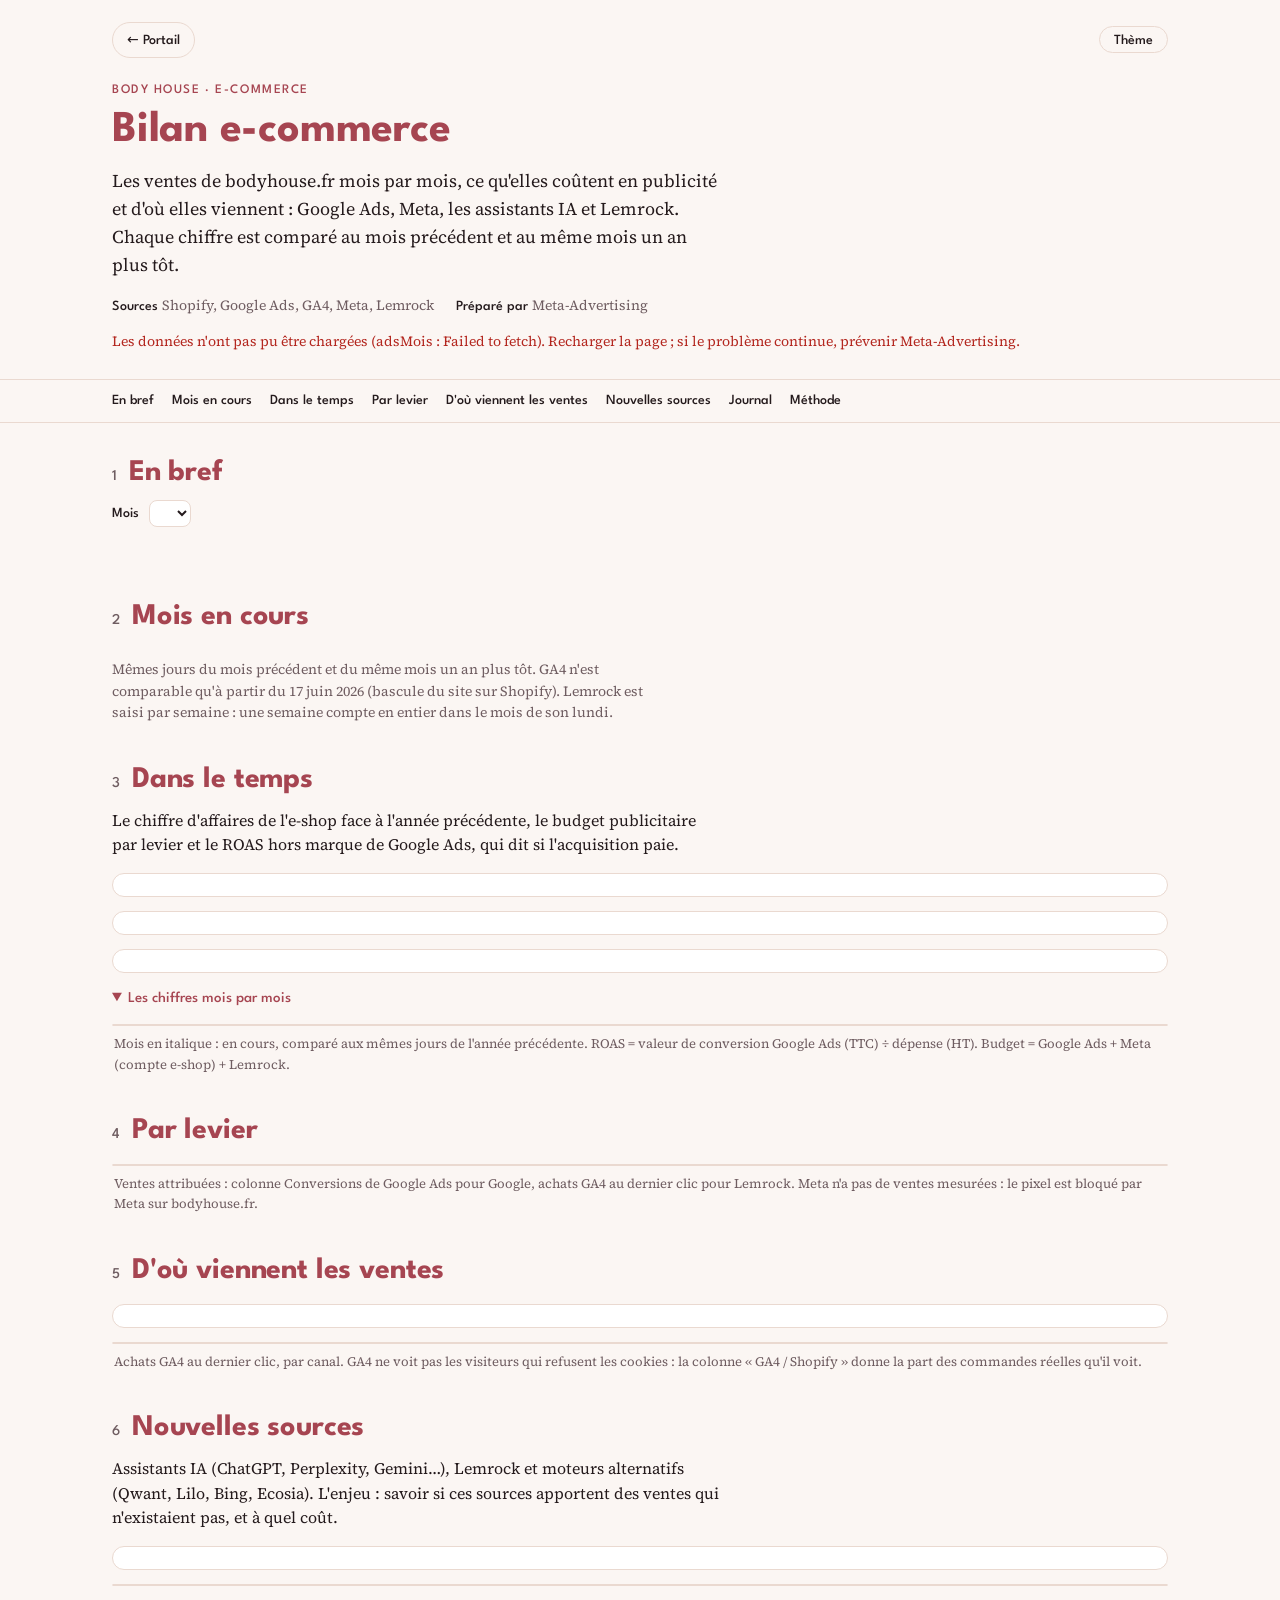
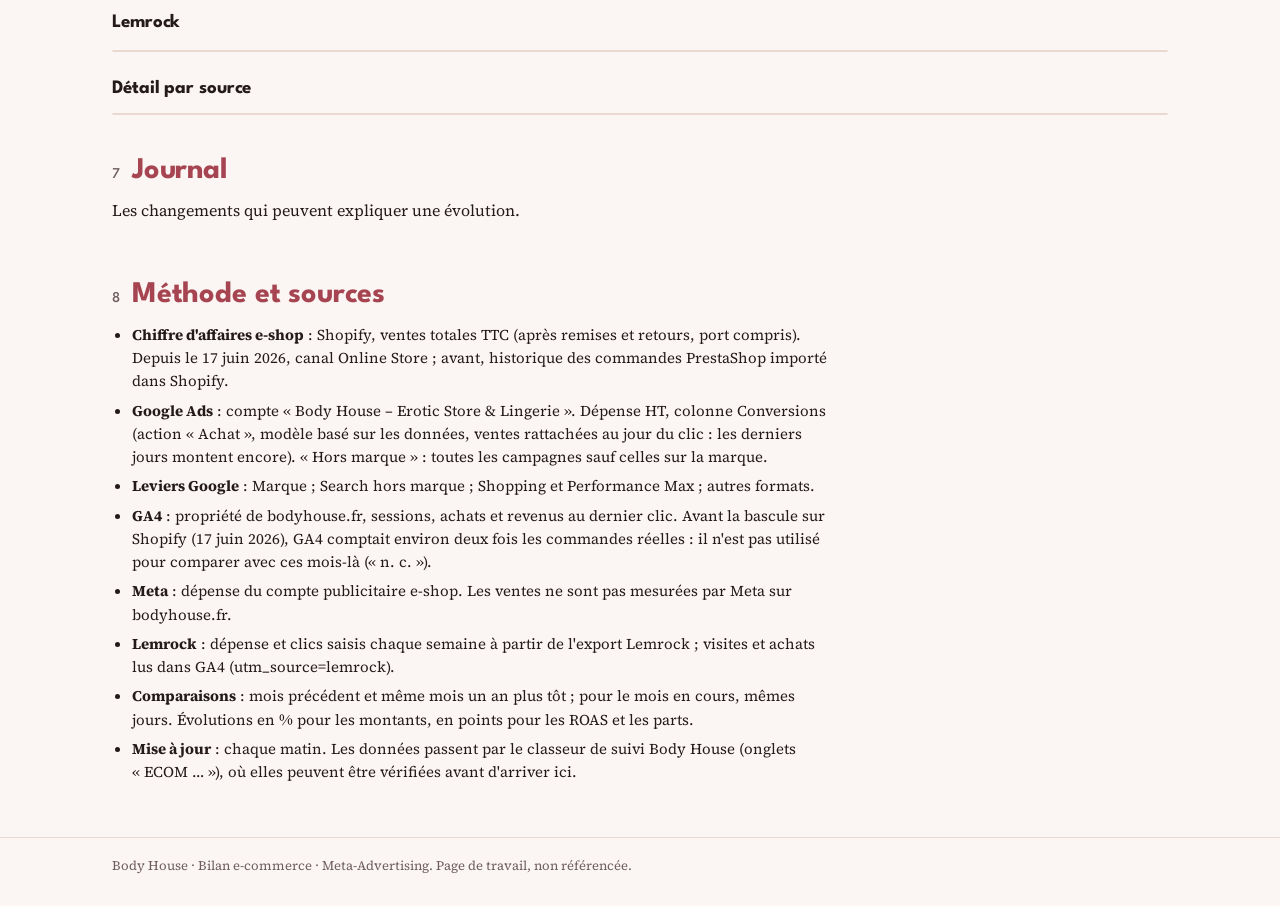
<file: bilan-ecommerce/index.html>
<!doctype html>
<html lang="fr">
<head>
<meta charset="utf-8">
<meta name="viewport" content="width=device-width, initial-scale=1">
<meta name="robots" content="noindex, nofollow">
<meta name="description" content="Body House – bilan e-commerce : ventes en ligne, Google Ads, GA4, Meta et nouvelles sources, mois par mois.">
<title>Bilan e-commerce</title>
<link rel="icon" href="https://bodyhouse.fr/favicon.ico" type="image/x-icon">
<link rel="preconnect" href="https://fonts.googleapis.com">
<link rel="preconnect" href="https://fonts.gstatic.com" crossorigin>
<link href="https://fonts.googleapis.com/css2?family=League+Spartan:wght@500;700&family=Source+Serif+4:ital,opsz,wght@0,8..60,400;0,8..60,600;1,8..60,400&display=swap" rel="stylesheet">
<style>
:root {
  --bg: #fbf6f3; --surface: #ffffff; --surface-2: #f6ece6; --fg: #241a1c; --muted: #6f5d61;
  --line: #ead9d0; --accent: #a64551; --accent-strong: #7f2f3b; --accent-soft: #f1dbcf;
  --ok: #2f7d55; --bad: #b3261e; --warn: #a3621a;
  --s1: #a64551; --s2: #e2806b; --s3: #c9a27e; --s4: #6f8fa6; --s5: #8c6bb1; --s6: #9aa97b; --s7: #c7b8b3;
  --target: #2f7d55; --target4: #6f5d61;
  --titre: 'League Spartan', system-ui, sans-serif; --texte: 'Source Serif 4', Georgia, serif;
  color-scheme: light;
}
@media (prefers-color-scheme: dark) {
  :root:not([data-theme="light"]) {
    --bg: #1a1113; --surface: #241719; --surface-2: #2c1c1f; --fg: #f3e9e4; --muted: #a8959a;
    --line: #3b2a2d; --accent: #ef9aa6; --accent-strong: #f6bcc4; --accent-soft: #3a2528;
    --ok: #6fc79a; --bad: #f08a80; --warn: #e3b06b;
    --s1: #ef9aa6; --s2: #f0a589; --s3: #d9b896; --s4: #8fb3cc; --s5: #b39ad6; --s6: #b7c596; --s7: #6e5d60;
    --target: #6fc79a; --target4: #a8959a;
    color-scheme: dark;
  }
}
:root[data-theme="dark"] {
  --bg: #1a1113; --surface: #241719; --surface-2: #2c1c1f; --fg: #f3e9e4; --muted: #a8959a;
  --line: #3b2a2d; --accent: #ef9aa6; --accent-strong: #f6bcc4; --accent-soft: #3a2528;
  --ok: #6fc79a; --bad: #f08a80; --warn: #e3b06b;
  --s1: #ef9aa6; --s2: #f0a589; --s3: #d9b896; --s4: #8fb3cc; --s5: #b39ad6; --s6: #b7c596; --s7: #6e5d60;
  --target: #6fc79a; --target4: #a8959a;
  color-scheme: dark;
}
* { box-sizing: border-box; }
html { scroll-behavior: smooth; -webkit-text-size-adjust: 100%; }
body { margin: 0; background: var(--bg); color: var(--fg); font-family: var(--texte); font-size: 16px; line-height: 1.55; }
.wrap { max-width: 1120px; margin: 0 auto; padding: 0 16px; }
@media (min-width: 720px) { .wrap { padding: 0 32px; } }
a { color: var(--accent); }
h1, h2, h3 { font-family: var(--titre); font-weight: 700; line-height: 1.12; letter-spacing: -0.005em; }
.num, table, .kpi .v { font-variant-numeric: tabular-nums; }

/* En-tête */
.hero { padding: 22px 0 26px; border-bottom: 1px solid var(--line); }
.hero .top { display: flex; justify-content: space-between; align-items: center; gap: 12px; margin-bottom: 22px; }
.back, .theme { font-family: var(--titre); font-weight: 500; font-size: 14px; color: var(--fg); background: transparent; border: 1px solid var(--line); border-radius: 999px; padding: 7px 14px 5px; text-decoration: none; cursor: pointer; }
.back:hover, .theme:hover { border-color: var(--accent); color: var(--accent); }
.eyebrow { font-family: var(--titre); font-weight: 500; text-transform: uppercase; letter-spacing: 0.12em; font-size: 13px; color: var(--accent); margin: 0 0 6px; }
.hero h1 { font-size: clamp(30px, 5vw, 44px); color: var(--accent); margin: 0 0 12px; }
.lede { font-size: 18px; max-width: 68ch; margin: 0 0 16px; }
.meta { display: flex; flex-wrap: wrap; gap: 6px 22px; font-size: 14px; color: var(--muted); margin: 0; }
.meta b { font-family: var(--titre); font-weight: 500; color: var(--fg); margin-right: 4px; }
.etat { margin: 14px 0 0; font-size: 14px; color: var(--muted); }
.etat.erreur { color: var(--bad); }

/* Sommaire */
.toc { position: sticky; top: 0; z-index: 5; background: var(--bg); border-bottom: 1px solid var(--line); }
.toc .wrap { display: flex; gap: 2px 18px; overflow-x: auto; scrollbar-width: none; padding-top: 10px; padding-bottom: 10px; }
.toc .wrap::-webkit-scrollbar { display: none; }
.toc a { font-family: var(--titre); font-weight: 500; font-size: 14px; color: var(--fg); text-decoration: none; white-space: nowrap; }
.toc a:hover { color: var(--accent); }

/* Sections */
section { padding: 34px 0 6px; scroll-margin-top: 48px; }
section h2 { font-size: clamp(24px, 3.2vw, 30px); color: var(--accent); margin: 0 0 10px; display: flex; align-items: baseline; gap: 12px; }
section h2 .n { font-size: 15px; color: var(--muted); font-weight: 500; }
section h3 { font-size: 19px; margin: 26px 0 8px; }
.intro { max-width: 76ch; margin: 0 0 16px; }
.note { color: var(--muted); font-size: 14px; max-width: 80ch; margin: 8px 0 0; }
.choix { display: flex; flex-wrap: wrap; align-items: center; gap: 10px; margin: 0 0 14px; font-family: var(--titre); font-weight: 500; font-size: 14px; }
.choix select { font: inherit; color: var(--fg); background: var(--surface); border: 1px solid var(--line); border-radius: 8px; padding: 6px 10px 4px; }

/* Indicateurs */
.kpis { display: grid; gap: 10px; grid-template-columns: repeat(auto-fit, minmax(min(100%, 12.5rem), 1fr)); }
.kpi { background: var(--surface); border: 1px solid var(--line); border-radius: 12px; padding: 14px 16px 12px; min-width: 0; }
.kpi .l { font-family: var(--titre); font-weight: 500; font-size: 13px; color: var(--muted); margin: 0 0 4px; }
.kpi .v { font-family: var(--titre); font-weight: 700; font-size: clamp(24px, 3vw, 30px); line-height: 1.1; margin: 0 0 6px; }
.kpi .d { font-size: 13px; color: var(--muted); margin: 0; }
.kpi .d b { font-weight: 600; }
.up { color: var(--ok); } .down { color: var(--bad); } .flat { color: var(--muted); }
.kpi.hl { background: var(--accent-soft); border-color: transparent; }

/* Constats */
.keys { list-style: none; counter-reset: k; padding: 0; margin: 18px 0 0; display: grid; gap: 10px; }
.keys li { counter-increment: k; position: relative; padding: 2px 0 2px 40px; max-width: 86ch; }
.keys li::before { content: counter(k); position: absolute; left: 0; top: 2px; width: 26px; height: 26px; border-radius: 50%; background: var(--accent-soft); color: var(--accent-strong); font-family: var(--titre); font-weight: 700; font-size: 13px; display: grid; place-items: center; }
.keys li b { font-weight: 600; }

/* Tableaux */
.tablewrap { overflow-x: auto; border: 1px solid var(--line); border-radius: 12px; background: var(--surface); margin: 14px 0 0; }
table { border-collapse: collapse; width: 100%; font-size: 14px; }
th, td { padding: 8px 12px; text-align: right; white-space: nowrap; border-bottom: 1px solid var(--line); }
th { font-family: var(--titre); font-weight: 500; font-size: 13px; color: var(--muted); background: var(--surface-2); position: sticky; top: 0; }
th:first-child, td:first-child { text-align: left; position: sticky; left: 0; background: inherit; }
td:first-child { background: var(--surface); font-weight: 600; }
th:first-child { background: var(--surface-2); }
tbody tr:last-child td { border-bottom: 0; }
tr.tot td { font-weight: 600; background: var(--surface-2); }
tr.partiel td { color: var(--muted); font-style: italic; }
td.strong { font-weight: 600; }
.caption { font-size: 13px; color: var(--muted); margin: 8px 2px 0; }
details { margin: 14px 0 0; }
details summary { cursor: pointer; font-family: var(--titre); font-weight: 500; font-size: 15px; color: var(--accent); }

/* Graphiques */
.chart { background: var(--surface); border: 1px solid var(--line); border-radius: 12px; padding: 14px 10px 8px; margin: 14px 0 0; }
.chart h3 { margin: 0 6px 4px; font-size: 16px; }
.chart .scroll { overflow-x: auto; }
.chart svg { display: block; }
.chart text { font-family: var(--texte); fill: var(--muted); font-size: 11.5px; }
.chart .vlab { fill: var(--fg); font-size: 11px; font-family: var(--titre); font-weight: 500; }
.chart .grid line { stroke: var(--line); }
.chart .tlab { font-family: var(--titre); font-size: 11px; }
.leg { display: flex; flex-wrap: wrap; gap: 4px 16px; font-size: 13px; color: var(--muted); margin: 2px 6px 8px; }
.leg span { display: inline-flex; align-items: center; gap: 6px; }
.leg i { width: 11px; height: 11px; border-radius: 3px; display: inline-block; }
.leg i.trait { height: 0; border-top: 2px dashed currentColor; width: 16px; border-radius: 0; }

/* Étiquettes */
.tag { display: inline-block; font-family: var(--titre); font-weight: 500; font-size: 12px; padding: 2px 9px 1px; border-radius: 999px; background: var(--accent-soft); color: var(--accent-strong); }
.tag.ok { background: color-mix(in srgb, var(--ok) 16%, transparent); color: var(--ok); }
.tag.warn { background: color-mix(in srgb, var(--warn) 18%, transparent); color: var(--warn); }

/* Journal */
.timeline { list-style: none; margin: 0; padding: 0; border-left: 2px solid var(--line); }
.timeline li { position: relative; padding: 0 0 14px 20px; }
.timeline li::before { content: ''; position: absolute; left: -7px; top: 6px; width: 12px; height: 12px; border-radius: 50%; background: var(--accent); }
.timeline .t { font-family: var(--titre); font-weight: 500; font-size: 14px; color: var(--muted); display: block; }

.methode ul { padding-left: 20px; margin: 8px 0; max-width: 90ch; }
.methode li { margin: 0 0 6px; font-size: 15px; }
footer { border-top: 1px solid var(--line); margin-top: 40px; padding: 18px 0 30px; color: var(--muted); font-size: 13px; }
.vide { color: var(--muted); font-style: italic; }
@media (max-width: 560px) {
  body { font-size: 15px; }
  .kpis { grid-template-columns: repeat(2, minmax(0, 1fr)); gap: 8px; }
  .kpi { padding: 12px 12px 10px; }
  .kpi .v { font-size: 22px; }
  .kpi .d { font-size: 12px; }
  .lede { font-size: 16px; }
  th, td { padding: 7px 9px; font-size: 13px; }
}
</style>
</head>
<body>
<header class="hero">
  <div class="wrap">
    <div class="top">
      <a class="back" href="../index.html">← Portail</a>
      <button class="theme" id="theme" type="button" aria-label="Changer de thème">Thème</button>
    </div>
    <p class="eyebrow">Body House · E-commerce</p>
    <h1>Bilan e-commerce</h1>
    <p class="lede">Les ventes de bodyhouse.fr mois par mois, ce qu'elles coûtent en publicité et d'où elles viennent : Google Ads, Meta, les assistants IA et Lemrock. Chaque chiffre est comparé au mois précédent et au même mois un an plus tôt.</p>
    <p class="meta" id="meta"><span><b>Sources</b>Shopify, Google Ads, GA4, Meta, Lemrock</span><span><b>Préparé par</b>Meta-Advertising</span></p>
    <p class="etat" id="etat">Chargement des données…</p>
  </div>
</header>
<nav class="toc" aria-label="Sommaire">
  <div class="wrap">
    <a href="#bref">En bref</a>
    <a href="#encours">Mois en cours</a>
    <a href="#temps">Dans le temps</a>
    <a href="#leviers">Par levier</a>
    <a href="#sources">D'où viennent les ventes</a>
    <a href="#nouvelles">Nouvelles sources</a>
    <a href="#journal">Journal</a>
    <a href="#methode">Méthode</a>
  </div>
</nav>
<main class="wrap">
  <section id="bref">
    <h2><span class="n">1</span>En bref</h2>
    <div class="choix"><label for="mois">Mois</label><select id="mois"></select></div>
    <p class="intro" id="bref-intro"></p>
    <div class="kpis" id="kpis"></div>
    <ol class="keys" id="constats"></ol>
  </section>

  <section id="encours">
    <h2><span class="n">2</span>Mois en cours</h2>
    <p class="intro" id="encours-intro"></p>
    <div class="kpis" id="kpis-encours"></div>
    <p class="note">Mêmes jours du mois précédent et du même mois un an plus tôt. GA4 n'est comparable qu'à partir du 17 juin 2026 (bascule du site sur Shopify). Lemrock est saisi par semaine : une semaine compte en entier dans le mois de son lundi.</p>
  </section>

  <section id="temps">
    <h2><span class="n">3</span>Dans le temps</h2>
    <p class="intro">Le chiffre d'affaires de l'e-shop face à l'année précédente, le budget publicitaire par levier et le ROAS hors marque de Google Ads, qui dit si l'acquisition paie.</p>
    <div class="chart" id="c-ca"></div>
    <div class="chart" id="c-budget"></div>
    <div class="chart" id="c-roas"></div>
    <details open>
      <summary>Les chiffres mois par mois</summary>
      <div class="tablewrap"><table id="t-mois"></table></div>
      <p class="caption">Mois en italique : en cours, comparé aux mêmes jours de l'année précédente. ROAS = valeur de conversion Google Ads (TTC) ÷ dépense (HT). Budget = Google Ads + Meta (compte e-shop) + Lemrock.</p>
    </details>
  </section>

  <section id="leviers">
    <h2><span class="n">4</span>Par levier</h2>
    <p class="intro" id="leviers-intro"></p>
    <div class="tablewrap"><table id="t-leviers"></table></div>
    <p class="caption">Ventes attribuées : colonne Conversions de Google Ads pour Google, achats GA4 au dernier clic pour Lemrock. Meta n'a pas de ventes mesurées : le pixel est bloqué par Meta sur bodyhouse.fr.</p>
  </section>

  <section id="sources">
    <h2><span class="n">5</span>D'où viennent les ventes</h2>
    <p class="intro" id="sources-intro"></p>
    <div class="chart" id="c-canaux"></div>
    <div class="tablewrap"><table id="t-canaux"></table></div>
    <p class="caption">Achats GA4 au dernier clic, par canal. GA4 ne voit pas les visiteurs qui refusent les cookies : la colonne « GA4 / Shopify » donne la part des commandes réelles qu'il voit.</p>
  </section>

  <section id="nouvelles">
    <h2><span class="n">6</span>Nouvelles sources</h2>
    <p class="intro">Assistants IA (ChatGPT, Perplexity, Gemini…), Lemrock et moteurs alternatifs (Qwant, Lilo, Bing, Ecosia). L'enjeu : savoir si ces sources apportent des ventes qui n'existaient pas, et à quel coût.</p>
    <div class="chart" id="c-nouvelles"></div>
    <div class="tablewrap"><table id="t-nouvelles"></table></div>
    <h3>Lemrock</h3>
    <p class="intro" id="lemrock-intro"></p>
    <div class="tablewrap"><table id="t-lemrock"></table></div>
    <h3 id="detail-titre">Détail par source</h3>
    <div class="tablewrap"><table id="t-detail"></table></div>
  </section>

  <section id="journal">
    <h2><span class="n">7</span>Journal</h2>
    <p class="intro">Les changements qui peuvent expliquer une évolution.</p>
    <ul class="timeline" id="timeline"></ul>
  </section>

  <section id="methode" class="methode">
    <h2><span class="n">8</span>Méthode et sources</h2>
    <ul>
      <li><b>Chiffre d'affaires e-shop</b> : Shopify, ventes totales TTC (après remises et retours, port compris). Depuis le 17 juin 2026, canal Online Store ; avant, historique des commandes PrestaShop importé dans Shopify.</li>
      <li><b>Google Ads</b> : compte « Body House – Erotic Store &amp; Lingerie ». Dépense HT, colonne Conversions (action « Achat », modèle basé sur les données, ventes rattachées au jour du clic : les derniers jours montent encore). « Hors marque » : toutes les campagnes sauf celles sur la marque.</li>
      <li><b>Leviers Google</b> : Marque ; Search hors marque ; Shopping et Performance Max ; autres formats.</li>
      <li><b>GA4</b> : propriété de bodyhouse.fr, sessions, achats et revenus au dernier clic. Avant la bascule sur Shopify (17 juin 2026), GA4 comptait environ deux fois les commandes réelles : il n'est pas utilisé pour comparer avec ces mois-là (« n. c. »).</li>
      <li><b>Meta</b> : dépense du compte publicitaire e-shop. Les ventes ne sont pas mesurées par Meta sur bodyhouse.fr.</li>
      <li><b>Lemrock</b> : dépense et clics saisis chaque semaine à partir de l'export Lemrock ; visites et achats lus dans GA4 (utm_source=lemrock).</li>
      <li><b>Comparaisons</b> : mois précédent et même mois un an plus tôt ; pour le mois en cours, mêmes jours. Évolutions en % pour les montants, en points pour les ROAS et les parts.</li>
      <li><b>Mise à jour</b> : chaque matin. Les données passent par le classeur de suivi Body House (onglets « ECOM … »), où elles peuvent être vérifiées avant d'arriver ici.</li>
    </ul>
    <p class="note" id="fraicheur"></p>
  </section>
</main>
<footer>
  <div class="wrap">Body House · Bilan e-commerce · Meta-Advertising. Page de travail, non référencée.</div>
</footer>

<script>
(function () {
  'use strict';

  /* ---------- Configuration ---------- */
  var PUB = 'https://docs.google.com/spreadsheets/d/e/2PACX-1vSXUlg5-6tPscJUJlh1WyhplAlX1VEqVJoB34GmPStGweo4abDmyGqZnnOS_wbUMe45TYwz1FHVjdzD/pub?output=csv&single=true&gid=';
  var ONGLETS = {
    adsMois: 1470030270, adsJour: 1875631580,
    ga4CanauxMois: 1137463018, ga4CanauxJour: 1243606996,
    ga4SourcesMois: 292603363, ga4SourcesJour: 1244543161,
    meta: 528712301, shopMois: 1751131871, shopJour: 603928231,
    lemrock: 952446661, journal: 1390670549
  };
  var BASCULE = '2026-06-17';          // GA4 fiable à partir de cette date
  var MOIS_GA4 = '2026-07';            // premier mois complet comparable dans GA4
  var DEBUT_TABLE = '2025-01';
  var OBJECTIF = 3, VISEE = 4;

  /* ---------- Thème ---------- */
  var root = document.documentElement;
  try { var t = localStorage.getItem('bh-theme'); if (t === 'light' || t === 'dark') root.setAttribute('data-theme', t); } catch (e) {}
  document.getElementById('theme').addEventListener('click', function () {
    var sombre = root.getAttribute('data-theme') ? root.getAttribute('data-theme') === 'dark' : window.matchMedia('(prefers-color-scheme: dark)').matches;
    var nouveau = sombre ? 'light' : 'dark';
    root.setAttribute('data-theme', nouveau);
    try { localStorage.setItem('bh-theme', nouveau); } catch (e) {}
  });

  /* ---------- Lecture ---------- */
  function parseCSV(text) {
    var rows = [], row = [], cur = '', q = false;
    text = text.replace(/\r\n?/g, '\n');
    for (var i = 0; i < text.length; i++) {
      var c = text[i];
      if (q) {
        if (c === '"') { if (text[i + 1] === '"') { cur += '"'; i++; } else q = false; }
        else cur += c;
      } else if (c === '"') q = true;
      else if (c === ',') { row.push(cur); cur = ''; }
      else if (c === '\n') { row.push(cur); rows.push(row); row = []; cur = ''; }
      else cur += c;
    }
    if (cur !== '' || row.length) { row.push(cur); rows.push(row); }
    return rows.filter(function (r) { return r.some(function (x) { return x.trim() !== ''; }); });
  }
  function num(v) {
    if (v === undefined || v === null) return 0;
    var s = String(v).replace(/[\s  €%]/g, '').replace(',', '.');
    if (s === '' || s === '-') return 0;
    var n = parseFloat(s);
    return isFinite(n) ? n : 0;
  }
  // Date ISO (AAAA-MM-JJ) depuis ISO, JJ/MM/AAAA ou numéro de série Sheets
  function isoDate(v) {
    var s = String(v || '').trim(), m;
    if ((m = s.match(/^(\d{4})-(\d{2})-(\d{2})/))) return m[1] + '-' + m[2] + '-' + m[3];
    if ((m = s.match(/^(\d{1,2})\/(\d{1,2})\/(\d{4})$/))) return m[3] + '-' + pad(m[2]) + '-' + pad(m[1]);
    if (/^\d{5}$/.test(s)) { var d = new Date(Math.round((+s - 25569) * 864e5)); return d.toISOString().slice(0, 10); }
    return null;
  }
  // Mois AAAA-MM depuis « 2026|10 », « 202610 », une date…
  function moisDe(v) {
    var s = String(v || '').trim(), m;
    if ((m = s.match(/^(\d{4})\s*\|\s*(\d{1,2})$/))) return m[1] + '-' + pad(m[2]);
    if ((m = s.match(/^(\d{4})(\d{2})$/))) return m[1] + '-' + m[2];
    var d = isoDate(s);
    return d ? d.slice(0, 7) : null;
  }
  function pad(x) { x = String(x); return x.length < 2 ? '0' + x : x; }
  function chargerOnglet(gid) {
    var ctl = ('AbortController' in window) ? new AbortController() : null;
    var minuterie = setTimeout(function () { if (ctl) ctl.abort(); }, 30000);
    return fetch(PUB + gid, ctl ? { signal: ctl.signal } : {}).then(function (r) {
      clearTimeout(minuterie);
      if (!r.ok) throw new Error('HTTP ' + r.status);
      return r.text();
    }).then(parseCSV);
  }

  /* ---------- Dates et mois ---------- */
  var NOMS = ['janvier', 'février', 'mars', 'avril', 'mai', 'juin', 'juillet', 'août', 'septembre', 'octobre', 'novembre', 'décembre'];
  var COURTS = ['janv.', 'févr.', 'mars', 'avr.', 'mai', 'juin', 'juil.', 'août', 'sept.', 'oct.', 'nov.', 'déc.'];
  function decaleMois(m, n) { var a = +m.slice(0, 4), b = +m.slice(5, 7) - 1 + n; a += Math.floor(b / 12); b = ((b % 12) + 12) % 12; return a + '-' + pad(b + 1); }
  function nomMois(m) { return NOMS[+m.slice(5, 7) - 1] + ' ' + m.slice(0, 4); }
  function courtMois(m, annee) { return COURTS[+m.slice(5, 7) - 1] + (annee === false ? '' : ' ' + m.slice(2, 4)); }
  function joursDansMois(m) { return new Date(Date.UTC(+m.slice(0, 4), +m.slice(5, 7), 0)).getUTCDate(); }
  function dateFr(d) { return +d.slice(8, 10) + ' ' + NOMS[+d.slice(5, 7) - 1] + ' ' + d.slice(0, 4); }
  function dateCourte(d) { return +d.slice(8, 10) + '/' + d.slice(5, 7); }
  function moisListe(de, a) { var out = []; for (var m = de; m <= a; m = decaleMois(m, 1)) out.push(m); return out; }

  /* ---------- Format ---------- */
  var fEur = new Intl.NumberFormat('fr-FR', { maximumFractionDigits: 0 });
  var f1 = new Intl.NumberFormat('fr-FR', { minimumFractionDigits: 1, maximumFractionDigits: 1 });
  var f0 = new Intl.NumberFormat('fr-FR', { maximumFractionDigits: 0 });
  function eur(v) { return v === null || v === undefined || !isFinite(v) ? '—' : fEur.format(Math.round(v)) + ' €'; }
  function ent(v) { return v === null || v === undefined || !isFinite(v) ? '—' : f0.format(Math.round(v)); }
  function ratio(v) { return v === null || v === undefined || !isFinite(v) ? '—' : f1.format(v); }
  function pct(v) { return v === null || v === undefined || !isFinite(v) ? '—' : f1.format(v * 100) + ' %'; }
  function div(a, b) { return b ? a / b : null; }
  function evoPct(a, b) {
    if (a === null || b === null || a === undefined || b === undefined || !isFinite(a) || !isFinite(b) || b === 0) return null;
    return a / b - 1;
  }
  function htmlEvo(a, b, type, inverse) {
    // type : 'pct' (montants), 'pt' (ROAS, en écart), 'ptp' (parts, en points de %)
    if (a === null || b === null || a === undefined || b === undefined || !isFinite(a) || !isFinite(b)) return '<b class="flat">n. d.</b>';
    var d, txt;
    if (type === 'pt') { d = a - b; txt = (d >= 0 ? '+' : '−') + f1.format(Math.abs(d)); }
    else if (type === 'ptp') { d = a - b; txt = (d >= 0 ? '+' : '−') + f1.format(Math.abs(d * 100)) + ' pt'; }
    else { if (!b) return '<b class="flat">n. d.</b>'; d = a / b - 1; txt = (d >= 0 ? '+' : '−') + f0.format(Math.abs(d * 100)) + ' %'; }
    var cl = Math.abs(d) < 0.005 ? 'flat' : ((d > 0) !== !!inverse ? 'up' : 'down');
    return '<b class="' + cl + '">' + txt + '</b>';
  }
  function txtEvo(a, b, type) { return htmlEvo(a, b, type).replace(/<[^>]+>/g, ''); }
  function esc(s) { return String(s).replace(/[&<>"]/g, function (c) { return { '&': '&amp;', '<': '&lt;', '>': '&gt;', '"': '&quot;' }[c]; }); }

  /* ---------- Classements ---------- */
  function estMarque(nom) { return /brand/i.test(nom) || /(^|[|\-–]\s*)marque\s*$/i.test(nom); }
  function levierGoogle(nom, type) {
    if (estMarque(nom)) return 'marque';
    var t = String(type || '').toUpperCase();
    if (t === 'SEARCH') return 'search';
    if (t === 'SHOPPING' || t === 'PERFORMANCE_MAX') return 'shopping';
    return 'autres';
  }
  var CANAUX = {
    'Organic Search': 'Recherche naturelle', 'Direct': 'Accès direct', 'Paid Search': 'Google Ads',
    'Paid Shopping': 'Google Ads', 'Cross-network': 'Google Ads', 'Email': 'E-mail',
    'Organic Social': 'Réseaux sociaux', 'Paid Social': 'Réseaux sociaux', 'Organic Shopping': 'Shopping naturel',
    'AI Assistant': 'Assistants IA', 'Referral': 'Sites référents', 'Unassigned': 'Non attribué',
    'Paid Other': 'Autres canaux payants'
  };
  var ORDRE_CANAUX = ['Recherche naturelle', 'Accès direct', 'Google Ads', 'E-mail', 'Réseaux sociaux', 'Shopping naturel', 'Assistants IA', 'Autres canaux payants', 'Sites référents', 'Non attribué', 'Autres'];
  var IA = /chatgpt|openai|perplexity|gemini|copilot|claude|mistral|deepseek/i;
  var NOMS_SOURCES = [
    [/lemrock/i, 'Lemrock'], [/chatgpt|openai/i, 'ChatGPT'], [/perplexity/i, 'Perplexity'], [/gemini/i, 'Gemini'],
    [/copilot/i, 'Copilot'], [/claude/i, 'Claude'], [/mistral/i, 'Mistral'], [/deepseek/i, 'DeepSeek'],
    [/qwant/i, 'Qwant'], [/lilo/i, 'Lilo'], [/bing/i, 'Bing'], [/ecosia/i, 'Ecosia']
  ];
  function groupeSource(src, med) {
    if (/lemrock/i.test(src)) return 'Lemrock';
    if (IA.test(src) || /ai-assistant/i.test(med)) return 'Assistants IA';
    if (/qwant|lilo/i.test(src)) return 'Qwant et Lilo';
    if (/bing|ecosia/i.test(src)) return 'Bing et Ecosia';
    return null;
  }
  function nomSource(src) {
    for (var i = 0; i < NOMS_SOURCES.length; i++) if (NOMS_SOURCES[i][0].test(src)) return NOMS_SOURCES[i][1];
    return null;
  }
  var GROUPES = ['Assistants IA', 'Lemrock', 'Qwant et Lilo', 'Bing et Ecosia'];

  /* ---------- Modèle ---------- */
  var D = {};
  function vide() { return { cost: 0, value: 0, conv: 0, clicks: 0, impr: 0 }; }
  function ajoute(o, r) { o.cost += r.cost; o.value += r.value; o.conv += r.conv; o.clicks += r.clicks; o.impr += r.impr; }
  function adsVide() { return { tot: vide(), marque: vide(), search: vide(), shopping: vide(), autres: vide(), isImpr: 0, isDen: 0 }; }

  function construire(t) {
    // Google Ads par jour
    var adsJ = [];
    t.adsJour.slice(1).forEach(function (r) {
      var d = isoDate(r[0]); if (!d) return;
      adsJ.push({ d: d, lev: levierGoogle(r[1], r[2]), cost: num(r[3]), conv: num(r[4]), value: num(r[5]), clicks: num(r[6]), impr: num(r[7]) });
    });
    // Google Ads par mois (mois complets)
    var adsM = {};
    t.adsMois.slice(1).forEach(function (r) {
      var m = moisDe(r[0]); if (!m) return;
      var lev = levierGoogle(r[1], r[2]);
      var o = adsM[m] || (adsM[m] = adsVide());
      var x = { cost: num(r[3]), conv: num(r[4]), value: num(r[5]), clicks: num(r[6]), impr: num(r[7]) };
      ajoute(o.tot, x); ajoute(o[lev], x);
      var is = num(r[8]);
      if (lev === 'marque' && is > 0 && x.impr > 0) { o.isImpr += x.impr; o.isDen += x.impr / is; }
    });
    // Shopify
    var shopM = {};
    t.shopMois.slice(1).forEach(function (r) {
      var m = moisDe(r[0]); if (!m) return;
      var canal = String(r[1]).trim();
      var garde = canal === 'Online Store' || (canal === 'Matrixify' && m <= '2026-06');
      if (!garde) return;
      var o = shopM[m] || (shopM[m] = { orders: 0, ca: 0, net: 0 });
      o.orders += num(r[2]); o.ca += num(r[3]); o.net += num(r[4]);
    });
    var shopJ = [], shopExtrait = null;
    t.shopJour.slice(1).forEach(function (r) {
      var d = isoDate(r[0]); if (!d) return;
      shopJ.push({ d: d, orders: num(r[1]), ca: num(r[2]), net: num(r[3]) });
      var e = isoDate(r[4]); if (e && (!shopExtrait || e > shopExtrait)) shopExtrait = e;
    });
    // Meta
    var metaJ = [];
    t.meta.slice(1).forEach(function (r) { var d = isoDate(r[0]); if (d) metaJ.push({ d: d, cost: num(r[2]) }); });
    // GA4
    function ga4Canaux(rows, cle) {
      var out = [];
      rows.slice(1).forEach(function (r) {
        var k = cle(r[0]); if (!k) return;
        out.push({ k: k, canal: CANAUX[String(r[1]).trim()] || 'Autres', sessions: num(r[2]), achats: num(r[3]), revenu: num(r[4]) });
      });
      return out;
    }
    function ga4Sources(rows, cle) {
      var out = [];
      rows.slice(1).forEach(function (r) {
        var k = cle(r[0]); if (!k) return;
        var g = groupeSource(r[1], r[2]); if (!g) return;
        out.push({ k: k, groupe: g, nom: nomSource(r[1]) || (g === 'Assistants IA' ? 'Autre assistant IA' : g), campagne: String(r[3] || '').trim(), sessions: num(r[4]), achats: num(r[5]), revenu: num(r[6]) });
      });
      return out;
    }
    var gcM = ga4Canaux(t.ga4CanauxMois, moisDe), gcJ = ga4Canaux(t.ga4CanauxJour, isoDate);
    var gsM = ga4Sources(t.ga4SourcesMois, moisDe), gsJ = ga4Sources(t.ga4SourcesJour, isoDate);
    // Lemrock (saisie)
    var lem = [];
    t.lemrock.slice(1).forEach(function (r) {
      var d = isoDate(r[0]); if (!d) return;
      lem.push({ d: d, editeur: String(r[1] || '').trim(), clics: num(r[2]), cost: num(r[3]) });
    });
    // Journal
    var journal = [];
    t.journal.slice(1).forEach(function (r) {
      var d = isoDate(r[0]); if (!d || !String(r[1] || '').trim()) return;
      if (/^non$/i.test(String(r[2] || '').trim())) return;
      journal.push({ d: d, txt: String(r[1]).trim() });
    });

    // Date de référence : dernier jour de données Google Ads
    var ref = adsJ.reduce(function (a, x) { return x.d > a ? x.d : a; }, '');
    if (!ref) throw new Error('Onglet Google Ads vide');
    var moisRef = ref.slice(0, 7);
    var complet = +ref.slice(8, 10) === joursDansMois(moisRef);
    var dernierComplet = complet ? moisRef : decaleMois(moisRef, -1);

    D = { adsJ: adsJ, adsM: adsM, shopM: shopM, shopJ: shopJ, shopExtrait: shopExtrait, metaJ: metaJ,
      gcM: gcM, gcJ: gcJ, gsM: gsM, gsJ: gsJ, lem: lem, journal: journal,
      ref: ref, moisRef: moisRef, complet: complet, dernierComplet: dernierComplet,
      lastGa4: gcJ.reduce(function (a, x) { return x.k > a ? x.k : a; }, ''),
      lastShop: shopJ.reduce(function (a, x) { return x.d > a ? x.d : a; }, ''),
      lastMeta: metaJ.reduce(function (a, x) { return x.d > a ? x.d : a; }, ''),
      lastLem: lem.reduce(function (a, x) { return x.d > a ? x.d : a; }, '') };
  }

  /* ---------- Agrégats ---------- */
  // Période : { mois } (mois complet) ou { de, a } (jours)
  function dansPeriode(d, p) { return p.mois ? d.slice(0, 7) === p.mois : (d >= p.de && d <= p.a); }
  function ads(p) {
    if (p.mois && D.adsM[p.mois] && p.mois <= D.dernierComplet) return D.adsM[p.mois];
    var o = adsVide(), vu = false;
    D.adsJ.forEach(function (x) { if (dansPeriode(x.d, p)) { vu = true; ajoute(o.tot, x); ajoute(o[x.lev], x); } });
    if (!vu && p.mois && D.adsM[p.mois]) return D.adsM[p.mois];
    return vu ? o : null;
  }
  function shop(p) {
    if (p.mois && D.shopM[p.mois] && p.mois <= D.dernierComplet) return D.shopM[p.mois];
    var o = { orders: 0, ca: 0, net: 0 }, vu = false;
    D.shopJ.forEach(function (x) { if (dansPeriode(x.d, p)) { vu = true; o.orders += x.orders; o.ca += x.ca; o.net += x.net; } });
    if (!vu && p.mois && D.shopM[p.mois]) return D.shopM[p.mois];
    return vu ? o : null;
  }
  function meta(p) {
    var s = 0;
    D.metaJ.forEach(function (x) { if (dansPeriode(x.d, p)) s += x.cost; });
    return s;
  }
  function lemrock(p) {
    var o = { cost: 0, clics: 0, lignes: 0 };
    D.lem.forEach(function (x) {
      // une semaine est rattachée au mois de son lundi ; pour une période en jours, aux semaines dont le lundi y tombe
      if (dansPeriode(x.d, p)) { o.cost += x.cost; o.clics += x.clics; o.lignes++; }
    });
    return o;
  }
  function ga4Comparable(p) { return p.mois ? p.mois >= MOIS_GA4 : p.de >= BASCULE; }
  function ga4(p) {
    if (!ga4Comparable(p)) return null;
    var src = p.mois && p.mois <= D.dernierComplet ? D.gcM.filter(function (x) { return x.k === p.mois; }) : D.gcJ.filter(function (x) { return dansPeriode(x.k, p); });
    if (!src.length) return null;
    var o = { tot: { sessions: 0, achats: 0, revenu: 0 }, canaux: {} };
    src.forEach(function (x) {
      o.tot.sessions += x.sessions; o.tot.achats += x.achats; o.tot.revenu += x.revenu;
      var c = o.canaux[x.canal] || (o.canaux[x.canal] = { sessions: 0, achats: 0, revenu: 0 });
      c.sessions += x.sessions; c.achats += x.achats; c.revenu += x.revenu;
    });
    return o;
  }
  function nouvelles(p) {
    if (!ga4Comparable(p)) return null;
    var src = p.mois && p.mois <= D.dernierComplet ? D.gsM.filter(function (x) { return x.k === p.mois; }) : D.gsJ.filter(function (x) { return dansPeriode(x.k, p); });
    var o = { groupes: {}, sources: {}, campagnes: {} };
    GROUPES.forEach(function (g) { o.groupes[g] = { sessions: 0, achats: 0, revenu: 0 }; });
    src.forEach(function (x) {
      var g = o.groupes[x.groupe]; g.sessions += x.sessions; g.achats += x.achats; g.revenu += x.revenu;
      var s = o.sources[x.nom] || (o.sources[x.nom] = { groupe: x.groupe, sessions: 0, achats: 0, revenu: 0 });
      s.sessions += x.sessions; s.achats += x.achats; s.revenu += x.revenu;
      if (x.groupe === 'Lemrock') {
        var c = o.campagnes[x.campagne || '(sans campagne)'] || (o.campagnes[x.campagne || '(sans campagne)'] = { sessions: 0, achats: 0, revenu: 0 });
        c.sessions += x.sessions; c.achats += x.achats; c.revenu += x.revenu;
      }
    });
    return o;
  }
  function bilan(p) {
    var a = ads(p), s = shop(p), m = meta(p), l = lemrock(p), g = ga4(p), n = nouvelles(p);
    var r = { ads: a, shop: s, meta: m, lem: l, ga4: g, nouv: n };
    r.gCost = a ? a.tot.cost : null;
    r.gValue = a ? a.tot.value : null;
    r.roas = a ? div(a.tot.value, a.tot.cost) : null;
    r.hmCost = a ? a.tot.cost - a.marque.cost : null;
    r.hmValue = a ? a.tot.value - a.marque.value : null;
    r.roasHM = a ? div(r.hmValue, r.hmCost) : null;
    r.roasMarque = a ? div(a.marque.value, a.marque.cost) : null;
    r.isMarque = a && a.isDen ? a.isImpr / a.isDen : null;
    r.budget = (a ? a.tot.cost : 0) + m + l.cost;
    r.ca = s ? s.ca : null;
    r.orders = s ? s.orders : null;
    r.panier = s ? div(s.ca, s.orders) : null;
    r.part = s && s.ca ? r.budget / s.ca : null;
    r.couverture = g && s && s.orders ? g.tot.achats / s.orders : null;
    r.nouvAchats = n ? GROUPES.reduce(function (t, k) { return t + (k === 'Bing et Ecosia' ? 0 : n.groupes[k].achats); }, 0) : null;
    r.nouvRevenu = n ? GROUPES.reduce(function (t, k) { return t + (k === 'Bing et Ecosia' ? 0 : n.groupes[k].revenu); }, 0) : null;
    r.nouvPart = n && g && g.tot.achats ? r.nouvAchats / g.tot.achats : null;
    r.lemAchats = n ? n.groupes['Lemrock'].achats : null;
    r.lemRevenu = n ? n.groupes['Lemrock'].revenu : null;
    return r;
  }
  function memesJours(m, jours) { return { de: m + '-01', a: m + '-' + pad(Math.min(jours, joursDansMois(m))) }; }

  /* ---------- Rendu : indicateurs ---------- */
  function carte(label, valeur, cur, prev, n1, type, lp, ln, inverse, hl) {
    var ga = /GA4/.test(label);
    var manque = function (v) { return v === null || v === undefined || !isFinite(v); };
    var evo = function (ref) { return ga && (manque(ref) || manque(cur)) ? '<b class="flat">n. c.</b>' : htmlEvo(cur, ref, type, inverse); };
    var h = '<div class="kpi' + (hl ? ' hl' : '') + '"><p class="l">' + label + '</p><p class="v">' + (ga && manque(cur) ? 'n. c.' : valeur) + '</p>';
    h += '<p class="d">vs ' + lp + ' : ' + evo(prev) + (manque(prev) ? '' : ' (' + fmtSelon(type, prev, label) + ')') + '</p>';
    h += '<p class="d">vs ' + ln + ' : ' + evo(n1) + (manque(n1) ? '' : ' (' + fmtSelon(type, n1, label) + ')') + '</p></div>';
    return h;
  }
  function fmtSelon(type, v, label) {
    if (type === 'pt') return ratio(v);
    if (type === 'ptp') return pct(v);
    if (/commandes|achats/i.test(label)) return ent(v);
    return eur(v);
  }
  function kpis(el, c, p, n, lp, ln) {
    var h = '';
    h += carte('CA e-shop TTC', eur(c.ca), c.ca, p.ca, n.ca, 'pct', lp, ln, false, true);
    h += carte('Commandes', ent(c.orders), c.orders, p.orders, n.orders, 'pct', lp, ln);
    h += carte('Panier moyen TTC', eur(c.panier), c.panier, p.panier, n.panier, 'pct', lp, ln);
    h += carte('Budget publicitaire', eur(c.budget), c.budget, p.budget, n.budget, 'pct', lp, ln, true);
    h += carte('Budget / CA', pct(c.part), c.part, p.part, n.part, 'ptp', lp, ln, true);
    h += carte('ROAS Google Ads', ratio(c.roas), c.roas, p.roas, n.roas, 'pt', lp, ln);
    h += carte('ROAS hors marque', ratio(c.roasHM), c.roasHM, p.roasHM, n.roasHM, 'pt', lp, ln);
    h += carte('Achats nouvelles sources (GA4)', ent(c.nouvAchats), c.nouvAchats, p.nouvAchats, n.nouvAchats, 'pct', lp, ln);
    el.innerHTML = h;
  }

  function renderBref(m) {
    var c = bilan({ mois: m }), p = bilan({ mois: decaleMois(m, -1) }), n = bilan({ mois: decaleMois(m, -12) });
    var lp = courtMois(decaleMois(m, -1)), ln = courtMois(decaleMois(m, -12));
    var partiel = m === D.moisRef && !D.complet;
    document.getElementById('bref-intro').innerHTML = (partiel ? '<b>' + cap(nomMois(m)) + ', mois en cours (jusqu\'au ' + dateFr(D.ref) + ').</b> Les comparaisons portent sur les mois complets : voir la partie 2 pour les mêmes jours. ' : '<b>' + cap(nomMois(m)) + '.</b> ')
      + 'Comparé à ' + nomMois(decaleMois(m, -1)) + ' et à ' + nomMois(decaleMois(m, -12)) + '. Valeurs Google Ads et CA en TTC, dépenses en HT.';
    kpis(document.getElementById('kpis'), c, p, n, lp, ln);

    var k = [];
    if (c.ca !== null) k.push('<b>Ventes en ligne : ' + eur(c.ca) + ' TTC et ' + ent(c.orders) + ' commandes</b>, soit ' + txtEvo(c.ca, p.ca, 'pct') + ' sur ' + nomMois(decaleMois(m, -1)) + ' et ' + txtEvo(c.ca, n.ca, 'pct') + ' sur ' + nomMois(decaleMois(m, -12)) + '. Panier moyen ' + eur(c.panier) + ' (' + eur(p.panier) + ' et ' + eur(n.panier) + ').');
    var parts = ['Google Ads ' + eur(c.gCost)];
    if (c.meta || p.meta || n.meta) parts.push('Meta ' + eur(c.meta));
    if (c.lem.cost || p.lem.cost || D.lem.length) parts.push('Lemrock ' + eur(c.lem.cost));
    k.push('<b>Budget publicitaire e-commerce : ' + eur(c.budget) + ' HT</b> (' + parts.join(', ') + '), ' + pct(c.part) + ' du CA, contre ' + pct(p.part) + ' le mois précédent et ' + pct(n.part) + ' un an plus tôt.');
    if (c.roasHM !== null) {
      var pos = c.roasHM >= VISEE ? 'au-dessus de la visée de 4' : (c.roasHM >= OBJECTIF ? 'au-dessus de l\'objectif de 3' : 'sous l\'objectif de 3');
      k.push('<b>ROAS hors marque Google Ads : ' + ratio(c.roasHM) + '</b>, ' + pos + ' (' + ratio(p.roasHM) + ' en ' + nomMois(decaleMois(m, -1)) + ', ' + ratio(n.roasHM) + ' un an plus tôt), pour ' + eur(c.hmCost) + ' de dépense et ' + eur(c.hmValue) + ' de ventes attribuées.');
    }
    if (c.isMarque !== null) k.push('<b>Campagne Marque : affichée sur ' + pct(c.isMarque) + ' des recherches « body house »</b> (' + pct(p.isMarque) + ' et ' + pct(n.isMarque) + '), ROAS ' + ratio(c.roasMarque) + '. Une partie de ces ventes se ferait sans annonce.');
    if (c.nouv) {
      var lemTxt = D.lem.length || c.lemAchats ? ' Lemrock : ' + ent(c.lemAchats) + ' achat' + (c.lemAchats > 1 ? 's' : '') + ' GA4 pour ' + eur(c.lemRevenu) + (c.lem.cost ? ', ' + eur(c.lem.cost) + ' HT dépensés' : '') + '.' : ' Lemrock : pas encore de visite avec utm_source=lemrock.';
      k.push('<b>Nouvelles sources (assistants IA, Lemrock, Qwant et Lilo) : ' + ent(c.nouvAchats) + ' achats GA4 pour ' + eur(c.nouvRevenu) + '</b>, ' + pct(c.nouvPart) + ' des achats vus par GA4 (' + (p.nouv ? ent(p.nouvAchats) + ' achats le mois précédent' : 'n. c. le mois précédent') + ').' + lemTxt);
    } else k.push('<b>Nouvelles sources :</b> GA4 n\'est pas comparable pour ce mois (avant la bascule sur Shopify).');
    if (c.couverture !== null) k.push('<b>Mesure : GA4 voit ' + pct(c.couverture) + ' des commandes Shopify</b>' + (p.couverture !== null ? ' (' + pct(p.couverture) + ' le mois précédent)' : '') + '. L\'écart correspond surtout aux refus de cookies.');
    document.getElementById('constats').innerHTML = k.map(function (x) { return '<li>' + x + '</li>'; }).join('');
    renderLeviers(m, c, p, n);
    renderCanaux(m);
    renderNouvellesDetail(m);
  }
  function cap(s) { return s.charAt(0).toUpperCase() + s.slice(1); }

  function renderEnCours() {
    var m = D.moisRef, j = +D.ref.slice(8, 10);
    var sec = document.getElementById('encours');
    if (D.complet) {
      document.getElementById('encours-intro').innerHTML = 'Le mois de ' + nomMois(m) + ' est complet : il est détaillé dans la partie 1. Le mois suivant apparaîtra ici dès son premier jour de données.';
      document.getElementById('kpis-encours').innerHTML = '';
      return;
    }
    var pc = memesJours(m, j), pp = memesJours(decaleMois(m, -1), j), pn = memesJours(decaleMois(m, -12), j);
    var c = bilan(pc), p = bilan(pp), n = bilan(pn);
    var lp = '1–' + j + ' ' + courtMois(decaleMois(m, -1), false), ln = '1–' + j + ' ' + courtMois(decaleMois(m, -12));
    document.getElementById('encours-intro').innerHTML = '<b>' + cap(nomMois(m)) + ', du 1er au ' + j + '</b> (' + j + ' jour' + (j > 1 ? 's' : '') + ' de données), comparé aux mêmes jours.' + (D.lastShop && D.lastShop < D.ref ? ' Shopify : données jusqu\'au ' + dateFr(D.lastShop) + '.' : '');
    kpis(document.getElementById('kpis-encours'), c, p, n, lp, ln);
    void sec;
  }

  /* ---------- Rendu : tableaux ---------- */
  function table(el, entetes, lignes, classes) {
    var h = '<thead><tr>' + entetes.map(function (x) { return '<th scope="col">' + x + '</th>'; }).join('') + '</tr></thead><tbody>';
    lignes.forEach(function (l, i) { h += '<tr' + (classes && classes[i] ? ' class="' + classes[i] + '"' : '') + '>' + l.map(function (x) { return '<td>' + x + '</td>'; }).join('') + '</tr>'; });
    el.innerHTML = h + '</tbody>';
  }

  function renderMois() {
    var fin = D.moisRef, mois = moisListe(DEBUT_TABLE, fin).reverse();
    var lignes = [], cl = [];
    mois.forEach(function (m) {
      var partiel = m === D.moisRef && !D.complet;
      var c = bilan({ mois: m }), n = bilan(partiel ? memesJours(decaleMois(m, -12), +D.ref.slice(8, 10)) : { mois: decaleMois(m, -12) });
      lignes.push([
        cap(courtMois(m)) + (partiel ? ' (au ' + dateCourte(D.ref) + ')' : ''),
        eur(c.ca), eur(n.ca), htmlEvo(c.ca, n.ca, 'pct'), ent(c.orders),
        eur(c.gCost), eur(c.gValue), '<span class="strong">' + ratio(c.roasHM) + '</span>', ratio(n.roasHM), ratio(c.roasMarque),
        c.meta ? eur(c.meta) : '—', c.lem.lignes ? eur(c.lem.cost) : '—', eur(c.budget), pct(c.part),
        c.nouv ? ent(c.nouvAchats) : 'n. c.'
      ]);
      cl.push(partiel ? 'partiel' : '');
    });
    table(document.getElementById('t-mois'), ['Mois', 'CA e-shop TTC', 'CA N-1', 'Évol. N-1', 'Commandes', 'Google Ads', 'Valeur conv.', 'ROAS hors marque', 'ROAS HM N-1', 'ROAS marque', 'Meta', 'Lemrock', 'Budget', 'Budget / CA', 'Achats nouv. sources'], lignes, cl);
  }

  function renderLeviers(m, c, p, n) {
    var lp = courtMois(decaleMois(m, -1)), ln = courtMois(decaleMois(m, -12));
    document.getElementById('leviers-intro').innerHTML = 'Dépense et ventes attribuées par levier en ' + nomMois(m) + ', comparées à ' + nomMois(decaleMois(m, -1)) + ' et à ' + nomMois(decaleMois(m, -12)) + '.';
    var defs = [
      ['Google Ads – Marque', function (b) { return b.ads ? b.ads.marque.cost : null; }, function (b) { return b.ads ? b.ads.marque.value : null; }],
      ['Google Ads – Search hors marque', function (b) { return b.ads ? b.ads.search.cost : null; }, function (b) { return b.ads ? b.ads.search.value : null; }],
      ['Google Ads – Shopping et PMax', function (b) { return b.ads ? b.ads.shopping.cost : null; }, function (b) { return b.ads ? b.ads.shopping.value : null; }],
      ['Google Ads – autres formats', function (b) { return b.ads ? b.ads.autres.cost : null; }, function (b) { return b.ads ? b.ads.autres.value : null; }],
      ['Meta (compte e-shop)', function (b) { return b.meta; }, function () { return null; }],
      ['Lemrock', function (b) { return b.lem.cost; }, function (b) { return b.lemRevenu; }]
    ];
    var lignes = [], cl = [];
    defs.forEach(function (d) {
      var dc = d[1](c), dp = d[1](p), dn = d[1](n), vc = d[2](c), vp = d[2](p), vn = d[2](n);
      if (!dc && !dp && !dn && !vc && !vp && !vn) return;
      lignes.push([d[0], eur(dc), htmlEvo(dc, dp, 'pct', true), htmlEvo(dc, dn, 'pct', true), vc === null ? '—' : eur(vc), '<span class="strong">' + ratio(vc === null ? null : div(vc, dc)) + '</span>', ratio(vp === null ? null : div(vp, dp)), ratio(vn === null ? null : div(vn, dn))]);
      cl.push('');
    });
    lignes.push(['Total', eur(c.budget), htmlEvo(c.budget, p.budget, 'pct', true), htmlEvo(c.budget, n.budget, 'pct', true), eur((c.gValue || 0) + (c.lemRevenu || 0)), ratio(div((c.gValue || 0) + (c.lemRevenu || 0), c.budget)), ratio(div((p.gValue || 0) + (p.lemRevenu || 0), p.budget)), ratio(div((n.gValue || 0) + (n.lemRevenu || 0), n.budget))]);
    cl.push('tot');
    table(document.getElementById('t-leviers'), ['Levier', 'Dépense HT', 'vs ' + lp, 'vs ' + ln, 'Ventes attribuées', 'ROAS', 'ROAS ' + lp, 'ROAS ' + ln], lignes, cl);
  }

  function renderCanaux(m) {
    var g = ga4({ mois: m }), gp = ga4({ mois: decaleMois(m, -1) }), s = shop({ mois: m });
    var el = document.getElementById('t-canaux');
    if (!g) {
      document.getElementById('sources-intro').innerHTML = 'GA4 n\'est pas comparable en ' + nomMois(m) + ' (avant la bascule sur Shopify). Choisir un mois à partir de juillet 2026.';
      el.innerHTML = ''; return;
    }
    document.getElementById('sources-intro').innerHTML = 'Achats vus par GA4 en ' + nomMois(m) + ', par canal d\'arrivée, comparés à ' + nomMois(decaleMois(m, -1)) + '. Le même mois de l\'an dernier n\'est pas comparable (GA4 avant la bascule sur Shopify).';
    var lignes = [], cl = [];
    ORDRE_CANAUX.forEach(function (k) {
      var c = g.canaux[k] || { sessions: 0, achats: 0, revenu: 0 }, p = gp ? (gp.canaux[k] || { sessions: 0, achats: 0, revenu: 0 }) : null;
      if (!c.sessions && !c.achats && !(p && p.achats)) return;
      lignes.push([k, ent(c.sessions), ent(c.achats), htmlEvo(c.achats, p ? p.achats : null, 'pct'), pct(div(c.achats, g.tot.achats)), p ? pct(div(p.achats, gp.tot.achats)) : '—', eur(c.revenu), pct(div(c.achats, c.sessions))]);
      cl.push('');
    });
    lignes.push(['Total GA4', ent(g.tot.sessions), ent(g.tot.achats), htmlEvo(g.tot.achats, gp ? gp.tot.achats : null, 'pct'), '100 %', '100 %', eur(g.tot.revenu), pct(div(g.tot.achats, g.tot.sessions))]);
    cl.push('tot');
    if (s) { lignes.push(['Commandes Shopify (réel)', '', ent(s.orders), '', '', '', eur(s.ca), '']); cl.push(''); lignes.push(['GA4 / Shopify', '', pct(div(g.tot.achats, s.orders)), '', '', '', pct(div(g.tot.revenu, s.ca)), '']); cl.push(''); }
    table(el, ['Canal', 'Visites', 'Achats', 'vs ' + courtMois(decaleMois(m, -1)), 'Part des achats', 'Part ' + courtMois(decaleMois(m, -1)), 'CA GA4', 'Taux de conv.'], lignes, cl);
  }

  function renderNouvellesTable() {
    var mois = moisListe(MOIS_GA4, D.moisRef).reverse();
    var lignes = [], cl = [];
    mois.forEach(function (m) {
      var partiel = m === D.moisRef && !D.complet;
      var n = nouvelles({ mois: m }), g = ga4({ mois: m }), l = lemrock({ mois: m });
      if (!n) return;
      var row = [cap(courtMois(m)) + (partiel ? ' (au ' + dateCourte(D.ref) + ')' : '')];
      GROUPES.forEach(function (k) { var x = n.groupes[k]; row.push(ent(x.sessions) + ' / <b>' + ent(x.achats) + '</b>'); });
      var tot = GROUPES.reduce(function (t, k) { return t + (k === 'Bing et Ecosia' ? 0 : n.groupes[k].achats); }, 0);
      row.push(ent(tot), pct(g ? div(tot, g.tot.achats) : null), l.lignes ? eur(l.cost) : '—');
      lignes.push(row); cl.push(partiel ? 'partiel' : '');
    });
    table(document.getElementById('t-nouvelles'), ['Mois', 'Assistants IA<br>visites / achats', 'Lemrock<br>visites / achats', 'Qwant et Lilo<br>visites / achats', 'Bing et Ecosia<br>visites / achats', 'Achats (hors Bing, Ecosia)', 'Part des achats GA4', 'Dépense Lemrock HT'], lignes, cl);

    // Lemrock par mois
    var ll = [], lc = [];
    var debut = D.lem.length ? D.lem.reduce(function (a, x) { return x.d < a ? x.d : a; }, '9999').slice(0, 7) : null;
    var premierGa4 = D.gsM.concat(D.gsJ).filter(function (x) { return x.groupe === 'Lemrock'; }).reduce(function (a, x) { return x.k.slice(0, 7) < a ? x.k.slice(0, 7) : a; }, '9999');
    if (premierGa4 !== '9999' && (!debut || premierGa4 < debut)) debut = premierGa4;
    if (!debut) {
      document.getElementById('lemrock-intro').innerHTML = 'Pas encore de données : aucune dépense saisie dans l\'onglet « ECOM Lemrock (saisie) » et aucune visite GA4 avec utm_source=lemrock. Les lignes apparaîtront ici dès la première semaine du test.';
      document.getElementById('t-lemrock').innerHTML = '';
    } else {
      document.getElementById('lemrock-intro').innerHTML = 'Dépense et clics saisis à partir de l\'export Lemrock ; visites, achats et CA lus dans GA4. ROAS = CA GA4 (TTC) ÷ dépense (HT), comme pour Google Ads. Repère : 5 000 € HT par mois demandent environ 15 000 € TTC de ventes pour un ROAS de 3.';
      moisListe(debut, D.moisRef).reverse().forEach(function (m) {
        var l = lemrock({ mois: m }), n = nouvelles({ mois: m }), x = n ? n.groupes['Lemrock'] : { sessions: 0, achats: 0, revenu: 0 };
        ll.push([cap(courtMois(m)) + (m === D.moisRef && !D.complet ? ' (au ' + dateCourte(D.ref) + ')' : ''), eur(l.cost), ent(l.clics), ent(x.sessions), ent(x.achats), eur(x.revenu), eur(div(l.cost, x.achats)), '<span class="strong">' + ratio(div(x.revenu, l.cost)) + '</span>']);
        lc.push(m === D.moisRef && !D.complet ? 'partiel' : '');
      });
      table(document.getElementById('t-lemrock'), ['Mois', 'Dépense HT', 'Clics (Lemrock)', 'Visites GA4', 'Achats GA4', 'CA GA4 TTC', 'Coût par achat', 'ROAS'], ll, lc);
    }
  }

  function renderNouvellesDetail(m) {
    var n = nouvelles({ mois: m }), p = nouvelles({ mois: decaleMois(m, -1) });
    document.getElementById('detail-titre').textContent = 'Détail par source, ' + nomMois(m);
    var el = document.getElementById('t-detail');
    if (!n) { el.innerHTML = '<tbody><tr><td class="vide">GA4 non comparable pour ce mois.</td></tr></tbody>'; return; }
    var noms = Object.keys(n.sources).concat(p ? Object.keys(p.sources) : []).filter(function (v, i, a) { return a.indexOf(v) === i; });
    noms.sort(function (a, b) { return (n.sources[b] ? n.sources[b].sessions : 0) - (n.sources[a] ? n.sources[a].sessions : 0); });
    var lignes = noms.map(function (k) {
      var x = n.sources[k] || { groupe: p.sources[k].groupe, sessions: 0, achats: 0, revenu: 0 }, y = p && p.sources[k] ? p.sources[k] : { sessions: 0, achats: 0, revenu: 0 };
      return [k, x.groupe, ent(x.sessions), htmlEvo(x.sessions, p ? y.sessions : null, 'pct'), ent(x.achats), ent(y.achats), eur(x.revenu), pct(div(x.achats, x.sessions))];
    });
    var camp = Object.keys(n.campagnes);
    camp.forEach(function (k) { var x = n.campagnes[k]; lignes.push(['Lemrock · ' + esc(k), 'éditeur (utm_campaign)', ent(x.sessions), '', ent(x.achats), '', eur(x.revenu), pct(div(x.achats, x.sessions))]); });
    if (!lignes.length) { el.innerHTML = '<tbody><tr><td class="vide">Aucune visite de ces sources ce mois-ci.</td></tr></tbody>'; return; }
    table(el, ['Source', 'Groupe', 'Visites', 'vs ' + courtMois(decaleMois(m, -1)), 'Achats', 'Achats ' + courtMois(decaleMois(m, -1)), 'CA GA4', 'Taux de conv.'], lignes);
  }

  function renderJournal() {
    var l = D.journal.slice().sort(function (a, b) { return b.d.localeCompare(a.d); });
    document.getElementById('timeline').innerHTML = l.length ? l.map(function (x) { return '<li><span class="t">' + dateFr(x.d) + '</span>' + esc(x.txt) + '</li>'; }).join('') : '<li class="vide">Aucun événement saisi.</li>';
  }

  function renderFraicheur() {
    var t = [];
    t.push('Google Ads : jusqu\'au ' + dateFr(D.ref));
    if (D.lastGa4) t.push('GA4 : jusqu\'au ' + dateFr(D.lastGa4));
    if (D.lastShop) t.push('Shopify : jusqu\'au ' + dateFr(D.lastShop) + (D.shopExtrait ? ' (extrait le ' + dateFr(D.shopExtrait) + ')' : ''));
    t.push(D.lastMeta ? 'Meta : dernière dépense le ' + dateFr(D.lastMeta) : 'Meta : aucune dépense');
    t.push(D.lastLem ? 'Lemrock : dernière semaine saisie, ' + dateFr(D.lastLem) : 'Lemrock : rien de saisi');
    document.getElementById('fraicheur').textContent = 'Données : ' + t.join(' · ') + '.';
    var meta = document.getElementById('meta');
    meta.insertAdjacentHTML('afterbegin', '<span><b>Données au</b>' + dateFr(D.ref) + '</span>');
  }

  /* ---------- Graphiques (SVG) ---------- */
  var NS = 'http://www.w3.org/2000/svg';
  function svgEl(tag, attrs, parent, texte) {
    var e = document.createElementNS(NS, tag);
    for (var k in attrs) if (attrs[k] !== undefined && attrs[k] !== null) e.setAttribute(k, attrs[k]);
    if (texte !== undefined) e.textContent = texte;
    if (parent) parent.appendChild(e);
    return e;
  }
  function echelle(max) {
    if (max <= 0) return { max: 1, pas: 1 };
    var brut = max / 4, p = Math.pow(10, Math.floor(Math.log10(brut))), r = brut / p;
    var pas = (r <= 1 ? 1 : r <= 2 ? 2 : r <= 2.5 ? 2.5 : r <= 5 ? 5 : 10) * p;
    return { max: Math.ceil(max / pas) * pas, pas: pas };
  }
  function fmtAxe(v, unite) {
    if (unite === 'eur') return v >= 1000 ? (v % 1000 === 0 || v >= 10000 ? f0.format(v / 1000) : f1.format(v / 1000)) + ' k€' : f0.format(v) + ' €';
    if (unite === 'pct') return f0.format(v * 100) + ' %';
    if (unite === 'n') return f0.format(v);
    return f1.format(v).replace(',0', '');
  }
  // series : [{ nom, couleur, valeurs: [...] }] empilées ; options : unite, cibles, ligne (série en pointillés), etiquettes
  function barres(conteneur, titre, mois, series, o) {
    o = o || {};
    var el = document.getElementById(conteneur);
    el.innerHTML = '<h3>' + titre + '</h3>';
    var leg = document.createElement('div'); leg.className = 'leg';
    series.forEach(function (s) { leg.insertAdjacentHTML('beforeend', '<span><i style="background:' + s.couleur + '"></i>' + s.nom + '</span>'); });
    if (o.ligne) leg.insertAdjacentHTML('beforeend', '<span style="color:' + o.ligne.couleur + '"><i class="trait"></i>' + o.ligne.nom + '</span>');
    (o.cibles || []).forEach(function (c) { leg.insertAdjacentHTML('beforeend', '<span style="color:' + c.couleur + '"><i class="trait"></i>' + c.nom + '</span>'); });
    el.appendChild(leg);
    var sc = document.createElement('div'); sc.className = 'scroll'; el.appendChild(sc);
    var n = mois.length, bw = o.largeurBarre || 30, gap = Math.max(8, Math.round(bw * 0.45));
    var gauche = 52, droite = 12, haut = 18, bas = 34, h = o.hauteur || 240;
    var largeur = Math.max(gauche + droite + n * (bw + gap), Math.min(1056, sc.clientWidth || 320));
    var pasX = (largeur - gauche - droite) / n; bw = Math.min(bw * 1.4, pasX * 0.68);
    var totals = mois.map(function (_, i) { return series.reduce(function (t, s) { return t + (s.valeurs[i] || 0); }, 0); });
    var max = Math.max.apply(null, totals.concat(o.ligne ? o.ligne.valeurs.filter(isFinite) : [], (o.cibles || []).map(function (c) { return c.valeur; })));
    var e = echelle(o.max || max);
    var svg = svgEl('svg', { width: largeur, height: h, viewBox: '0 0 ' + largeur + ' ' + h, role: 'img', 'aria-label': titre }, sc);
    var y = function (v) { return haut + (h - haut - bas) * (1 - v / e.max); };
    var gg = svgEl('g', { 'class': 'grid' }, svg);
    for (var v = 0; v <= e.max + 1e-9; v += e.pas) {
      svgEl('line', { x1: gauche, x2: largeur - droite, y1: y(v), y2: y(v) }, gg);
      svgEl('text', { x: gauche - 6, y: y(v) + 4, 'text-anchor': 'end' }, gg, fmtAxe(v, o.unite));
    }
    mois.forEach(function (m, i) {
      var cx = gauche + pasX * i + pasX / 2, base = 0;
      var tip = cap(nomMois(m));
      series.forEach(function (s) {
        var val = s.valeurs[i] || 0; if (!val) return;
        var r = svgEl('rect', { x: cx - bw / 2, y: y(base + val), width: bw, height: Math.max(0, y(base) - y(base + val)), fill: s.couleur, rx: 2 }, svg);
        tip += '\n' + s.nom + ' : ' + (o.unite === 'eur' ? eur(val) : o.unite === 'pct' ? pct(val) : o.unite === 'n' ? ent(val) : ratio(val));
        base += val; void r;
      });
      if (o.ligne && isFinite(o.ligne.valeurs[i]) && o.ligne.valeurs[i] !== null) {
        var lv = o.ligne.valeurs[i];
        svgEl('line', { x1: cx - bw / 2 - 3, x2: cx + bw / 2 + 3, y1: y(lv), y2: y(lv), stroke: o.ligne.couleur, 'stroke-width': 2, 'stroke-dasharray': '4 3' }, svg);
        tip += '\n' + o.ligne.nom + ' : ' + (o.unite === 'eur' ? eur(lv) : ratio(lv));
      }
      if (o.etiquettes && totals[i]) svgEl('text', { x: cx, y: y(totals[i]) - 4, 'text-anchor': 'middle', 'class': 'vlab' }, svg, o.unite === 'eur' ? (totals[i] >= 10000 ? f0.format(totals[i] / 1000) + ' k€' : totals[i] >= 1000 ? f1.format(totals[i] / 1000) + ' k€' : eur(totals[i])) : o.unite === 'n' ? ent(totals[i]) : ratio(totals[i]));
      var lab = courtMois(m, false) + (m.slice(5, 7) === '01' || i === 0 ? ' ' + m.slice(0, 4) : '');
      svgEl('text', { x: cx, y: h - bas + 16, 'text-anchor': 'middle' }, svg, lab);
      if (o.partiel && m === o.partiel) svgEl('text', { x: cx, y: h - bas + 29, 'text-anchor': 'middle' }, svg, 'en cours');
      var hit = svgEl('rect', { x: cx - pasX / 2, y: haut, width: pasX, height: h - haut - bas, fill: 'transparent' }, svg);
      svgEl('title', {}, hit, tip);
    });
    (o.cibles || []).forEach(function (c) {
      svgEl('line', { x1: gauche, x2: largeur - droite, y1: y(c.valeur), y2: y(c.valeur), stroke: c.couleur, 'stroke-width': 1.5, 'stroke-dasharray': '6 4' }, svg);
      svgEl('text', { x: largeur - droite, y: y(c.valeur) - 4, 'text-anchor': 'end', 'class': 'tlab', fill: c.couleur, style: 'fill:' + c.couleur }, svg, c.nom);
    });
    if (o.legendeNote) el.insertAdjacentHTML('beforeend', '<p class="caption">' + o.legendeNote + '</p>');
  }
  function couleur(v) { return getComputedStyle(document.documentElement).getPropertyValue(v).trim(); }

  function renderGraphiques() {
    var fin = D.moisRef, partiel = D.complet ? null : D.moisRef;
    var m13 = moisListe(decaleMois(fin, -12), fin);
    barres('c-ca', 'Chiffre d\'affaires e-shop TTC par mois', m13,
      [{ nom: 'CA e-shop', couleur: couleur('--s1'), valeurs: m13.map(function (m) { var s = shop({ mois: m }); return s ? s.ca : 0; }) }],
      { unite: 'eur', etiquettes: true, partiel: partiel, ligne: { nom: 'même mois un an plus tôt', couleur: couleur('--muted'), valeurs: m13.map(function (m) { var s = shop({ mois: decaleMois(m, -12) }); return s ? s.ca : null; }) },
        legendeNote: partiel ? 'Le dernier mois est en cours ; le trait N-1 porte sur le mois complet.' : '' });
    var lev = function (k) { return m13.map(function (m) { var a = ads({ mois: m }); return a ? (k === 'hm' ? a.tot.cost - a.marque.cost : a.marque.cost) : 0; }); };
    barres('c-budget', 'Budget publicitaire e-commerce par mois (HT)', m13, [
      { nom: 'Google Ads hors marque', couleur: couleur('--s1'), valeurs: lev('hm') },
      { nom: 'Google Ads marque', couleur: couleur('--s3'), valeurs: lev('marque') },
      { nom: 'Meta', couleur: couleur('--s4'), valeurs: m13.map(function (m) { return meta({ mois: m }); }) },
      { nom: 'Lemrock', couleur: couleur('--s2'), valeurs: m13.map(function (m) { return lemrock({ mois: m }).cost; }) }
    ], { unite: 'eur', etiquettes: true, partiel: partiel });
    var mr = moisListe(DEBUT_TABLE, fin);
    barres('c-roas', 'ROAS hors marque Google Ads par mois', mr, [
      { nom: 'ROAS hors marque', couleur: couleur('--s1'), valeurs: mr.map(function (m) { var b = bilan({ mois: m }); return b.roasHM || 0; }) }
    ], { unite: 'x', etiquettes: true, largeurBarre: 22, partiel: partiel, cibles: [{ nom: 'objectif 3', valeur: OBJECTIF, couleur: couleur('--target') }, { nom: 'visée 4', valeur: VISEE, couleur: couleur('--target4') }] });

    // Canaux GA4 : part des achats
    var mg = moisListe(MOIS_GA4, fin);
    var cols = ['--s1', '--s3', '--s4', '--s2', '--s5', '--s6', '--accent-strong', '--warn', '--s7', '--muted', '--line'];
    var data = mg.map(function (m) { return ga4({ mois: m }); });
    var series = ORDRE_CANAUX.map(function (k, i) {
      return { nom: k, couleur: couleur(cols[i % cols.length]), valeurs: data.map(function (g) { return g && g.tot.achats ? ((g.canaux[k] || {}).achats || 0) / g.tot.achats : 0; }) };
    }).filter(function (s) { return s.valeurs.some(function (v) { return v > 0; }); });
    barres('c-canaux', 'Part des achats GA4 par canal', mg, series, { unite: 'pct', max: 1, largeurBarre: 46, partiel: partiel });

    var sn = mg.map(function (m) { return nouvelles({ mois: m }); });
    barres('c-nouvelles', 'Achats GA4 des nouvelles sources par mois', mg, [
      { nom: 'Assistants IA', couleur: couleur('--s5'), valeurs: sn.map(function (n) { return n ? n.groupes['Assistants IA'].achats : 0; }) },
      { nom: 'Lemrock', couleur: couleur('--s2'), valeurs: sn.map(function (n) { return n ? n.groupes['Lemrock'].achats : 0; }) },
      { nom: 'Qwant et Lilo', couleur: couleur('--s4'), valeurs: sn.map(function (n) { return n ? n.groupes['Qwant et Lilo'].achats : 0; }) }
    ], { unite: 'n', etiquettes: true, largeurBarre: 46, partiel: partiel });
  }

  /* ---------- Démarrage ---------- */
  var cles = Object.keys(ONGLETS);
  Promise.all(cles.map(function (k) { return chargerOnglet(ONGLETS[k]).catch(function (e) { throw new Error(k + ' : ' + e.message); }); }))
    .then(function (res) {
      var t = {}; cles.forEach(function (k, i) { t[k] = res[i]; });
      construire(t);
      var sel = document.getElementById('mois');
      var liste = moisListe(DEBUT_TABLE, D.moisRef).reverse();
      sel.innerHTML = liste.map(function (m) { return '<option value="' + m + '">' + cap(nomMois(m)) + (m === D.moisRef && !D.complet ? ' (en cours)' : '') + '</option>'; }).join('');
      sel.value = D.dernierComplet;
      sel.addEventListener('change', function () { renderBref(sel.value); });
      renderBref(D.dernierComplet);
      renderEnCours();
      renderMois();
      renderNouvellesTable();
      renderJournal();
      renderFraicheur();
      renderGraphiques();
      var mq = window.matchMedia('(prefers-color-scheme: dark)');
      var redessine = function () { renderGraphiques(); };
      if (mq.addEventListener) mq.addEventListener('change', redessine);
      document.getElementById('theme').addEventListener('click', function () { setTimeout(redessine, 0); });
      var resize; window.addEventListener('resize', function () { clearTimeout(resize); resize = setTimeout(redessine, 200); });
      var etat = document.getElementById('etat');
      etat.textContent = 'Données mises à jour chaque matin à partir du classeur de suivi Body House.';
    })
    .catch(function (e) {
      var etat = document.getElementById('etat');
      etat.className = 'etat erreur';
      etat.textContent = 'Les données n\'ont pas pu être chargées (' + e.message + '). Recharger la page ; si le problème continue, prévenir Meta-Advertising.';
    });
})();
</script>
</body>
</html>
</file>
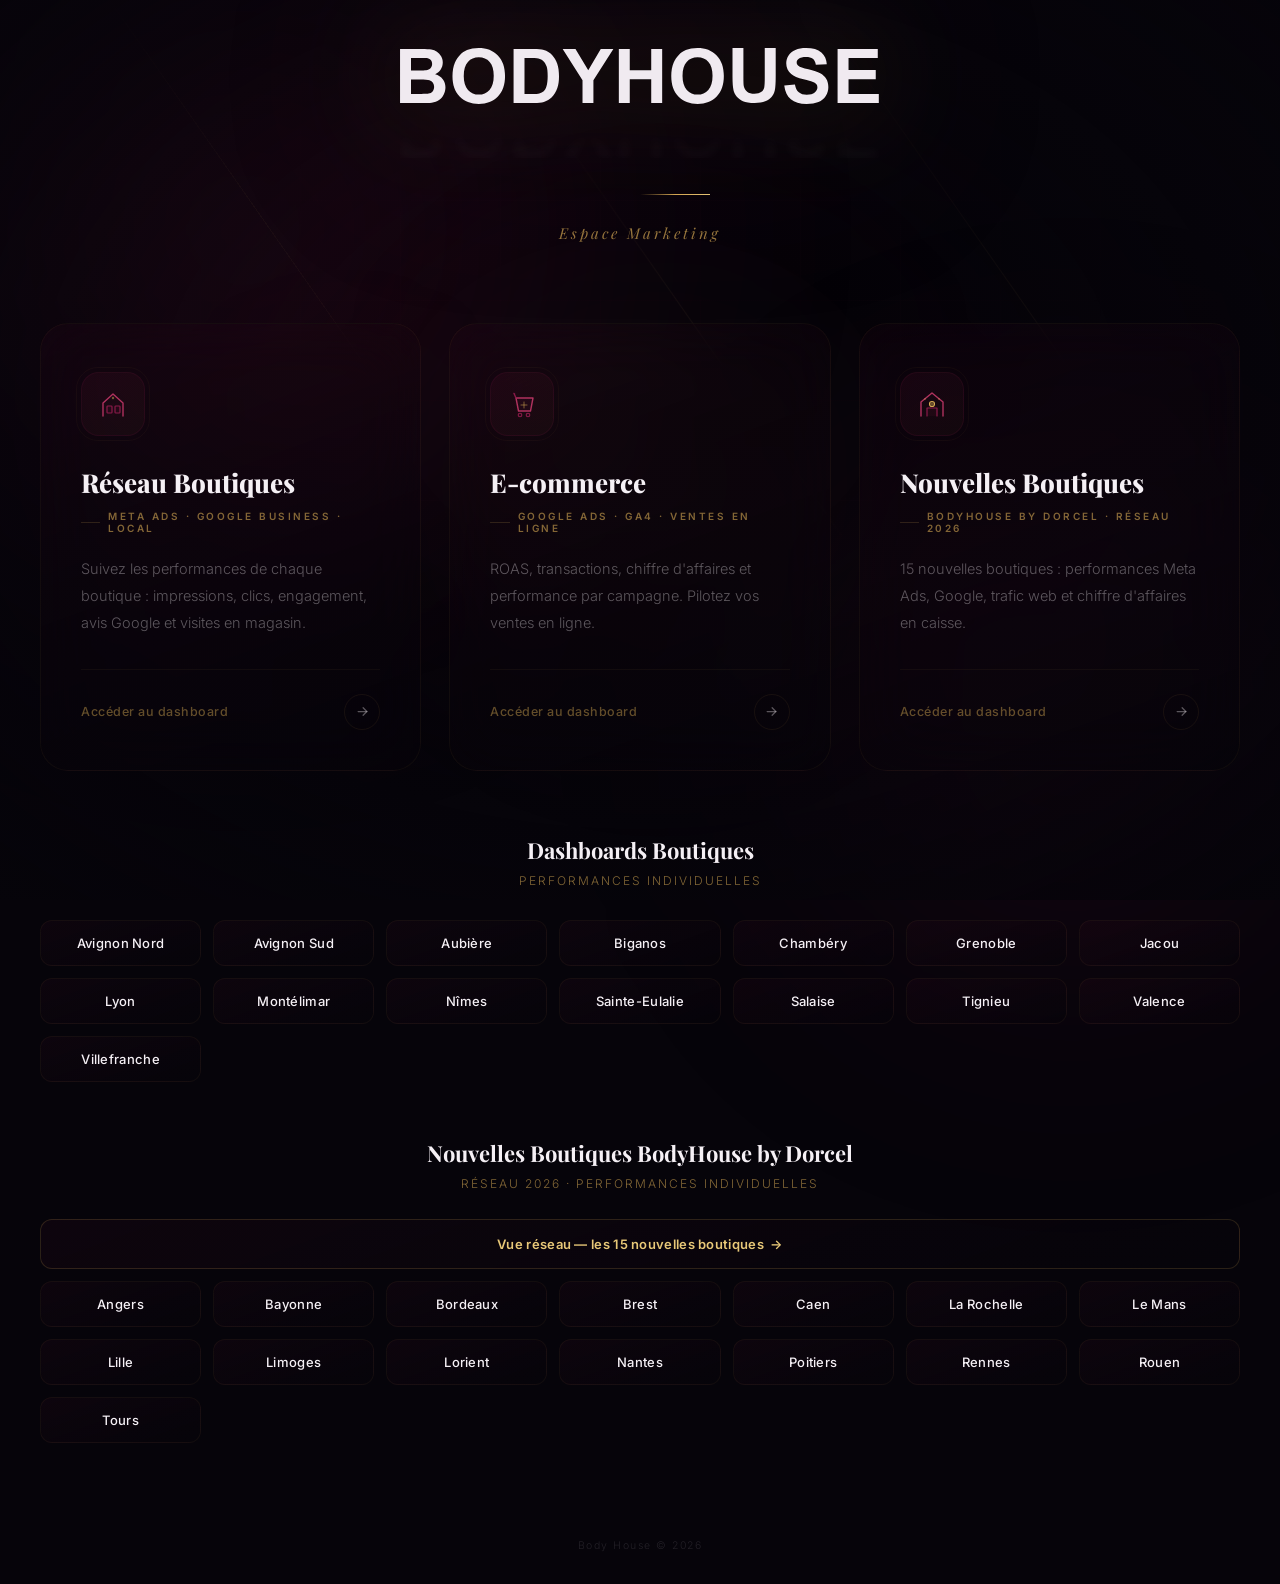
<file: gateway.html>
<!DOCTYPE html>
<html lang="fr">
<head>
<meta charset="UTF-8">
<meta name="viewport" content="width=device-width, initial-scale=1.0">
<title>Body House — Espace Marketing</title>
<link rel="preconnect" href="https://fonts.googleapis.com">
<link rel="preconnect" href="https://fonts.gstatic.com" crossorigin>
<link href="https://fonts.googleapis.com/css2?family=Playfair+Display:ital,wght@0,400;0,600;0,700;0,800;1,400&family=Inter:wght@200;300;400;500;600&display=swap" rel="stylesheet">
<style>
*,*::before,*::after{margin:0;padding:0;box-sizing:border-box}
:root{
  --wine:#8B1A4A;--wine-light:#B0325E;--wine-dark:#6D1339;
  --gold:#D4A853;--gold-light:#E8C878;--gold-dim:rgba(212,168,83,0.5);
  --coral:#F19D76;
  --bg:#06040a;--bg2:#0a0710;
  --text:#f5f0f5;--text-dim:rgba(245,240,245,0.35);
}
html{scroll-behavior:smooth}
body{min-height:100vh;background:var(--bg);color:var(--text);font-family:'Inter',sans-serif;overflow-x:hidden}

/* ═══════════════════════════════════
   CINEMATIC BACKGROUND
   ═══════════════════════════════════ */
.scene{position:fixed;inset:0;z-index:0;pointer-events:none}

/* Animated orbs */
.orb{position:absolute;border-radius:50%;filter:blur(120px);will-change:transform}
.orb-1{width:1000px;height:1000px;top:-30%;left:-20%;background:radial-gradient(circle,rgba(139,26,74,0.22) 0%,transparent 65%);animation:float1 24s ease-in-out infinite alternate}
.orb-2{width:800px;height:800px;bottom:-25%;right:-15%;background:radial-gradient(circle,rgba(109,19,57,0.18) 0%,transparent 65%);animation:float2 20s ease-in-out infinite alternate}
.orb-3{width:600px;height:600px;top:20%;right:25%;background:radial-gradient(circle,rgba(212,168,83,0.05) 0%,transparent 65%);animation:float3 28s ease-in-out infinite alternate}
.orb-4{width:300px;height:300px;bottom:30%;left:15%;background:radial-gradient(circle,rgba(241,157,118,0.04) 0%,transparent 65%);animation:float4 22s ease-in-out infinite alternate}

@keyframes float1{0%{transform:translate(0,0) scale(1)}100%{transform:translate(120px,80px) scale(1.18)}}
@keyframes float2{0%{transform:translate(0,0) scale(1)}100%{transform:translate(-90px,-60px) scale(1.12)}}
@keyframes float3{0%{transform:translate(0,0) scale(1)}100%{transform:translate(-50px,100px) scale(1.25)}}
@keyframes float4{0%{transform:translate(0,0) scale(1)}100%{transform:translate(70px,-40px) scale(1.1)}}

/* Diagonal light streaks */
.streak{position:absolute;width:1px;background:linear-gradient(180deg,transparent,rgba(212,168,83,0.06),transparent);transform:rotate(-35deg);animation:streakFade 8s ease-in-out infinite}
.streak-1{height:600px;top:-10%;left:20%;animation-delay:0s}
.streak-2{height:500px;top:10%;left:55%;animation-delay:2.5s}
.streak-3{height:700px;top:-5%;left:80%;animation-delay:5s}
@keyframes streakFade{0%,100%{opacity:0}50%{opacity:1}}

/* Grid overlay */
.grid{position:absolute;inset:0;
  background-image:linear-gradient(rgba(139,26,74,0.025) 1px,transparent 1px),linear-gradient(90deg,rgba(139,26,74,0.025) 1px,transparent 1px);
  background-size:100px 100px;
  mask-image:radial-gradient(ellipse 55% 45% at 50% 40%,black,transparent)}

/* Edge vignette */
.vignette{position:absolute;inset:0;background:radial-gradient(ellipse 75% 75% at 50% 45%,transparent 25%,var(--bg) 100%)}

/* ═══════════════════════════════════
   LAYOUT
   ═══════════════════════════════════ */
.page{position:relative;z-index:1;min-height:100vh;display:flex;flex-direction:column;align-items:center;justify-content:center;padding:48px 24px}

/* ═══════════════════════════════════
   HERO
   ═══════════════════════════════════ */
.hero{text-align:center;margin-bottom:80px}
.hero-inner{opacity:0;transform:translateY(35px);animation:rise 1s cubic-bezier(.16,1,.3,1) .2s forwards}

.logo-wrap{position:relative;display:flex;flex-direction:column;align-items:center}
.logo{width:clamp(300px,50vw,480px);height:auto;position:relative;z-index:1;display:block;margin:0 auto;
  filter:drop-shadow(0 0 50px rgba(212,168,83,0.22)) drop-shadow(0 0 100px rgba(139,26,74,0.28)) drop-shadow(0 8px 24px rgba(0,0,0,0.6));
  animation:logoBreathe 6s ease-in-out infinite}
/* Reflection */
.logo-reflect{width:clamp(300px,50vw,480px);height:auto;margin-top:-2px;display:block;margin-left:auto;margin-right:auto;transform:scaleY(-1);opacity:.07;filter:blur(4px);mask-image:linear-gradient(to bottom,rgba(0,0,0,0.5),transparent 50%);-webkit-mask-image:linear-gradient(to bottom,rgba(0,0,0,0.5),transparent 50%);pointer-events:none}

@keyframes logoBreathe{
  0%,100%{filter:drop-shadow(0 0 50px rgba(212,168,83,0.22)) drop-shadow(0 0 100px rgba(139,26,74,0.28)) drop-shadow(0 8px 24px rgba(0,0,0,0.6))}
  50%{filter:drop-shadow(0 0 70px rgba(212,168,83,0.35)) drop-shadow(0 0 120px rgba(139,26,74,0.40)) drop-shadow(0 8px 28px rgba(0,0,0,0.7))}
}

.separator{width:140px;height:1px;margin:36px auto 0;position:relative;overflow:hidden}
.separator::before{content:'';position:absolute;width:100%;height:100%;background:linear-gradient(90deg,transparent,var(--gold),var(--gold-light),var(--gold),transparent);animation:scanLine 3.5s ease-in-out infinite}
@keyframes scanLine{0%{transform:translateX(-120%)}100%{transform:translateX(120%)}}

.tagline{margin-top:28px;font-family:'Playfair Display',serif;font-weight:400;font-style:italic;font-size:15px;letter-spacing:3px;color:var(--gold);opacity:.7}

/* ═══════════════════════════════════
   CARDS
   ═══════════════════════════════════ */
.cards{display:grid;grid-template-columns:repeat(3,1fr);gap:28px;width:100%;max-width:1200px}

.card{
  position:relative;
  background:linear-gradient(160deg,rgba(139,26,74,0.05) 0%,rgba(6,4,10,0.6) 100%);
  border:1px solid rgba(212,168,83,0.05);
  border-radius:28px;
  padding:48px 40px 40px;
  text-decoration:none;color:var(--text);
  display:flex;flex-direction:column;
  backdrop-filter:blur(30px);-webkit-backdrop-filter:blur(30px);
  transition:all .45s cubic-bezier(.16,1,.3,1);
  cursor:pointer;overflow:hidden;
  opacity:0;transform:translateY(44px);
}
.card:nth-child(1){animation:rise .8s cubic-bezier(.16,1,.3,1) .5s forwards}
.card:nth-child(2){animation:rise .8s cubic-bezier(.16,1,.3,1) .65s forwards}
.card:nth-child(3){animation:rise .8s cubic-bezier(.16,1,.3,1) .8s forwards}

/* Top border glow */
.card::before{content:'';position:absolute;top:-1px;left:20%;right:20%;height:1px;background:linear-gradient(90deg,transparent,rgba(212,168,83,0.2),transparent);transition:all .45s;opacity:0}
.card:hover::before{opacity:1;left:10%;right:10%}

/* Inner corner accent */
.card::after{content:'';position:absolute;top:0;right:0;width:120px;height:120px;background:radial-gradient(circle at 100% 0%,rgba(139,26,74,0.1) 0%,transparent 70%);pointer-events:none;transition:opacity .45s;opacity:0}
.card:hover::after{opacity:1}

.card:hover{
  transform:translateY(-10px);
  border-color:rgba(212,168,83,0.18);
  box-shadow:0 12px 48px rgba(139,26,74,0.10),0 32px 100px rgba(0,0,0,0.25),inset 0 1px 0 rgba(212,168,83,0.06);
}

/* Icon */
.card-icon{
  width:64px;height:64px;border-radius:18px;
  background:linear-gradient(145deg,rgba(139,26,74,0.10) 0%,rgba(212,168,83,0.04) 100%);
  border:1px solid rgba(139,26,74,0.12);
  display:flex;align-items:center;justify-content:center;
  margin-bottom:32px;transition:all .45s;position:relative;
}
.card-icon::after{content:'';position:absolute;inset:-6px;border-radius:22px;border:1px solid rgba(212,168,83,0.04);transition:all .45s}
.card:hover .card-icon{
  border-color:rgba(212,168,83,0.25);
  box-shadow:0 0 28px rgba(139,26,74,0.12);
  background:linear-gradient(145deg,rgba(139,26,74,0.16) 0%,rgba(212,168,83,0.08) 100%);
}
.card:hover .card-icon::after{border-color:rgba(212,168,83,0.10)}
.card-icon svg{width:30px;height:30px}

/* Title */
.card-title{font-family:'Playfair Display',serif;font-weight:800;font-size:26px;line-height:1.15;margin-bottom:12px}

/* Tag */
.card-tag{display:flex;align-items:center;gap:8px;font-size:10px;font-weight:600;letter-spacing:2.5px;text-transform:uppercase;color:var(--gold);margin-bottom:22px;opacity:.6}
.card-tag::before{content:'';width:20px;height:1px;background:var(--gold);opacity:.3}

/* Description */
.card-desc{font-weight:300;font-size:14.5px;line-height:1.85;color:rgba(245,240,245,0.35);flex-grow:1}

/* CTA */
.card-cta{
  display:flex;align-items:center;justify-content:space-between;
  margin-top:32px;padding-top:24px;
  border-top:1px solid rgba(212,168,83,0.05);
}
.card-cta-text{font-size:12.5px;font-weight:500;color:rgba(212,168,83,0.45);letter-spacing:.5px;transition:color .35s}
.card:hover .card-cta-text{color:var(--gold)}
.card-cta-arrow{
  width:36px;height:36px;border-radius:50%;
  border:1px solid rgba(212,168,83,0.08);
  display:flex;align-items:center;justify-content:center;
  transition:all .35s;
}
.card:hover .card-cta-arrow{border-color:rgba(212,168,83,0.3);background:rgba(212,168,83,0.06);transform:translateX(4px)}
.card-cta-arrow svg{width:15px;height:15px;stroke:rgba(245,240,245,0.35);transition:stroke .35s}
.card:hover .card-cta-arrow svg{stroke:var(--gold)}

/* ═══════════════════════════════════
   FOOTER
   ═══════════════════════════════════ */
.foot{position:relative;z-index:1;text-align:center;padding:48px 24px 32px;font-size:10.5px;font-weight:300;color:rgba(245,240,245,0.12);letter-spacing:1.5px;opacity:0;animation:rise .6s ease 1s forwards}

/* ═══════════════════════════════════
   ANIMATIONS
   ═══════════════════════════════════ */
@keyframes rise{to{opacity:1;transform:translateY(0)}}

/* ═══════════════════════════════════
   RESPONSIVE
   ═══════════════════════════════════ */
@media(max-width:1000px){
  .cards{grid-template-columns:1fr 1fr}
  .card:nth-child(3){grid-column:1 / -1;max-width:480px;justify-self:center;width:100%}
}
@media(max-width:820px){
  .cards{grid-template-columns:1fr;max-width:480px}
  .card{padding:36px 30px 32px}
  .logo,.logo-reflect{width:280px}
  .hero{margin-bottom:56px}
  .tagline{font-size:13px;letter-spacing:2px}
  .card-title{font-size:22px}
}
.blink{
  display:flex;align-items:center;justify-content:center;
  padding:14px 16px;border-radius:12px;
  background:linear-gradient(160deg,rgba(139,26,74,0.06),rgba(6,4,10,0.5));
  border:1px solid rgba(212,168,83,0.06);
  color:var(--text);text-decoration:none;
  font-size:13px;font-weight:500;letter-spacing:.3px;
  transition:all .35s cubic-bezier(.16,1,.3,1);
  backdrop-filter:blur(12px);-webkit-backdrop-filter:blur(12px);
}
.blink:hover{
  border-color:rgba(212,168,83,0.22);
  background:linear-gradient(160deg,rgba(139,26,74,0.12),rgba(212,168,83,0.04));
  box-shadow:0 4px 20px rgba(139,26,74,0.08);
  transform:translateY(-3px);
  color:var(--gold-light);
}
@media(max-width:480px){
  .logo,.logo-reflect{width:240px}
  .card{padding:28px 24px 24px;border-radius:20px}
  .card-icon{width:52px;height:52px}
}
</style>
</head>
<body>

<!-- ═══ CINEMATIC SCENE ═══ -->
<div class="scene">
  <div class="orb orb-1"></div>
  <div class="orb orb-2"></div>
  <div class="orb orb-3"></div>
  <div class="orb orb-4"></div>
  <div class="streak streak-1"></div>
  <div class="streak streak-2"></div>
  <div class="streak streak-3"></div>
  <div class="grid"></div>
  <div class="vignette"></div>
</div>

<!-- ═══ PAGE ═══ -->
<div class="page">

  <!-- HERO -->
  <header class="hero">
    <div class="hero-inner">
      <div class="logo-wrap">
        <img src="bodyhouse-logo.svg" alt="Body House" class="logo">
        <img src="bodyhouse-logo.svg" alt="" class="logo-reflect" aria-hidden="true">
      </div>
      <div class="separator"></div>
      <p class="tagline">Espace Marketing</p>
    </div>
  </header>

  <!-- CARDS -->
  <nav class="cards">

    <!-- Réseau Boutiques -->
    <a href="index.html" class="card">
      <div class="card-icon">
        <svg viewBox="0 0 30 30" fill="none" stroke-linecap="round" stroke-linejoin="round">
          <path d="M5 27V14L15 5l10 9v13" stroke="#B0325E" stroke-width="1.4"/>
          <rect x="9" y="17" width="5" height="7" rx=".8" stroke="#8B1A4A" stroke-width="1.2" fill="rgba(139,26,74,0.08)"/>
          <rect x="17" y="17" width="5" height="7" rx=".8" stroke="#8B1A4A" stroke-width="1.2" fill="rgba(139,26,74,0.08)"/>
          <circle cx="15" cy="9" r="1.2" fill="#D4A853" opacity=".5"/>
          <line x1="15" y1="14" x2="15" y2="27" stroke="rgba(139,26,74,0.12)" stroke-width=".7"/>
        </svg>
      </div>
      <div class="card-title">Réseau Boutiques</div>
      <div class="card-tag">Meta Ads · Google Business · Local</div>
      <div class="card-desc">Suivez les performances de chaque boutique : impressions, clics, engagement, avis Google et visites en magasin.</div>
      <div class="card-cta">
        <span class="card-cta-text">Accéder au dashboard</span>
        <div class="card-cta-arrow"><svg viewBox="0 0 24 24" fill="none" stroke-width="2" stroke-linecap="round"><line x1="5" y1="12" x2="19" y2="12"/><polyline points="13 6 19 12 13 18"/></svg></div>
      </div>
    </a>

    <!-- E-commerce -->
    <a href="ecommerce/index.html" class="card">
      <div class="card-icon">
        <svg viewBox="0 0 30 30" fill="none" stroke-linecap="round" stroke-linejoin="round">
          <path d="M9 9h17l-2.5 13H11.5L9 9z" stroke="#B0325E" stroke-width="1.4" fill="rgba(139,26,74,0.05)"/>
          <path d="M9 9L7 4.5" stroke="#8B1A4A" stroke-width="1.4"/>
          <circle cx="13" cy="26" r="1.8" stroke="#8B1A4A" stroke-width="1.1" fill="rgba(139,26,74,0.08)"/>
          <circle cx="21" cy="26" r="1.8" stroke="#8B1A4A" stroke-width="1.1" fill="rgba(139,26,74,0.08)"/>
          <line x1="17" y1="13" x2="17" y2="19" stroke="#D4A853" stroke-width="1" opacity=".55"/>
          <line x1="14" y1="16" x2="20" y2="16" stroke="#D4A853" stroke-width="1" opacity=".55"/>
        </svg>
      </div>
      <div class="card-title">E-commerce</div>
      <div class="card-tag">Google Ads · GA4 · Ventes en ligne</div>
      <div class="card-desc">ROAS, transactions, chiffre d'affaires et performance par campagne. Pilotez vos ventes en ligne.</div>
      <div class="card-cta">
        <span class="card-cta-text">Accéder au dashboard</span>
        <div class="card-cta-arrow"><svg viewBox="0 0 24 24" fill="none" stroke-width="2" stroke-linecap="round"><line x1="5" y1="12" x2="19" y2="12"/><polyline points="13 6 19 12 13 18"/></svg></div>
      </div>
    </a>

    <!-- Nouvelles Boutiques BodyHouse by Dorcel -->
    <a href="bhdor/index.html" class="card">
      <div class="card-icon">
        <svg viewBox="0 0 30 30" fill="none" stroke-linecap="round" stroke-linejoin="round">
          <path d="M4 27V13L15 4l11 9v14" stroke="#B0325E" stroke-width="1.4"/>
          <path d="M10 27v-8h10v8" stroke="#8B1A4A" stroke-width="1.2" fill="rgba(139,26,74,0.08)"/>
          <circle cx="15" cy="15" r="2.5" stroke="#D4A853" stroke-width="1.2" fill="rgba(212,168,83,0.06)"/>
          <path d="M15 12.5v5M12.5 15h5" stroke="#D4A853" stroke-width=".8" opacity=".6"/>
          <circle cx="8" cy="10" r="1" fill="#D4A853" opacity=".35"/>
          <circle cx="22" cy="10" r="1" fill="#D4A853" opacity=".35"/>
        </svg>
      </div>
      <div class="card-title">Nouvelles Boutiques</div>
      <div class="card-tag">BodyHouse by Dorcel · Réseau 2026</div>
      <div class="card-desc">15 nouvelles boutiques : performances Meta Ads, Google, trafic web et chiffre d'affaires en caisse.</div>
      <div class="card-cta">
        <span class="card-cta-text">Accéder au dashboard</span>
        <div class="card-cta-arrow"><svg viewBox="0 0 24 24" fill="none" stroke-width="2" stroke-linecap="round"><line x1="5" y1="12" x2="19" y2="12"/><polyline points="13 6 19 12 13 18"/></svg></div>
      </div>
    </a>

  </nav>

  <!-- BOUTIQUES -->
  <section class="boutiques-section" style="width:100%;max-width:1200px;margin-top:64px;opacity:0;transform:translateY(30px);animation:rise .8s cubic-bezier(.16,1,.3,1) .85s forwards">
    <div style="text-align:center;margin-bottom:32px">
      <h2 style="font-family:'Playfair Display',serif;font-weight:700;font-size:22px;color:var(--text);margin-bottom:8px">Dashboards Boutiques</h2>
      <p style="font-size:12px;font-weight:300;color:var(--gold);opacity:.6;letter-spacing:2px">PERFORMANCES INDIVIDUELLES</p>
    </div>
    <div style="display:grid;grid-template-columns:repeat(auto-fill,minmax(160px,1fr));gap:12px">
      <a href="boutique.html?b=avignon-nord" class="blink">Avignon Nord</a>
      <a href="boutique.html?b=avignon-sud" class="blink">Avignon Sud</a>
      <a href="boutique.html?b=aubiere" class="blink">Aubière</a>
      <a href="boutique.html?b=biganos" class="blink">Biganos</a>
      <a href="boutique.html?b=chambery" class="blink">Chambéry</a>
      <a href="boutique.html?b=grenoble" class="blink">Grenoble</a>
      <a href="boutique.html?b=jacou" class="blink">Jacou</a>
      <a href="boutique.html?b=lyon" class="blink">Lyon</a>
      <a href="boutique.html?b=montelimar" class="blink">Montélimar</a>
      <a href="boutique.html?b=nimes" class="blink">Nîmes</a>
      <a href="boutique.html?b=sainte-eulalie" class="blink">Sainte-Eulalie</a>
      <a href="boutique.html?b=salaise" class="blink">Salaise</a>
      <a href="boutique.html?b=tignieu" class="blink">Tignieu</a>
      <a href="boutique.html?b=valence" class="blink">Valence</a>
      <a href="boutique.html?b=villefranche" class="blink">Villefranche</a>
    </div>
  </section>

  <!-- NOUVELLES BOUTIQUES -->
  <section class="boutiques-section" style="width:100%;max-width:1200px;margin-top:56px;opacity:0;transform:translateY(30px);animation:rise .8s cubic-bezier(.16,1,.3,1) 1s forwards">
    <div style="text-align:center;margin-bottom:28px">
      <h2 style="font-family:'Playfair Display',serif;font-weight:700;font-size:22px;color:var(--text);margin-bottom:8px">Nouvelles Boutiques BodyHouse by Dorcel</h2>
      <p style="font-size:12px;font-weight:300;color:var(--gold);opacity:.6;letter-spacing:2px">RÉSEAU 2026 · PERFORMANCES INDIVIDUELLES</p>
    </div>
    <a href="bhdor/index.html" class="blink" style="margin-bottom:12px;padding:16px;font-weight:600;color:var(--gold-light);border-color:rgba(212,168,83,0.18)">Vue réseau — les 15 nouvelles boutiques &nbsp;→</a>
    <div style="display:grid;grid-template-columns:repeat(auto-fill,minmax(160px,1fr));gap:12px">
      <a href="bhdor/boutique.html?b=angers" class="blink">Angers</a>
      <a href="bhdor/boutique.html?b=bayonne" class="blink">Bayonne</a>
      <a href="bhdor/boutique.html?b=bordeaux" class="blink">Bordeaux</a>
      <a href="bhdor/boutique.html?b=brest" class="blink">Brest</a>
      <a href="bhdor/boutique.html?b=caen" class="blink">Caen</a>
      <a href="bhdor/boutique.html?b=la-rochelle" class="blink">La Rochelle</a>
      <a href="bhdor/boutique.html?b=le-mans" class="blink">Le Mans</a>
      <a href="bhdor/boutique.html?b=lille" class="blink">Lille</a>
      <a href="bhdor/boutique.html?b=limoges" class="blink">Limoges</a>
      <a href="bhdor/boutique.html?b=lorient" class="blink">Lorient</a>
      <a href="bhdor/boutique.html?b=nantes" class="blink">Nantes</a>
      <a href="bhdor/boutique.html?b=poitiers" class="blink">Poitiers</a>
      <a href="bhdor/boutique.html?b=rennes" class="blink">Rennes</a>
      <a href="bhdor/boutique.html?b=rouen" class="blink">Rouen</a>
      <a href="bhdor/boutique.html?b=tours" class="blink">Tours</a>
    </div>
  </section>

</div>

<footer class="foot">Body House &copy; 2026</footer>

</body>
</html>
</file>
